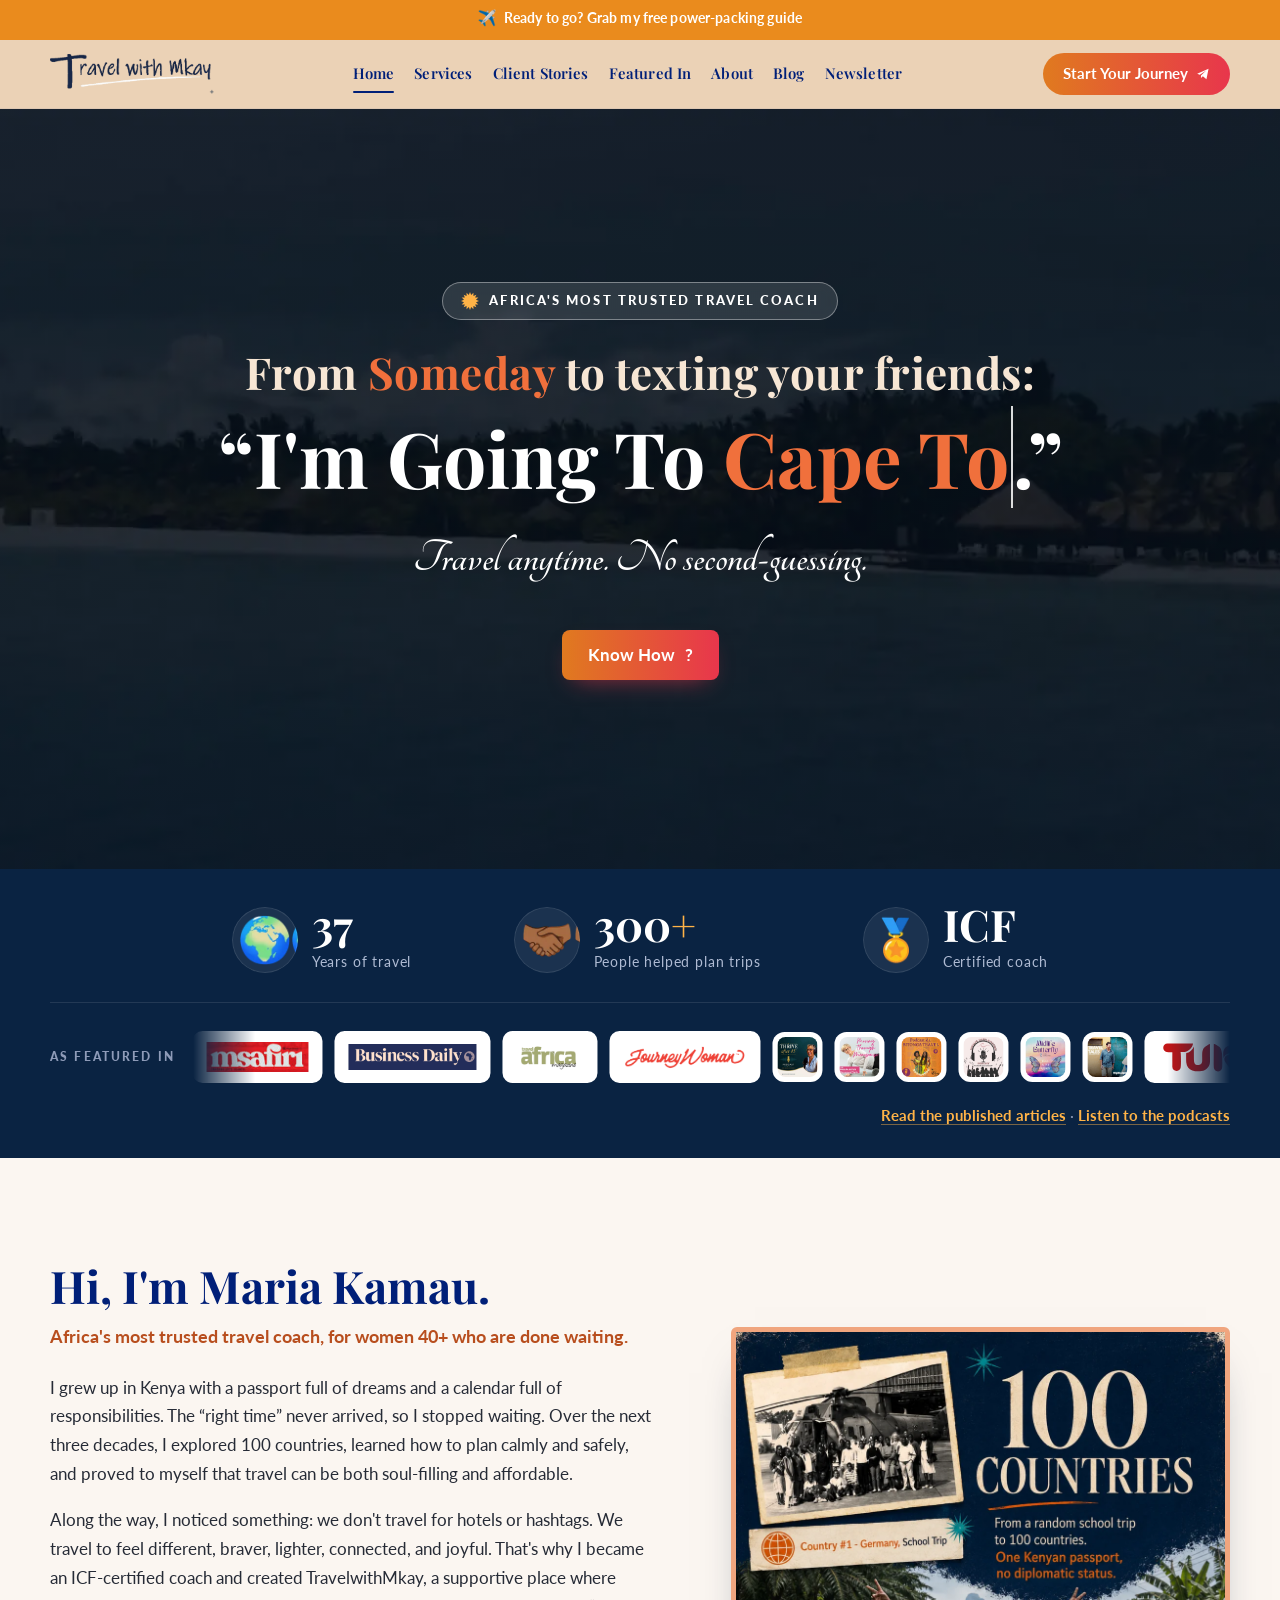
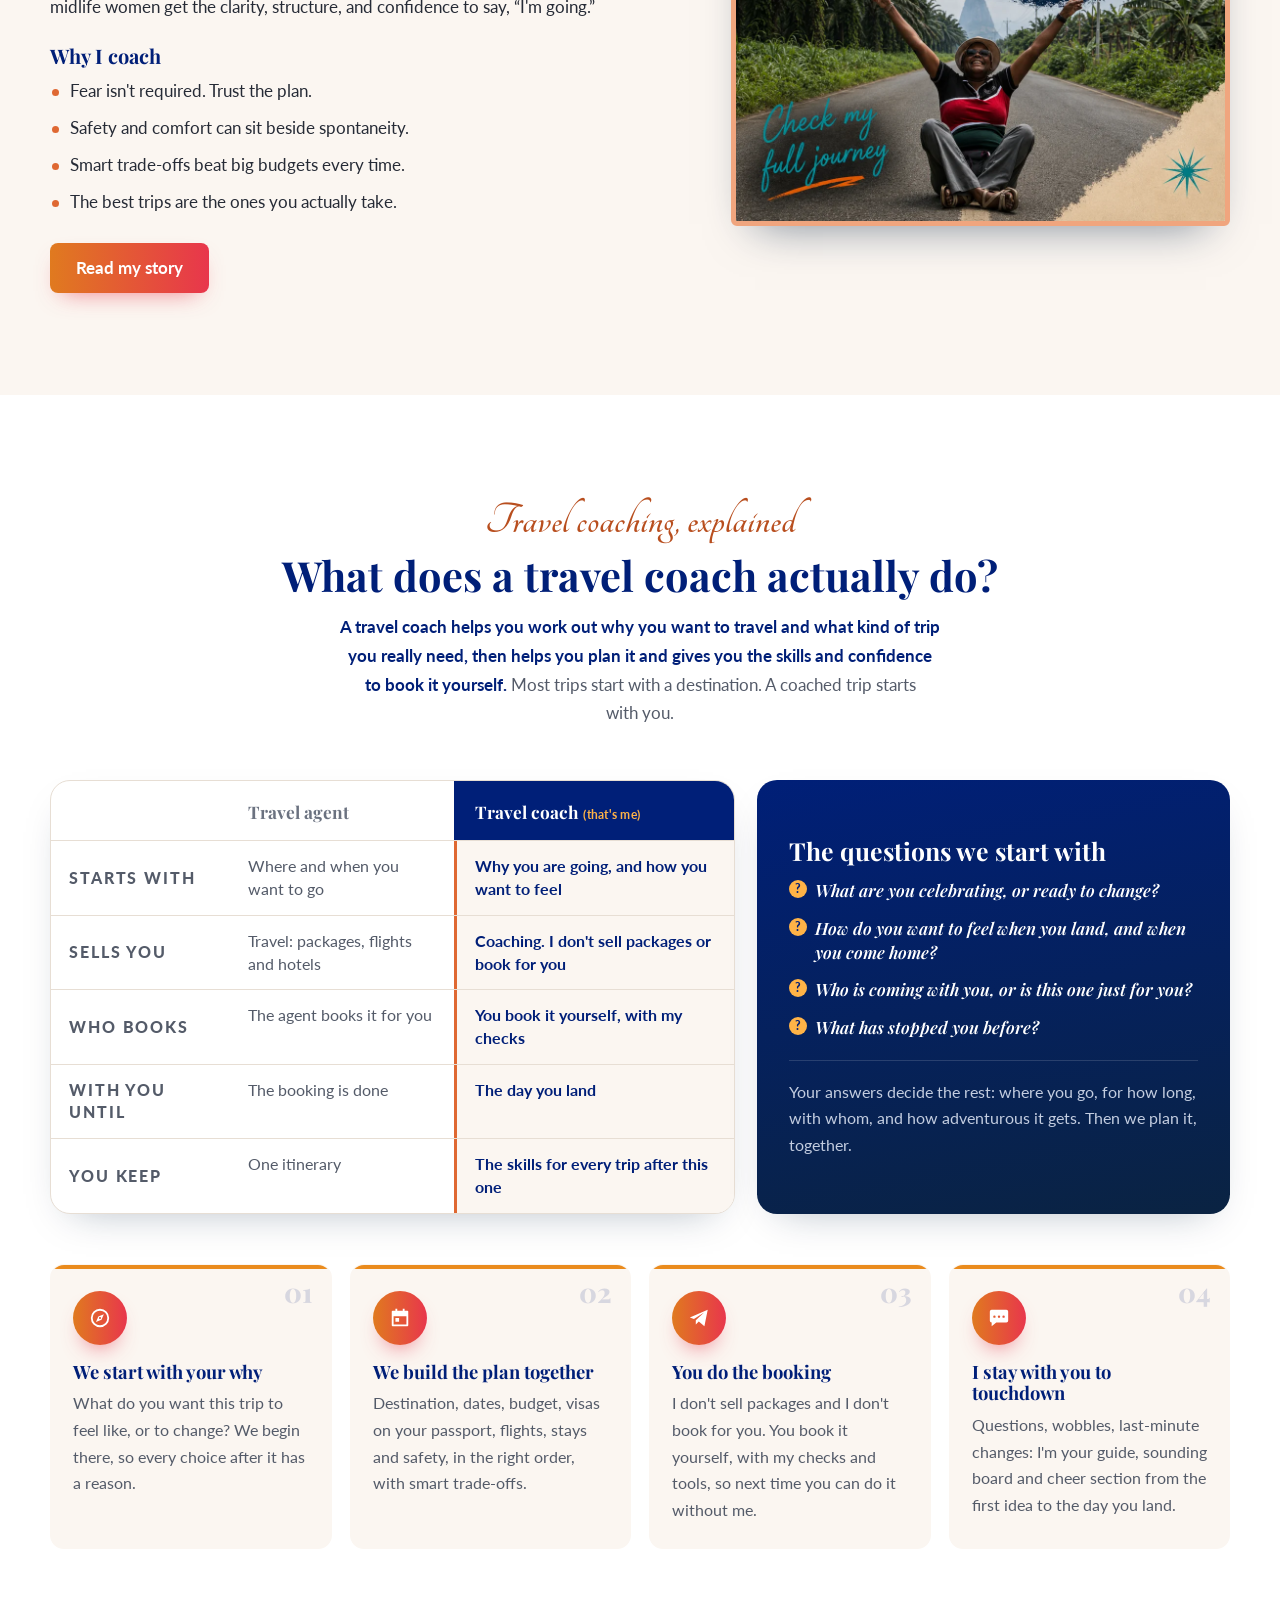
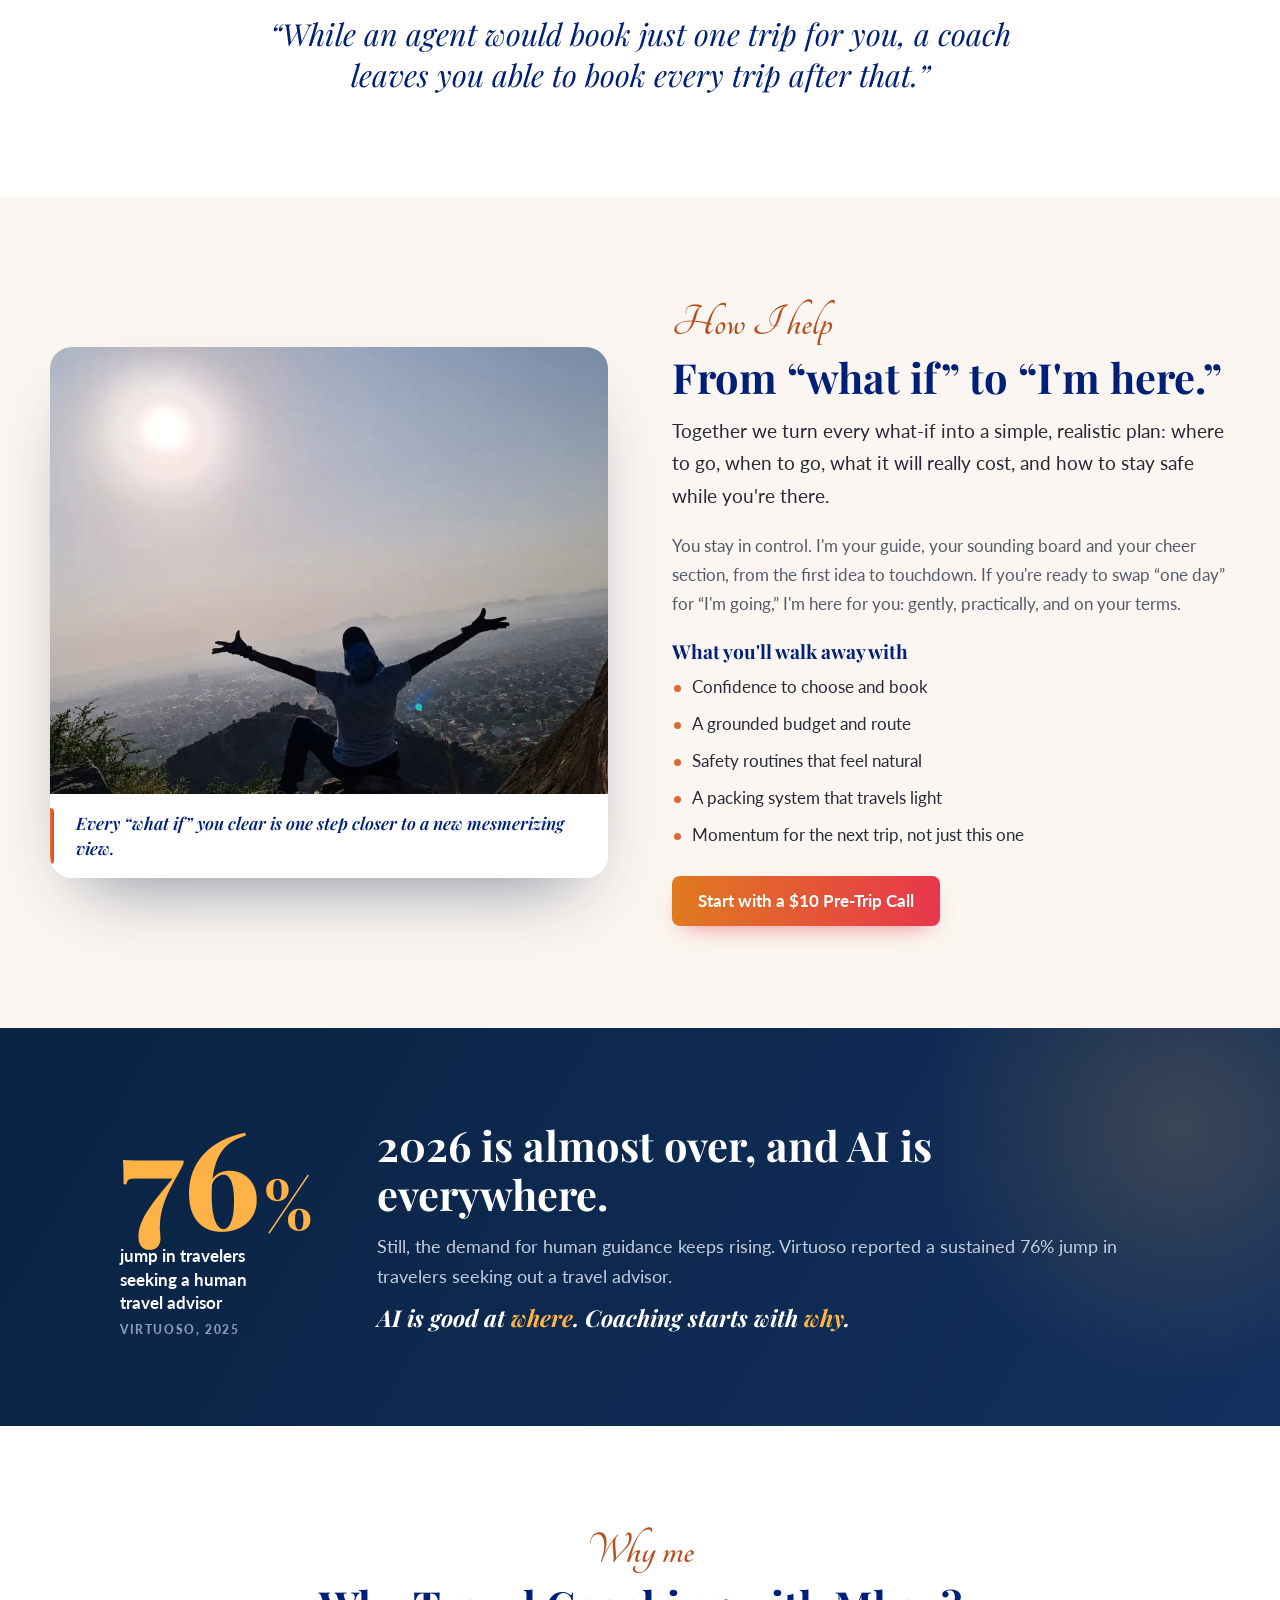
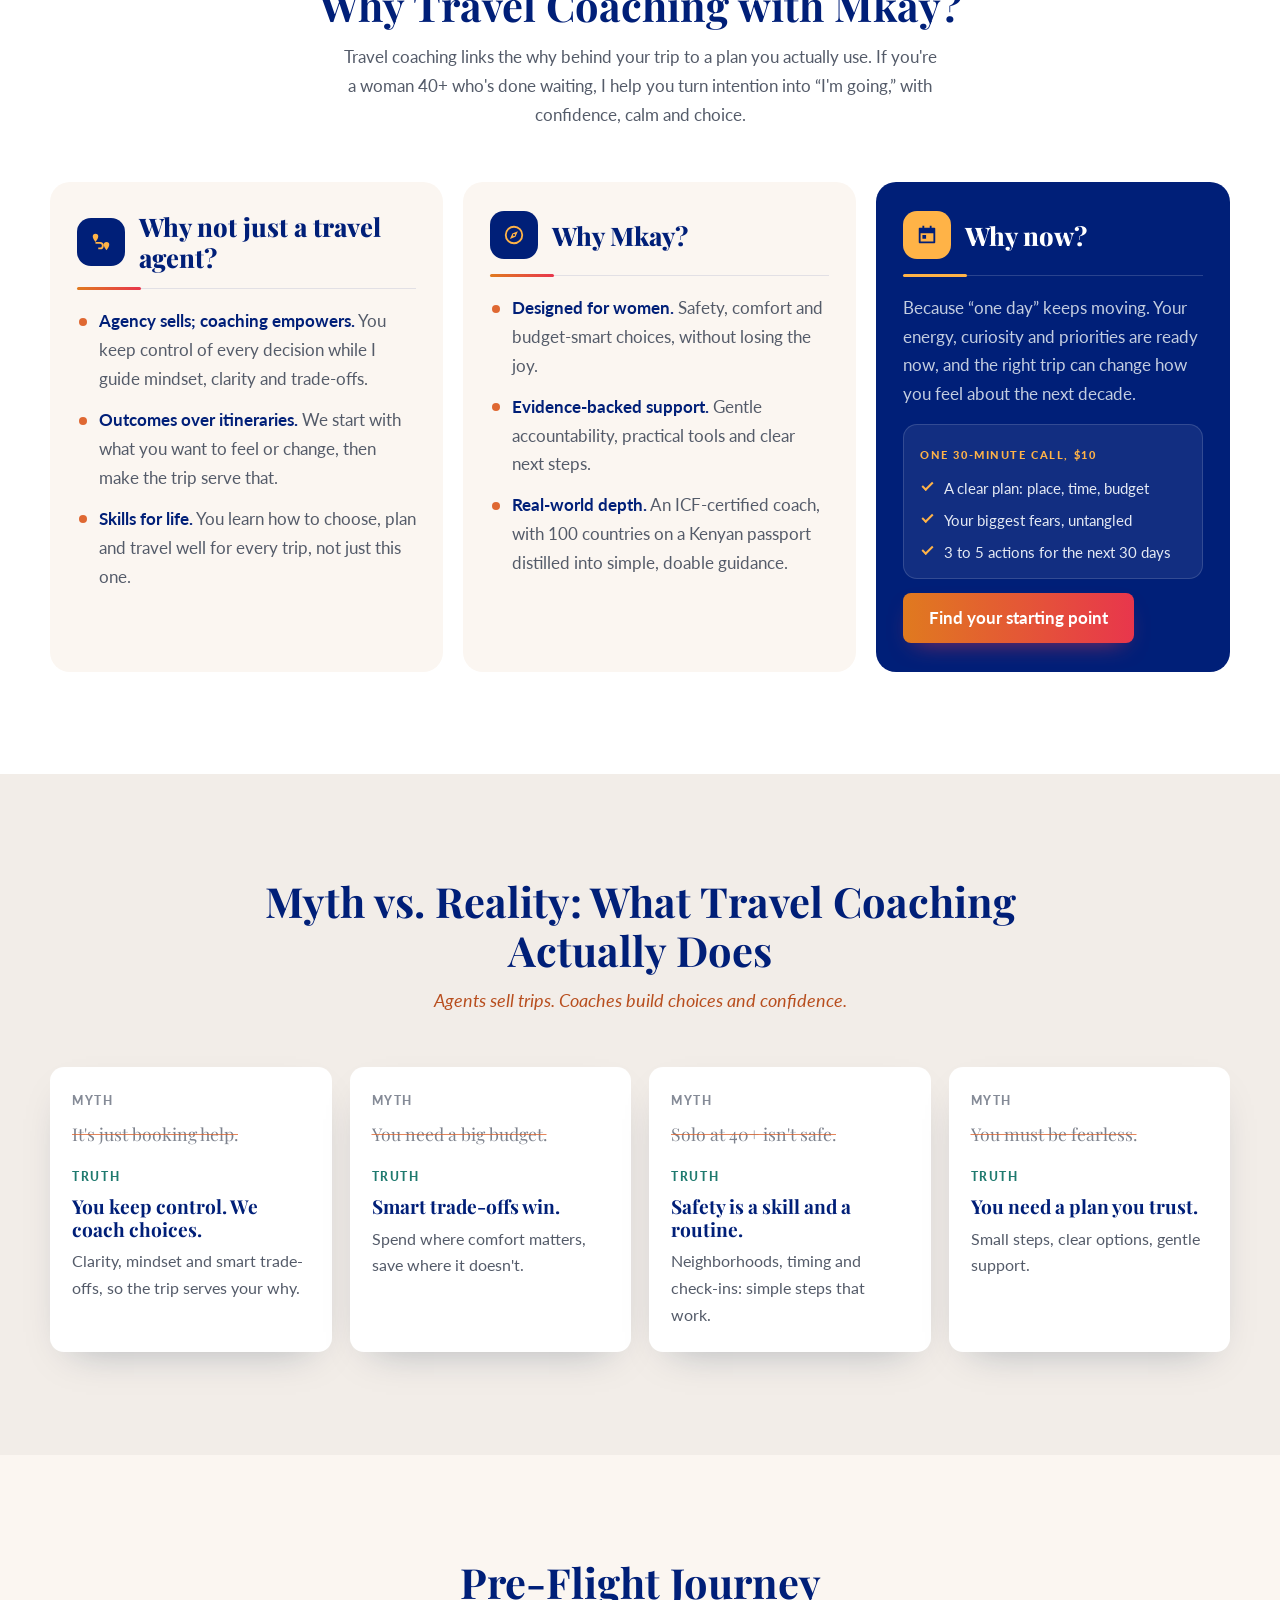
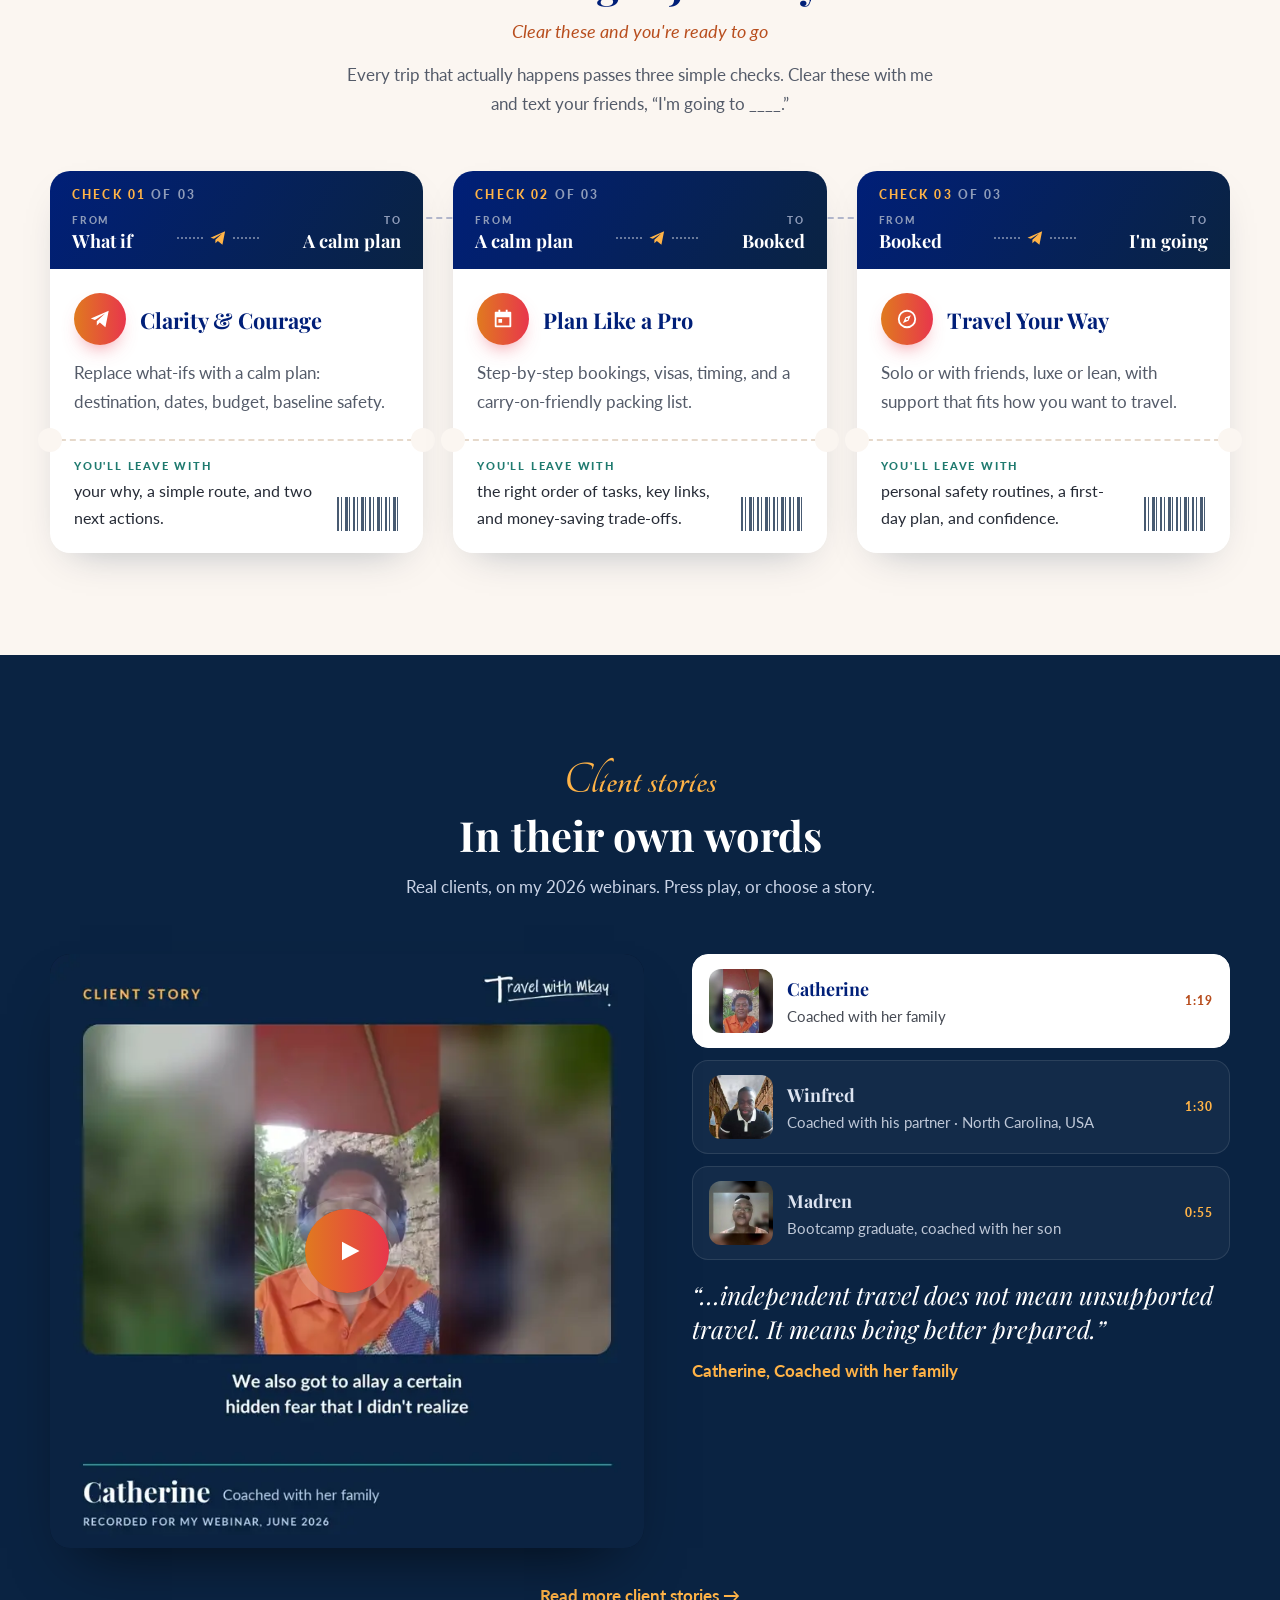
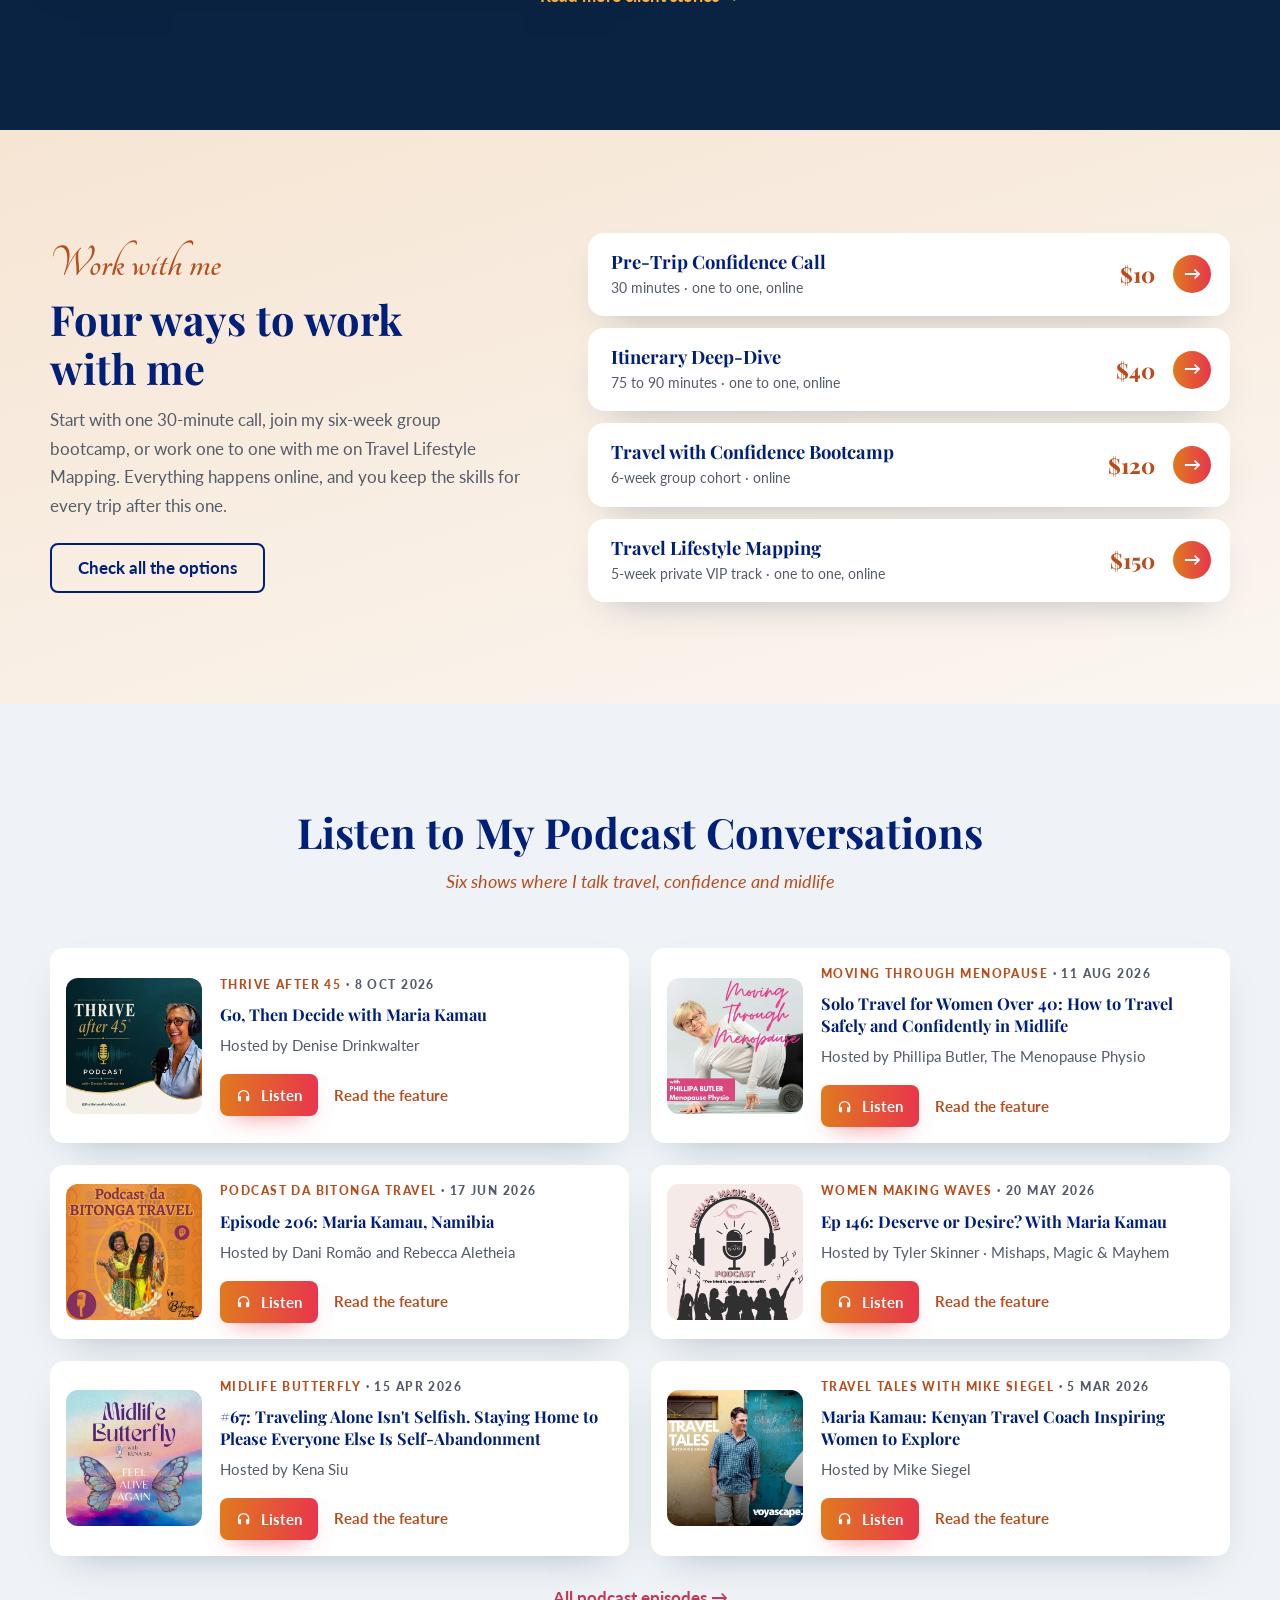
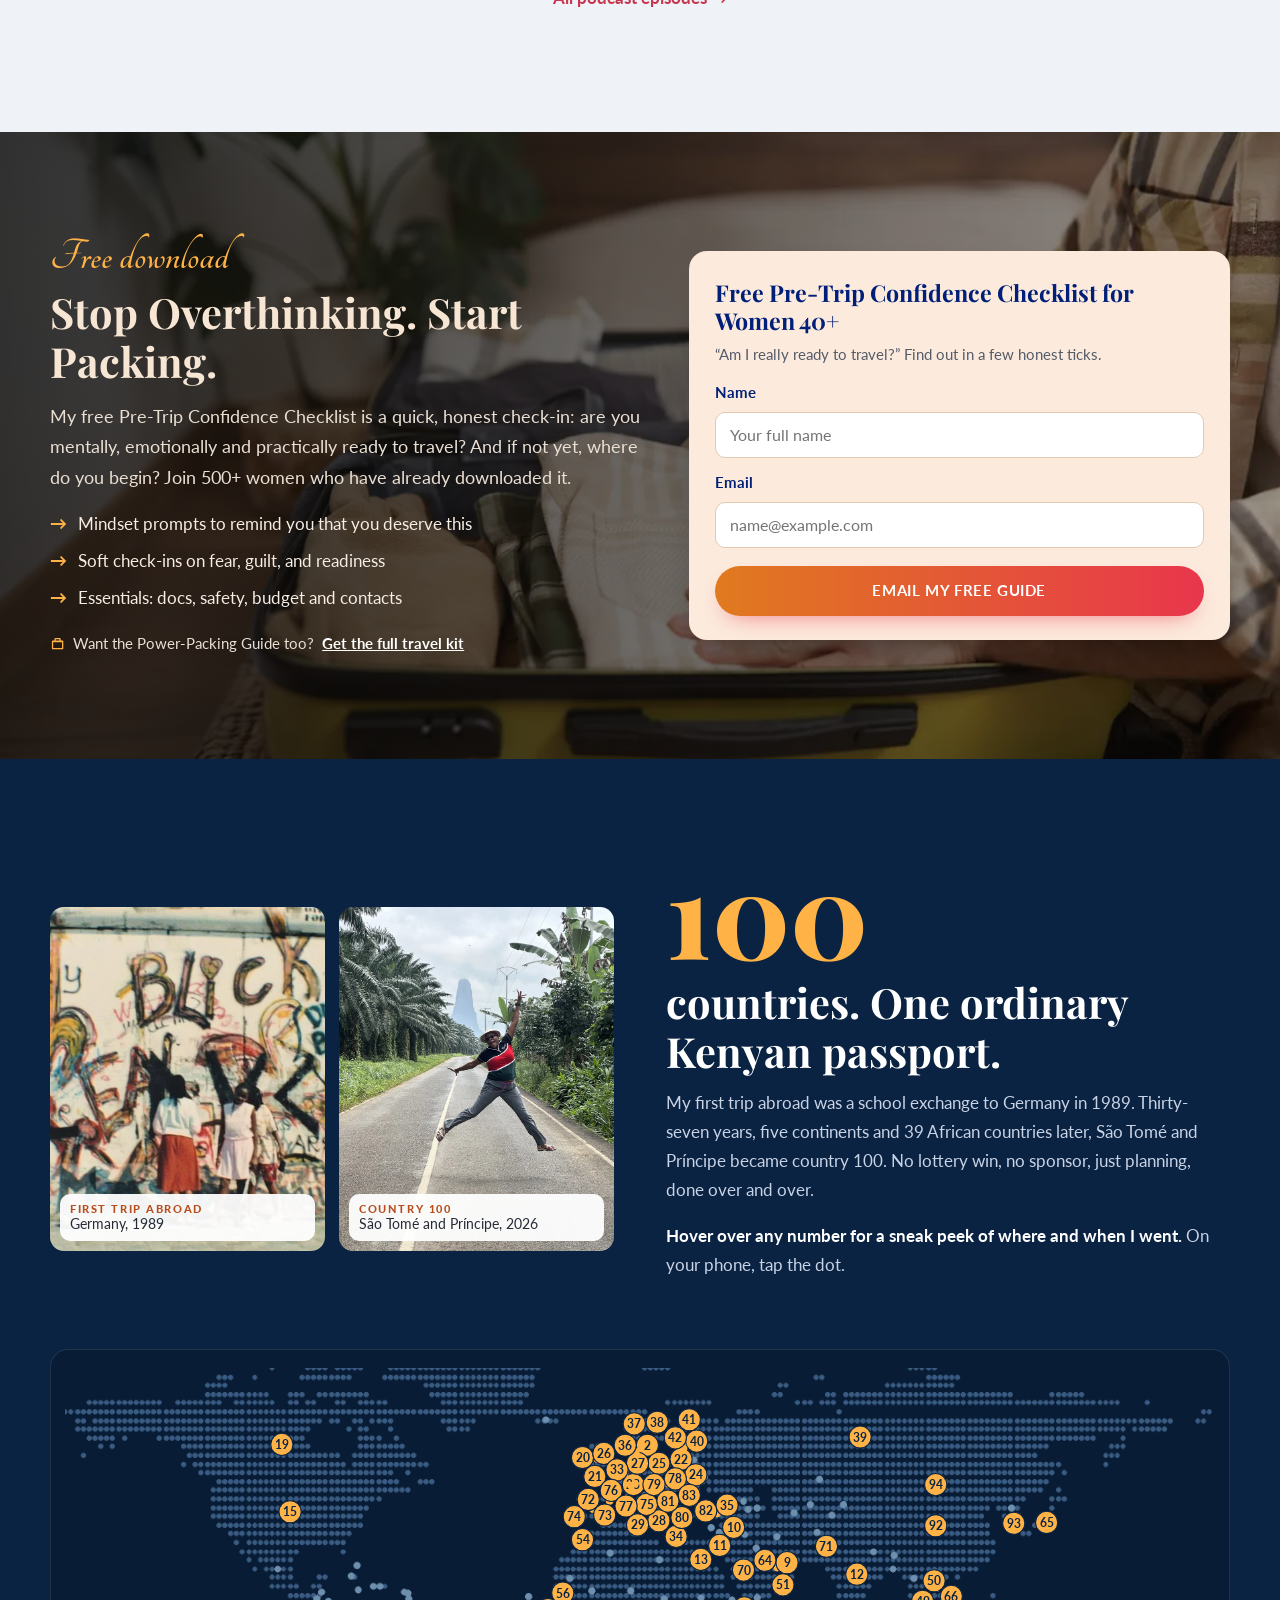
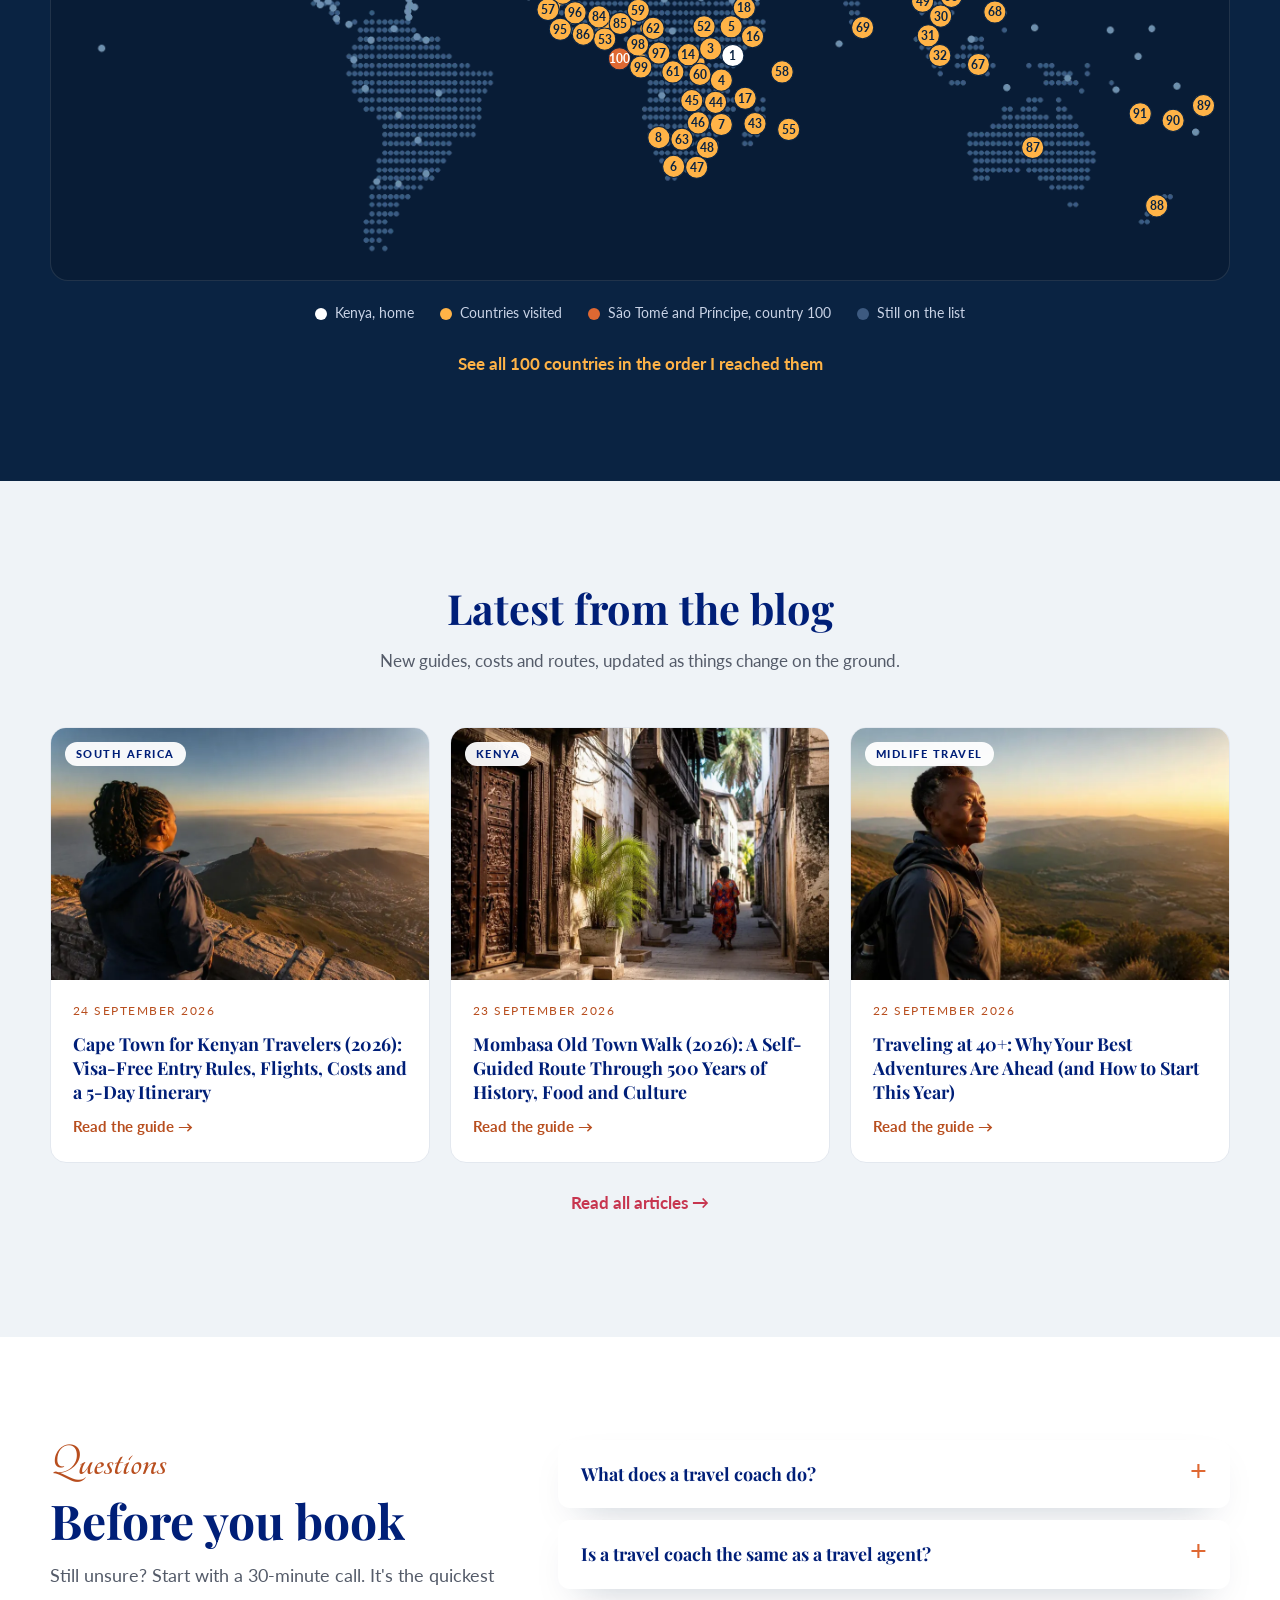
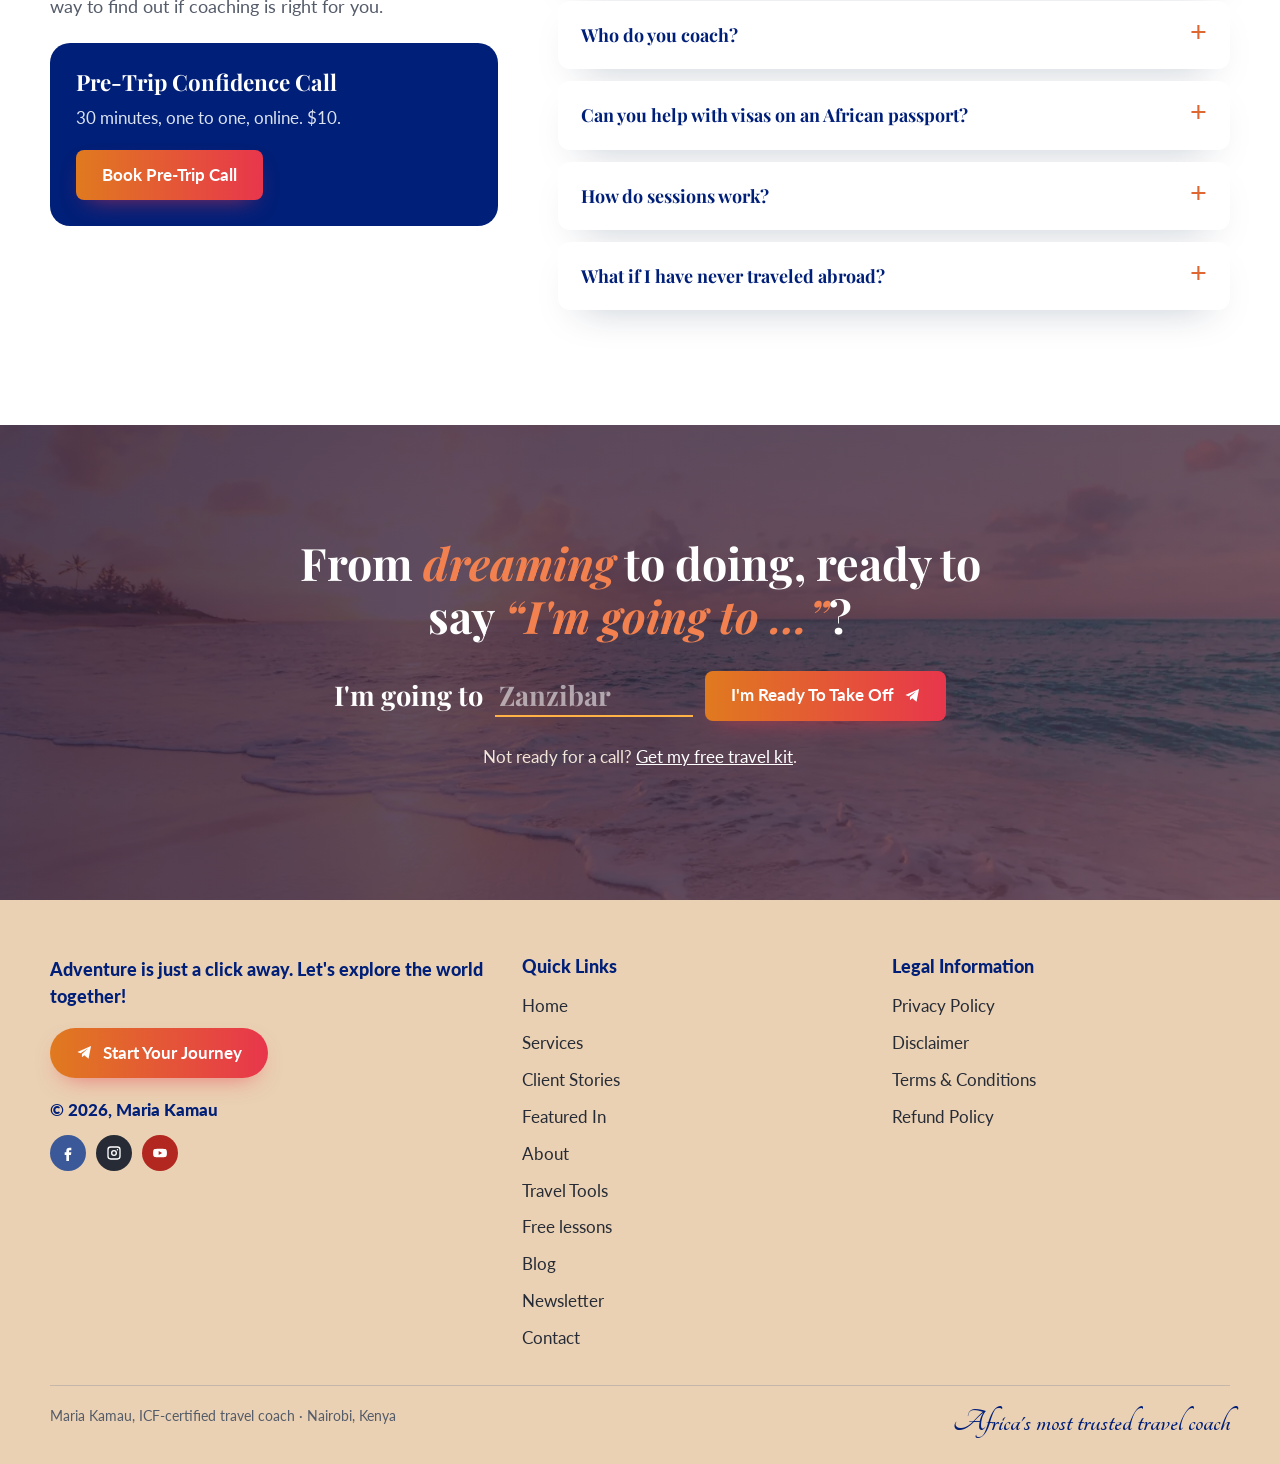
<file: index.html>
<!doctype html>
<html lang="en">
<head>
<meta charset="utf-8">
<meta name="viewport" content="width=device-width, initial-scale=1">
<title>Travel with Mkay | Maria Kamau, Africa's Most Trusted Travel Coach</title>
<meta name="description" content="Maria Kamau has traveled to 100 countries and is an ICF-certified travel coach in Nairobi. From someday to &quot;I'm going&quot;: plan and book your own trips with confidence.">
<meta name="robots" content="noindex, nofollow">
<meta property="og:title" content="Travel with Mkay | Maria Kamau, Africa's Most Trusted Travel Coach">
<meta property="og:description" content="Maria Kamau has traveled to 100 countries and is an ICF-certified travel coach in Nairobi. From someday to &quot;I'm going&quot;: plan and book your own trips with confidence.">
<meta property="og:image" content="https://harryroguecoachteams-cmd.github.io/travelwithmkay-redesign/assets/img/maria-pakistan.webp">
<meta name="theme-color" content="#EAD1B3">
<link rel="icon" href="assets/img/favicon-32x32.png" sizes="32x32">
<link rel="icon" href="assets/img/favicon-192x192.png" sizes="192x192">
<link rel="apple-touch-icon" href="assets/img/favicon-180x180.png">
<link rel="preconnect" href="https://fonts.googleapis.com">
<link rel="preconnect" href="https://fonts.gstatic.com" crossorigin>
<link href="https://fonts.googleapis.com/css2?family=Lato:wght@400;700;900&amp;family=Playfair+Display:ital,wght@0,400..800;1,400..700&amp;family=Tangerine:wght@700&amp;display=swap" rel="stylesheet">
<link rel="stylesheet" href="assets/css/site.css">
<script>document.documentElement.classList.add('js')</script>
<script type="application/ld+json">{"@context": "https://schema.org", "@graph": [{"@type": "Person", "@id": "https://travelwithmkay.co.ke/#maria", "name": "Maria Kamau", "alternateName": "Mkay", "jobTitle": "Travel Coach", "url": "https://travelwithmkay.co.ke/about-us/", "image": "https://harryroguecoachteams-cmd.github.io/travelwithmkay-redesign/assets/img/maria-portrait.webp", "nationality": {"@type": "Country", "name": "Kenya"}, "homeLocation": {"@type": "City", "name": "Nairobi"}, "hasCredential": {"@type": "EducationalOccupationalCredential", "credentialCategory": "certification", "name": "ICF-certified coach", "recognizedBy": {"@type": "Organization", "name": "International Coaching Federation"}}, "knowsAbout": ["Travel planning", "Visas for African passport holders", "Budget travel", "Solo travel for women over 40", "Travel safety", "Africa travel"], "sameAs": ["https://www.instagram.com/Travelwithmkay", "https://www.facebook.com/TravelwithMkay/", "https://www.youtube.com/@travelwithmkay"]}, {"@type": "ProfessionalService", "@id": "https://travelwithmkay.co.ke/#business", "name": "Travel with Mkay", "url": "https://travelwithmkay.co.ke/", "logo": "https://harryroguecoachteams-cmd.github.io/travelwithmkay-redesign/assets/img/logo.png", "founder": {"@id": "https://travelwithmkay.co.ke/#maria"}, "areaServed": "Africa", "address": {"@type": "PostalAddress", "addressLocality": "Nairobi", "addressCountry": "KE"}, "makesOffer": [{"@type": "Offer", "name": "Pre-Trip Confidence Call", "price": "10", "priceCurrency": "USD", "url": "https://travelwithmkay.co.ke/pay-for-coaching-call/?call=confidence"}, {"@type": "Offer", "name": "Itinerary Deep-Dive", "price": "40", "priceCurrency": "USD", "url": "https://travelwithmkay.co.ke/pay-for-coaching-call/?call=itinerary"}, {"@type": "Offer", "name": "Travel with Confidence Bootcamp (6-week group cohort)", "price": "120", "priceCurrency": "USD", "url": "https://travelwithmkay.co.ke/bootcamp-funnel/"}, {"@type": "Offer", "name": "Travel Lifestyle Mapping (5-week private VIP track)", "price": "150", "priceCurrency": "USD", "url": "https://travelwithmkay.co.ke/bootcamp-funnel/"}]}, {"@type": "FAQPage", "mainEntity": [{"@type": "Question", "name": "What does a travel coach do?", "acceptedAnswer": {"@type": "Answer", "text": "A travel coach helps you get clear on why you want to travel and what kind of trip you really need, then helps you plan it: destination, dates, budget, visas, flights and safety. You make the decisions and you do the booking, with my checks. The goal is that you can plan the next trip without me."}}, {"@type": "Question", "name": "Is a travel coach the same as a travel agent?", "acceptedAnswer": {"@type": "Answer", "text": "No. A travel agent sells travel and books it for you, usually from packages. I don't sell packages and I don't book for you. I coach you through the decisions, and you book it yourself with the same tools and checks I have used across 100 countries."}}, {"@type": "Question", "name": "Who do you coach?", "acceptedAnswer": {"@type": "Answer", "text": "Mostly African women over 40 who are done waiting to travel. I also coach families, couples and experienced travelers who want a better system. Clients join from Kenya, from across Africa (South Africa and Chad among them) and from all over the world, including the US and Europe."}}, {"@type": "Question", "name": "Can you help with visas on an African passport?", "acceptedAnswer": {"@type": "Answer", "text": "Yes. Visa rules are one of the most common reasons trips stall. I show you how to check current rules from official sources, which countries are visa-free or e-visa for your passport, and how to prepare a strong application. Nobody can honestly guarantee a visa decision, and I won't pretend to."}}, {"@type": "Question", "name": "How do sessions work?", "acceptedAnswer": {"@type": "Answer", "text": "Everything happens online. Choose a call or the bootcamp, pay securely by card or M-Pesa, then pick a time on my calendar. After a call you get a short written summary and a list of resources."}}, {"@type": "Question", "name": "What if I have never traveled abroad?", "acceptedAnswer": {"@type": "Answer", "text": "That's exactly where many of my clients start. My own first trip abroad was a school exchange in 1989. We begin with what you want to feel, choose an easy first destination, and build your confidence one step at a time."}}]}, {"@type": "WebSite", "url": "https://travelwithmkay.co.ke/", "name": "Travel with Mkay", "publisher": {"@id": "https://travelwithmkay.co.ke/#maria"}}]}</script>
</head>
<body>
<svg width="0" height="0" style="position:absolute" aria-hidden="true">
  <symbol id="i-plane" viewBox="0 0 24 24"><path d="M2 11.5 21.5 3l-3.6 18-6.1-5.1-3.3 3.1v-4.6l9-8.4-11 7.1z"/></symbol>
  <symbol id="i-play" viewBox="0 0 24 24"><path d="M6 4l15 8-15 8z"/></symbol>
  <symbol id="i-star" viewBox="0 0 100 100"><polygon points="50.0,0.0 56.6,16.7 69.1,3.8 68.9,21.7 85.4,14.6 78.3,31.1 96.2,30.9 83.3,43.4 100.0,50.0 83.3,56.6 96.2,69.1 78.3,68.9 85.4,85.4 68.9,78.3 69.1,96.2 56.6,83.3 50.0,100.0 43.4,83.3 30.9,96.2 31.1,78.3 14.6,85.4 21.7,68.9 3.8,69.1 16.7,56.6 0.0,50.0 16.7,43.4 3.8,30.9 21.7,31.1 14.6,14.6 31.1,21.7 30.9,3.8 43.4,16.7"/></symbol>
  <symbol id="i-chat" viewBox="0 0 24 24"><path d="M4 3h16a2 2 0 0 1 2 2v10a2 2 0 0 1-2 2H9l-5 4v-4H4a2 2 0 0 1-2-2V5a2 2 0 0 1 2-2zm3 6.2a1.3 1.3 0 1 0 0 2.6 1.3 1.3 0 0 0 0-2.6zm5 0a1.3 1.3 0 1 0 0 2.6 1.3 1.3 0 0 0 0-2.6zm5 0a1.3 1.3 0 1 0 0 2.6 1.3 1.3 0 0 0 0-2.6z"/></symbol>
  <symbol id="i-calendar" viewBox="0 0 24 24"><path d="M7 2h2v2h6V2h2v2h3a1 1 0 0 1 1 1v15a1 1 0 0 1-1 1H4a1 1 0 0 1-1-1V5a1 1 0 0 1 1-1h3zm-2 8v9h14v-9zm2 2h4v4H7z"/></symbol>
  <symbol id="i-compass" viewBox="0 0 24 24"><path d="M12 2a10 10 0 1 1 0 20 10 10 0 0 1 0-20zm0 2a8 8 0 1 0 0 16 8 8 0 0 0 0-16zm4.2 3.8-2.6 6-6 2.6 2.6-6zm-4.2 3a1.2 1.2 0 1 0 0 2.4 1.2 1.2 0 0 0 0-2.4z"/></symbol>
  <symbol id="i-headphones" viewBox="0 0 24 24"><path d="M12 3a9 9 0 0 0-9 9v6a3 3 0 0 0 3 3h2v-8H5v-1a7 7 0 0 1 14 0v1h-3v8h2a3 3 0 0 0 3-3v-6a9 9 0 0 0-9-9z"/></symbol>
  <symbol id="i-list" viewBox="0 0 24 24"><path d="M4 5h2v2H4zm4 0h12v2H8zM4 11h2v2H4zm4 0h12v2H8zm-4 6h2v2H4zm4 0h12v2H8z"/></symbol>
  <symbol id="i-bag" viewBox="0 0 24 24"><path d="M9 3h6a2 2 0 0 1 2 2v2h3a1 1 0 0 1 1 1v12a1 1 0 0 1-1 1H4a1 1 0 0 1-1-1V8a1 1 0 0 1 1-1h3V5a2 2 0 0 1 2-2zm0 4h6V5H9zm-4 3v9h14v-9z"/></symbol>
  <symbol id="i-flight" viewBox="0 0 24 24"><path d="M21 15.5v-2l-8-5V3.5a1.5 1.5 0 0 0-3 0V8.5l-8 5v2l8-2.5V18l-2 1.5V21l3.5-1 3.5 1v-1.5L13 18v-5z"/></symbol>
  <symbol id="i-sim" viewBox="0 0 24 24"><path d="M7 2h7l5 5v13a2 2 0 0 1-2 2H7a2 2 0 0 1-2-2V4a2 2 0 0 1 2-2zm1 9v7h8v-7zm2 2h4v3h-4z"/></symbol>
  <symbol id="i-bed" viewBox="0 0 24 24"><path d="M3 6h2v7h6V8h7a3 3 0 0 1 3 3v8h-2v-3H5v3H3zm5 1a2.5 2.5 0 1 1 0 5 2.5 2.5 0 0 1 0-5z"/></symbol>
  <symbol id="i-ticket" viewBox="0 0 24 24"><path d="M3 6h18v4a2 2 0 0 0 0 4v4H3v-4a2 2 0 0 0 0-4zm10 2v2h2V8zm0 4v2h2v-2zm0 4v2h2v-2z"/></symbol>
  <symbol id="i-shield" viewBox="0 0 24 24"><path d="M12 2 4 5v6c0 5 3.4 9.7 8 11 4.6-1.3 8-6 8-11V5zm-1.2 14.2L7 12.4l1.4-1.4 2.4 2.4 4.8-4.8 1.4 1.4z"/></symbol>
  <symbol id="i-route" viewBox="0 0 24 24"><path d="M6 3a3 3 0 0 1 3 3c0 2.2-3 6-3 6S3 8.2 3 6a3 3 0 0 1 3-3zm12 9a3 3 0 0 1 3 3c0 2.2-3 6-3 6s-3-3.8-3-6a3 3 0 0 1 3-3zM6 14h5a2 2 0 0 1 0 4H9v2h2a4 4 0 0 0 0-8H6z"/></symbol>
  <symbol id="i-car" viewBox="0 0 24 24"><path d="M5 11l1.5-4.5A2 2 0 0 1 8.4 5h7.2a2 2 0 0 1 1.9 1.5L19 11a2 2 0 0 1 2 2v5h-2v2h-3v-2H8v2H5v-2H3v-5a2 2 0 0 1 2-2zm2.2 0h9.6l-1-3H8.2zM7 13.5a1.5 1.5 0 1 0 0 3 1.5 1.5 0 0 0 0-3zm10 0a1.5 1.5 0 1 0 0 3 1.5 1.5 0 0 0 0-3z"/></symbol>
  <symbol id="i-fb" viewBox="0 0 24 24"><path d="M14 8h3V4h-3c-2.8 0-4.5 1.8-4.5 4.6V11H7v4h2.5v9h4v-9h3l.5-4h-3.5V9c0-.6.4-1 1-1z"/></symbol>
  <symbol id="i-ig" viewBox="0 0 24 24"><path d="M7 2h10a5 5 0 0 1 5 5v10a5 5 0 0 1-5 5H7a5 5 0 0 1-5-5V7a5 5 0 0 1 5-5zm0 2a3 3 0 0 0-3 3v10a3 3 0 0 0 3 3h10a3 3 0 0 0 3-3V7a3 3 0 0 0-3-3zm5 3.5a4.5 4.5 0 1 1 0 9 4.5 4.5 0 0 1 0-9zm0 2a2.5 2.5 0 1 0 0 5 2.5 2.5 0 0 0 0-5zm5.2-3.4a1.1 1.1 0 1 1 0 2.2 1.1 1.1 0 0 1 0-2.2z"/></symbol>
  <symbol id="i-yt" viewBox="0 0 24 24"><path d="M22 8.2a3 3 0 0 0-2.1-2.1C18 5.6 12 5.6 12 5.6s-6 0-7.9.5A3 3 0 0 0 2 8.2 31 31 0 0 0 1.6 12 31 31 0 0 0 2 15.8a3 3 0 0 0 2.1 2.1c1.9.5 7.9.5 7.9.5s6 0 7.9-.5a3 3 0 0 0 2.1-2.1c.3-1.3.4-2.5.4-3.8s-.1-2.5-.4-3.8zM10 15V9l5.2 3z"/></symbol>
</svg>
<a class="skip" href="#main">Skip to content</a>
<div class="topbar"><a href="https://travelwithmkay.co.ke/travel-kit/"><img class="tb-emoji" src="assets/img/emoji/airplane-still.png" width="20" height="20" alt=""> Ready to go? Grab my free power-packing guide</a></div>
<header class="site-header">
  <div class="wrap">
    <a class="logo" href="index.html"><img src="assets/img/logo.png" width="897" height="219" alt="Travel with Mkay"></a>
    <button class="menu-toggle" aria-expanded="false" aria-controls="site-nav" aria-label="Menu"><span></span><span></span><span></span></button>
    <nav class="nav" id="site-nav" aria-label="Main">
      <a href="index.html" aria-current="page">Home</a>
      <a href="coaching.html">Services</a>
      <a href="stories.html">Client Stories</a>
      <a href="podcasts.html">Featured In</a>
      <a href="about.html">About</a>
      <a href="https://travelwithmkay.co.ke/blogs/">Blog</a>
      <a href="https://travelwithmkay.co.ke/newsletter/">Newsletter</a>
      <a class="btn btn-grad btn-pill nav-cta" href="coaching.html#options">Start Your Journey <svg class="icon i-plane" aria-hidden="true"><use href="#i-plane"/></svg></a>
    </nav>
  </div>
</header>
<main id="main">
<section class="hero" style="background-image:url(assets/img/hero-poster.webp)">
  <video autoplay muted loop playsinline preload="auto" poster="assets/img/hero-poster.webp" aria-hidden="true"><source src="assets/video/hero.mp4" type="video/mp4"></video>
  <div class="wrap">
    <span class="badge-trust"><svg class="icon i-star" aria-hidden="true"><use href="#i-star"/></svg> Africa's most trusted travel coach</span>
    <h1>
      <span class="l1">From <span class="accent">Someday</span> to texting your friends:</span>
      <span class="l2">“I'm Going To <span class="typed" data-words="Zanzibar|Cape Town|Marrakesh|Paris|Mauritius|Japan|Dubai">Zanzibar</span>.”</span>
    </h1>
    <p class="tagline">Travel anytime. No second-guessing.</p>
    <div class="hero-actions">
      <a class="btn btn-grad" href="#what-a-coach-does">Know How <b aria-hidden="true">?</b></a>
    </div>
  </div>
</section>

<section class="cred" aria-label="At a glance">
  <div class="wrap">
    <div class="stats">
      <div class="stat"><span class="emo-s" aria-hidden="true" style="--n:81;--d:4455ms;--loops:1;background-image:url(assets/img/emoji/globe-africa-strip.webp)"></span><div><b>37</b><span>Years of travel</span></div></div>
      <div class="stat"><span class="emo-s" aria-hidden="true" style="--n:36;--d:2340ms;--loops:2;background-image:url(assets/img/emoji/handshake-strip.webp)"></span><div><b>300<em>+</em></b><span>People helped plan trips</span></div></div>
      <div class="stat"><span class="emo-s" aria-hidden="true" style="--n:50;--d:3000ms;--loops:1;background-image:url(assets/img/emoji/medal-strip.webp)"></span><div><b>ICF</b><span>Certified coach</span></div></div>
    </div>
    <div class="press"><span>As featured in</span>
      <div class="marquee"><div class="marquee-track"><a href="https://www.tuko.co.ke/people/639333-kenyan-woman-travels-100-countries-spents-ksh-500k-visa-costs/" aria-label="TUKO"><img src="assets/img/press/tuko-logo.svg" alt="TUKO" loading="lazy"></a><a href="https://travelwithmkay.co.ke/as-seen-in/" aria-label="Kenya Airways Msafiri"><img src="assets/img/press/msafiri.png" alt="Kenya Airways Msafiri" loading="lazy"></a><a href="https://www.businessdailyafrica.com/bd/lifestyle/travel/four-globetrotters-travels-to-10-plus-countries-this-year-4859604" aria-label="Business Daily"><img src="assets/img/press/business-daily.png" alt="Business Daily" loading="lazy"></a><a href="https://www.flipsnack.com/travelafrica/travel-africa-issue-102-november-23-january-24-sample/full-view.html" aria-label="Travel Africa Magazine"><img src="assets/img/press/travel-africa.png" alt="Travel Africa Magazine" loading="lazy"></a><a href="https://journeywoman.com/destinations/africa/milestone-birthday-celebrating-my-50th-with-a-hot-air-balloon-safari-in-namibia/" aria-label="JourneyWoman"><img src="assets/img/press/journeywoman.png" alt="JourneyWoman" loading="lazy"></a><a class="pod" href="https://travelwithmkay.co.ke/travel-podcasts/thrive-after-45-podcast-maria-kamau/" aria-label="Thrive After 45 podcast"><img src="assets/img/podcasts/thrive-after-45.webp" alt="Thrive After 45" loading="lazy"></a><a class="pod" href="https://travelwithmkay.co.ke/travel-podcasts/moving-through-menopause-podcast-maria-kamau/" aria-label="Moving Through Menopause podcast"><img src="assets/img/podcasts/moving-through-menopause.webp" alt="Moving Through Menopause" loading="lazy"></a><a class="pod" href="https://travelwithmkay.co.ke/travel-podcasts/bitonga-travel-podcast-maria-kamau/" aria-label="Podcast da Bitonga Travel podcast"><img src="assets/img/podcasts/bitonga-travel.webp" alt="Podcast da Bitonga Travel" loading="lazy"></a><a class="pod" href="https://travelwithmkay.co.ke/women-making-waves-podcast-maria-kamau/" aria-label="Women Making Waves podcast"><img src="assets/img/podcasts/women-making-waves.webp" alt="Women Making Waves" loading="lazy"></a><a class="pod" href="https://travelwithmkay.co.ke/midlife-butterfly-podcast-maria-kamau/" aria-label="Midlife Butterfly podcast"><img src="assets/img/podcasts/midlife-butterfly.webp" alt="Midlife Butterfly" loading="lazy"></a><a class="pod" href="https://travelwithmkay.co.ke/travel-tales-podcast/" aria-label="Travel Tales with Mike Siegel podcast"><img src="assets/img/podcasts/travel-tales.webp" alt="Travel Tales with Mike Siegel" loading="lazy"></a><a class="dup" tabindex="-1" aria-hidden="true" href="https://www.tuko.co.ke/people/639333-kenyan-woman-travels-100-countries-spents-ksh-500k-visa-costs/" aria-label="TUKO"><img src="assets/img/press/tuko-logo.svg" alt="TUKO" loading="lazy"></a><a class="dup" tabindex="-1" aria-hidden="true" href="https://travelwithmkay.co.ke/as-seen-in/" aria-label="Kenya Airways Msafiri"><img src="assets/img/press/msafiri.png" alt="Kenya Airways Msafiri" loading="lazy"></a><a class="dup" tabindex="-1" aria-hidden="true" href="https://www.businessdailyafrica.com/bd/lifestyle/travel/four-globetrotters-travels-to-10-plus-countries-this-year-4859604" aria-label="Business Daily"><img src="assets/img/press/business-daily.png" alt="Business Daily" loading="lazy"></a><a class="dup" tabindex="-1" aria-hidden="true" href="https://www.flipsnack.com/travelafrica/travel-africa-issue-102-november-23-january-24-sample/full-view.html" aria-label="Travel Africa Magazine"><img src="assets/img/press/travel-africa.png" alt="Travel Africa Magazine" loading="lazy"></a><a class="dup" tabindex="-1" aria-hidden="true" href="https://journeywoman.com/destinations/africa/milestone-birthday-celebrating-my-50th-with-a-hot-air-balloon-safari-in-namibia/" aria-label="JourneyWoman"><img src="assets/img/press/journeywoman.png" alt="JourneyWoman" loading="lazy"></a><a class="dup pod" tabindex="-1" aria-hidden="true" href="https://travelwithmkay.co.ke/travel-podcasts/thrive-after-45-podcast-maria-kamau/" aria-label="Thrive After 45 podcast"><img src="assets/img/podcasts/thrive-after-45.webp" alt="Thrive After 45" loading="lazy"></a><a class="dup pod" tabindex="-1" aria-hidden="true" href="https://travelwithmkay.co.ke/travel-podcasts/moving-through-menopause-podcast-maria-kamau/" aria-label="Moving Through Menopause podcast"><img src="assets/img/podcasts/moving-through-menopause.webp" alt="Moving Through Menopause" loading="lazy"></a><a class="dup pod" tabindex="-1" aria-hidden="true" href="https://travelwithmkay.co.ke/travel-podcasts/bitonga-travel-podcast-maria-kamau/" aria-label="Podcast da Bitonga Travel podcast"><img src="assets/img/podcasts/bitonga-travel.webp" alt="Podcast da Bitonga Travel" loading="lazy"></a><a class="dup pod" tabindex="-1" aria-hidden="true" href="https://travelwithmkay.co.ke/women-making-waves-podcast-maria-kamau/" aria-label="Women Making Waves podcast"><img src="assets/img/podcasts/women-making-waves.webp" alt="Women Making Waves" loading="lazy"></a><a class="dup pod" tabindex="-1" aria-hidden="true" href="https://travelwithmkay.co.ke/midlife-butterfly-podcast-maria-kamau/" aria-label="Midlife Butterfly podcast"><img src="assets/img/podcasts/midlife-butterfly.webp" alt="Midlife Butterfly" loading="lazy"></a><a class="dup pod" tabindex="-1" aria-hidden="true" href="https://travelwithmkay.co.ke/travel-tales-podcast/" aria-label="Travel Tales with Mike Siegel podcast"><img src="assets/img/podcasts/travel-tales.webp" alt="Travel Tales with Mike Siegel" loading="lazy"></a></div></div>
    </div>
    <p class="press-more"><a href="podcasts.html#articles">Read the published articles</a><span aria-hidden="true"> · </span><a href="podcasts.html#podcasts">Listen to the podcasts</a></p>
  </div>
</section>

<section class="section bg-cream2" aria-labelledby="intro-title">
  <div class="wrap intro">
    <div>
      <h2 id="intro-title">Hi, I'm Maria Kamau.</h2>
      <p class="sub">Africa's most trusted travel coach, for women 40+ who are done waiting.</p>
      <p>I grew up in Kenya with a passport full of dreams and a calendar full of responsibilities. The “right time” never arrived, so I stopped waiting. Over the next three decades, I explored 100 countries, learned how to plan calmly and safely, and proved to myself that travel can be both soul-filling and affordable.</p>
      <p>Along the way, I noticed something: we don't travel for hotels or hashtags. We travel to feel different, braver, lighter, connected, and joyful. That's why I became an ICF-certified coach and created TravelwithMkay, a supportive place where midlife women get the clarity, structure, and confidence to say, “I'm going.”</p>
      <h3 class="why-coach">Why I coach</h3>
      <ul class="ticks">
        <li>Fear isn't required. Trust the plan.</li>
        <li>Safety and comfort can sit beside spontaneity.</li>
        <li>Smart trade-offs beat big budgets every time.</li>
        <li>The best trips are the ones you actually take.</li>
      </ul>
      <a class="btn btn-grad" style="margin-top:18px" href="about.html">Read my story</a>
    </div>
    <a class="frame frame-poster" href="#map" aria-label="See all 100 countries on my map"><img src="assets/img/country-100-poster.webp" width="1000" height="1000" alt="My 100 countries poster: from a random school trip to Germany, country number 1, to São Tomé and Príncipe, on one Kenyan passport"></a>
  </div>
</section>

<section class="section bg-white" id="what-a-coach-does" aria-labelledby="job-title">
  <div class="wrap">
    <div class="head"><span class="kicker">Travel coaching, explained</span><h2 id="job-title">What does a travel coach actually do?</h2>
      <p class="lead"><b class="define">A travel coach helps you work out why you want to travel and what kind of trip you really need, then helps you plan it and gives you the skills and confidence to book it yourself.</b> Most trips start with a destination. A coached trip starts with&nbsp;you.</p></div>
    <div class="cmp-wrap">
      <div class="cmp" role="table" aria-label="Travel agent compared with a travel coach">
        <div class="cmp-row cmp-head" role="row"><span class="cmp-k" role="columnheader"><span class="sr-only">Compare</span></span><span class="cmp-a" role="columnheader">Travel agent</span><span class="cmp-c" role="columnheader">Travel coach <small>(that's me)</small></span></div>
        <div class="cmp-row" role="row"><span class="cmp-k" role="rowheader">Starts with</span><span class="cmp-a" role="cell">Where and when you want to go</span><span class="cmp-c" role="cell">Why you are going, and how you want to feel</span></div><div class="cmp-row" role="row"><span class="cmp-k" role="rowheader">Sells you</span><span class="cmp-a" role="cell">Travel: packages, flights and hotels</span><span class="cmp-c" role="cell">Coaching. I don't sell packages or book for you</span></div><div class="cmp-row" role="row"><span class="cmp-k" role="rowheader">Who books</span><span class="cmp-a" role="cell">The agent books it for you</span><span class="cmp-c" role="cell">You book it yourself, with my checks</span></div><div class="cmp-row" role="row"><span class="cmp-k" role="rowheader">With you until</span><span class="cmp-a" role="cell">The booking is done</span><span class="cmp-c" role="cell">The day you land</span></div><div class="cmp-row" role="row"><span class="cmp-k" role="rowheader">You keep</span><span class="cmp-a" role="cell">One itinerary</span><span class="cmp-c" role="cell">The skills for every trip after this one</span></div>
      </div>
      <aside class="cmp-q" aria-labelledby="q-title">
        <h3 id="q-title">The questions we start with</h3>
        <ul><li>What are you celebrating, or ready to change?</li><li>How do you want to feel when you land, and when you come home?</li><li>Who is coming with you, or is this one just for you?</li><li>What has stopped you before?</li></ul>
        <p>Your answers decide the rest: where you go, for how long, with whom, and how adventurous it gets. Then we plan it, together.</p>
      </aside>
    </div>
    <div class="jobs"><article class="job"><span class="n">01</span><div class="jicon"><svg class="icon i-compass" aria-hidden="true"><use href="#i-compass"/></svg></div><h3>We start with your why</h3><p>What do you want this trip to feel like, or to change? We begin there, so every choice after it has a reason.</p></article><article class="job"><span class="n">02</span><div class="jicon"><svg class="icon i-calendar" aria-hidden="true"><use href="#i-calendar"/></svg></div><h3>We build the plan together</h3><p>Destination, dates, budget, visas on your passport, flights, stays and safety, in the right order, with smart trade-offs.</p></article><article class="job"><span class="n">03</span><div class="jicon"><svg class="icon i-plane" aria-hidden="true"><use href="#i-plane"/></svg></div><h3>You do the booking</h3><p>I don't sell packages and I don't book for you. You book it yourself, with my checks and tools, so next time you can do it without me.</p></article><article class="job"><span class="n">04</span><div class="jicon"><svg class="icon i-chat" aria-hidden="true"><use href="#i-chat"/></svg></div><h3>I stay with you to touchdown</h3><p>Questions, wobbles, last-minute changes: I'm your guide, sounding board and cheer section from the first idea to the day you land.</p></article></div>
    <div class="quote-band">
      <blockquote>“While an agent would book just one trip for you, a coach leaves you able to book every trip after that.”</blockquote>
    </div>
  </div>
</section>

<section class="section bg-cream2" id="how-i-help" aria-labelledby="help-title">
  <div class="wrap help">
    <figure class="help-photo"><img src="assets/img/view-im-going.webp" width="1600" height="747" loading="lazy" alt="A traveler with arms flung wide on a rocky summit, a whole city spread out below in the morning haze">
      <figcaption>Every “what if” you clear is one step closer to a new mesmerizing view.</figcaption></figure>
    <div>
      <span class="kicker">How I help</span>
      <h2 id="help-title">From “what if” to “I'm here.”</h2>
      <p class="lead">Together we turn every what-if into a simple, realistic plan: where to go, when to go, what it will really cost, and how to stay safe while you're there.</p>
      <p>You stay in control. I'm your guide, your sounding board and your cheer section, from the first idea to touchdown. If you're ready to swap “one day” for “I'm going,” I'm here for you: gently, practically, and on your terms.</p>
      <h3>What you'll walk away with</h3>
      <ul class="ticks"><li>Confidence to choose and book</li><li>A grounded budget and route</li><li>Safety routines that feel natural</li><li>A packing system that travels light</li><li>Momentum for the next trip, not just this one</li></ul>
      <a class="btn btn-grad" href="https://travelwithmkay.co.ke/pay-for-coaching-call/?call=confidence">Start with a $10 Pre-Trip Call</a>
    </div>
  </div>
</section>

<section class="ai-band" aria-labelledby="ai-title">
  <div class="wrap">
    <div class="ai-num"><b>76<em>%</em></b><span>jump in travelers seeking a human travel advisor</span><small>Virtuoso, 2025</small></div>
    <div>
      <h2 id="ai-title">2026 is almost over, and AI is everywhere.</h2>
      <p>Still, the demand for human guidance keeps rising. Virtuoso reported a sustained 76% jump in travelers seeking out a travel advisor.</p>
      <p class="ai-line">AI is good at <i>where</i>. Coaching starts with <i>why</i>.</p>
    </div>
  </div>
</section>

<section class="section bg-white" id="why-mkay" aria-labelledby="why-title">
  <div class="wrap">
    <div class="head"><span class="kicker">Why me</span><h2 id="why-title">Why Travel Coaching with Mkay?</h2>
      <p class="lead">Travel coaching links the why behind your trip to a plan you actually use. If you're a woman 40+ who's done waiting, I help you turn intention into “I'm going,” with confidence, calm and choice.</p></div>
    <div class="why"><article class="why-card"><div class="why-h"><span class="why-ic"><svg class="icon i-route" aria-hidden="true"><use href="#i-route"/></svg></span><h3>Why not just a travel agent?</h3></div><ul><li><b>Agency sells; coaching empowers.</b> You keep control of every decision while I guide mindset, clarity and trade-offs.</li><li><b>Outcomes over itineraries.</b> We start with what you want to feel or change, then make the trip serve that.</li><li><b>Skills for life.</b> You learn how to choose, plan and travel well for every trip, not just this one.</li></ul></article><article class="why-card"><div class="why-h"><span class="why-ic"><svg class="icon i-compass" aria-hidden="true"><use href="#i-compass"/></svg></span><h3>Why Mkay?</h3></div><ul><li><b>Designed for women.</b> Safety, comfort and budget-smart choices, without losing the joy.</li><li><b>Evidence-backed support.</b> Gentle accountability, practical tools and clear next steps.</li><li><b>Real-world depth.</b> An ICF-certified coach, with 100 countries on a Kenyan passport distilled into simple, doable guidance.</li></ul></article>
      <article class="why-card why-now"><div class="why-h"><span class="why-ic"><svg class="icon i-calendar" aria-hidden="true"><use href="#i-calendar"/></svg></span><h3>Why now?</h3></div>
        <div class="why-now-body"><p>Because “one day” keeps moving. Your energy, curiosity and priorities are ready now, and the right trip can change how you feel about the next decade.</p>
          <div class="why-now-call"><span class="lbl">One 30-minute call, $10</span><ul><li>A clear plan: place, time, budget</li><li>Your biggest fears, untangled</li><li>3 to 5 actions for the next 30 days</li></ul></div></div>
        <a class="btn btn-grad" href="#options">Find your starting point</a></article>
    </div>
  </div>
</section>

<section class="section" aria-labelledby="myth-title">
  <div class="wrap">
    <div class="head">
      <h2 id="myth-title">Myth vs. Reality: What Travel Coaching Actually Does</h2>
      <p class="sub">Agents sell trips. Coaches build choices and confidence.</p>
    </div>
    <div class="myths">
      <article class="myth"><span class="k m">Myth</span><span class="mtext">It's just booking help.</span><span class="k t">Truth</span><h3>You keep control. We coach choices.</h3><p>Clarity, mindset and smart trade-offs, so the trip serves your why.</p></article>
      <article class="myth"><span class="k m">Myth</span><span class="mtext">You need a big budget.</span><span class="k t">Truth</span><h3>Smart trade-offs win.</h3><p>Spend where comfort matters, save where it doesn't.</p></article>
      <article class="myth"><span class="k m">Myth</span><span class="mtext">Solo at 40+ isn't safe.</span><span class="k t">Truth</span><h3>Safety is a skill and a routine.</h3><p>Neighborhoods, timing and check-ins: simple steps that work.</p></article>
      <article class="myth"><span class="k m">Myth</span><span class="mtext">You must be fearless.</span><span class="k t">Truth</span><h3>You need a plan you trust.</h3><p>Small steps, clear options, gentle support.</p></article>
    </div>
    <p class="swipe-hint" aria-hidden="true">Swipe for more →</p>
  </div>
</section>

<section class="section journey-sec" id="journey" aria-labelledby="journey-title">
  <div class="wrap">
    <div class="head">
      <h2 id="journey-title">Pre-Flight Journey</h2>
      <p class="sub">Clear these and you're ready to go</p>
      <p class="lead">Every trip that actually happens passes three simple checks. Clear these with me and text your friends, “I'm going to ____.”</p>
    </div>
    <ol class="passes">
      <li class="pass">
        <div class="pass-top"><span class="gate">Check 01<small> of 03</small></span><span class="route"><span><small>From</small>What if</span><i aria-hidden="true"><svg class="icon i-plane" aria-hidden="true"><use href="#i-plane"/></svg></i><span><small>To</small>A calm plan</span></span></div>
        <div class="pass-body"><div class="pass-ic"><svg class="icon i-plane" aria-hidden="true"><use href="#i-plane"/></svg></div><h3>Clarity &amp; Courage</h3><p>Replace what-ifs with a calm plan: destination, dates, budget, baseline safety.</p></div>
        <div class="pass-stub"><span class="lbl">You'll leave with</span><p>your why, a simple route, and two next actions.</p><span class="barcode" aria-hidden="true"></span></div>
      </li>
      <li class="pass">
        <div class="pass-top"><span class="gate">Check 02<small> of 03</small></span><span class="route"><span><small>From</small>A calm plan</span><i aria-hidden="true"><svg class="icon i-plane" aria-hidden="true"><use href="#i-plane"/></svg></i><span><small>To</small>Booked</span></span></div>
        <div class="pass-body"><div class="pass-ic"><svg class="icon i-calendar" aria-hidden="true"><use href="#i-calendar"/></svg></div><h3>Plan Like a Pro</h3><p>Step-by-step bookings, visas, timing, and a carry-on-friendly packing list.</p></div>
        <div class="pass-stub"><span class="lbl">You'll leave with</span><p>the right order of tasks, key links, and money-saving trade-offs.</p><span class="barcode" aria-hidden="true"></span></div>
      </li>
      <li class="pass">
        <div class="pass-top"><span class="gate">Check 03<small> of 03</small></span><span class="route"><span><small>From</small>Booked</span><i aria-hidden="true"><svg class="icon i-plane" aria-hidden="true"><use href="#i-plane"/></svg></i><span><small>To</small>I'm going</span></span></div>
        <div class="pass-body"><div class="pass-ic"><svg class="icon i-compass" aria-hidden="true"><use href="#i-compass"/></svg></div><h3>Travel Your Way</h3><p>Solo or with friends, luxe or lean, with support that fits how you want to travel.</p></div>
        <div class="pass-stub"><span class="lbl">You'll leave with</span><p>personal safety routines, a first-day plan, and confidence.</p><span class="barcode" aria-hidden="true"></span></div>
      </li>
    </ol>
  </div>
</section>

<section class="section bg-midnight" id="stories" aria-labelledby="th-title">
  <div class="wrap">
    <div class="head"><span class="kicker">Client stories</span><h2 id="th-title">In their own words</h2><p class="lead">Real clients, on my 2026 webinars. Press play, or choose a story.</p></div>
    <div class="theater">
      <div>
        <div class="stage"><video preload="none" playsinline poster="assets/video/catherine-poster.webp" src="assets/video/catherine.mp4"><track kind="captions" src="assets/video/catherine.vtt" srclang="en" label="English"></video>
          <button class="play-big" type="button" aria-label="Play Catherine's story"><span><svg class="icon i-play" aria-hidden="true"><use href="#i-play"/></svg></span></button></div>
      </div>
      <div>
        <ul class="reel">
        <li><button type="button" aria-current="true" data-src="assets/video/catherine.mp4" data-poster="assets/video/catherine-poster.webp" data-vtt="assets/video/catherine.vtt" data-quote="“…independent travel does not mean unsupported travel. It means being better prepared.”" data-who="Catherine, Coached with her family">
          <img src="assets/img/v3/face-catherine.jpg" alt="" width="64" height="64" loading="lazy"><span><b>Catherine</b><span class="q">Coached with her family</span></span><span class="d">1:19</span></button></li>
        <li><button type="button" aria-current="false" data-src="assets/video/winfred.mp4" data-poster="assets/video/winfred-poster.webp" data-vtt="assets/video/winfred.vtt" data-quote="“We have been traveling all our lives. What are you talking about, travel coaching? … I wasn't disappointed at all.”" data-who="Winfred, Coached with his partner · North Carolina, USA">
          <img src="assets/img/v3/face-winfred.jpg" alt="" width="64" height="64" loading="lazy"><span><b>Winfred</b><span class="q">Coached with his partner · North Carolina, USA</span></span><span class="d">1:30</span></button></li>
        <li><button type="button" aria-current="false" data-src="assets/video/madren.mp4" data-poster="assets/video/madren-poster.webp" data-vtt="assets/video/madren.vtt" data-quote="“I thought it was $25, but Maria challenged… we found that traveling on a Kenyan passport to Vietnam is a bit more complex.”" data-who="Madren, Bootcamp graduate, coached with her son">
          <img src="assets/img/v3/face-madren.jpg" alt="" width="64" height="64" loading="lazy"><span><b>Madren</b><span class="q">Bootcamp graduate, coached with her son</span></span><span class="d">0:55</span></button></li>
        </ul>
        <div class="now" aria-live="polite"><blockquote>“…independent travel does not mean unsupported travel. It means being better prepared.”</blockquote><cite>Catherine, Coached with her family</cite></div>
      </div>
    </div>
    <p class="center" style="margin-top:34px"><a class="link-arrow light" href="stories.html">Read more client stories →</a></p>
  </div>
</section>

<section class="section bg-sand" id="options" aria-labelledby="work-title">
  <div class="wrap wwm">
    <div>
      <span class="kicker">Work with me</span>
      <h2 id="work-title">Four ways to work with&nbsp;me</h2>
      <p class="lead">Start with one 30-minute call, join my six-week group bootcamp, or work one to one with me on Travel Lifestyle Mapping. Everything happens online, and you keep the skills for every trip after this one.</p>
      <a class="btn btn-ghost" href="coaching.html#options">Check all the options</a>
    </div>
    <div class="opts"><a class="opt" href="coaching.html#pre-trip-call"><span class="o-name">Pre-Trip Confidence Call</span><span class="o-meta">30 minutes · one to one, online</span><span class="o-price">$10</span><span class="o-go" aria-hidden="true">→</span></a><a class="opt" href="coaching.html#itinerary-deep-dive"><span class="o-name">Itinerary Deep-Dive</span><span class="o-meta">75 to 90 minutes · one to one, online</span><span class="o-price">$40</span><span class="o-go" aria-hidden="true">→</span></a><a class="opt" href="coaching.html#bootcamp"><span class="o-name">Travel with Confidence Bootcamp</span><span class="o-meta">6-week group cohort · online</span><span class="o-price">$120</span><span class="o-go" aria-hidden="true">→</span></a><a class="opt" href="coaching.html#lifestyle-mapping"><span class="o-name">Travel Lifestyle Mapping</span><span class="o-meta">5-week private VIP track · one to one, online</span><span class="o-price">$150</span><span class="o-go" aria-hidden="true">→</span></a></div>
  </div>
</section>

<section class="section bg-mist" aria-labelledby="pod-title">
  <div class="wrap">
    <div class="head">
      <h2 id="pod-title">Listen to My Podcast Conversations</h2>
      <p class="sub">Six shows where I talk travel, confidence and midlife</p>
    </div>
    <div class="pgrid rows">
      <article class="pcard row">
        <a class="cover" href="https://podcasts.apple.com/us/podcast/go-then-decide-with-maria-kamau/id1803452335?i=1000793858882" aria-label="Listen to Thrive After 45"><img src="assets/img/podcasts/thrive-after-45.webp" width="480" height="480" loading="lazy" alt="Thrive After 45 podcast cover"></a>
        <div class="pbody">
          <span class="show">Thrive After 45<span class="pdate"><span class="pdot"> · </span>8 Oct 2026</span></span>
          <h3>Go, Then Decide with Maria Kamau</h3>
          <p class="host">Hosted by Denise Drinkwalter</p>
          
          <div class="links"><a class="btn btn-grad" href="https://podcasts.apple.com/us/podcast/go-then-decide-with-maria-kamau/id1803452335?i=1000793858882"><svg class="icon i-headphones" aria-hidden="true"><use href="#i-headphones"/></svg> Listen</a><a class="more" href="https://travelwithmkay.co.ke/travel-podcasts/thrive-after-45-podcast-maria-kamau/">Read the feature</a></div>
        </div>
      </article>
      <article class="pcard row">
        <a class="cover" href="https://podcasts.apple.com/us/podcast/solo-travel-for-women-over-40-how-to-travel-safely/id1517220584?i=1000782708860" aria-label="Listen to Moving Through Menopause"><img src="assets/img/podcasts/moving-through-menopause.webp" width="480" height="480" loading="lazy" alt="Moving Through Menopause podcast cover"></a>
        <div class="pbody">
          <span class="show">Moving Through Menopause<span class="pdate"><span class="pdot"> · </span>11 Aug 2026</span></span>
          <h3>Solo Travel for Women Over 40: How to Travel Safely and Confidently in Midlife</h3>
          <p class="host">Hosted by Phillipa Butler, The Menopause Physio</p>
          
          <div class="links"><a class="btn btn-grad" href="https://podcasts.apple.com/us/podcast/solo-travel-for-women-over-40-how-to-travel-safely/id1517220584?i=1000782708860"><svg class="icon i-headphones" aria-hidden="true"><use href="#i-headphones"/></svg> Listen</a><a class="more" href="https://travelwithmkay.co.ke/travel-podcasts/moving-through-menopause-podcast-maria-kamau/">Read the feature</a></div>
        </div>
      </article>
      <article class="pcard row">
        <a class="cover" href="https://podcasts.apple.com/us/podcast/epis%C3%B3dio-206-maria-kamau-namibia/id1513859118?i=1000773121825" aria-label="Listen to Podcast da Bitonga Travel"><img src="assets/img/podcasts/bitonga-travel.webp" width="480" height="480" loading="lazy" alt="Podcast da Bitonga Travel podcast cover"></a>
        <div class="pbody">
          <span class="show">Podcast da Bitonga Travel<span class="pdate"><span class="pdot"> · </span>17 Jun 2026</span></span>
          <h3>Episode 206: Maria Kamau, Namibia</h3>
          <p class="host">Hosted by Dani Romão and Rebecca Aletheia</p>
          
          <div class="links"><a class="btn btn-grad" href="https://podcasts.apple.com/us/podcast/epis%C3%B3dio-206-maria-kamau-namibia/id1513859118?i=1000773121825"><svg class="icon i-headphones" aria-hidden="true"><use href="#i-headphones"/></svg> Listen</a><a class="more" href="https://travelwithmkay.co.ke/travel-podcasts/bitonga-travel-podcast-maria-kamau/">Read the feature</a></div>
        </div>
      </article>
      <article class="pcard row">
        <a class="cover" href="https://podcasts.apple.com/us/podcast/ep-146-deserve-or-desire-with-maria-kamau/id1613478056?i=1000768763411" aria-label="Listen to Women Making Waves"><img src="assets/img/podcasts/women-making-waves.webp" width="480" height="480" loading="lazy" alt="Women Making Waves podcast cover"></a>
        <div class="pbody">
          <span class="show">Women Making Waves<span class="pdate"><span class="pdot"> · </span>20 May 2026</span></span>
          <h3>Ep 146: Deserve or Desire? With Maria Kamau</h3>
          <p class="host">Hosted by Tyler Skinner · Mishaps, Magic & Mayhem</p>
          
          <div class="links"><a class="btn btn-grad" href="https://podcasts.apple.com/us/podcast/ep-146-deserve-or-desire-with-maria-kamau/id1613478056?i=1000768763411"><svg class="icon i-headphones" aria-hidden="true"><use href="#i-headphones"/></svg> Listen</a><a class="more" href="https://travelwithmkay.co.ke/women-making-waves-podcast-maria-kamau/">Read the feature</a></div>
        </div>
      </article>
      <article class="pcard row">
        <a class="cover" href="https://podcasts.apple.com/us/podcast/67-traveling-alone-isnt-selfish-staying-home-to-please/id1779780392?i=1000761424385" aria-label="Listen to Midlife Butterfly"><img src="assets/img/podcasts/midlife-butterfly.webp" width="480" height="480" loading="lazy" alt="Midlife Butterfly podcast cover"></a>
        <div class="pbody">
          <span class="show">Midlife Butterfly<span class="pdate"><span class="pdot"> · </span>15 Apr 2026</span></span>
          <h3>#67: Traveling Alone Isn't Selfish. Staying Home to Please Everyone Else Is Self-Abandonment</h3>
          <p class="host">Hosted by Kena Siu</p>
          
          <div class="links"><a class="btn btn-grad" href="https://podcasts.apple.com/us/podcast/67-traveling-alone-isnt-selfish-staying-home-to-please/id1779780392?i=1000761424385"><svg class="icon i-headphones" aria-hidden="true"><use href="#i-headphones"/></svg> Listen</a><a class="more" href="https://travelwithmkay.co.ke/midlife-butterfly-podcast-maria-kamau/">Read the feature</a></div>
        </div>
      </article>
      <article class="pcard row">
        <a class="cover" href="https://podcasts.apple.com/us/podcast/maria-kamau-kenyan-travel-coach-inspiring-women-to-explore/id439665754?i=1000753172354" aria-label="Listen to Travel Tales with Mike Siegel"><img src="assets/img/podcasts/travel-tales.webp" width="480" height="480" loading="lazy" alt="Travel Tales with Mike Siegel podcast cover"></a>
        <div class="pbody">
          <span class="show">Travel Tales with Mike Siegel<span class="pdate"><span class="pdot"> · </span>5 Mar 2026</span></span>
          <h3>Maria Kamau: Kenyan Travel Coach Inspiring Women to Explore</h3>
          <p class="host">Hosted by Mike Siegel</p>
          
          <div class="links"><a class="btn btn-grad" href="https://podcasts.apple.com/us/podcast/maria-kamau-kenyan-travel-coach-inspiring-women-to-explore/id439665754?i=1000753172354"><svg class="icon i-headphones" aria-hidden="true"><use href="#i-headphones"/></svg> Listen</a><a class="more" href="https://travelwithmkay.co.ke/travel-tales-podcast/">Read the feature</a></div>
        </div>
      </article>
    </div>
    <p class="center" style="margin-top:28px"><a class="link-arrow" href="podcasts.html">All podcast episodes →</a></p>
  </div>
</section>

<section class="section kit" id="checklist" style="background-image:url(assets/img/bg-packing.webp)" aria-labelledby="kit-title">
  <div class="wrap">
    <div>
      <span class="kicker">Free download</span>
      <h2 id="kit-title">Stop Overthinking. Start Packing.</h2>
      <p class="lead">My free Pre-Trip Confidence Checklist is a quick, honest check-in: are you mentally, emotionally and practically ready to travel? And if not yet, where do you begin? Join 500+ women who have already downloaded it.</p>
      <ul class="arrows">
        <li>Mindset prompts to remind you that you deserve this</li>
        <li>Soft check-ins on fear, guilt, and readiness</li>
        <li>Essentials: docs, safety, budget and contacts</li>
      </ul>
      <p class="kit-more"><svg class="icon i-bag" aria-hidden="true"><use href="#i-bag"/></svg> Want the Power-Packing Guide too? <a href="https://travelwithmkay.co.ke/travel-kit/">Get the full travel kit</a></p>
    </div>
    <div class="formcard">
      <h3>Free Pre-Trip Confidence Checklist for Women 40+</h3>
      <p>“Am I really ready to travel?” Find out in a few honest ticks.</p>
      <form class="cf7" action="https://travelwithmkay.co.ke/travel-kit/" method="get" data-endpoint="https://travelwithmkay.co.ke/wp-json/contact-form-7/v1/contact-forms/4081/feedback" novalidate>
        <input type="hidden" name="_wpcf7" value="4081"><input type="hidden" name="_wpcf7_version" value="6.1.6"><input type="hidden" name="_wpcf7_locale" value="en_GB"><input type="hidden" name="_wpcf7_unit_tag" value="wpcf7-f4081-o2"><input type="hidden" name="_wpcf7_container_post" value="0">
        <label for="cl-name">Name</label>
        <input id="cl-name" name="your-name" type="text" placeholder="Your full name" autocomplete="name" required>
        <span class="err" data-for="your-name"></span>
        <label for="cl-email">Email</label>
        <input id="cl-email" name="your-email" type="email" placeholder="name@example.com" autocomplete="email" required>
        <span class="err" data-for="your-email"></span>
        <button class="btn btn-grad" type="submit">Email My Free Guide</button>
        <p class="form-note" role="status" aria-live="polite"></p>
      </form>
      <div class="thanks" hidden>
        <h3>Thank you!</h3>
        <p>Your Pre-Trip Confidence Checklist is on its way to your inbox. Please check your email in the next few minutes (and peek in spam or promotions, just in case). 💛</p>
      </div>
    </div>
  </div>
</section>

<section class="section bg-midnight" id="map" aria-labelledby="map-title">
  <div class="wrap">
    <div class="c100">
      <div class="pair">
        <figure><img src="assets/img/v3/berlin-1989.webp" width="960" height="680" loading="lazy" style="object-position:40% 50%" alt="Maria and her classmates at the Berlin Wall in 1989"><figcaption><b>First trip abroad</b>Germany, 1989</figcaption></figure>
        <figure><img src="assets/img/v3/p-stp-road.webp" width="820" height="1025" loading="lazy" alt="Maria jumping on a road in São Tomé and Príncipe, her 100th country"><figcaption><b>Country 100</b>São Tomé and Príncipe, 2026</figcaption></figure>
      </div>
      <div>
        <span class="big">100</span>
        <h2 id="map-title">countries. One ordinary Kenyan passport.</h2>
        <p>My first trip abroad was a school exchange to Germany in 1989. Thirty-seven years, five continents and 39 African countries later, São Tomé and Príncipe became country 100. No lottery win, no sponsor, just planning, done over and over.</p>
        <p><b style="color:#fff">Hover over any number for a sneak peek of where and when I went.</b> On your phone, tap the dot.</p>
      </div>
    </div>
    <div class="map-holder">
      <div class="map-inner">
        <img src="assets/img/world-dotmap.webp" width="2400" height="1032" alt="" aria-hidden="true" loading="lazy">
        <svg class="map-svg" viewBox="0 0 1400 602" preserveAspectRatio="none" aria-label="World map of the 100 countries I have visited, numbered in the order I reached them">
          <g class="leads" aria-hidden="true"><line class="lead" x1="805" y1="347" x2="813" y2="350"/><line class="lead" x1="698" y1="123" x2="709" y2="94"/><line class="lead" x1="783" y1="344" x2="786" y2="342"/><line class="lead" x1="793" y1="378" x2="799" y2="380"/><line class="lead" x1="815" y1="309" x2="811" y2="315"/><line class="lead" x1="746" y1="485" x2="741" y2="485"/><line class="lead" x1="795" y1="432" x2="799" y2="434"/><line class="lead" x1="724" y1="450" x2="723" y2="450"/><line class="lead" x1="867" y1="243" x2="879" y2="237"/><line class="lead" x1="807" y1="195" x2="814" y2="194"/><line class="lead" x1="800" y1="212" x2="797" y2="216"/><line class="lead" x1="964" y1="251" x2="964" y2="251"/><line class="lead" x1="777" y1="231" x2="774" y2="233"/><line class="lead" x1="774" y1="358" x2="759" y2="349"/><line class="lead" x1="274" y1="175" x2="274" y2="175"/><line class="lead" x1="837" y1="327" x2="837" y2="327"/><line class="lead" x1="828" y1="402" x2="828" y2="402"/><line class="lead" x1="823" y1="298" x2="827" y2="292"/><line class="lead" x1="264" y1="93" x2="264" y2="93"/><line class="lead" x1="648" y1="111" x2="630" y2="109"/><line class="lead" x1="667" y1="143" x2="645" y2="132"/><line class="lead" x1="734" y1="134" x2="750" y2="111"/><line class="lead" x1="714" y1="139" x2="692" y2="142"/><line class="lead" x1="733" y1="141" x2="768" y2="130"/><line class="lead" x1="718" y1="129" x2="723" y2="116"/><line class="lead" x1="675" y1="126" x2="656" y2="104"/><line class="lead" x1="681" y1="129" x2="697" y2="116"/><line class="lead" x1="706" y1="160" x2="723" y2="186"/><line class="lead" x1="706" y1="164" x2="697" y2="191"/><line class="lead" x1="1065" y1="294" x2="1066" y2="302"/><line class="lead" x1="1055" y1="332" x2="1051" y2="326"/><line class="lead" x1="1061" y1="344" x2="1065" y2="350"/><line class="lead" x1="679" y1="119" x2="672" y2="124"/><line class="lead" x1="744" y1="177" x2="744" y2="205"/><line class="lead" x1="794" y1="177" x2="806" y2="167"/><line class="lead" x1="695" y1="102" x2="682" y2="94"/><line class="lead" x1="696" y1="75" x2="693" y2="68"/><line class="lead" x1="718" y1="75" x2="721" y2="66"/><line class="lead" x1="968" y1="84" x2="968" y2="84"/><line class="lead" x1="756" y1="90" x2="769" y2="89"/><line class="lead" x1="758" y1="69" x2="760" y2="63"/><line class="lead" x1="753" y1="98" x2="743" y2="85"/><line class="lead" x1="840" y1="433" x2="840" y2="433"/><line class="lead" x1="791" y1="409" x2="792" y2="407"/><line class="lead" x1="765" y1="408" x2="763" y2="405"/><line class="lead" x1="771" y1="434" x2="771" y2="432"/><line class="lead" x1="767" y1="481" x2="769" y2="486"/><line class="lead" x1="780" y1="467" x2="782" y2="462"/><line class="lead" x1="1050" y1="283" x2="1044" y2="284"/><line class="lead" x1="1061" y1="268" x2="1058" y2="259"/><line class="lead" x1="875" y1="257" x2="874" y2="264"/><line class="lead" x1="779" y1="319" x2="778" y2="315"/><line class="lead" x1="653" y1="315" x2="657" y2="330"/><line class="lead" x1="630" y1="209" x2="630" y2="209"/><line class="lead" x1="881" y1="440" x2="881" y2="440"/><line class="lead" x1="601" y1="285" x2="606" y2="274"/><line class="lead" x1="598" y1="290" x2="588" y2="294"/><line class="lead" x1="873" y1="370" x2="873" y2="370"/><line class="lead" x1="691" y1="309" x2="698" y2="295"/><line class="lead" x1="774" y1="365" x2="773" y2="373"/><line class="lead" x1="742" y1="367" x2="740" y2="370"/><line class="lead" x1="705" y1="317" x2="716" y2="317"/><line class="lead" x1="753" y1="448" x2="751" y2="452"/><line class="lead" x1="856" y1="238" x2="852" y2="234"/><line class="lead" x1="1195" y1="188" x2="1195" y2="188"/><line class="lead" x1="1071" y1="279" x2="1079" y2="278"/><line class="lead" x1="1112" y1="361" x2="1112" y2="361"/><line class="lead" x1="1132" y1="297" x2="1132" y2="297"/><line class="lead" x1="971" y1="316" x2="971" y2="316"/><line class="lead" x1="832" y1="243" x2="826" y2="246"/><line class="lead" x1="927" y1="217" x2="927" y2="217"/><line class="lead" x1="643" y1="172" x2="637" y2="160"/><line class="lead" x1="663" y1="162" x2="657" y2="179"/><line class="lead" x1="625" y1="174" x2="620" y2="181"/><line class="lead" x1="721" y1="150" x2="708" y2="166"/><line class="lead" x1="694" y1="141" x2="665" y2="149"/><line class="lead" x1="689" y1="143" x2="683" y2="168"/><line class="lead" x1="715" y1="146" x2="743" y2="135"/><line class="lead" x1="726" y1="155" x2="717" y2="142"/><line class="lead" x1="738" y1="154" x2="751" y2="182"/><line class="lead" x1="742" y1="165" x2="734" y2="162"/><line class="lead" x1="756" y1="161" x2="780" y2="174"/><line class="lead" x1="754" y1="147" x2="760" y2="155"/><line class="lead" x1="660" y1="312" x2="650" y2="303"/><line class="lead" x1="666" y1="309" x2="676" y2="311"/><line class="lead" x1="636" y1="317" x2="631" y2="324"/><line class="lead" x1="1178" y1="462" x2="1178" y2="462"/><line class="lead" x1="1329" y1="533" x2="1329" y2="533"/><line class="lead" x1="1388" y1="411" x2="1386" y2="411"/><line class="lead" x1="1349" y1="429" x2="1349" y2="429"/><line class="lead" x1="1309" y1="421" x2="1309" y2="421"/><line class="lead" x1="1060" y1="192" x2="1060" y2="192"/><line class="lead" x1="1155" y1="189" x2="1155" y2="189"/><line class="lead" x1="1060" y1="142" x2="1060" y2="142"/><line class="lead" x1="611" y1="312" x2="603" y2="318"/><line class="lead" x1="620" y1="306" x2="621" y2="298"/><line class="lead" x1="719" y1="351" x2="723" y2="347"/><line class="lead" x1="698" y1="343" x2="697" y2="337"/><line class="lead" x1="702" y1="353" x2="701" y2="364"/><line class="lead" x1="683" y1="348" x2="675" y2="354"/></g>
          <g class="pin home" tabindex="0" role="button" data-i="0" aria-label="1. Kenya, home. Home. All 47 counties, the summit of Mount Kenya and a balloon safari over the Maasai Mara"><circle class="dot" cx="805" cy="347" r="4.6"/><circle class="badge" cx="813" cy="350" r="13.5"/><text x="813" y="350">1</text></g><g class="pin" tabindex="0" role="button" data-i="1" aria-label="2. Germany, first visited 1989. A school trip in 1989, my first time abroad"><circle class="dot" cx="698" cy="123" r="4.6"/><circle class="badge" cx="709" cy="94" r="13.5"/><text x="709" y="94">2</text></g><g class="pin" tabindex="0" role="button" data-i="2" aria-label="3. Uganda, first visited 1995. White-water rafting on the Nile at Jinja"><circle class="dot" cx="783" cy="344" r="4.6"/><circle class="badge" cx="786" cy="342" r="13.5"/><text x="786" y="342">3</text></g><g class="pin" tabindex="0" role="button" data-i="3" aria-label="4. Tanzania, first visited 1996. Summited Kilimanjaro, 5,895 m (2012)"><circle class="dot" cx="793" cy="378" r="4.6"/><circle class="badge" cx="799" cy="380" r="13.5"/><text x="799" y="380">4</text></g><g class="pin" tabindex="0" role="button" data-i="4" aria-label="5. Ethiopia, first visited 2000. Addis Ababa, more than a stopover"><circle class="dot" cx="815" cy="309" r="4.6"/><circle class="badge" cx="811" cy="315" r="13.5"/><text x="811" y="315">5</text></g><g class="pin" tabindex="0" role="button" data-i="5" aria-label="6. South Africa, first visited 2000. Cape Town, Robben Island and a hike up Table Mountain"><circle class="dot" cx="746" cy="485" r="4.6"/><circle class="badge" cx="741" cy="485" r="13.5"/><text x="741" y="485">6</text></g><g class="pin" tabindex="0" role="button" data-i="6" aria-label="7. Mozambique, first visited 2003"><circle class="dot" cx="795" cy="432" r="4.6"/><circle class="badge" cx="799" cy="434" r="13.5"/><text x="799" y="434">7</text></g><g class="pin" tabindex="0" role="button" data-i="7" aria-label="8. Namibia, first visited 2004. A hot-air balloon for my 50th birthday and a skydive over the Namib Desert"><circle class="dot" cx="724" cy="450" r="4.6"/><circle class="badge" cx="723" cy="450" r="13.5"/><text x="723" y="450">8</text></g><g class="pin" tabindex="0" role="button" data-i="8" aria-label="9. United Arab Emirates, first visited 2004"><circle class="dot" cx="867" cy="243" r="4.6"/><circle class="badge" cx="879" cy="237" r="13.5"/><text x="879" y="237">9</text></g><g class="pin" tabindex="0" role="button" data-i="9" aria-label="10. Syria, first visited 2004. Damascus, by shared taxi from Amman for a conference"><circle class="dot" cx="807" cy="195" r="4.6"/><circle class="badge" cx="814" cy="194" r="13.5"/><text x="814" y="194">10</text></g><g class="pin" tabindex="0" role="button" data-i="10" aria-label="11. Jordan, first visited 2004. Amman"><circle class="dot" cx="800" cy="212" r="4.6"/><circle class="badge" cx="797" cy="216" r="13.5"/><text x="797" y="216">11</text></g><g class="pin" tabindex="0" role="button" data-i="11" aria-label="12. India, first visited 2005"><circle class="dot" cx="964" cy="251" r="4.6"/><circle class="badge" cx="964" cy="251" r="13.5"/><text x="964" y="251">12</text></g><g class="pin" tabindex="0" role="button" data-i="12" aria-label="13. Egypt, first visited 2006. Cairo, the pyramids of Giza and the temples"><circle class="dot" cx="777" cy="231" r="4.6"/><circle class="badge" cx="774" cy="233" r="13.5"/><text x="774" y="233">13</text></g><g class="pin" tabindex="0" role="button" data-i="13" aria-label="14. Rwanda, first visited 2007"><circle class="dot" cx="774" cy="358" r="4.6"/><circle class="badge" cx="759" cy="349" r="13.5"/><text x="759" y="349">14</text></g><g class="pin" tabindex="0" role="button" data-i="14" aria-label="15. United States, first visited 2007. A road trip from Boston to Los Angeles, Washington DC, Mount Rushmore, Niagara Falls and the Grand Canyon"><circle class="dot" cx="274" cy="175" r="4.6"/><circle class="badge" cx="274" cy="175" r="13.5"/><text x="274" y="175">15</text></g><g class="pin" tabindex="0" role="button" data-i="15" aria-label="16. Somalia, first visited 2008"><circle class="dot" cx="837" cy="327" r="4.6"/><circle class="badge" cx="837" cy="327" r="13.5"/><text x="837" y="327">16</text></g><g class="pin" tabindex="0" role="button" data-i="16" aria-label="17. Comoros, first visited 2009"><circle class="dot" cx="828" cy="402" r="4.6"/><circle class="badge" cx="828" cy="402" r="13.5"/><text x="828" y="402">17</text></g><g class="pin" tabindex="0" role="button" data-i="17" aria-label="18. Djibouti, first visited 2009"><circle class="dot" cx="823" cy="298" r="4.6"/><circle class="badge" cx="827" cy="292" r="13.5"/><text x="827" y="292">18</text></g><g class="pin" tabindex="0" role="button" data-i="18" aria-label="19. Canada, first visited 2011"><circle class="dot" cx="264" cy="93" r="4.6"/><circle class="badge" cx="264" cy="93" r="13.5"/><text x="264" y="93">19</text></g><g class="pin" tabindex="0" role="button" data-i="19" aria-label="20. United Kingdom, first visited 2013. Stonehenge"><circle class="dot" cx="648" cy="111" r="4.6"/><circle class="badge" cx="630" cy="109" r="13.5"/><text x="630" y="109">20</text></g><g class="pin" tabindex="0" role="button" data-i="20" aria-label="21. France, first visited 2013. Paris and the Arc de Triomphe"><circle class="dot" cx="667" cy="143" r="4.6"/><circle class="badge" cx="645" cy="132" r="13.5"/><text x="645" y="132">21</text></g><g class="pin" tabindex="0" role="button" data-i="21" aria-label="22. Slovakia, first visited 2013. Bratislava, a random pick that won me over"><circle class="dot" cx="734" cy="134" r="4.6"/><circle class="badge" cx="750" cy="111" r="13.5"/><text x="750" y="111">22</text></g><g class="pin" tabindex="0" role="button" data-i="22" aria-label="23. Austria, first visited 2013"><circle class="dot" cx="714" cy="139" r="4.6"/><circle class="badge" cx="692" cy="142" r="13.5"/><text x="692" y="142">23</text></g><g class="pin" tabindex="0" role="button" data-i="23" aria-label="24. Hungary, first visited 2013"><circle class="dot" cx="733" cy="141" r="4.6"/><circle class="badge" cx="768" cy="130" r="13.5"/><text x="768" y="130">24</text></g><g class="pin" tabindex="0" role="button" data-i="24" aria-label="25. Czechia, first visited 2013"><circle class="dot" cx="718" cy="129" r="4.6"/><circle class="badge" cx="723" cy="116" r="13.5"/><text x="723" y="116">25</text></g><g class="pin" tabindex="0" role="button" data-i="25" aria-label="26. Belgium, first visited 2013"><circle class="dot" cx="675" cy="126" r="4.6"/><circle class="badge" cx="656" cy="104" r="13.5"/><text x="656" y="104">26</text></g><g class="pin" tabindex="0" role="button" data-i="26" aria-label="27. Luxembourg, first visited 2013"><circle class="dot" cx="681" cy="129" r="4.6"/><circle class="badge" cx="697" cy="116" r="13.5"/><text x="697" y="116">27</text></g><g class="pin" tabindex="0" role="button" data-i="27" aria-label="28. Italy, first visited 2013"><circle class="dot" cx="706" cy="160" r="4.6"/><circle class="badge" cx="723" cy="186" r="13.5"/><text x="723" y="186">28</text></g><g class="pin" tabindex="0" role="button" data-i="28" aria-label="29. Holy See (Vatican City), first visited 2013"><circle class="dot" cx="706" cy="164" r="4.6"/><circle class="badge" cx="697" cy="191" r="13.5"/><text x="697" y="191">29</text></g><g class="pin" tabindex="0" role="button" data-i="29" aria-label="30. Cambodia, first visited 2013. Angkor Wat, Siem Reap"><circle class="dot" cx="1065" cy="294" r="4.6"/><circle class="badge" cx="1066" cy="302" r="13.5"/><text x="1066" y="302">30</text></g><g class="pin" tabindex="0" role="button" data-i="30" aria-label="31. Malaysia, first visited 2013. Tagged along on my sister's conference trip"><circle class="dot" cx="1055" cy="332" r="4.6"/><circle class="badge" cx="1051" cy="326" r="13.5"/><text x="1051" y="326">31</text></g><g class="pin" tabindex="0" role="button" data-i="31" aria-label="32. Singapore, first visited 2013"><circle class="dot" cx="1061" cy="344" r="4.6"/><circle class="badge" cx="1065" cy="350" r="13.5"/><text x="1065" y="350">32</text></g><g class="pin" tabindex="0" role="button" data-i="32" aria-label="33. Netherlands, first visited 2014"><circle class="dot" cx="679" cy="119" r="4.6"/><circle class="badge" cx="672" cy="124" r="13.5"/><text x="672" y="124">33</text></g><g class="pin" tabindex="0" role="button" data-i="33" aria-label="34. Greece, first visited 2014"><circle class="dot" cx="744" cy="177" r="4.6"/><circle class="badge" cx="744" cy="205" r="13.5"/><text x="744" y="205">34</text></g><g class="pin" tabindex="0" role="button" data-i="34" aria-label="35. Turkey, first visited 2014. Istanbul"><circle class="dot" cx="794" cy="177" r="4.6"/><circle class="badge" cx="806" cy="167" r="13.5"/><text x="806" y="167">35</text></g><g class="pin" tabindex="0" role="button" data-i="35" aria-label="36. Denmark, first visited 2015"><circle class="dot" cx="695" cy="102" r="4.6"/><circle class="badge" cx="682" cy="94" r="13.5"/><text x="682" y="94">36</text></g><g class="pin" tabindex="0" role="button" data-i="36" aria-label="37. Norway, first visited 2015"><circle class="dot" cx="696" cy="75" r="4.6"/><circle class="badge" cx="693" cy="68" r="13.5"/><text x="693" y="68">37</text></g><g class="pin" tabindex="0" role="button" data-i="37" aria-label="38. Sweden, first visited 2015"><circle class="dot" cx="718" cy="75" r="4.6"/><circle class="badge" cx="721" cy="66" r="13.5"/><text x="721" y="66">38</text></g><g class="pin" tabindex="0" role="button" data-i="38" aria-label="39. Russia, first visited 2015. St Petersburg, on a seven-country Baltic Sea trip with my sister"><circle class="dot" cx="968" cy="84" r="4.6"/><circle class="badge" cx="968" cy="84" r="13.5"/><text x="968" y="84">39</text></g><g class="pin" tabindex="0" role="button" data-i="39" aria-label="40. Estonia, first visited 2015. Tallinn, by overnight bus from St Petersburg"><circle class="dot" cx="756" cy="90" r="4.6"/><circle class="badge" cx="769" cy="89" r="13.5"/><text x="769" y="89">40</text></g><g class="pin" tabindex="0" role="button" data-i="40" aria-label="41. Finland, first visited 2015"><circle class="dot" cx="758" cy="69" r="4.6"/><circle class="badge" cx="760" cy="63" r="13.5"/><text x="760" y="63">41</text></g><g class="pin" tabindex="0" role="button" data-i="41" aria-label="42. Latvia, first visited 2015"><circle class="dot" cx="753" cy="98" r="4.6"/><circle class="badge" cx="743" cy="85" r="13.5"/><text x="743" y="85">42</text></g><g class="pin" tabindex="0" role="button" data-i="42" aria-label="43. Madagascar, first visited 2016"><circle class="dot" cx="840" cy="433" r="4.6"/><circle class="badge" cx="840" cy="433" r="13.5"/><text x="840" y="433">43</text></g><g class="pin" tabindex="0" role="button" data-i="43" aria-label="44. Malawi, first visited 2016"><circle class="dot" cx="791" cy="409" r="4.6"/><circle class="badge" cx="792" cy="407" r="13.5"/><text x="792" y="407">44</text></g><g class="pin" tabindex="0" role="button" data-i="44" aria-label="45. Zambia, first visited 2016. Bungee jump at Victoria Falls and rafting on the Zambezi"><circle class="dot" cx="765" cy="408" r="4.6"/><circle class="badge" cx="763" cy="405" r="13.5"/><text x="763" y="405">45</text></g><g class="pin" tabindex="0" role="button" data-i="45" aria-label="46. Zimbabwe, first visited 2016"><circle class="dot" cx="771" cy="434" r="4.6"/><circle class="badge" cx="771" cy="432" r="13.5"/><text x="771" y="432">46</text></g><g class="pin" tabindex="0" role="button" data-i="46" aria-label="47. Lesotho, first visited 2017. Snow in Africa's coldest country"><circle class="dot" cx="767" cy="481" r="4.6"/><circle class="badge" cx="769" cy="486" r="13.5"/><text x="769" y="486">47</text></g><g class="pin" tabindex="0" role="button" data-i="47" aria-label="48. Eswatini, first visited 2017. Africa's last absolute monarchy"><circle class="dot" cx="780" cy="467" r="4.6"/><circle class="badge" cx="782" cy="462" r="13.5"/><text x="782" y="462">48</text></g><g class="pin" tabindex="0" role="button" data-i="48" aria-label="49. Thailand, first visited 2017. Bangkok and the Damnoen Saduak floating market"><circle class="dot" cx="1050" cy="283" r="4.6"/><circle class="badge" cx="1044" cy="284" r="13.5"/><text x="1044" y="284">49</text></g><g class="pin" tabindex="0" role="button" data-i="49" aria-label="50. Laos, first visited 2017. Vientiane and the COPE centre"><circle class="dot" cx="1061" cy="268" r="4.6"/><circle class="badge" cx="1058" cy="259" r="13.5"/><text x="1058" y="259">50</text></g><g class="pin" tabindex="0" role="button" data-i="50" aria-label="51. Oman, first visited 2017"><circle class="dot" cx="875" cy="257" r="4.6"/><circle class="badge" cx="874" cy="264" r="13.5"/><text x="874" y="264">51</text></g><g class="pin" tabindex="0" role="button" data-i="51" aria-label="52. South Sudan, first visited 2018"><circle class="dot" cx="779" cy="319" r="4.6"/><circle class="badge" cx="778" cy="315" r="13.5"/><text x="778" y="315">52</text></g><g class="pin" tabindex="0" role="button" data-i="52" aria-label="53. Ghana, first visited 2018"><circle class="dot" cx="653" cy="315" r="4.6"/><circle class="badge" cx="657" cy="330" r="13.5"/><text x="657" y="330">53</text></g><g class="pin" tabindex="0" role="button" data-i="53" aria-label="54. Morocco, first visited 2019. Marrakesh and the Ourika Valley"><circle class="dot" cx="630" cy="209" r="4.6"/><circle class="badge" cx="630" cy="209" r="13.5"/><text x="630" y="209">54</text></g><g class="pin" tabindex="0" role="button" data-i="54" aria-label="55. Mauritius, first visited 2019. Trois Mamelles"><circle class="dot" cx="881" cy="440" r="4.6"/><circle class="badge" cx="881" cy="440" r="13.5"/><text x="881" y="440">55</text></g><g class="pin" tabindex="0" role="button" data-i="55" aria-label="56. Senegal, first visited 2019"><circle class="dot" cx="601" cy="285" r="4.6"/><circle class="badge" cx="606" cy="274" r="13.5"/><text x="606" y="274">56</text></g><g class="pin" tabindex="0" role="button" data-i="56" aria-label="57. Gambia, first visited 2019"><circle class="dot" cx="598" cy="290" r="4.6"/><circle class="badge" cx="588" cy="294" r="13.5"/><text x="588" y="294">57</text></g><g class="pin" tabindex="0" role="button" data-i="57" aria-label="58. Seychelles, first visited 2020"><circle class="dot" cx="873" cy="370" r="4.6"/><circle class="badge" cx="873" cy="370" r="13.5"/><text x="873" y="370">58</text></g><g class="pin" tabindex="0" role="button" data-i="58" aria-label="59. Nigeria, first visited 2022"><circle class="dot" cx="691" cy="309" r="4.6"/><circle class="badge" cx="698" cy="295" r="13.5"/><text x="698" y="295">59</text></g><g class="pin" tabindex="0" role="button" data-i="59" aria-label="60. Burundi, first visited 2022. The southernmost source of the Nile"><circle class="dot" cx="774" cy="365" r="4.6"/><circle class="badge" cx="773" cy="373" r="13.5"/><text x="773" y="373">60</text></g><g class="pin" tabindex="0" role="button" data-i="60" aria-label="61. Democratic Republic of the Congo, first visited 2023"><circle class="dot" cx="742" cy="367" r="4.6"/><circle class="badge" cx="740" cy="370" r="13.5"/><text x="740" y="370">61</text></g><g class="pin" tabindex="0" role="button" data-i="61" aria-label="62. Cameroon, first visited 2023. Invited by a Cameroonian friend, after a visa process worth a story of its own"><circle class="dot" cx="705" cy="317" r="4.6"/><circle class="badge" cx="716" cy="317" r="13.5"/><text x="716" y="317">62</text></g><g class="pin" tabindex="0" role="button" data-i="62" aria-label="63. Botswana, first visited 2023. Gaborone"><circle class="dot" cx="753" cy="448" r="4.6"/><circle class="badge" cx="751" cy="452" r="13.5"/><text x="751" y="452">63</text></g><g class="pin" tabindex="0" role="button" data-i="63" aria-label="64. Qatar, first visited 2023. One day in Doha"><circle class="dot" cx="856" cy="238" r="4.6"/><circle class="badge" cx="852" cy="234" r="13.5"/><text x="852" y="234">64</text></g><g class="pin" tabindex="0" role="button" data-i="64" aria-label="65. Japan, first visited 2023"><circle class="dot" cx="1195" cy="188" r="4.6"/><circle class="badge" cx="1195" cy="188" r="13.5"/><text x="1195" y="188">65</text></g><g class="pin" tabindex="0" role="button" data-i="65" aria-label="66. Vietnam, first visited 2023"><circle class="dot" cx="1071" cy="279" r="4.6"/><circle class="badge" cx="1079" cy="278" r="13.5"/><text x="1079" y="278">66</text></g><g class="pin" tabindex="0" role="button" data-i="66" aria-label="67. Indonesia, first visited 2023. Bali"><circle class="dot" cx="1112" cy="361" r="4.6"/><circle class="badge" cx="1112" cy="361" r="13.5"/><text x="1112" y="361">67</text></g><g class="pin" tabindex="0" role="button" data-i="67" aria-label="68. Philippines, first visited 2023"><circle class="dot" cx="1132" cy="297" r="4.6"/><circle class="badge" cx="1132" cy="297" r="13.5"/><text x="1132" y="297">68</text></g><g class="pin" tabindex="0" role="button" data-i="68" aria-label="69. Sri Lanka, first visited 2023"><circle class="dot" cx="971" cy="316" r="4.6"/><circle class="badge" cx="971" cy="316" r="13.5"/><text x="971" y="316">69</text></g><g class="pin" tabindex="0" role="button" data-i="69" aria-label="70. Saudi Arabia, first visited 2024. Newly open to tourism"><circle class="dot" cx="832" cy="243" r="4.6"/><circle class="badge" cx="826" cy="246" r="13.5"/><text x="826" y="246">70</text></g><g class="pin" tabindex="0" role="button" data-i="70" aria-label="71. Pakistan, first visited 2024. Islamabad and the northern mountains"><circle class="dot" cx="927" cy="217" r="4.6"/><circle class="badge" cx="927" cy="217" r="13.5"/><text x="927" y="217">71</text></g><g class="pin" tabindex="0" role="button" data-i="71" aria-label="72. Spain, first visited 2024"><circle class="dot" cx="643" cy="172" r="4.6"/><circle class="badge" cx="637" cy="160" r="13.5"/><text x="637" y="160">72</text></g><g class="pin" tabindex="0" role="button" data-i="72" aria-label="73. Andorra, first visited 2024"><circle class="dot" cx="663" cy="162" r="4.6"/><circle class="badge" cx="657" cy="179" r="13.5"/><text x="657" y="179">73</text></g><g class="pin" tabindex="0" role="button" data-i="73" aria-label="74. Portugal, first visited 2024"><circle class="dot" cx="625" cy="174" r="4.6"/><circle class="badge" cx="620" cy="181" r="13.5"/><text x="620" y="181">74</text></g><g class="pin" tabindex="0" role="button" data-i="74" aria-label="75. Croatia, first visited 2024"><circle class="dot" cx="721" cy="150" r="4.6"/><circle class="badge" cx="708" cy="166" r="13.5"/><text x="708" y="166">75</text></g><g class="pin" tabindex="0" role="button" data-i="75" aria-label="76. Liechtenstein, first visited 2024"><circle class="dot" cx="694" cy="141" r="4.6"/><circle class="badge" cx="665" cy="149" r="13.5"/><text x="665" y="149">76</text></g><g class="pin" tabindex="0" role="button" data-i="76" aria-label="77. Switzerland, first visited 2024"><circle class="dot" cx="689" cy="143" r="4.6"/><circle class="badge" cx="683" cy="168" r="13.5"/><text x="683" y="168">77</text></g><g class="pin" tabindex="0" role="button" data-i="77" aria-label="78. Slovenia, first visited 2024"><circle class="dot" cx="715" cy="146" r="4.6"/><circle class="badge" cx="743" cy="135" r="13.5"/><text x="743" y="135">78</text></g><g class="pin" tabindex="0" role="button" data-i="78" aria-label="79. Bosnia and Herzegovina, first visited 2024. Not the war-torn place I expected"><circle class="dot" cx="726" cy="155" r="4.6"/><circle class="badge" cx="717" cy="142" r="13.5"/><text x="717" y="142">79</text></g><g class="pin" tabindex="0" role="button" data-i="79" aria-label="80. Serbia, first visited 2024"><circle class="dot" cx="738" cy="154" r="4.6"/><circle class="badge" cx="751" cy="182" r="13.5"/><text x="751" y="182">80</text></g><g class="pin" tabindex="0" role="button" data-i="80" aria-label="81. North Macedonia, first visited 2024. Skopje, lost after 8 pm"><circle class="dot" cx="742" cy="165" r="4.6"/><circle class="badge" cx="734" cy="162" r="13.5"/><text x="734" y="162">81</text></g><g class="pin" tabindex="0" role="button" data-i="81" aria-label="82. Bulgaria, first visited 2024"><circle class="dot" cx="756" cy="161" r="4.6"/><circle class="badge" cx="780" cy="174" r="13.5"/><text x="780" y="174">82</text></g><g class="pin" tabindex="0" role="button" data-i="82" aria-label="83. Romania, first visited 2024"><circle class="dot" cx="754" cy="147" r="4.6"/><circle class="badge" cx="760" cy="155" r="13.5"/><text x="760" y="155">83</text></g><g class="pin" tabindex="0" role="button" data-i="83" aria-label="84. Togo, first visited 2024"><circle class="dot" cx="660" cy="312" r="4.6"/><circle class="badge" cx="650" cy="303" r="13.5"/><text x="650" y="303">84</text></g><g class="pin" tabindex="0" role="button" data-i="84" aria-label="85. Benin, first visited 2024. Cotonou"><circle class="dot" cx="666" cy="309" r="4.6"/><circle class="badge" cx="676" cy="311" r="13.5"/><text x="676" y="311">85</text></g><g class="pin" tabindex="0" role="button" data-i="85" aria-label="86. Côte d’Ivoire, first visited 2024"><circle class="dot" cx="636" cy="317" r="4.6"/><circle class="badge" cx="631" cy="324" r="13.5"/><text x="631" y="324">86</text></g><g class="pin" tabindex="0" role="button" data-i="86" aria-label="87. Australia, first visited 2024. Sydney"><circle class="dot" cx="1178" cy="462" r="4.6"/><circle class="badge" cx="1178" cy="462" r="13.5"/><text x="1178" y="462">87</text></g><g class="pin" tabindex="0" role="button" data-i="87" aria-label="88. New Zealand, first visited 2024. A 28-page visa application, and worth every page"><circle class="dot" cx="1329" cy="533" r="4.6"/><circle class="badge" cx="1329" cy="533" r="13.5"/><text x="1329" y="533">88</text></g><g class="pin" tabindex="0" role="button" data-i="88" aria-label="89. Samoa, first visited 2024"><circle class="dot" cx="1388" cy="411" r="4.6"/><circle class="badge" cx="1386" cy="411" r="13.5"/><text x="1386" y="411">89</text></g><g class="pin" tabindex="0" role="button" data-i="89" aria-label="90. Fiji, first visited 2024"><circle class="dot" cx="1349" cy="429" r="4.6"/><circle class="badge" cx="1349" cy="429" r="13.5"/><text x="1349" y="429">90</text></g><g class="pin" tabindex="0" role="button" data-i="90" aria-label="91. Vanuatu, first visited 2024. My passport was stamped in seconds"><circle class="dot" cx="1309" cy="421" r="4.6"/><circle class="badge" cx="1309" cy="421" r="13.5"/><text x="1309" y="421">91</text></g><g class="pin" tabindex="0" role="button" data-i="91" aria-label="92. China, first visited 2025. Beijing"><circle class="dot" cx="1060" cy="192" r="4.6"/><circle class="badge" cx="1060" cy="192" r="13.5"/><text x="1060" y="192">92</text></g><g class="pin" tabindex="0" role="button" data-i="92" aria-label="93. South Korea, first visited 2025"><circle class="dot" cx="1155" cy="189" r="4.6"/><circle class="badge" cx="1155" cy="189" r="13.5"/><text x="1155" y="189">93</text></g><g class="pin" tabindex="0" role="button" data-i="93" aria-label="94. Mongolia, first visited 2025. Near Ulaanbaatar"><circle class="dot" cx="1060" cy="142" r="4.6"/><circle class="badge" cx="1060" cy="142" r="13.5"/><text x="1060" y="142">94</text></g><g class="pin" tabindex="0" role="button" data-i="94" aria-label="95. Sierra Leone, first visited 2025"><circle class="dot" cx="611" cy="312" r="4.6"/><circle class="badge" cx="603" cy="318" r="13.5"/><text x="603" y="318">95</text></g><g class="pin" tabindex="0" role="button" data-i="95" aria-label="96. Guinea, first visited 2025"><circle class="dot" cx="620" cy="306" r="4.6"/><circle class="badge" cx="621" cy="298" r="13.5"/><text x="621" y="298">96</text></g><g class="pin" tabindex="0" role="button" data-i="96" aria-label="97. Congo, first visited 2026. Brazzaville, country 97"><circle class="dot" cx="719" cy="351" r="4.6"/><circle class="badge" cx="723" cy="347" r="13.5"/><text x="723" y="347">97</text></g><g class="pin" tabindex="0" role="button" data-i="97" aria-label="98. Equatorial Guinea, first visited 2026"><circle class="dot" cx="698" cy="343" r="4.6"/><circle class="badge" cx="697" cy="337" r="13.5"/><text x="697" y="337">98</text></g><g class="pin" tabindex="0" role="button" data-i="98" aria-label="99. Gabon, first visited 2026. Country 99"><circle class="dot" cx="702" cy="353" r="4.6"/><circle class="badge" cx="701" cy="364" r="13.5"/><text x="701" y="364">99</text></g><g class="pin last" tabindex="0" role="button" data-i="99" aria-label="100. São Tomé and Príncipe, first visited 2026. Country 100, under Pico Cão Grande"><circle class="dot" cx="683" cy="348" r="4.6"/><circle class="badge" cx="675" cy="354" r="13.5"/><text x="675" y="354">100</text></g>
        </svg>
        <div class="map-card" role="status" aria-live="polite"></div>
      </div>
    </div>
    <div class="map-hint">Swipe the map sideways</div>
    <div class="map-legend">
      <span><i style="background:#fff"></i>Kenya, home</span>
      <span><i style="background:var(--amber)"></i>Countries visited</span>
      <span><i style="background:var(--orange)"></i>São Tomé and Príncipe, country 100</span>
      <span><i style="background:#3D5A80"></i>Still on the list</span>
    </div>
    <details class="country-list">
      <summary>See all 100 countries in the order I reached them</summary>
      <ol>
<li><b>001</b>Kenya<em>home</em><small>Home. All 47 counties, the summit of Mount Kenya and a balloon safari over the Maasai Mara · <a href="https://travelwithmkay.co.ke/a-visit-to-hells-kitchen/">story</a></small></li>
<li><b>002</b>Germany<em>1989</em><small>A school trip in 1989, my first time abroad</small></li>
<li><b>003</b>Uganda<em>1995</em><small>White-water rafting on the Nile at Jinja</small></li>
<li><b>004</b>Tanzania<em>1996</em><small>Summited Kilimanjaro, 5,895 m (2012)</small></li>
<li><b>005</b>Ethiopia<em>2000</em><small>Addis Ababa, more than a stopover · <a href="https://travelwithmkay.co.ke/addis-ababa-a-vibrant-stopover-destination-in-africa/">story</a></small></li>
<li><b>006</b>South Africa<em>2000</em><small>Cape Town, Robben Island and a hike up Table Mountain · <a href="https://travelwithmkay.co.ke/robben-island/">story</a></small></li>
<li><b>007</b>Mozambique<em>2003</em></li>
<li><b>008</b>Namibia<em>2004</em><small>A hot-air balloon for my 50th birthday and a skydive over the Namib Desert</small></li>
<li><b>009</b>United Arab Emirates<em>2004</em></li>
<li><b>010</b>Syria<em>2004</em><small>Damascus, by shared taxi from Amman for a conference</small></li>
<li><b>011</b>Jordan<em>2004</em><small>Amman</small></li>
<li><b>012</b>India<em>2005</em></li>
<li><b>013</b>Egypt<em>2006</em><small>Cairo, the pyramids of Giza and the temples</small></li>
<li><b>014</b>Rwanda<em>2007</em></li>
<li><b>015</b>United States<em>2007</em><small>A road trip from Boston to Los Angeles, Washington DC, Mount Rushmore, Niagara Falls and the Grand Canyon · <a href="https://travelwithmkay.co.ke/niagara-falls/">story</a></small></li>
<li><b>016</b>Somalia<em>2008</em></li>
<li><b>017</b>Comoros<em>2009</em></li>
<li><b>018</b>Djibouti<em>2009</em></li>
<li><b>019</b>Canada<em>2011</em></li>
<li><b>020</b>United Kingdom<em>2013</em><small>Stonehenge · <a href="https://travelwithmkay.co.ke/traveling-back-in-time-stonehenge/">story</a></small></li>
<li><b>021</b>France<em>2013</em><small>Paris and the Arc de Triomphe · <a href="https://travelwithmkay.co.ke/arc-de-triumph-paris/">story</a></small></li>
<li><b>022</b>Slovakia<em>2013</em><small>Bratislava, a random pick that won me over · <a href="https://travelwithmkay.co.ke/bratislava-slovakia-joyful-discovery-of-a-random-destination/">story</a></small></li>
<li><b>023</b>Austria<em>2013</em></li>
<li><b>024</b>Hungary<em>2013</em></li>
<li><b>025</b>Czechia<em>2013</em></li>
<li><b>026</b>Belgium<em>2013</em></li>
<li><b>027</b>Luxembourg<em>2013</em></li>
<li><b>028</b>Italy<em>2013</em></li>
<li><b>029</b>Holy See (Vatican City)<em>2013</em></li>
<li><b>030</b>Cambodia<em>2013</em><small>Angkor Wat, Siem Reap · <a href="https://travelwithmkay.co.ke/the-museum-i-almost-skipped-and-important-lessons-i-could-have-missed/">story</a></small></li>
<li><b>031</b>Malaysia<em>2013</em><small>Tagged along on my sister's conference trip · <a href="https://travelwithmkay.co.ke/the-visa-mistake-that-almost-ruined-our-holiday/">story</a></small></li>
<li><b>032</b>Singapore<em>2013</em></li>
<li><b>033</b>Netherlands<em>2014</em></li>
<li><b>034</b>Greece<em>2014</em></li>
<li><b>035</b>Turkey<em>2014</em><small>Istanbul · <a href="https://travelwithmkay.co.ke/lost-in-istanbul-and-it-wasnt-the-taxi-drivers-fault/">story</a></small></li>
<li><b>036</b>Denmark<em>2015</em></li>
<li><b>037</b>Norway<em>2015</em></li>
<li><b>038</b>Sweden<em>2015</em></li>
<li><b>039</b>Russia<em>2015</em><small>St Petersburg, on a seven-country Baltic Sea trip with my sister · <a href="https://travelwithmkay.co.ke/vodka-museum/">story</a></small></li>
<li><b>040</b>Estonia<em>2015</em><small>Tallinn, by overnight bus from St Petersburg</small></li>
<li><b>041</b>Finland<em>2015</em></li>
<li><b>042</b>Latvia<em>2015</em></li>
<li><b>043</b>Madagascar<em>2016</em></li>
<li><b>044</b>Malawi<em>2016</em></li>
<li><b>045</b>Zambia<em>2016</em><small>Bungee jump at Victoria Falls and rafting on the Zambezi</small></li>
<li><b>046</b>Zimbabwe<em>2016</em></li>
<li><b>047</b>Lesotho<em>2017</em><small>Snow in Africa's coldest country · <a href="https://travelwithmkay.co.ke/coldest-country-in-africa/">story</a></small></li>
<li><b>048</b>Eswatini<em>2017</em><small>Africa's last absolute monarchy · <a href="https://travelwithmkay.co.ke/eswatini-africas-last-and-only-absolute-monarchy/">story</a></small></li>
<li><b>049</b>Thailand<em>2017</em><small>Bangkok and the Damnoen Saduak floating market · <a href="https://travelwithmkay.co.ke/floating-market-shopping-and-dining-a-sit-in-affair-2/">story</a></small></li>
<li><b>050</b>Laos<em>2017</em><small>Vientiane and the COPE centre · <a href="https://travelwithmkay.co.ke/laotians-gifted-hope-via-cope/">story</a></small></li>
<li><b>051</b>Oman<em>2017</em></li>
<li><b>052</b>South Sudan<em>2018</em></li>
<li><b>053</b>Ghana<em>2018</em></li>
<li><b>054</b>Morocco<em>2019</em><small>Marrakesh and the Ourika Valley · <a href="https://travelwithmkay.co.ke/one-day-excursion-out-of-marrakesh/">story</a></small></li>
<li><b>055</b>Mauritius<em>2019</em><small>Trois Mamelles · <a href="https://travelwithmkay.co.ke/trois-mamelles-mauritius/">story</a></small></li>
<li><b>056</b>Senegal<em>2019</em></li>
<li><b>057</b>Gambia<em>2019</em></li>
<li><b>058</b>Seychelles<em>2020</em></li>
<li><b>059</b>Nigeria<em>2022</em></li>
<li><b>060</b>Burundi<em>2022</em><small>The southernmost source of the Nile · <a href="https://travelwithmkay.co.ke/southern-most-source-of-the-nile/">story</a></small></li>
<li><b>061</b>Democratic Republic of the Congo<em>2023</em></li>
<li><b>062</b>Cameroon<em>2023</em><small>Invited by a Cameroonian friend, after a visa process worth a story of its own</small></li>
<li><b>063</b>Botswana<em>2023</em><small>Gaborone</small></li>
<li><b>064</b>Qatar<em>2023</em><small>One day in Doha · <a href="https://travelwithmkay.co.ke/one-day-in-doha/">story</a></small></li>
<li><b>065</b>Japan<em>2023</em></li>
<li><b>066</b>Vietnam<em>2023</em></li>
<li><b>067</b>Indonesia<em>2023</em><small>Bali</small></li>
<li><b>068</b>Philippines<em>2023</em></li>
<li><b>069</b>Sri Lanka<em>2023</em></li>
<li><b>070</b>Saudi Arabia<em>2024</em><small>Newly open to tourism · <a href="https://travelwithmkay.co.ke/saudi-arabia-open-to-tourism/">story</a></small></li>
<li><b>071</b>Pakistan<em>2024</em><small>Islamabad and the northern mountains · <a href="https://travelwithmkay.co.ke/pakistan-mountaineers-and-nature-lovers-paradise/">story</a></small></li>
<li><b>072</b>Spain<em>2024</em></li>
<li><b>073</b>Andorra<em>2024</em></li>
<li><b>074</b>Portugal<em>2024</em></li>
<li><b>075</b>Croatia<em>2024</em></li>
<li><b>076</b>Liechtenstein<em>2024</em></li>
<li><b>077</b>Switzerland<em>2024</em></li>
<li><b>078</b>Slovenia<em>2024</em></li>
<li><b>079</b>Bosnia and Herzegovina<em>2024</em><small>Not the war-torn place I expected · <a href="https://travelwithmkay.co.ke/what-if-one-of-your-biggest-travel-assumptions-was-wrong/">story</a></small></li>
<li><b>080</b>Serbia<em>2024</em></li>
<li><b>081</b>North Macedonia<em>2024</em><small>Skopje, lost after 8 pm · <a href="https://travelwithmkay.co.ke/lost-after-8pm-in-a-city-i-didnt-know/">story</a></small></li>
<li><b>082</b>Bulgaria<em>2024</em></li>
<li><b>083</b>Romania<em>2024</em></li>
<li><b>084</b>Togo<em>2024</em></li>
<li><b>085</b>Benin<em>2024</em><small>Cotonou</small></li>
<li><b>086</b>Côte d’Ivoire<em>2024</em></li>
<li><b>087</b>Australia<em>2024</em><small>Sydney</small></li>
<li><b>088</b>New Zealand<em>2024</em><small>A 28-page visa application, and worth every page</small></li>
<li><b>089</b>Samoa<em>2024</em></li>
<li><b>090</b>Fiji<em>2024</em></li>
<li><b>091</b>Vanuatu<em>2024</em><small>My passport was stamped in seconds</small></li>
<li><b>092</b>China<em>2025</em><small>Beijing</small></li>
<li><b>093</b>South Korea<em>2025</em></li>
<li><b>094</b>Mongolia<em>2025</em><small>Near Ulaanbaatar</small></li>
<li><b>095</b>Sierra Leone<em>2025</em></li>
<li><b>096</b>Guinea<em>2025</em></li>
<li><b>097</b>Congo<em>2026</em><small>Brazzaville, country 97 · <a href="https://travelwithmkay.co.ke/country-97-the-congo-i-didnt-expect/">story</a></small></li>
<li><b>098</b>Equatorial Guinea<em>2026</em></li>
<li><b>099</b>Gabon<em>2026</em><small>Country 99 · <a href="https://travelwithmkay.co.ke/i-went-to-gabon-i-didnt-expect-this/">story</a></small></li>
<li><b>100</b>São Tomé and Príncipe<em>2026</em><small>Country 100, under Pico Cão Grande · <a href="https://travelwithmkay.co.ke/100-countries-one-ordinary-kenyan-passport/">story</a></small></li>
      </ol>
    </details>
  </div>
  <script type="application/json" id="map-data">[{"n": 1, "c": "Kenya", "y": "Home", "k": "Africa", "p": "Home. All 47 counties, the summit of Mount Kenya and a balloon safari over the Maasai Mara", "s": "https://travelwithmkay.co.ke/a-visit-to-hells-kitchen/", "dx": 805.0, "dy": 347.0, "bx": 813.0, "by": 350.0}, {"n": 2, "c": "Germany", "y": 1989, "k": "Europe", "p": "A school trip in 1989, my first time abroad", "s": null, "dx": 698.0, "dy": 123.0, "bx": 709.0, "by": 94.0}, {"n": 3, "c": "Uganda", "y": 1995, "k": "Africa", "p": "White-water rafting on the Nile at Jinja", "s": null, "dx": 783.0, "dy": 344.0, "bx": 786.0, "by": 342.0}, {"n": 4, "c": "Tanzania", "y": 1996, "k": "Africa", "p": "Summited Kilimanjaro, 5,895 m (2012)", "s": null, "dx": 793.0, "dy": 378.0, "bx": 799.0, "by": 380.0}, {"n": 5, "c": "Ethiopia", "y": 2000, "k": "Africa", "p": "Addis Ababa, more than a stopover", "s": "https://travelwithmkay.co.ke/addis-ababa-a-vibrant-stopover-destination-in-africa/", "dx": 815.0, "dy": 309.0, "bx": 811.0, "by": 315.0}, {"n": 6, "c": "South Africa", "y": 2000, "k": "Africa", "p": "Cape Town, Robben Island and a hike up Table Mountain", "s": "https://travelwithmkay.co.ke/robben-island/", "dx": 746.0, "dy": 485.0, "bx": 741.0, "by": 485.0}, {"n": 7, "c": "Mozambique", "y": 2003, "k": "Africa", "p": null, "s": null, "dx": 795.0, "dy": 432.0, "bx": 799.0, "by": 434.0}, {"n": 8, "c": "Namibia", "y": 2004, "k": "Africa", "p": "A hot-air balloon for my 50th birthday and a skydive over the Namib Desert", "s": null, "dx": 724.0, "dy": 450.0, "bx": 723.0, "by": 450.0}, {"n": 9, "c": "United Arab Emirates", "y": 2004, "k": "Asia", "p": null, "s": null, "dx": 867.0, "dy": 243.0, "bx": 879.0, "by": 237.0}, {"n": 10, "c": "Syria", "y": 2004, "k": "Asia", "p": "Damascus, by shared taxi from Amman for a conference", "s": null, "dx": 807.0, "dy": 195.0, "bx": 814.0, "by": 194.0}, {"n": 11, "c": "Jordan", "y": 2004, "k": "Asia", "p": "Amman", "s": null, "dx": 800.0, "dy": 212.0, "bx": 797.0, "by": 216.0}, {"n": 12, "c": "India", "y": 2005, "k": "Asia", "p": null, "s": null, "dx": 964.0, "dy": 251.0, "bx": 964.0, "by": 251.0}, {"n": 13, "c": "Egypt", "y": 2006, "k": "Africa", "p": "Cairo, the pyramids of Giza and the temples", "s": null, "dx": 777.0, "dy": 231.0, "bx": 774.0, "by": 233.0}, {"n": 14, "c": "Rwanda", "y": 2007, "k": "Africa", "p": null, "s": null, "dx": 774.0, "dy": 358.0, "bx": 759.0, "by": 349.0}, {"n": 15, "c": "United States", "y": 2007, "k": "North America", "p": "A road trip from Boston to Los Angeles, Washington DC, Mount Rushmore, Niagara Falls and the Grand Canyon", "s": "https://travelwithmkay.co.ke/niagara-falls/", "dx": 274.0, "dy": 175.0, "bx": 274.0, "by": 175.0}, {"n": 16, "c": "Somalia", "y": 2008, "k": "Africa", "p": null, "s": null, "dx": 837.0, "dy": 327.0, "bx": 837.0, "by": 327.0}, {"n": 17, "c": "Comoros", "y": 2009, "k": "Africa", "p": null, "s": null, "dx": 828.0, "dy": 402.0, "bx": 828.0, "by": 402.0}, {"n": 18, "c": "Djibouti", "y": 2009, "k": "Africa", "p": null, "s": null, "dx": 823.0, "dy": 298.0, "bx": 827.0, "by": 292.0}, {"n": 19, "c": "Canada", "y": 2011, "k": "North America", "p": null, "s": null, "dx": 264.0, "dy": 93.0, "bx": 264.0, "by": 93.0}, {"n": 20, "c": "United Kingdom", "y": 2013, "k": "Europe", "p": "Stonehenge", "s": "https://travelwithmkay.co.ke/traveling-back-in-time-stonehenge/", "dx": 648.0, "dy": 111.0, "bx": 630.0, "by": 109.0}, {"n": 21, "c": "France", "y": 2013, "k": "Europe", "p": "Paris and the Arc de Triomphe", "s": "https://travelwithmkay.co.ke/arc-de-triumph-paris/", "dx": 667.0, "dy": 143.0, "bx": 645.0, "by": 132.0}, {"n": 22, "c": "Slovakia", "y": 2013, "k": "Europe", "p": "Bratislava, a random pick that won me over", "s": "https://travelwithmkay.co.ke/bratislava-slovakia-joyful-discovery-of-a-random-destination/", "dx": 734.0, "dy": 134.0, "bx": 750.0, "by": 111.0}, {"n": 23, "c": "Austria", "y": 2013, "k": "Europe", "p": null, "s": null, "dx": 714.0, "dy": 139.0, "bx": 692.0, "by": 142.0}, {"n": 24, "c": "Hungary", "y": 2013, "k": "Europe", "p": null, "s": null, "dx": 733.0, "dy": 141.0, "bx": 768.0, "by": 130.0}, {"n": 25, "c": "Czechia", "y": 2013, "k": "Europe", "p": null, "s": null, "dx": 718.0, "dy": 129.0, "bx": 723.0, "by": 116.0}, {"n": 26, "c": "Belgium", "y": 2013, "k": "Europe", "p": null, "s": null, "dx": 675.0, "dy": 126.0, "bx": 656.0, "by": 104.0}, {"n": 27, "c": "Luxembourg", "y": 2013, "k": "Europe", "p": null, "s": null, "dx": 681.0, "dy": 129.0, "bx": 697.0, "by": 116.0}, {"n": 28, "c": "Italy", "y": 2013, "k": "Europe", "p": null, "s": null, "dx": 706.0, "dy": 160.0, "bx": 723.0, "by": 186.0}, {"n": 29, "c": "Holy See (Vatican City)", "y": 2013, "k": "Europe", "p": null, "s": null, "dx": 706.0, "dy": 164.0, "bx": 697.0, "by": 191.0}, {"n": 30, "c": "Cambodia", "y": 2013, "k": "Asia", "p": "Angkor Wat, Siem Reap", "s": "https://travelwithmkay.co.ke/the-museum-i-almost-skipped-and-important-lessons-i-could-have-missed/", "dx": 1065.0, "dy": 294.0, "bx": 1066.0, "by": 302.0}, {"n": 31, "c": "Malaysia", "y": 2013, "k": "Asia", "p": "Tagged along on my sister's conference trip", "s": "https://travelwithmkay.co.ke/the-visa-mistake-that-almost-ruined-our-holiday/", "dx": 1055.0, "dy": 332.0, "bx": 1051.0, "by": 326.0}, {"n": 32, "c": "Singapore", "y": 2013, "k": "Asia", "p": null, "s": null, "dx": 1061.0, "dy": 344.0, "bx": 1065.0, "by": 350.0}, {"n": 33, "c": "Netherlands", "y": 2014, "k": "Europe", "p": null, "s": null, "dx": 679.0, "dy": 119.0, "bx": 672.0, "by": 124.0}, {"n": 34, "c": "Greece", "y": 2014, "k": "Europe", "p": null, "s": null, "dx": 744.0, "dy": 177.0, "bx": 744.0, "by": 205.0}, {"n": 35, "c": "Turkey", "y": 2014, "k": "Asia", "p": "Istanbul", "s": "https://travelwithmkay.co.ke/lost-in-istanbul-and-it-wasnt-the-taxi-drivers-fault/", "dx": 794.0, "dy": 177.0, "bx": 806.0, "by": 167.0}, {"n": 36, "c": "Denmark", "y": 2015, "k": "Europe", "p": null, "s": null, "dx": 695.0, "dy": 102.0, "bx": 682.0, "by": 94.0}, {"n": 37, "c": "Norway", "y": 2015, "k": "Europe", "p": null, "s": null, "dx": 696.0, "dy": 75.0, "bx": 693.0, "by": 68.0}, {"n": 38, "c": "Sweden", "y": 2015, "k": "Europe", "p": null, "s": null, "dx": 718.0, "dy": 75.0, "bx": 721.0, "by": 66.0}, {"n": 39, "c": "Russia", "y": 2015, "k": "Europe", "p": "St Petersburg, on a seven-country Baltic Sea trip with my sister", "s": "https://travelwithmkay.co.ke/vodka-museum/", "dx": 968.0, "dy": 84.0, "bx": 968.0, "by": 84.0}, {"n": 40, "c": "Estonia", "y": 2015, "k": "Europe", "p": "Tallinn, by overnight bus from St Petersburg", "s": null, "dx": 756.0, "dy": 90.0, "bx": 769.0, "by": 89.0}, {"n": 41, "c": "Finland", "y": 2015, "k": "Europe", "p": null, "s": null, "dx": 758.0, "dy": 69.0, "bx": 760.0, "by": 63.0}, {"n": 42, "c": "Latvia", "y": 2015, "k": "Europe", "p": null, "s": null, "dx": 753.0, "dy": 98.0, "bx": 743.0, "by": 85.0}, {"n": 43, "c": "Madagascar", "y": 2016, "k": "Africa", "p": null, "s": null, "dx": 840.0, "dy": 433.0, "bx": 840.0, "by": 433.0}, {"n": 44, "c": "Malawi", "y": 2016, "k": "Africa", "p": null, "s": null, "dx": 791.0, "dy": 409.0, "bx": 792.0, "by": 407.0}, {"n": 45, "c": "Zambia", "y": 2016, "k": "Africa", "p": "Bungee jump at Victoria Falls and rafting on the Zambezi", "s": null, "dx": 765.0, "dy": 408.0, "bx": 763.0, "by": 405.0}, {"n": 46, "c": "Zimbabwe", "y": 2016, "k": "Africa", "p": null, "s": null, "dx": 771.0, "dy": 434.0, "bx": 771.0, "by": 432.0}, {"n": 47, "c": "Lesotho", "y": 2017, "k": "Africa", "p": "Snow in Africa's coldest country", "s": "https://travelwithmkay.co.ke/coldest-country-in-africa/", "dx": 767.0, "dy": 481.0, "bx": 769.0, "by": 486.0}, {"n": 48, "c": "Eswatini", "y": 2017, "k": "Africa", "p": "Africa's last absolute monarchy", "s": "https://travelwithmkay.co.ke/eswatini-africas-last-and-only-absolute-monarchy/", "dx": 780.0, "dy": 467.0, "bx": 782.0, "by": 462.0}, {"n": 49, "c": "Thailand", "y": 2017, "k": "Asia", "p": "Bangkok and the Damnoen Saduak floating market", "s": "https://travelwithmkay.co.ke/floating-market-shopping-and-dining-a-sit-in-affair-2/", "dx": 1050.0, "dy": 283.0, "bx": 1044.0, "by": 284.0}, {"n": 50, "c": "Laos", "y": 2017, "k": "Asia", "p": "Vientiane and the COPE centre", "s": "https://travelwithmkay.co.ke/laotians-gifted-hope-via-cope/", "dx": 1061.0, "dy": 268.0, "bx": 1058.0, "by": 259.0}, {"n": 51, "c": "Oman", "y": 2017, "k": "Asia", "p": null, "s": null, "dx": 875.0, "dy": 257.0, "bx": 874.0, "by": 264.0}, {"n": 52, "c": "South Sudan", "y": 2018, "k": "Africa", "p": null, "s": null, "dx": 779.0, "dy": 319.0, "bx": 778.0, "by": 315.0}, {"n": 53, "c": "Ghana", "y": 2018, "k": "Africa", "p": null, "s": null, "dx": 653.0, "dy": 315.0, "bx": 657.0, "by": 330.0}, {"n": 54, "c": "Morocco", "y": 2019, "k": "Africa", "p": "Marrakesh and the Ourika Valley", "s": "https://travelwithmkay.co.ke/one-day-excursion-out-of-marrakesh/", "dx": 630.0, "dy": 209.0, "bx": 630.0, "by": 209.0}, {"n": 55, "c": "Mauritius", "y": 2019, "k": "Africa", "p": "Trois Mamelles", "s": "https://travelwithmkay.co.ke/trois-mamelles-mauritius/", "dx": 881.0, "dy": 440.0, "bx": 881.0, "by": 440.0}, {"n": 56, "c": "Senegal", "y": 2019, "k": "Africa", "p": null, "s": null, "dx": 601.0, "dy": 285.0, "bx": 606.0, "by": 274.0}, {"n": 57, "c": "Gambia", "y": 2019, "k": "Africa", "p": null, "s": null, "dx": 598.0, "dy": 290.0, "bx": 588.0, "by": 294.0}, {"n": 58, "c": "Seychelles", "y": 2020, "k": "Africa", "p": null, "s": null, "dx": 873.0, "dy": 370.0, "bx": 873.0, "by": 370.0}, {"n": 59, "c": "Nigeria", "y": 2022, "k": "Africa", "p": null, "s": null, "dx": 691.0, "dy": 309.0, "bx": 698.0, "by": 295.0}, {"n": 60, "c": "Burundi", "y": 2022, "k": "Africa", "p": "The southernmost source of the Nile", "s": "https://travelwithmkay.co.ke/southern-most-source-of-the-nile/", "dx": 774.0, "dy": 365.0, "bx": 773.0, "by": 373.0}, {"n": 61, "c": "Democratic Republic of the Congo", "y": 2023, "k": "Africa", "p": null, "s": null, "dx": 742.0, "dy": 367.0, "bx": 740.0, "by": 370.0}, {"n": 62, "c": "Cameroon", "y": 2023, "k": "Africa", "p": "Invited by a Cameroonian friend, after a visa process worth a story of its own", "s": null, "dx": 705.0, "dy": 317.0, "bx": 716.0, "by": 317.0}, {"n": 63, "c": "Botswana", "y": 2023, "k": "Africa", "p": "Gaborone", "s": null, "dx": 753.0, "dy": 448.0, "bx": 751.0, "by": 452.0}, {"n": 64, "c": "Qatar", "y": 2023, "k": "Asia", "p": "One day in Doha", "s": "https://travelwithmkay.co.ke/one-day-in-doha/", "dx": 856.0, "dy": 238.0, "bx": 852.0, "by": 234.0}, {"n": 65, "c": "Japan", "y": 2023, "k": "Asia", "p": null, "s": null, "dx": 1195.0, "dy": 188.0, "bx": 1195.0, "by": 188.0}, {"n": 66, "c": "Vietnam", "y": 2023, "k": "Asia", "p": null, "s": null, "dx": 1071.0, "dy": 279.0, "bx": 1079.0, "by": 278.0}, {"n": 67, "c": "Indonesia", "y": 2023, "k": "Asia", "p": "Bali", "s": null, "dx": 1112.0, "dy": 361.0, "bx": 1112.0, "by": 361.0}, {"n": 68, "c": "Philippines", "y": 2023, "k": "Asia", "p": null, "s": null, "dx": 1132.0, "dy": 297.0, "bx": 1132.0, "by": 297.0}, {"n": 69, "c": "Sri Lanka", "y": 2023, "k": "Asia", "p": null, "s": null, "dx": 971.0, "dy": 316.0, "bx": 971.0, "by": 316.0}, {"n": 70, "c": "Saudi Arabia", "y": 2024, "k": "Asia", "p": "Newly open to tourism", "s": "https://travelwithmkay.co.ke/saudi-arabia-open-to-tourism/", "dx": 832.0, "dy": 243.0, "bx": 826.0, "by": 246.0}, {"n": 71, "c": "Pakistan", "y": 2024, "k": "Asia", "p": "Islamabad and the northern mountains", "s": "https://travelwithmkay.co.ke/pakistan-mountaineers-and-nature-lovers-paradise/", "dx": 927.0, "dy": 217.0, "bx": 927.0, "by": 217.0}, {"n": 72, "c": "Spain", "y": 2024, "k": "Europe", "p": null, "s": null, "dx": 643.0, "dy": 172.0, "bx": 637.0, "by": 160.0}, {"n": 73, "c": "Andorra", "y": 2024, "k": "Europe", "p": null, "s": null, "dx": 663.0, "dy": 162.0, "bx": 657.0, "by": 179.0}, {"n": 74, "c": "Portugal", "y": 2024, "k": "Europe", "p": null, "s": null, "dx": 625.0, "dy": 174.0, "bx": 620.0, "by": 181.0}, {"n": 75, "c": "Croatia", "y": 2024, "k": "Europe", "p": null, "s": null, "dx": 721.0, "dy": 150.0, "bx": 708.0, "by": 166.0}, {"n": 76, "c": "Liechtenstein", "y": 2024, "k": "Europe", "p": null, "s": null, "dx": 694.0, "dy": 141.0, "bx": 665.0, "by": 149.0}, {"n": 77, "c": "Switzerland", "y": 2024, "k": "Europe", "p": null, "s": null, "dx": 689.0, "dy": 143.0, "bx": 683.0, "by": 168.0}, {"n": 78, "c": "Slovenia", "y": 2024, "k": "Europe", "p": null, "s": null, "dx": 715.0, "dy": 146.0, "bx": 743.0, "by": 135.0}, {"n": 79, "c": "Bosnia and Herzegovina", "y": 2024, "k": "Europe", "p": "Not the war-torn place I expected", "s": "https://travelwithmkay.co.ke/what-if-one-of-your-biggest-travel-assumptions-was-wrong/", "dx": 726.0, "dy": 155.0, "bx": 717.0, "by": 142.0}, {"n": 80, "c": "Serbia", "y": 2024, "k": "Europe", "p": null, "s": null, "dx": 738.0, "dy": 154.0, "bx": 751.0, "by": 182.0}, {"n": 81, "c": "North Macedonia", "y": 2024, "k": "Europe", "p": "Skopje, lost after 8 pm", "s": "https://travelwithmkay.co.ke/lost-after-8pm-in-a-city-i-didnt-know/", "dx": 742.0, "dy": 165.0, "bx": 734.0, "by": 162.0}, {"n": 82, "c": "Bulgaria", "y": 2024, "k": "Europe", "p": null, "s": null, "dx": 756.0, "dy": 161.0, "bx": 780.0, "by": 174.0}, {"n": 83, "c": "Romania", "y": 2024, "k": "Europe", "p": null, "s": null, "dx": 754.0, "dy": 147.0, "bx": 760.0, "by": 155.0}, {"n": 84, "c": "Togo", "y": 2024, "k": "Africa", "p": null, "s": null, "dx": 660.0, "dy": 312.0, "bx": 650.0, "by": 303.0}, {"n": 85, "c": "Benin", "y": 2024, "k": "Africa", "p": "Cotonou", "s": null, "dx": 666.0, "dy": 309.0, "bx": 676.0, "by": 311.0}, {"n": 86, "c": "Côte d’Ivoire", "y": 2024, "k": "Africa", "p": null, "s": null, "dx": 636.0, "dy": 317.0, "bx": 631.0, "by": 324.0}, {"n": 87, "c": "Australia", "y": 2024, "k": "Oceania", "p": "Sydney", "s": null, "dx": 1178.0, "dy": 462.0, "bx": 1178.0, "by": 462.0}, {"n": 88, "c": "New Zealand", "y": 2024, "k": "Oceania", "p": "A 28-page visa application, and worth every page", "s": null, "dx": 1329.0, "dy": 533.0, "bx": 1329.0, "by": 533.0}, {"n": 89, "c": "Samoa", "y": 2024, "k": "Oceania", "p": null, "s": null, "dx": 1388.0, "dy": 411.0, "bx": 1386.0, "by": 411.0}, {"n": 90, "c": "Fiji", "y": 2024, "k": "Oceania", "p": null, "s": null, "dx": 1349.0, "dy": 429.0, "bx": 1349.0, "by": 429.0}, {"n": 91, "c": "Vanuatu", "y": 2024, "k": "Oceania", "p": "My passport was stamped in seconds", "s": null, "dx": 1309.0, "dy": 421.0, "bx": 1309.0, "by": 421.0}, {"n": 92, "c": "China", "y": 2025, "k": "Asia", "p": "Beijing", "s": null, "dx": 1060.0, "dy": 192.0, "bx": 1060.0, "by": 192.0}, {"n": 93, "c": "South Korea", "y": 2025, "k": "Asia", "p": null, "s": null, "dx": 1155.0, "dy": 189.0, "bx": 1155.0, "by": 189.0}, {"n": 94, "c": "Mongolia", "y": 2025, "k": "Asia", "p": "Near Ulaanbaatar", "s": null, "dx": 1060.0, "dy": 142.0, "bx": 1060.0, "by": 142.0}, {"n": 95, "c": "Sierra Leone", "y": 2025, "k": "Africa", "p": null, "s": null, "dx": 611.0, "dy": 312.0, "bx": 603.0, "by": 318.0}, {"n": 96, "c": "Guinea", "y": 2025, "k": "Africa", "p": null, "s": null, "dx": 620.0, "dy": 306.0, "bx": 621.0, "by": 298.0}, {"n": 97, "c": "Congo", "y": 2026, "k": "Africa", "p": "Brazzaville, country 97", "s": "https://travelwithmkay.co.ke/country-97-the-congo-i-didnt-expect/", "dx": 719.0, "dy": 351.0, "bx": 723.0, "by": 347.0}, {"n": 98, "c": "Equatorial Guinea", "y": 2026, "k": "Africa", "p": null, "s": null, "dx": 698.0, "dy": 343.0, "bx": 697.0, "by": 337.0}, {"n": 99, "c": "Gabon", "y": 2026, "k": "Africa", "p": "Country 99", "s": "https://travelwithmkay.co.ke/i-went-to-gabon-i-didnt-expect-this/", "dx": 702.0, "dy": 353.0, "bx": 701.0, "by": 364.0}, {"n": 100, "c": "São Tomé and Príncipe", "y": 2026, "k": "Africa", "p": "Country 100, under Pico Cão Grande", "s": "https://travelwithmkay.co.ke/100-countries-one-ordinary-kenyan-passport/", "dx": 683.0, "dy": 348.0, "bx": 675.0, "by": 354.0}]</script>
</section>

<section class="section bg-mist" aria-labelledby="blog-title">
  <div class="wrap">
    <div class="head"><h2 id="blog-title">Latest from the blog</h2><p class="lead">New guides, costs and routes, updated as things change on the ground.</p></div>
    <div class="bgrid">
      <a class="bcard has-img" href="https://travelwithmkay.co.ke/cape-town-for-kenyan-travelers-visa-flights-itinerary/"><span class="bimg"><img src="assets/img/blog/cape-town.webp" width="840" height="560" alt="" loading="lazy"><span class="btag">South Africa</span></span>
        <span class="bbody"><span class="d">24 September 2026</span><h3>Cape Town for Kenyan Travelers (2026): Visa-Free Entry Rules, Flights, Costs and a 5-Day Itinerary</h3><span class="r">Read the guide <b aria-hidden="true">→</b></span></span></a>
      <a class="bcard has-img" href="https://travelwithmkay.co.ke/mombasa-old-town-walk-history-food-culture-guide/"><span class="bimg"><img src="assets/img/blog/mombasa-old-town.webp" width="840" height="560" alt="" loading="lazy"><span class="btag">Kenya</span></span>
        <span class="bbody"><span class="d">23 September 2026</span><h3>Mombasa Old Town Walk (2026): A Self-Guided Route Through 500 Years of History, Food and Culture</h3><span class="r">Read the guide <b aria-hidden="true">→</b></span></span></a>
      <a class="bcard has-img" href="https://travelwithmkay.co.ke/traveling-at-40-plus-why-your-best-adventures-are-ahead/"><span class="bimg"><img src="assets/img/blog/traveling-at-40.webp" width="840" height="560" alt="" loading="lazy"><span class="btag">Midlife travel</span></span>
        <span class="bbody"><span class="d">22 September 2026</span><h3>Traveling at 40+: Why Your Best Adventures Are Ahead (and How to Start This Year)</h3><span class="r">Read the guide <b aria-hidden="true">→</b></span></span></a>
    </div>
    <p class="center" style="margin-top:26px"><a class="link-arrow" href="https://travelwithmkay.co.ke/blogs/">Read all articles →</a></p>
  </div>
</section>

<section class="section bg-white" aria-labelledby="faq-title">
  <div class="wrap faq-wrap">
    <div class="faq-side"><span class="kicker">Questions</span><h2 id="faq-title">Before you book</h2><p class="lead">Still unsure? Start with a 30-minute call. It's the quickest way to find out if coaching is right for you.</p>
      <div class="card"><h3>Pre-Trip Confidence Call</h3><p>30 minutes, one to one, online. $10.</p><a class="btn btn-grad" href="https://travelwithmkay.co.ke/pay-for-coaching-call/?call=confidence">Book Pre-Trip Call</a></div></div>
    <div class="faq"><details><summary>What does a travel coach do?</summary><p>A travel coach helps you get clear on why you want to travel and what kind of trip you really need, then helps you plan it: destination, dates, budget, visas, flights and safety. You make the decisions and you do the booking, with my checks. The goal is that you can plan the next trip without me.</p></details><details><summary>Is a travel coach the same as a travel agent?</summary><p>No. A travel agent sells travel and books it for you, usually from packages. I don't sell packages and I don't book for you. I coach you through the decisions, and you book it yourself with the same tools and checks I have used across 100 countries.</p></details><details><summary>Who do you coach?</summary><p>Mostly African women over 40 who are done waiting to travel. I also coach families, couples and experienced travelers who want a better system. Clients join from Kenya, from across Africa (South Africa and Chad among them) and from all over the world, including the US and Europe.</p></details><details><summary>Can you help with visas on an African passport?</summary><p>Yes. Visa rules are one of the most common reasons trips stall. I show you how to check current rules from official sources, which countries are visa-free or e-visa for your passport, and how to prepare a strong application. Nobody can honestly guarantee a visa decision, and I won't pretend to.</p></details><details><summary>How do sessions work?</summary><p>Everything happens online. Choose a call or the bootcamp, pay securely by card or M-Pesa, then pick a time on my calendar. After a call you get a short written summary and a list of resources.</p></details><details><summary>What if I have never traveled abroad?</summary><p>That's exactly where many of my clients start. My own first trip abroad was a school exchange in 1989. We begin with what you want to feel, choose an easy first destination, and build your confidence one step at a time.</p></details></div>
  </div>
</section>

<section class="cta-final" style="background-image:url(assets/img/bg-beach.webp)">
  <div class="wrap">
    <h2>From <span class="accent">dreaming</span> to doing, ready to say <span class="nowrap"><span class="accent">“I'm going to …”</span>?</span></h2>
    <form class="going" action="https://travelwithmkay.co.ke/pay-for-coaching-call/" method="get">
      <input type="hidden" name="call" value="confidence">
      <label for="going-to">I'm going to</label>
      <input id="going-to" name="trip" placeholder="Zanzibar" autocomplete="off" maxlength="40">
      <button class="btn btn-grad" id="going-cta" type="submit"><span>I'm Ready To Take Off</span> <svg class="icon i-plane" aria-hidden="true"><use href="#i-plane"/></svg></button>
    </form>
    <p class="small">Not ready for a call? <a href="https://travelwithmkay.co.ke/travel-kit/">Get my free travel kit</a>.</p>
  </div>
</section>
</main>
<footer class="site-footer">
  <div class="wrap">
    <div>
      <p class="lead">Adventure is just a click away. Let's explore the world together!</p>
      <a class="btn btn-grad btn-pill" href="coaching.html#options"><svg class="icon i-plane" aria-hidden="true"><use href="#i-plane"/></svg> Start Your Journey</a>
      <p class="copy">© 2026, Maria Kamau</p>
      <div class="socials">
        <a class="fb" href="https://www.facebook.com/TravelwithMkay/" aria-label="Facebook"><svg class="icon i-fb" aria-hidden="true"><use href="#i-fb"/></svg></a>
        <a class="ig" href="https://www.instagram.com/Travelwithmkay" aria-label="Instagram"><svg class="icon i-ig" aria-hidden="true"><use href="#i-ig"/></svg></a>
        <a class="yt" href="https://www.youtube.com/@travelwithmkay" aria-label="YouTube"><svg class="icon i-yt" aria-hidden="true"><use href="#i-yt"/></svg></a>
      </div>
    </div>
    <div>
      <h3>Quick Links</h3>
      <ul>
        <li><a href="index.html">Home</a></li>
        <li><a href="coaching.html">Services</a></li>
        <li><a href="stories.html">Client Stories</a></li>
        <li><a href="podcasts.html">Featured In</a></li>
        <li><a href="about.html">About</a></li>
        <li><a href="tools.html">Travel Tools</a></li>
        <li><a href="learn.html">Free lessons</a></li>
        <li><a href="https://travelwithmkay.co.ke/blogs/">Blog</a></li>
        <li><a href="https://travelwithmkay.co.ke/newsletter/">Newsletter</a></li>
        <li><a href="https://travelwithmkay.co.ke/contact-us/">Contact</a></li>
      </ul>
    </div>
    <div>
      <h3>Legal Information</h3>
      <ul>
        <li><a href="https://travelwithmkay.co.ke/privacy-policy/">Privacy Policy</a></li>
        <li><a href="https://travelwithmkay.co.ke/disclaimer/">Disclaimer</a></li>
        <li><a href="https://travelwithmkay.co.ke/terms-conditions/">Terms &amp; Conditions</a></li>
        <li><a href="https://travelwithmkay.co.ke/refund-policy/">Refund Policy</a></li>
      </ul>
    </div>
    <div class="bottom">
      <span>Maria Kamau, ICF-certified travel coach · Nairobi, Kenya</span>
      <span class="tag">Africa's most trusted travel coach</span>
    </div>
  </div>
</footer>
<dialog class="kit-pop" id="kit-pop" aria-labelledby="kp-title" aria-describedby="kp-desc">
  <div class="kp-card" tabindex="-1" autofocus>
    <button class="kp-close" type="button" aria-label="Close">×</button>
    <div class="kp-top">
      <span class="kp-kicker">Free download</span>
      <h2 id="kp-title">Free Pre-Trip Confidence Checklist for Women 40+</h2>
      <p id="kp-desc">“Am I really ready to travel?” Find out in a few honest ticks.</p>
    </div>
    <div class="kp-body">
      <form class="cf7" action="https://travelwithmkay.co.ke/travel-kit/" method="get" data-endpoint="https://travelwithmkay.co.ke/wp-json/contact-form-7/v1/contact-forms/4081/feedback" novalidate>
        <input type="hidden" name="_wpcf7" value="4081"><input type="hidden" name="_wpcf7_version" value="6.1.6"><input type="hidden" name="_wpcf7_locale" value="en_GB"><input type="hidden" name="_wpcf7_unit_tag" value="wpcf7-f4081-o3"><input type="hidden" name="_wpcf7_container_post" value="0">
        <label for="kp-name">Name</label>
        <input id="kp-name" name="your-name" type="text" placeholder="Your full name" autocomplete="name" required>
        <span class="err" data-for="your-name"></span>
        <label for="kp-email">Email</label>
        <input id="kp-email" name="your-email" type="email" placeholder="name@example.com" autocomplete="email" required>
        <span class="err" data-for="your-email"></span>
        <button class="btn btn-grad" type="submit">Email My Free Guide</button>
        <p class="form-note" role="status" aria-live="polite"></p>
      </form>
      <div class="thanks" hidden>
        <h3>Thank you!</h3>
        <p>Your Pre-Trip Confidence Checklist is on its way to your inbox. Please check your email in the next few minutes (and peek in spam or promotions, just in case). 💛</p>
      </div>
    </div>
  </div>
</dialog>
<script src="assets/js/site.js" defer onerror="document.documentElement.classList.remove('js')"></script>
</body>
</html>
</file>
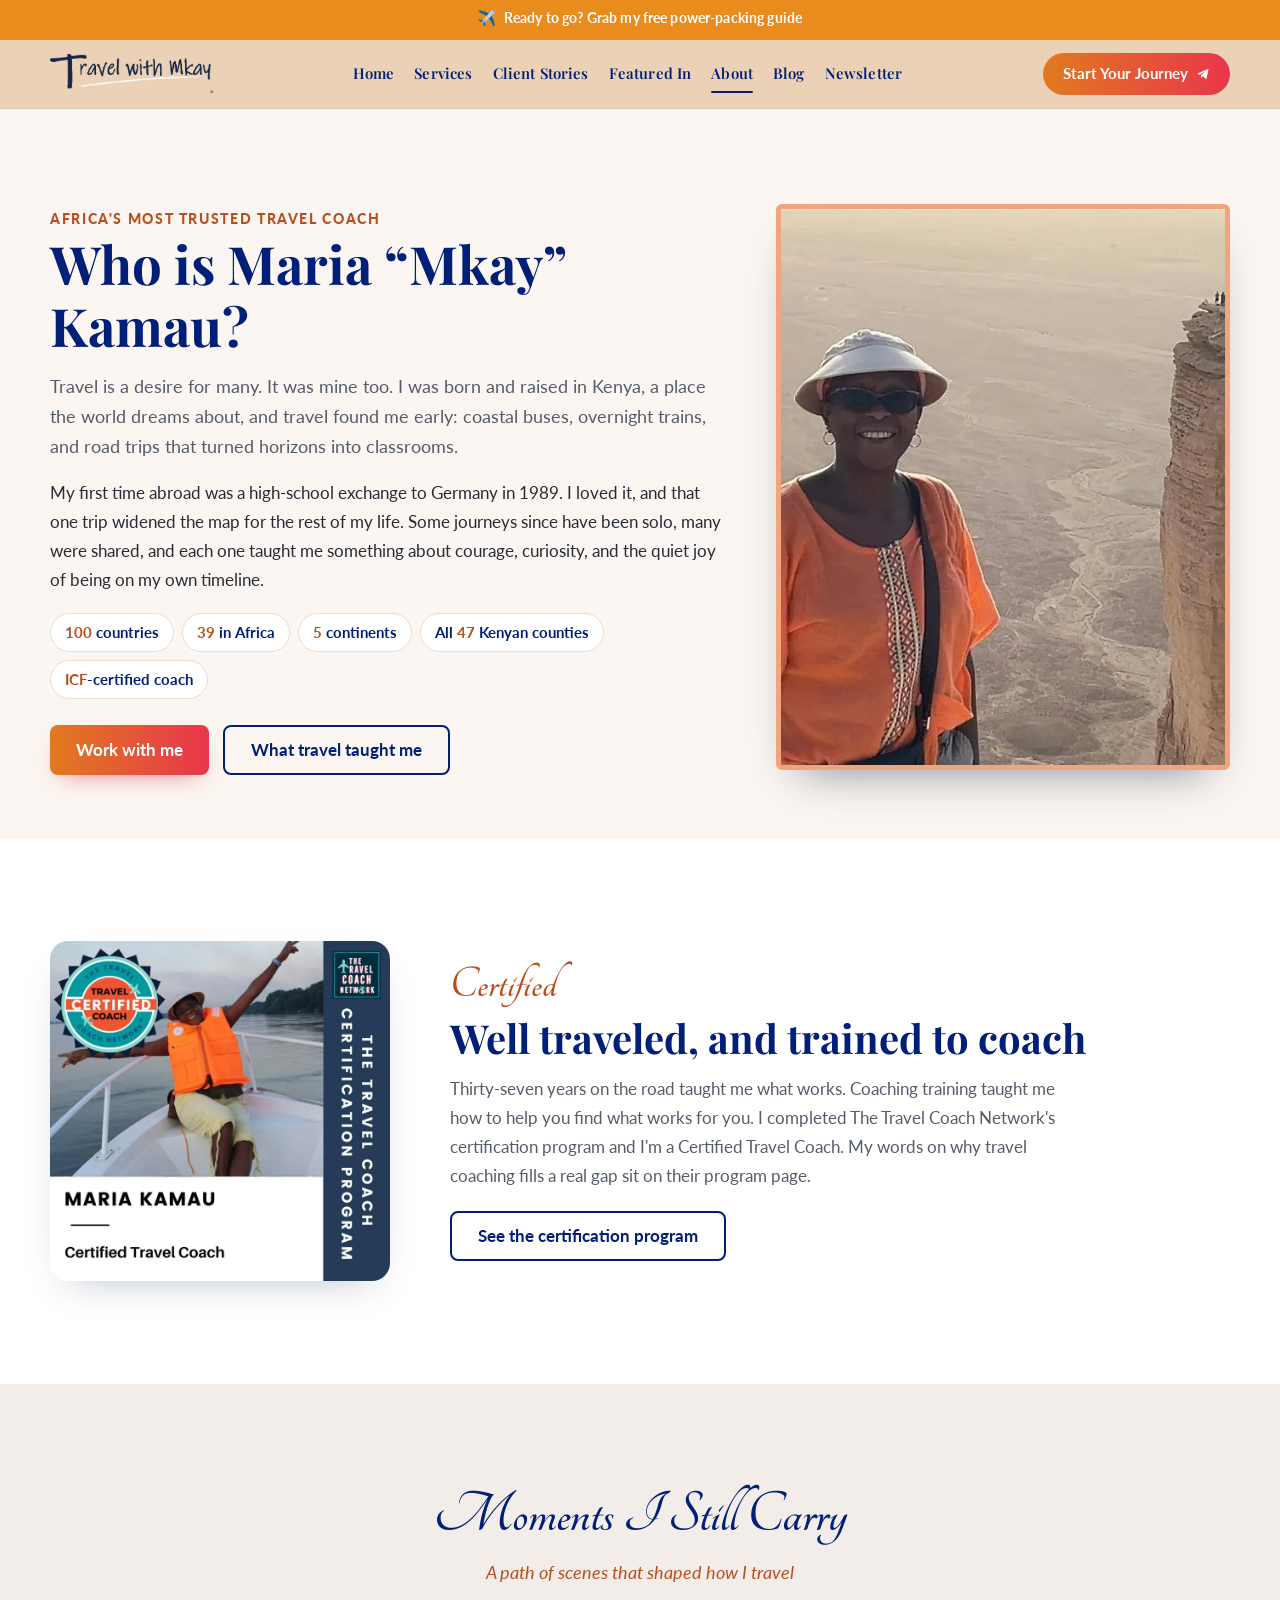
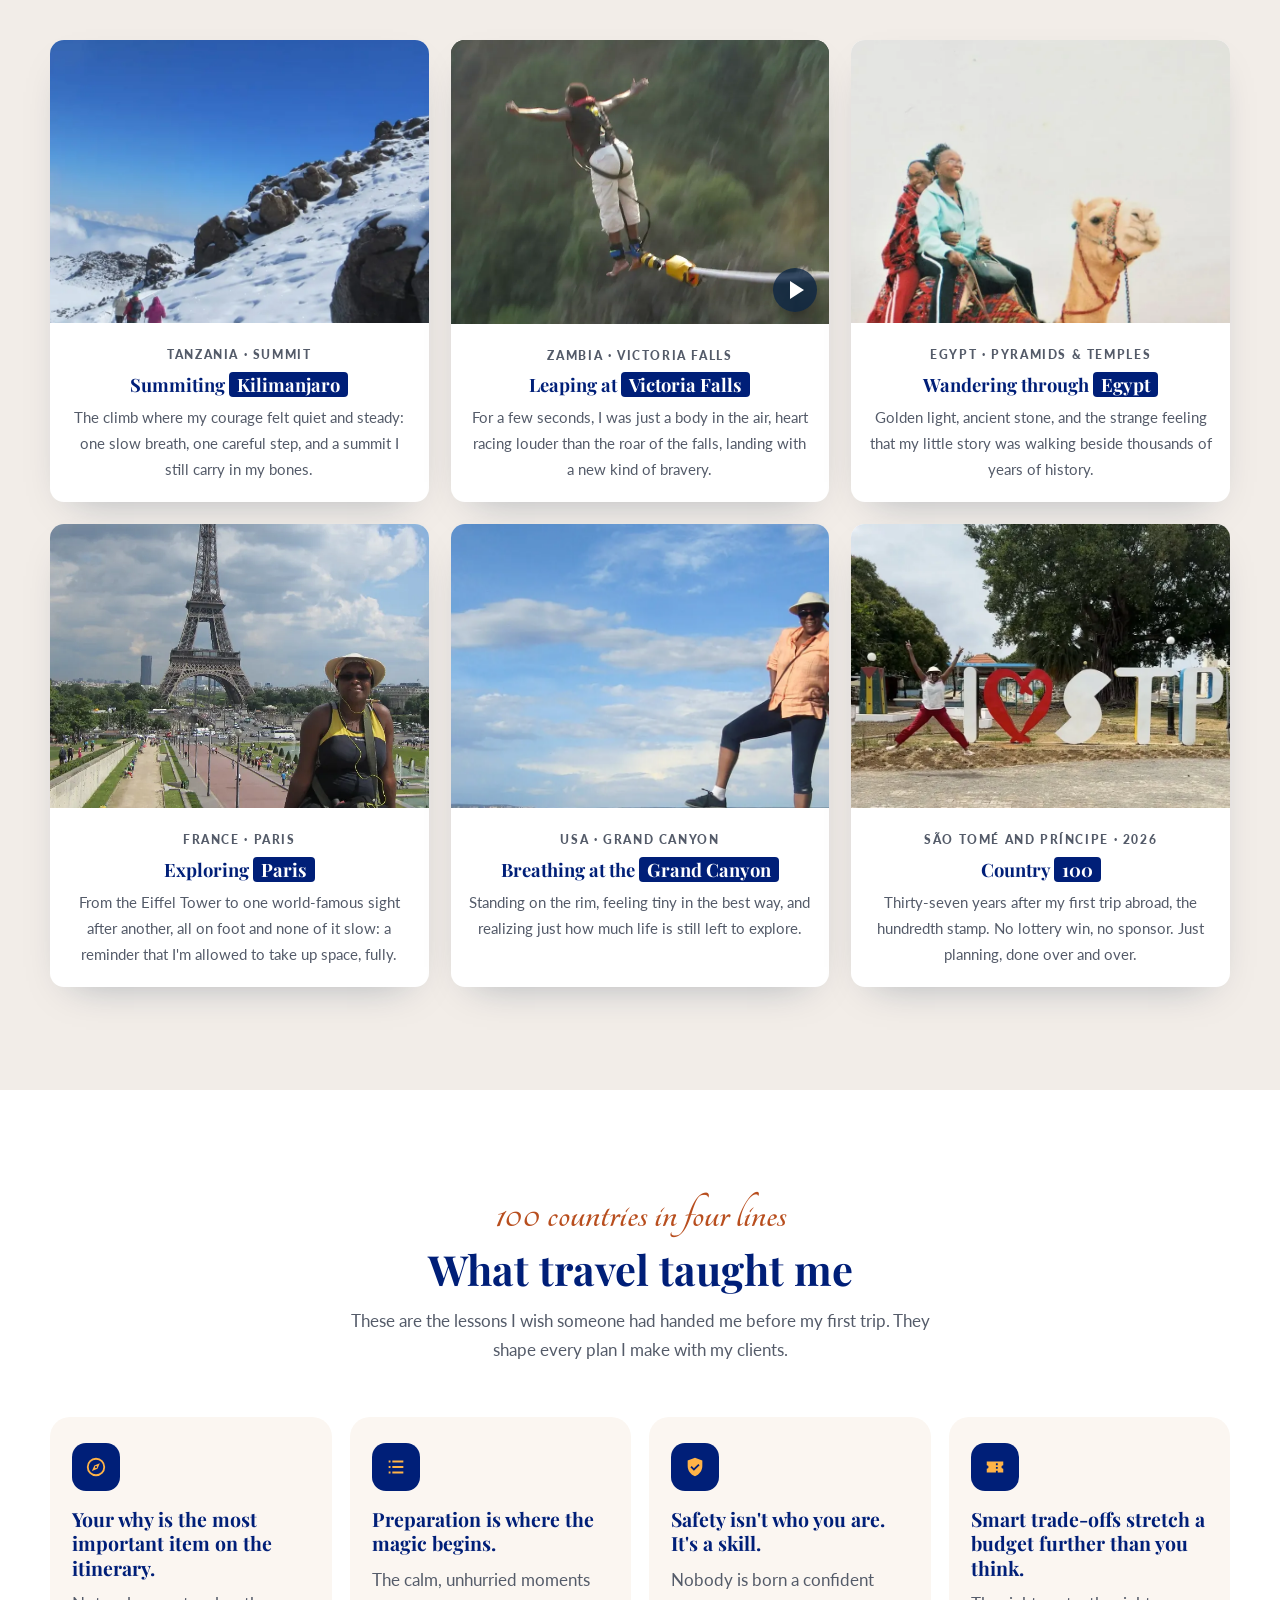
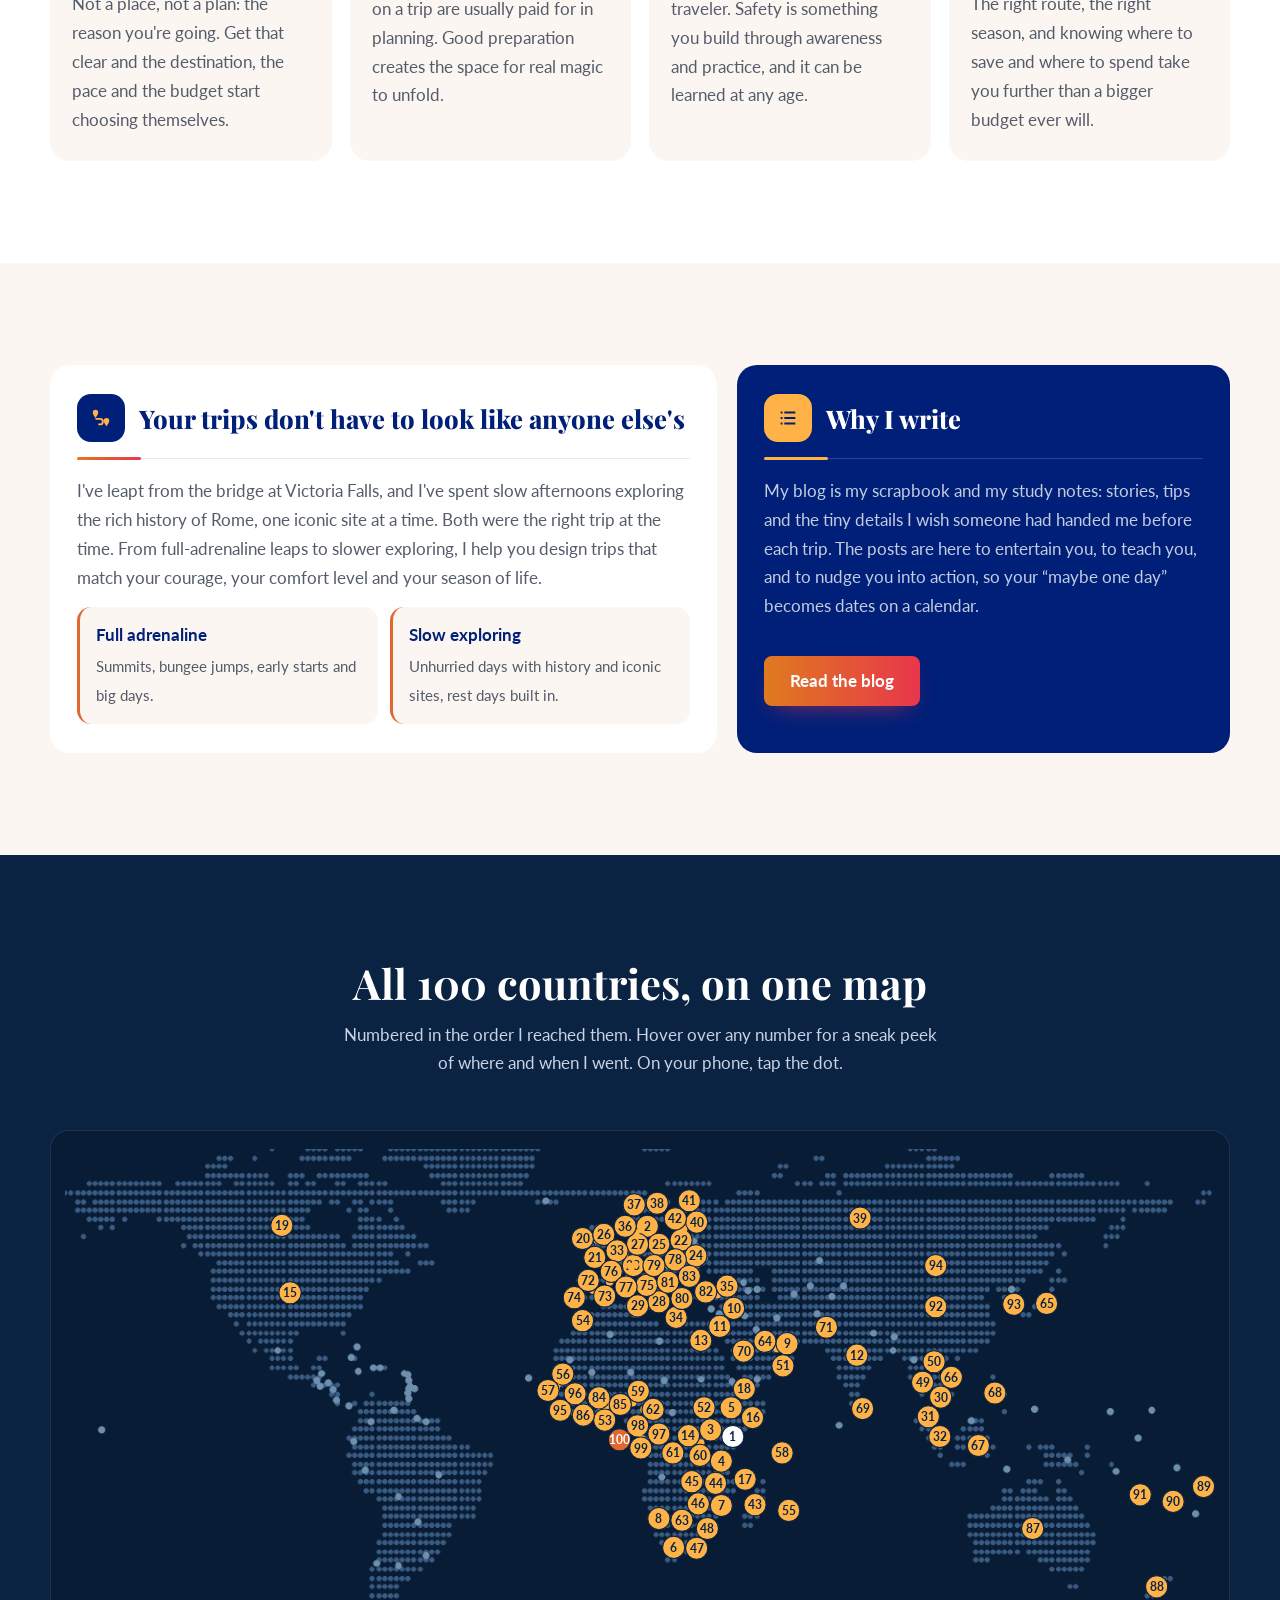
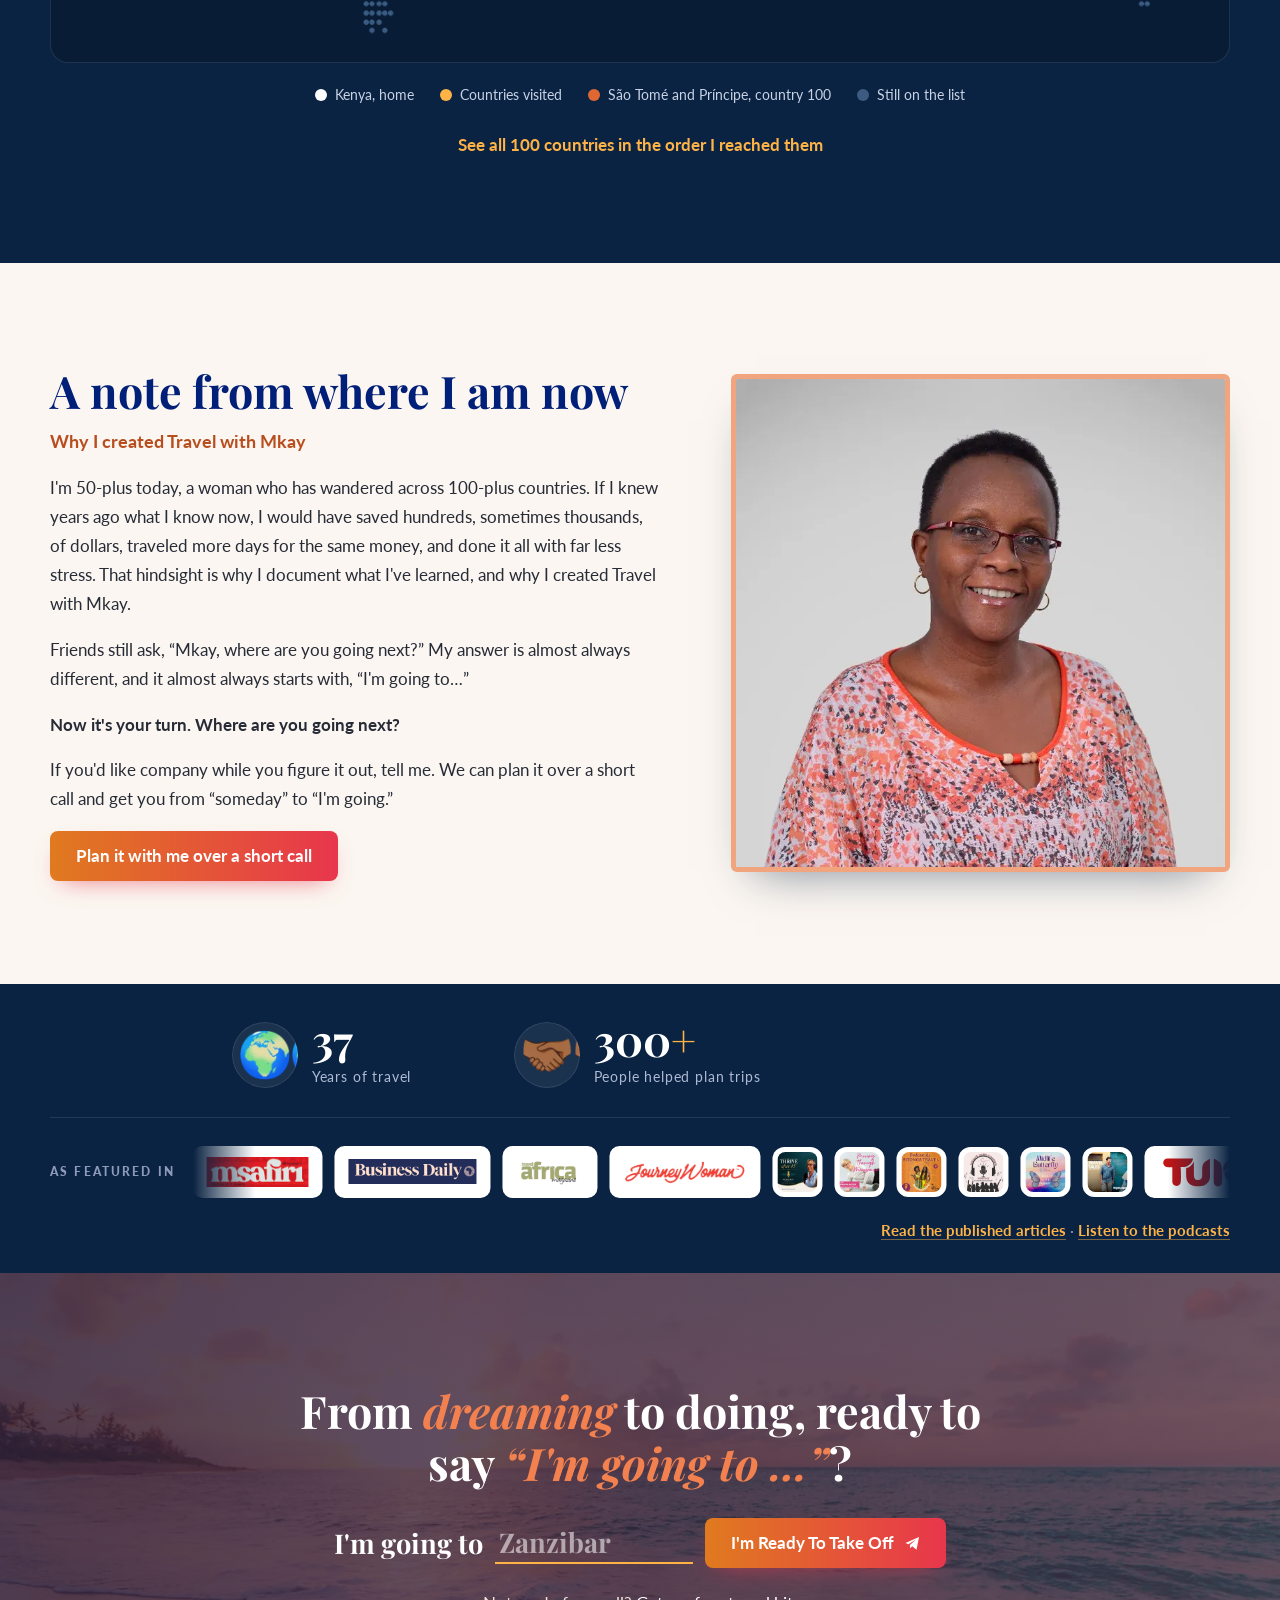
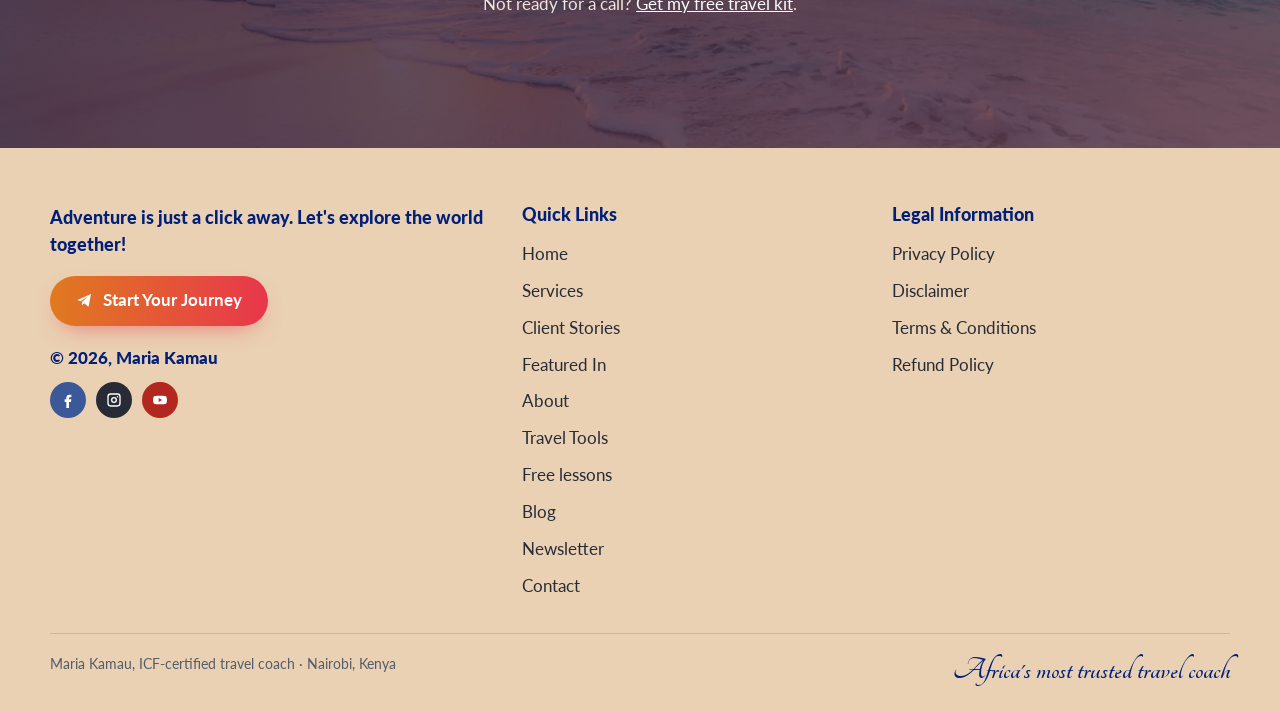
<file: about.html>
<!doctype html>
<html lang="en">
<head>
<meta charset="utf-8">
<meta name="viewport" content="width=device-width, initial-scale=1">
<title>About Maria Kamau | Travel with Mkay</title>
<meta name="description" content="Maria Kamau is a Kenyan travel coach who has visited 100 countries, 39 of them in Africa, and all 47 Kenyan counties. What travel taught her, and why she coaches.">
<meta name="robots" content="noindex, nofollow">
<meta property="og:title" content="About Maria Kamau | Travel with Mkay">
<meta property="og:description" content="Maria Kamau is a Kenyan travel coach who has visited 100 countries, 39 of them in Africa, and all 47 Kenyan counties. What travel taught her, and why she coaches.">
<meta property="og:image" content="https://harryroguecoachteams-cmd.github.io/travelwithmkay-redesign/assets/img/maria-pakistan.webp">
<meta name="theme-color" content="#EAD1B3">
<link rel="icon" href="assets/img/favicon-32x32.png" sizes="32x32">
<link rel="icon" href="assets/img/favicon-192x192.png" sizes="192x192">
<link rel="apple-touch-icon" href="assets/img/favicon-180x180.png">
<link rel="preconnect" href="https://fonts.googleapis.com">
<link rel="preconnect" href="https://fonts.gstatic.com" crossorigin>
<link href="https://fonts.googleapis.com/css2?family=Lato:wght@400;700;900&amp;family=Playfair+Display:ital,wght@0,400..800;1,400..700&amp;family=Tangerine:wght@700&amp;display=swap" rel="stylesheet">
<link rel="stylesheet" href="assets/css/site.css">
<script>document.documentElement.classList.add('js')</script>
<script type="application/ld+json">{"@context": "https://schema.org", "@graph": [{"@type": "Person", "@id": "https://travelwithmkay.co.ke/#maria", "name": "Maria Kamau", "alternateName": "Mkay", "jobTitle": "Travel Coach", "url": "https://travelwithmkay.co.ke/about-us/", "image": "https://harryroguecoachteams-cmd.github.io/travelwithmkay-redesign/assets/img/maria-portrait.webp", "nationality": {"@type": "Country", "name": "Kenya"}, "homeLocation": {"@type": "City", "name": "Nairobi"}, "hasCredential": {"@type": "EducationalOccupationalCredential", "credentialCategory": "certification", "name": "ICF-certified coach", "recognizedBy": {"@type": "Organization", "name": "International Coaching Federation"}}, "knowsAbout": ["Travel planning", "Visas for African passport holders", "Budget travel", "Solo travel for women over 40", "Travel safety", "Africa travel"], "sameAs": ["https://www.instagram.com/Travelwithmkay", "https://www.facebook.com/TravelwithMkay/", "https://www.youtube.com/@travelwithmkay"]}]}</script>
</head>
<body>
<svg width="0" height="0" style="position:absolute" aria-hidden="true">
  <symbol id="i-plane" viewBox="0 0 24 24"><path d="M2 11.5 21.5 3l-3.6 18-6.1-5.1-3.3 3.1v-4.6l9-8.4-11 7.1z"/></symbol>
  <symbol id="i-play" viewBox="0 0 24 24"><path d="M6 4l15 8-15 8z"/></symbol>
  <symbol id="i-star" viewBox="0 0 100 100"><polygon points="50.0,0.0 56.6,16.7 69.1,3.8 68.9,21.7 85.4,14.6 78.3,31.1 96.2,30.9 83.3,43.4 100.0,50.0 83.3,56.6 96.2,69.1 78.3,68.9 85.4,85.4 68.9,78.3 69.1,96.2 56.6,83.3 50.0,100.0 43.4,83.3 30.9,96.2 31.1,78.3 14.6,85.4 21.7,68.9 3.8,69.1 16.7,56.6 0.0,50.0 16.7,43.4 3.8,30.9 21.7,31.1 14.6,14.6 31.1,21.7 30.9,3.8 43.4,16.7"/></symbol>
  <symbol id="i-chat" viewBox="0 0 24 24"><path d="M4 3h16a2 2 0 0 1 2 2v10a2 2 0 0 1-2 2H9l-5 4v-4H4a2 2 0 0 1-2-2V5a2 2 0 0 1 2-2zm3 6.2a1.3 1.3 0 1 0 0 2.6 1.3 1.3 0 0 0 0-2.6zm5 0a1.3 1.3 0 1 0 0 2.6 1.3 1.3 0 0 0 0-2.6zm5 0a1.3 1.3 0 1 0 0 2.6 1.3 1.3 0 0 0 0-2.6z"/></symbol>
  <symbol id="i-calendar" viewBox="0 0 24 24"><path d="M7 2h2v2h6V2h2v2h3a1 1 0 0 1 1 1v15a1 1 0 0 1-1 1H4a1 1 0 0 1-1-1V5a1 1 0 0 1 1-1h3zm-2 8v9h14v-9zm2 2h4v4H7z"/></symbol>
  <symbol id="i-compass" viewBox="0 0 24 24"><path d="M12 2a10 10 0 1 1 0 20 10 10 0 0 1 0-20zm0 2a8 8 0 1 0 0 16 8 8 0 0 0 0-16zm4.2 3.8-2.6 6-6 2.6 2.6-6zm-4.2 3a1.2 1.2 0 1 0 0 2.4 1.2 1.2 0 0 0 0-2.4z"/></symbol>
  <symbol id="i-headphones" viewBox="0 0 24 24"><path d="M12 3a9 9 0 0 0-9 9v6a3 3 0 0 0 3 3h2v-8H5v-1a7 7 0 0 1 14 0v1h-3v8h2a3 3 0 0 0 3-3v-6a9 9 0 0 0-9-9z"/></symbol>
  <symbol id="i-list" viewBox="0 0 24 24"><path d="M4 5h2v2H4zm4 0h12v2H8zM4 11h2v2H4zm4 0h12v2H8zm-4 6h2v2H4zm4 0h12v2H8z"/></symbol>
  <symbol id="i-bag" viewBox="0 0 24 24"><path d="M9 3h6a2 2 0 0 1 2 2v2h3a1 1 0 0 1 1 1v12a1 1 0 0 1-1 1H4a1 1 0 0 1-1-1V8a1 1 0 0 1 1-1h3V5a2 2 0 0 1 2-2zm0 4h6V5H9zm-4 3v9h14v-9z"/></symbol>
  <symbol id="i-flight" viewBox="0 0 24 24"><path d="M21 15.5v-2l-8-5V3.5a1.5 1.5 0 0 0-3 0V8.5l-8 5v2l8-2.5V18l-2 1.5V21l3.5-1 3.5 1v-1.5L13 18v-5z"/></symbol>
  <symbol id="i-sim" viewBox="0 0 24 24"><path d="M7 2h7l5 5v13a2 2 0 0 1-2 2H7a2 2 0 0 1-2-2V4a2 2 0 0 1 2-2zm1 9v7h8v-7zm2 2h4v3h-4z"/></symbol>
  <symbol id="i-bed" viewBox="0 0 24 24"><path d="M3 6h2v7h6V8h7a3 3 0 0 1 3 3v8h-2v-3H5v3H3zm5 1a2.5 2.5 0 1 1 0 5 2.5 2.5 0 0 1 0-5z"/></symbol>
  <symbol id="i-ticket" viewBox="0 0 24 24"><path d="M3 6h18v4a2 2 0 0 0 0 4v4H3v-4a2 2 0 0 0 0-4zm10 2v2h2V8zm0 4v2h2v-2zm0 4v2h2v-2z"/></symbol>
  <symbol id="i-shield" viewBox="0 0 24 24"><path d="M12 2 4 5v6c0 5 3.4 9.7 8 11 4.6-1.3 8-6 8-11V5zm-1.2 14.2L7 12.4l1.4-1.4 2.4 2.4 4.8-4.8 1.4 1.4z"/></symbol>
  <symbol id="i-route" viewBox="0 0 24 24"><path d="M6 3a3 3 0 0 1 3 3c0 2.2-3 6-3 6S3 8.2 3 6a3 3 0 0 1 3-3zm12 9a3 3 0 0 1 3 3c0 2.2-3 6-3 6s-3-3.8-3-6a3 3 0 0 1 3-3zM6 14h5a2 2 0 0 1 0 4H9v2h2a4 4 0 0 0 0-8H6z"/></symbol>
  <symbol id="i-car" viewBox="0 0 24 24"><path d="M5 11l1.5-4.5A2 2 0 0 1 8.4 5h7.2a2 2 0 0 1 1.9 1.5L19 11a2 2 0 0 1 2 2v5h-2v2h-3v-2H8v2H5v-2H3v-5a2 2 0 0 1 2-2zm2.2 0h9.6l-1-3H8.2zM7 13.5a1.5 1.5 0 1 0 0 3 1.5 1.5 0 0 0 0-3zm10 0a1.5 1.5 0 1 0 0 3 1.5 1.5 0 0 0 0-3z"/></symbol>
  <symbol id="i-fb" viewBox="0 0 24 24"><path d="M14 8h3V4h-3c-2.8 0-4.5 1.8-4.5 4.6V11H7v4h2.5v9h4v-9h3l.5-4h-3.5V9c0-.6.4-1 1-1z"/></symbol>
  <symbol id="i-ig" viewBox="0 0 24 24"><path d="M7 2h10a5 5 0 0 1 5 5v10a5 5 0 0 1-5 5H7a5 5 0 0 1-5-5V7a5 5 0 0 1 5-5zm0 2a3 3 0 0 0-3 3v10a3 3 0 0 0 3 3h10a3 3 0 0 0 3-3V7a3 3 0 0 0-3-3zm5 3.5a4.5 4.5 0 1 1 0 9 4.5 4.5 0 0 1 0-9zm0 2a2.5 2.5 0 1 0 0 5 2.5 2.5 0 0 0 0-5zm5.2-3.4a1.1 1.1 0 1 1 0 2.2 1.1 1.1 0 0 1 0-2.2z"/></symbol>
  <symbol id="i-yt" viewBox="0 0 24 24"><path d="M22 8.2a3 3 0 0 0-2.1-2.1C18 5.6 12 5.6 12 5.6s-6 0-7.9.5A3 3 0 0 0 2 8.2 31 31 0 0 0 1.6 12 31 31 0 0 0 2 15.8a3 3 0 0 0 2.1 2.1c1.9.5 7.9.5 7.9.5s6 0 7.9-.5a3 3 0 0 0 2.1-2.1c.3-1.3.4-2.5.4-3.8s-.1-2.5-.4-3.8zM10 15V9l5.2 3z"/></symbol>
</svg>
<a class="skip" href="#main">Skip to content</a>
<div class="topbar"><a href="https://travelwithmkay.co.ke/travel-kit/"><img class="tb-emoji" src="assets/img/emoji/airplane-still.png" width="20" height="20" alt=""> Ready to go? Grab my free power-packing guide</a></div>
<header class="site-header">
  <div class="wrap">
    <a class="logo" href="index.html"><img src="assets/img/logo.png" width="897" height="219" alt="Travel with Mkay"></a>
    <button class="menu-toggle" aria-expanded="false" aria-controls="site-nav" aria-label="Menu"><span></span><span></span><span></span></button>
    <nav class="nav" id="site-nav" aria-label="Main">
      <a href="index.html">Home</a>
      <a href="coaching.html">Services</a>
      <a href="stories.html">Client Stories</a>
      <a href="podcasts.html">Featured In</a>
      <a href="about.html" aria-current="page">About</a>
      <a href="https://travelwithmkay.co.ke/blogs/">Blog</a>
      <a href="https://travelwithmkay.co.ke/newsletter/">Newsletter</a>
      <a class="btn btn-grad btn-pill nav-cta" href="coaching.html#options">Start Your Journey <svg class="icon i-plane" aria-hidden="true"><use href="#i-plane"/></svg></a>
    </nav>
  </div>
</header>
<main id="main">
<section class="page-hero">
  <div class="wrap">
    <div>
      <p class="sub" style="font-style:normal;font-weight:900;letter-spacing:.12em;text-transform:uppercase;font-size:.85rem">Africa's most trusted travel coach</p>
      <h1>Who is Maria “Mkay” Kamau?</h1>
      <p class="lead">Travel is a desire for many. It was mine too. I was born and raised in Kenya, a place the world dreams about, and travel found me early: coastal buses, overnight trains, and road trips that turned horizons into classrooms.</p>
      <p>My first time abroad was a high-school exchange to Germany in 1989. I loved it, and that one trip widened the map for the rest of my life. Some journeys since have been solo, many were shared, and each one taught me something about courage, curiosity, and the quiet joy of being on my own timeline.</p>
      <ul class="facts"><li><b>100</b> countries</li><li><b>39</b> in Africa</li><li><b>5</b> continents</li><li>All <b>47</b> Kenyan counties</li><li><b>ICF</b>-certified coach</li></ul>
      <div class="hero-actions"><a class="btn btn-grad" href="coaching.html#options">Work with me</a><a class="btn btn-ghost" href="#taught">What travel taught me</a></div>
    </div>
    <div class="frame"><img src="assets/img/maria-orange.webp" width="800" height="989" alt="Maria Kamau smiling in an orange top and sun visor at a canyon viewpoint"></div>
  </div>
</section>
<section class="section bg-white" id="certified" aria-labelledby="cert-title">
  <div class="wrap cert">
    <img src="assets/img/tcn-certified-travel-coach.webp" width="800" height="800" loading="lazy" alt="Maria Kamau, Certified Travel Coach, The Travel Coach Network certification program">
    <div>
      <span class="kicker">Certified</span>
      <h2 id="cert-title">Well traveled, and trained to coach</h2>
      <p>Thirty-seven years on the road taught me what works. Coaching training taught me how to help you find what works for you. I completed The Travel Coach Network's certification program and I'm a Certified Travel Coach. My words on why travel coaching fills a real gap sit on their program page.</p>
      <a class="btn btn-ghost" href="https://thetravelcoachnetwork.mykajabi.com/the-travel-coach-program">See the certification program</a>
    </div>
  </div>
</section>
<section class="section" aria-labelledby="mom-title">
  <div class="wrap">
    <div class="head"><h2 id="mom-title" class="script">Moments I Still Carry</h2><p class="sub">A path of scenes that shaped how I travel</p></div>
    <div class="moments">
      <article class="moment"><img src="assets/img/moment-kilimanjaro.webp" loading="lazy" alt="Maria in Tanzania"><div class="mb"><span class="loc">Tanzania · Summit</span><h3>Summiting <mark>Kilimanjaro</mark></h3><p>The climb where my courage felt quiet and steady: one slow breath, one careful step, and a summit I still carry in my bones.</p></div></article>
      <article class="moment"><div class="mvid"><video muted loop playsinline preload="none" poster="assets/video/bungee-victoria-falls-poster.webp" src="assets/video/bungee-victoria-falls.mp4" aria-label="Video: my bungee jump at Victoria Falls"></video><button class="mv-toggle" type="button" aria-label="Pause video" hidden><span class="mv-ic" aria-hidden="true"></span></button></div><div class="mb"><span class="loc">Zambia · Victoria Falls</span><h3>Leaping at <mark>Victoria Falls</mark></h3><p>For a few seconds, I was just a body in the air, heart racing louder than the roar of the falls, landing with a new kind of bravery.</p></div></article>
      <article class="moment"><img src="assets/img/moment-egypt.webp" loading="lazy" alt="Maria in Egypt"><div class="mb"><span class="loc">Egypt · Pyramids & Temples</span><h3>Wandering through <mark>Egypt</mark></h3><p>Golden light, ancient stone, and the strange feeling that my little story was walking beside thousands of years of history.</p></div></article>
      <article class="moment"><img src="assets/img/moment-paris.webp" loading="lazy" alt="Maria in France"><div class="mb"><span class="loc">France · Paris</span><h3>Exploring <mark>Paris</mark></h3><p>From the Eiffel Tower to one world-famous sight after another, all on foot and none of it slow: a reminder that I'm allowed to take up space, fully.</p></div></article>
      <article class="moment"><img src="assets/img/moment-grand-canyon.webp" loading="lazy" alt="Maria in USA"><div class="mb"><span class="loc">USA · Grand Canyon</span><h3>Breathing at the <mark>Grand Canyon</mark></h3><p>Standing on the rim, feeling tiny in the best way, and realizing just how much life is still left to explore.</p></div></article>
      <article class="moment"><img src="assets/img/country-100.webp" loading="lazy" alt="Maria in São Tomé and Príncipe"><div class="mb"><span class="loc">São Tomé and Príncipe · 2026</span><h3>Country <mark>100</mark></h3><p>Thirty-seven years after my first trip abroad, the hundredth stamp. No lottery win, no sponsor. Just planning, done over and over.</p></div></article>
    </div>
  </div>
</section>
<section class="section bg-white" id="taught" aria-labelledby="taught-title">
  <div class="wrap">
    <div class="head"><span class="kicker">100 countries in four lines</span><h2 id="taught-title">What travel taught me</h2>
      <p class="lead">These are the lessons I wish someone had handed me before my first trip. They shape every plan I make with my clients.</p></div>
    <div class="lessons">
      <article class="lesson"><span class="why-ic"><svg class="icon i-compass" aria-hidden="true"><use href="#i-compass"/></svg></span><h3>Your why is the most important item on the itinerary.</h3><p>Not a place, not a plan: the reason you're going. Get that clear and the destination, the pace and the budget start choosing themselves.</p></article>
      <article class="lesson"><span class="why-ic"><svg class="icon i-list" aria-hidden="true"><use href="#i-list"/></svg></span><h3>Preparation is where the magic begins.</h3><p>The calm, unhurried moments on a trip are usually paid for in planning. Good preparation creates the space for real magic to unfold.</p></article>
      <article class="lesson"><span class="why-ic"><svg class="icon i-shield" aria-hidden="true"><use href="#i-shield"/></svg></span><h3>Safety isn't who you are. It's a skill.</h3><p>Nobody is born a confident traveler. Safety is something you build through awareness and practice, and it can be learned at any age.</p></article>
      <article class="lesson"><span class="why-ic"><svg class="icon i-ticket" aria-hidden="true"><use href="#i-ticket"/></svg></span><h3>Smart trade-offs stretch a budget further than you think.</h3><p>The right route, the right season, and knowing where to save and where to spend take you further than a bigger budget ever will.</p></article>
    </div>
  </div>
</section>
<section class="section bg-cream2" aria-labelledby="way-title">
  <div class="wrap yourway">
    <article class="why-card" style="background:#fff">
      <div class="why-h"><span class="why-ic"><svg class="icon i-route" aria-hidden="true"><use href="#i-route"/></svg></span><h3 id="way-title">Your trips don't have to look like anyone else's</h3></div>
      <p>I've leapt from the bridge at Victoria Falls, and I've spent slow afternoons exploring the rich history of Rome, one iconic site at a time. Both were the right trip at the time. From full-adrenaline leaps to slower exploring, I help you design trips that match your courage, your comfort level and your season of life.</p>
      <div class="pace"><div><b>Full adrenaline</b><span>Summits, bungee jumps, early starts and big days.</span></div><div><b>Slow exploring</b><span>Unhurried days with history and iconic sites, rest days built in.</span></div></div>
    </article>
    <article class="why-card why-now">
      <div class="why-h"><span class="why-ic"><svg class="icon i-list" aria-hidden="true"><use href="#i-list"/></svg></span><h3>Why I write</h3></div>
      <p>My blog is my scrapbook and my study notes: stories, tips and the tiny details I wish someone had handed me before each trip. The posts are here to entertain you, to teach you, and to nudge you into action, so your “maybe one day” becomes dates on a calendar.</p>
      <a class="btn btn-grad" href="https://travelwithmkay.co.ke/blogs/">Read the blog</a>
    </article>
  </div>
</section>
<section class="section bg-midnight" id="map" aria-labelledby="map-title">
  <div class="wrap">
    <div class="head"><h2 id="map-title">All 100 countries, on one map</h2><p class="lead">Numbered in the order I reached them. Hover over any number for a sneak peek of where and when I went. On your phone, tap the dot.</p></div>
    <div class="map-holder">
      <div class="map-inner">
        <img src="assets/img/world-dotmap.webp" width="2400" height="1032" alt="" aria-hidden="true" loading="lazy">
        <svg class="map-svg" viewBox="0 0 1400 602" preserveAspectRatio="none" aria-label="World map of the 100 countries I have visited, numbered in the order I reached them">
          <g class="leads" aria-hidden="true"><line class="lead" x1="805" y1="347" x2="813" y2="350"/><line class="lead" x1="698" y1="123" x2="709" y2="94"/><line class="lead" x1="783" y1="344" x2="786" y2="342"/><line class="lead" x1="793" y1="378" x2="799" y2="380"/><line class="lead" x1="815" y1="309" x2="811" y2="315"/><line class="lead" x1="746" y1="485" x2="741" y2="485"/><line class="lead" x1="795" y1="432" x2="799" y2="434"/><line class="lead" x1="724" y1="450" x2="723" y2="450"/><line class="lead" x1="867" y1="243" x2="879" y2="237"/><line class="lead" x1="807" y1="195" x2="814" y2="194"/><line class="lead" x1="800" y1="212" x2="797" y2="216"/><line class="lead" x1="964" y1="251" x2="964" y2="251"/><line class="lead" x1="777" y1="231" x2="774" y2="233"/><line class="lead" x1="774" y1="358" x2="759" y2="349"/><line class="lead" x1="274" y1="175" x2="274" y2="175"/><line class="lead" x1="837" y1="327" x2="837" y2="327"/><line class="lead" x1="828" y1="402" x2="828" y2="402"/><line class="lead" x1="823" y1="298" x2="827" y2="292"/><line class="lead" x1="264" y1="93" x2="264" y2="93"/><line class="lead" x1="648" y1="111" x2="630" y2="109"/><line class="lead" x1="667" y1="143" x2="645" y2="132"/><line class="lead" x1="734" y1="134" x2="750" y2="111"/><line class="lead" x1="714" y1="139" x2="692" y2="142"/><line class="lead" x1="733" y1="141" x2="768" y2="130"/><line class="lead" x1="718" y1="129" x2="723" y2="116"/><line class="lead" x1="675" y1="126" x2="656" y2="104"/><line class="lead" x1="681" y1="129" x2="697" y2="116"/><line class="lead" x1="706" y1="160" x2="723" y2="186"/><line class="lead" x1="706" y1="164" x2="697" y2="191"/><line class="lead" x1="1065" y1="294" x2="1066" y2="302"/><line class="lead" x1="1055" y1="332" x2="1051" y2="326"/><line class="lead" x1="1061" y1="344" x2="1065" y2="350"/><line class="lead" x1="679" y1="119" x2="672" y2="124"/><line class="lead" x1="744" y1="177" x2="744" y2="205"/><line class="lead" x1="794" y1="177" x2="806" y2="167"/><line class="lead" x1="695" y1="102" x2="682" y2="94"/><line class="lead" x1="696" y1="75" x2="693" y2="68"/><line class="lead" x1="718" y1="75" x2="721" y2="66"/><line class="lead" x1="968" y1="84" x2="968" y2="84"/><line class="lead" x1="756" y1="90" x2="769" y2="89"/><line class="lead" x1="758" y1="69" x2="760" y2="63"/><line class="lead" x1="753" y1="98" x2="743" y2="85"/><line class="lead" x1="840" y1="433" x2="840" y2="433"/><line class="lead" x1="791" y1="409" x2="792" y2="407"/><line class="lead" x1="765" y1="408" x2="763" y2="405"/><line class="lead" x1="771" y1="434" x2="771" y2="432"/><line class="lead" x1="767" y1="481" x2="769" y2="486"/><line class="lead" x1="780" y1="467" x2="782" y2="462"/><line class="lead" x1="1050" y1="283" x2="1044" y2="284"/><line class="lead" x1="1061" y1="268" x2="1058" y2="259"/><line class="lead" x1="875" y1="257" x2="874" y2="264"/><line class="lead" x1="779" y1="319" x2="778" y2="315"/><line class="lead" x1="653" y1="315" x2="657" y2="330"/><line class="lead" x1="630" y1="209" x2="630" y2="209"/><line class="lead" x1="881" y1="440" x2="881" y2="440"/><line class="lead" x1="601" y1="285" x2="606" y2="274"/><line class="lead" x1="598" y1="290" x2="588" y2="294"/><line class="lead" x1="873" y1="370" x2="873" y2="370"/><line class="lead" x1="691" y1="309" x2="698" y2="295"/><line class="lead" x1="774" y1="365" x2="773" y2="373"/><line class="lead" x1="742" y1="367" x2="740" y2="370"/><line class="lead" x1="705" y1="317" x2="716" y2="317"/><line class="lead" x1="753" y1="448" x2="751" y2="452"/><line class="lead" x1="856" y1="238" x2="852" y2="234"/><line class="lead" x1="1195" y1="188" x2="1195" y2="188"/><line class="lead" x1="1071" y1="279" x2="1079" y2="278"/><line class="lead" x1="1112" y1="361" x2="1112" y2="361"/><line class="lead" x1="1132" y1="297" x2="1132" y2="297"/><line class="lead" x1="971" y1="316" x2="971" y2="316"/><line class="lead" x1="832" y1="243" x2="826" y2="246"/><line class="lead" x1="927" y1="217" x2="927" y2="217"/><line class="lead" x1="643" y1="172" x2="637" y2="160"/><line class="lead" x1="663" y1="162" x2="657" y2="179"/><line class="lead" x1="625" y1="174" x2="620" y2="181"/><line class="lead" x1="721" y1="150" x2="708" y2="166"/><line class="lead" x1="694" y1="141" x2="665" y2="149"/><line class="lead" x1="689" y1="143" x2="683" y2="168"/><line class="lead" x1="715" y1="146" x2="743" y2="135"/><line class="lead" x1="726" y1="155" x2="717" y2="142"/><line class="lead" x1="738" y1="154" x2="751" y2="182"/><line class="lead" x1="742" y1="165" x2="734" y2="162"/><line class="lead" x1="756" y1="161" x2="780" y2="174"/><line class="lead" x1="754" y1="147" x2="760" y2="155"/><line class="lead" x1="660" y1="312" x2="650" y2="303"/><line class="lead" x1="666" y1="309" x2="676" y2="311"/><line class="lead" x1="636" y1="317" x2="631" y2="324"/><line class="lead" x1="1178" y1="462" x2="1178" y2="462"/><line class="lead" x1="1329" y1="533" x2="1329" y2="533"/><line class="lead" x1="1388" y1="411" x2="1386" y2="411"/><line class="lead" x1="1349" y1="429" x2="1349" y2="429"/><line class="lead" x1="1309" y1="421" x2="1309" y2="421"/><line class="lead" x1="1060" y1="192" x2="1060" y2="192"/><line class="lead" x1="1155" y1="189" x2="1155" y2="189"/><line class="lead" x1="1060" y1="142" x2="1060" y2="142"/><line class="lead" x1="611" y1="312" x2="603" y2="318"/><line class="lead" x1="620" y1="306" x2="621" y2="298"/><line class="lead" x1="719" y1="351" x2="723" y2="347"/><line class="lead" x1="698" y1="343" x2="697" y2="337"/><line class="lead" x1="702" y1="353" x2="701" y2="364"/><line class="lead" x1="683" y1="348" x2="675" y2="354"/></g>
          <g class="pin home" tabindex="0" role="button" data-i="0" aria-label="1. Kenya, home. Home. All 47 counties, the summit of Mount Kenya and a balloon safari over the Maasai Mara"><circle class="dot" cx="805" cy="347" r="4.6"/><circle class="badge" cx="813" cy="350" r="13.5"/><text x="813" y="350">1</text></g><g class="pin" tabindex="0" role="button" data-i="1" aria-label="2. Germany, first visited 1989. A school trip in 1989, my first time abroad"><circle class="dot" cx="698" cy="123" r="4.6"/><circle class="badge" cx="709" cy="94" r="13.5"/><text x="709" y="94">2</text></g><g class="pin" tabindex="0" role="button" data-i="2" aria-label="3. Uganda, first visited 1995. White-water rafting on the Nile at Jinja"><circle class="dot" cx="783" cy="344" r="4.6"/><circle class="badge" cx="786" cy="342" r="13.5"/><text x="786" y="342">3</text></g><g class="pin" tabindex="0" role="button" data-i="3" aria-label="4. Tanzania, first visited 1996. Summited Kilimanjaro, 5,895 m (2012)"><circle class="dot" cx="793" cy="378" r="4.6"/><circle class="badge" cx="799" cy="380" r="13.5"/><text x="799" y="380">4</text></g><g class="pin" tabindex="0" role="button" data-i="4" aria-label="5. Ethiopia, first visited 2000. Addis Ababa, more than a stopover"><circle class="dot" cx="815" cy="309" r="4.6"/><circle class="badge" cx="811" cy="315" r="13.5"/><text x="811" y="315">5</text></g><g class="pin" tabindex="0" role="button" data-i="5" aria-label="6. South Africa, first visited 2000. Cape Town, Robben Island and a hike up Table Mountain"><circle class="dot" cx="746" cy="485" r="4.6"/><circle class="badge" cx="741" cy="485" r="13.5"/><text x="741" y="485">6</text></g><g class="pin" tabindex="0" role="button" data-i="6" aria-label="7. Mozambique, first visited 2003"><circle class="dot" cx="795" cy="432" r="4.6"/><circle class="badge" cx="799" cy="434" r="13.5"/><text x="799" y="434">7</text></g><g class="pin" tabindex="0" role="button" data-i="7" aria-label="8. Namibia, first visited 2004. A hot-air balloon for my 50th birthday and a skydive over the Namib Desert"><circle class="dot" cx="724" cy="450" r="4.6"/><circle class="badge" cx="723" cy="450" r="13.5"/><text x="723" y="450">8</text></g><g class="pin" tabindex="0" role="button" data-i="8" aria-label="9. United Arab Emirates, first visited 2004"><circle class="dot" cx="867" cy="243" r="4.6"/><circle class="badge" cx="879" cy="237" r="13.5"/><text x="879" y="237">9</text></g><g class="pin" tabindex="0" role="button" data-i="9" aria-label="10. Syria, first visited 2004. Damascus, by shared taxi from Amman for a conference"><circle class="dot" cx="807" cy="195" r="4.6"/><circle class="badge" cx="814" cy="194" r="13.5"/><text x="814" y="194">10</text></g><g class="pin" tabindex="0" role="button" data-i="10" aria-label="11. Jordan, first visited 2004. Amman"><circle class="dot" cx="800" cy="212" r="4.6"/><circle class="badge" cx="797" cy="216" r="13.5"/><text x="797" y="216">11</text></g><g class="pin" tabindex="0" role="button" data-i="11" aria-label="12. India, first visited 2005"><circle class="dot" cx="964" cy="251" r="4.6"/><circle class="badge" cx="964" cy="251" r="13.5"/><text x="964" y="251">12</text></g><g class="pin" tabindex="0" role="button" data-i="12" aria-label="13. Egypt, first visited 2006. Cairo, the pyramids of Giza and the temples"><circle class="dot" cx="777" cy="231" r="4.6"/><circle class="badge" cx="774" cy="233" r="13.5"/><text x="774" y="233">13</text></g><g class="pin" tabindex="0" role="button" data-i="13" aria-label="14. Rwanda, first visited 2007"><circle class="dot" cx="774" cy="358" r="4.6"/><circle class="badge" cx="759" cy="349" r="13.5"/><text x="759" y="349">14</text></g><g class="pin" tabindex="0" role="button" data-i="14" aria-label="15. United States, first visited 2007. A road trip from Boston to Los Angeles, Washington DC, Mount Rushmore, Niagara Falls and the Grand Canyon"><circle class="dot" cx="274" cy="175" r="4.6"/><circle class="badge" cx="274" cy="175" r="13.5"/><text x="274" y="175">15</text></g><g class="pin" tabindex="0" role="button" data-i="15" aria-label="16. Somalia, first visited 2008"><circle class="dot" cx="837" cy="327" r="4.6"/><circle class="badge" cx="837" cy="327" r="13.5"/><text x="837" y="327">16</text></g><g class="pin" tabindex="0" role="button" data-i="16" aria-label="17. Comoros, first visited 2009"><circle class="dot" cx="828" cy="402" r="4.6"/><circle class="badge" cx="828" cy="402" r="13.5"/><text x="828" y="402">17</text></g><g class="pin" tabindex="0" role="button" data-i="17" aria-label="18. Djibouti, first visited 2009"><circle class="dot" cx="823" cy="298" r="4.6"/><circle class="badge" cx="827" cy="292" r="13.5"/><text x="827" y="292">18</text></g><g class="pin" tabindex="0" role="button" data-i="18" aria-label="19. Canada, first visited 2011"><circle class="dot" cx="264" cy="93" r="4.6"/><circle class="badge" cx="264" cy="93" r="13.5"/><text x="264" y="93">19</text></g><g class="pin" tabindex="0" role="button" data-i="19" aria-label="20. United Kingdom, first visited 2013. Stonehenge"><circle class="dot" cx="648" cy="111" r="4.6"/><circle class="badge" cx="630" cy="109" r="13.5"/><text x="630" y="109">20</text></g><g class="pin" tabindex="0" role="button" data-i="20" aria-label="21. France, first visited 2013. Paris and the Arc de Triomphe"><circle class="dot" cx="667" cy="143" r="4.6"/><circle class="badge" cx="645" cy="132" r="13.5"/><text x="645" y="132">21</text></g><g class="pin" tabindex="0" role="button" data-i="21" aria-label="22. Slovakia, first visited 2013. Bratislava, a random pick that won me over"><circle class="dot" cx="734" cy="134" r="4.6"/><circle class="badge" cx="750" cy="111" r="13.5"/><text x="750" y="111">22</text></g><g class="pin" tabindex="0" role="button" data-i="22" aria-label="23. Austria, first visited 2013"><circle class="dot" cx="714" cy="139" r="4.6"/><circle class="badge" cx="692" cy="142" r="13.5"/><text x="692" y="142">23</text></g><g class="pin" tabindex="0" role="button" data-i="23" aria-label="24. Hungary, first visited 2013"><circle class="dot" cx="733" cy="141" r="4.6"/><circle class="badge" cx="768" cy="130" r="13.5"/><text x="768" y="130">24</text></g><g class="pin" tabindex="0" role="button" data-i="24" aria-label="25. Czechia, first visited 2013"><circle class="dot" cx="718" cy="129" r="4.6"/><circle class="badge" cx="723" cy="116" r="13.5"/><text x="723" y="116">25</text></g><g class="pin" tabindex="0" role="button" data-i="25" aria-label="26. Belgium, first visited 2013"><circle class="dot" cx="675" cy="126" r="4.6"/><circle class="badge" cx="656" cy="104" r="13.5"/><text x="656" y="104">26</text></g><g class="pin" tabindex="0" role="button" data-i="26" aria-label="27. Luxembourg, first visited 2013"><circle class="dot" cx="681" cy="129" r="4.6"/><circle class="badge" cx="697" cy="116" r="13.5"/><text x="697" y="116">27</text></g><g class="pin" tabindex="0" role="button" data-i="27" aria-label="28. Italy, first visited 2013"><circle class="dot" cx="706" cy="160" r="4.6"/><circle class="badge" cx="723" cy="186" r="13.5"/><text x="723" y="186">28</text></g><g class="pin" tabindex="0" role="button" data-i="28" aria-label="29. Holy See (Vatican City), first visited 2013"><circle class="dot" cx="706" cy="164" r="4.6"/><circle class="badge" cx="697" cy="191" r="13.5"/><text x="697" y="191">29</text></g><g class="pin" tabindex="0" role="button" data-i="29" aria-label="30. Cambodia, first visited 2013. Angkor Wat, Siem Reap"><circle class="dot" cx="1065" cy="294" r="4.6"/><circle class="badge" cx="1066" cy="302" r="13.5"/><text x="1066" y="302">30</text></g><g class="pin" tabindex="0" role="button" data-i="30" aria-label="31. Malaysia, first visited 2013. Tagged along on my sister's conference trip"><circle class="dot" cx="1055" cy="332" r="4.6"/><circle class="badge" cx="1051" cy="326" r="13.5"/><text x="1051" y="326">31</text></g><g class="pin" tabindex="0" role="button" data-i="31" aria-label="32. Singapore, first visited 2013"><circle class="dot" cx="1061" cy="344" r="4.6"/><circle class="badge" cx="1065" cy="350" r="13.5"/><text x="1065" y="350">32</text></g><g class="pin" tabindex="0" role="button" data-i="32" aria-label="33. Netherlands, first visited 2014"><circle class="dot" cx="679" cy="119" r="4.6"/><circle class="badge" cx="672" cy="124" r="13.5"/><text x="672" y="124">33</text></g><g class="pin" tabindex="0" role="button" data-i="33" aria-label="34. Greece, first visited 2014"><circle class="dot" cx="744" cy="177" r="4.6"/><circle class="badge" cx="744" cy="205" r="13.5"/><text x="744" y="205">34</text></g><g class="pin" tabindex="0" role="button" data-i="34" aria-label="35. Turkey, first visited 2014. Istanbul"><circle class="dot" cx="794" cy="177" r="4.6"/><circle class="badge" cx="806" cy="167" r="13.5"/><text x="806" y="167">35</text></g><g class="pin" tabindex="0" role="button" data-i="35" aria-label="36. Denmark, first visited 2015"><circle class="dot" cx="695" cy="102" r="4.6"/><circle class="badge" cx="682" cy="94" r="13.5"/><text x="682" y="94">36</text></g><g class="pin" tabindex="0" role="button" data-i="36" aria-label="37. Norway, first visited 2015"><circle class="dot" cx="696" cy="75" r="4.6"/><circle class="badge" cx="693" cy="68" r="13.5"/><text x="693" y="68">37</text></g><g class="pin" tabindex="0" role="button" data-i="37" aria-label="38. Sweden, first visited 2015"><circle class="dot" cx="718" cy="75" r="4.6"/><circle class="badge" cx="721" cy="66" r="13.5"/><text x="721" y="66">38</text></g><g class="pin" tabindex="0" role="button" data-i="38" aria-label="39. Russia, first visited 2015. St Petersburg, on a seven-country Baltic Sea trip with my sister"><circle class="dot" cx="968" cy="84" r="4.6"/><circle class="badge" cx="968" cy="84" r="13.5"/><text x="968" y="84">39</text></g><g class="pin" tabindex="0" role="button" data-i="39" aria-label="40. Estonia, first visited 2015. Tallinn, by overnight bus from St Petersburg"><circle class="dot" cx="756" cy="90" r="4.6"/><circle class="badge" cx="769" cy="89" r="13.5"/><text x="769" y="89">40</text></g><g class="pin" tabindex="0" role="button" data-i="40" aria-label="41. Finland, first visited 2015"><circle class="dot" cx="758" cy="69" r="4.6"/><circle class="badge" cx="760" cy="63" r="13.5"/><text x="760" y="63">41</text></g><g class="pin" tabindex="0" role="button" data-i="41" aria-label="42. Latvia, first visited 2015"><circle class="dot" cx="753" cy="98" r="4.6"/><circle class="badge" cx="743" cy="85" r="13.5"/><text x="743" y="85">42</text></g><g class="pin" tabindex="0" role="button" data-i="42" aria-label="43. Madagascar, first visited 2016"><circle class="dot" cx="840" cy="433" r="4.6"/><circle class="badge" cx="840" cy="433" r="13.5"/><text x="840" y="433">43</text></g><g class="pin" tabindex="0" role="button" data-i="43" aria-label="44. Malawi, first visited 2016"><circle class="dot" cx="791" cy="409" r="4.6"/><circle class="badge" cx="792" cy="407" r="13.5"/><text x="792" y="407">44</text></g><g class="pin" tabindex="0" role="button" data-i="44" aria-label="45. Zambia, first visited 2016. Bungee jump at Victoria Falls and rafting on the Zambezi"><circle class="dot" cx="765" cy="408" r="4.6"/><circle class="badge" cx="763" cy="405" r="13.5"/><text x="763" y="405">45</text></g><g class="pin" tabindex="0" role="button" data-i="45" aria-label="46. Zimbabwe, first visited 2016"><circle class="dot" cx="771" cy="434" r="4.6"/><circle class="badge" cx="771" cy="432" r="13.5"/><text x="771" y="432">46</text></g><g class="pin" tabindex="0" role="button" data-i="46" aria-label="47. Lesotho, first visited 2017. Snow in Africa's coldest country"><circle class="dot" cx="767" cy="481" r="4.6"/><circle class="badge" cx="769" cy="486" r="13.5"/><text x="769" y="486">47</text></g><g class="pin" tabindex="0" role="button" data-i="47" aria-label="48. Eswatini, first visited 2017. Africa's last absolute monarchy"><circle class="dot" cx="780" cy="467" r="4.6"/><circle class="badge" cx="782" cy="462" r="13.5"/><text x="782" y="462">48</text></g><g class="pin" tabindex="0" role="button" data-i="48" aria-label="49. Thailand, first visited 2017. Bangkok and the Damnoen Saduak floating market"><circle class="dot" cx="1050" cy="283" r="4.6"/><circle class="badge" cx="1044" cy="284" r="13.5"/><text x="1044" y="284">49</text></g><g class="pin" tabindex="0" role="button" data-i="49" aria-label="50. Laos, first visited 2017. Vientiane and the COPE centre"><circle class="dot" cx="1061" cy="268" r="4.6"/><circle class="badge" cx="1058" cy="259" r="13.5"/><text x="1058" y="259">50</text></g><g class="pin" tabindex="0" role="button" data-i="50" aria-label="51. Oman, first visited 2017"><circle class="dot" cx="875" cy="257" r="4.6"/><circle class="badge" cx="874" cy="264" r="13.5"/><text x="874" y="264">51</text></g><g class="pin" tabindex="0" role="button" data-i="51" aria-label="52. South Sudan, first visited 2018"><circle class="dot" cx="779" cy="319" r="4.6"/><circle class="badge" cx="778" cy="315" r="13.5"/><text x="778" y="315">52</text></g><g class="pin" tabindex="0" role="button" data-i="52" aria-label="53. Ghana, first visited 2018"><circle class="dot" cx="653" cy="315" r="4.6"/><circle class="badge" cx="657" cy="330" r="13.5"/><text x="657" y="330">53</text></g><g class="pin" tabindex="0" role="button" data-i="53" aria-label="54. Morocco, first visited 2019. Marrakesh and the Ourika Valley"><circle class="dot" cx="630" cy="209" r="4.6"/><circle class="badge" cx="630" cy="209" r="13.5"/><text x="630" y="209">54</text></g><g class="pin" tabindex="0" role="button" data-i="54" aria-label="55. Mauritius, first visited 2019. Trois Mamelles"><circle class="dot" cx="881" cy="440" r="4.6"/><circle class="badge" cx="881" cy="440" r="13.5"/><text x="881" y="440">55</text></g><g class="pin" tabindex="0" role="button" data-i="55" aria-label="56. Senegal, first visited 2019"><circle class="dot" cx="601" cy="285" r="4.6"/><circle class="badge" cx="606" cy="274" r="13.5"/><text x="606" y="274">56</text></g><g class="pin" tabindex="0" role="button" data-i="56" aria-label="57. Gambia, first visited 2019"><circle class="dot" cx="598" cy="290" r="4.6"/><circle class="badge" cx="588" cy="294" r="13.5"/><text x="588" y="294">57</text></g><g class="pin" tabindex="0" role="button" data-i="57" aria-label="58. Seychelles, first visited 2020"><circle class="dot" cx="873" cy="370" r="4.6"/><circle class="badge" cx="873" cy="370" r="13.5"/><text x="873" y="370">58</text></g><g class="pin" tabindex="0" role="button" data-i="58" aria-label="59. Nigeria, first visited 2022"><circle class="dot" cx="691" cy="309" r="4.6"/><circle class="badge" cx="698" cy="295" r="13.5"/><text x="698" y="295">59</text></g><g class="pin" tabindex="0" role="button" data-i="59" aria-label="60. Burundi, first visited 2022. The southernmost source of the Nile"><circle class="dot" cx="774" cy="365" r="4.6"/><circle class="badge" cx="773" cy="373" r="13.5"/><text x="773" y="373">60</text></g><g class="pin" tabindex="0" role="button" data-i="60" aria-label="61. Democratic Republic of the Congo, first visited 2023"><circle class="dot" cx="742" cy="367" r="4.6"/><circle class="badge" cx="740" cy="370" r="13.5"/><text x="740" y="370">61</text></g><g class="pin" tabindex="0" role="button" data-i="61" aria-label="62. Cameroon, first visited 2023. Invited by a Cameroonian friend, after a visa process worth a story of its own"><circle class="dot" cx="705" cy="317" r="4.6"/><circle class="badge" cx="716" cy="317" r="13.5"/><text x="716" y="317">62</text></g><g class="pin" tabindex="0" role="button" data-i="62" aria-label="63. Botswana, first visited 2023. Gaborone"><circle class="dot" cx="753" cy="448" r="4.6"/><circle class="badge" cx="751" cy="452" r="13.5"/><text x="751" y="452">63</text></g><g class="pin" tabindex="0" role="button" data-i="63" aria-label="64. Qatar, first visited 2023. One day in Doha"><circle class="dot" cx="856" cy="238" r="4.6"/><circle class="badge" cx="852" cy="234" r="13.5"/><text x="852" y="234">64</text></g><g class="pin" tabindex="0" role="button" data-i="64" aria-label="65. Japan, first visited 2023"><circle class="dot" cx="1195" cy="188" r="4.6"/><circle class="badge" cx="1195" cy="188" r="13.5"/><text x="1195" y="188">65</text></g><g class="pin" tabindex="0" role="button" data-i="65" aria-label="66. Vietnam, first visited 2023"><circle class="dot" cx="1071" cy="279" r="4.6"/><circle class="badge" cx="1079" cy="278" r="13.5"/><text x="1079" y="278">66</text></g><g class="pin" tabindex="0" role="button" data-i="66" aria-label="67. Indonesia, first visited 2023. Bali"><circle class="dot" cx="1112" cy="361" r="4.6"/><circle class="badge" cx="1112" cy="361" r="13.5"/><text x="1112" y="361">67</text></g><g class="pin" tabindex="0" role="button" data-i="67" aria-label="68. Philippines, first visited 2023"><circle class="dot" cx="1132" cy="297" r="4.6"/><circle class="badge" cx="1132" cy="297" r="13.5"/><text x="1132" y="297">68</text></g><g class="pin" tabindex="0" role="button" data-i="68" aria-label="69. Sri Lanka, first visited 2023"><circle class="dot" cx="971" cy="316" r="4.6"/><circle class="badge" cx="971" cy="316" r="13.5"/><text x="971" y="316">69</text></g><g class="pin" tabindex="0" role="button" data-i="69" aria-label="70. Saudi Arabia, first visited 2024. Newly open to tourism"><circle class="dot" cx="832" cy="243" r="4.6"/><circle class="badge" cx="826" cy="246" r="13.5"/><text x="826" y="246">70</text></g><g class="pin" tabindex="0" role="button" data-i="70" aria-label="71. Pakistan, first visited 2024. Islamabad and the northern mountains"><circle class="dot" cx="927" cy="217" r="4.6"/><circle class="badge" cx="927" cy="217" r="13.5"/><text x="927" y="217">71</text></g><g class="pin" tabindex="0" role="button" data-i="71" aria-label="72. Spain, first visited 2024"><circle class="dot" cx="643" cy="172" r="4.6"/><circle class="badge" cx="637" cy="160" r="13.5"/><text x="637" y="160">72</text></g><g class="pin" tabindex="0" role="button" data-i="72" aria-label="73. Andorra, first visited 2024"><circle class="dot" cx="663" cy="162" r="4.6"/><circle class="badge" cx="657" cy="179" r="13.5"/><text x="657" y="179">73</text></g><g class="pin" tabindex="0" role="button" data-i="73" aria-label="74. Portugal, first visited 2024"><circle class="dot" cx="625" cy="174" r="4.6"/><circle class="badge" cx="620" cy="181" r="13.5"/><text x="620" y="181">74</text></g><g class="pin" tabindex="0" role="button" data-i="74" aria-label="75. Croatia, first visited 2024"><circle class="dot" cx="721" cy="150" r="4.6"/><circle class="badge" cx="708" cy="166" r="13.5"/><text x="708" y="166">75</text></g><g class="pin" tabindex="0" role="button" data-i="75" aria-label="76. Liechtenstein, first visited 2024"><circle class="dot" cx="694" cy="141" r="4.6"/><circle class="badge" cx="665" cy="149" r="13.5"/><text x="665" y="149">76</text></g><g class="pin" tabindex="0" role="button" data-i="76" aria-label="77. Switzerland, first visited 2024"><circle class="dot" cx="689" cy="143" r="4.6"/><circle class="badge" cx="683" cy="168" r="13.5"/><text x="683" y="168">77</text></g><g class="pin" tabindex="0" role="button" data-i="77" aria-label="78. Slovenia, first visited 2024"><circle class="dot" cx="715" cy="146" r="4.6"/><circle class="badge" cx="743" cy="135" r="13.5"/><text x="743" y="135">78</text></g><g class="pin" tabindex="0" role="button" data-i="78" aria-label="79. Bosnia and Herzegovina, first visited 2024. Not the war-torn place I expected"><circle class="dot" cx="726" cy="155" r="4.6"/><circle class="badge" cx="717" cy="142" r="13.5"/><text x="717" y="142">79</text></g><g class="pin" tabindex="0" role="button" data-i="79" aria-label="80. Serbia, first visited 2024"><circle class="dot" cx="738" cy="154" r="4.6"/><circle class="badge" cx="751" cy="182" r="13.5"/><text x="751" y="182">80</text></g><g class="pin" tabindex="0" role="button" data-i="80" aria-label="81. North Macedonia, first visited 2024. Skopje, lost after 8 pm"><circle class="dot" cx="742" cy="165" r="4.6"/><circle class="badge" cx="734" cy="162" r="13.5"/><text x="734" y="162">81</text></g><g class="pin" tabindex="0" role="button" data-i="81" aria-label="82. Bulgaria, first visited 2024"><circle class="dot" cx="756" cy="161" r="4.6"/><circle class="badge" cx="780" cy="174" r="13.5"/><text x="780" y="174">82</text></g><g class="pin" tabindex="0" role="button" data-i="82" aria-label="83. Romania, first visited 2024"><circle class="dot" cx="754" cy="147" r="4.6"/><circle class="badge" cx="760" cy="155" r="13.5"/><text x="760" y="155">83</text></g><g class="pin" tabindex="0" role="button" data-i="83" aria-label="84. Togo, first visited 2024"><circle class="dot" cx="660" cy="312" r="4.6"/><circle class="badge" cx="650" cy="303" r="13.5"/><text x="650" y="303">84</text></g><g class="pin" tabindex="0" role="button" data-i="84" aria-label="85. Benin, first visited 2024. Cotonou"><circle class="dot" cx="666" cy="309" r="4.6"/><circle class="badge" cx="676" cy="311" r="13.5"/><text x="676" y="311">85</text></g><g class="pin" tabindex="0" role="button" data-i="85" aria-label="86. Côte d’Ivoire, first visited 2024"><circle class="dot" cx="636" cy="317" r="4.6"/><circle class="badge" cx="631" cy="324" r="13.5"/><text x="631" y="324">86</text></g><g class="pin" tabindex="0" role="button" data-i="86" aria-label="87. Australia, first visited 2024. Sydney"><circle class="dot" cx="1178" cy="462" r="4.6"/><circle class="badge" cx="1178" cy="462" r="13.5"/><text x="1178" y="462">87</text></g><g class="pin" tabindex="0" role="button" data-i="87" aria-label="88. New Zealand, first visited 2024. A 28-page visa application, and worth every page"><circle class="dot" cx="1329" cy="533" r="4.6"/><circle class="badge" cx="1329" cy="533" r="13.5"/><text x="1329" y="533">88</text></g><g class="pin" tabindex="0" role="button" data-i="88" aria-label="89. Samoa, first visited 2024"><circle class="dot" cx="1388" cy="411" r="4.6"/><circle class="badge" cx="1386" cy="411" r="13.5"/><text x="1386" y="411">89</text></g><g class="pin" tabindex="0" role="button" data-i="89" aria-label="90. Fiji, first visited 2024"><circle class="dot" cx="1349" cy="429" r="4.6"/><circle class="badge" cx="1349" cy="429" r="13.5"/><text x="1349" y="429">90</text></g><g class="pin" tabindex="0" role="button" data-i="90" aria-label="91. Vanuatu, first visited 2024. My passport was stamped in seconds"><circle class="dot" cx="1309" cy="421" r="4.6"/><circle class="badge" cx="1309" cy="421" r="13.5"/><text x="1309" y="421">91</text></g><g class="pin" tabindex="0" role="button" data-i="91" aria-label="92. China, first visited 2025. Beijing"><circle class="dot" cx="1060" cy="192" r="4.6"/><circle class="badge" cx="1060" cy="192" r="13.5"/><text x="1060" y="192">92</text></g><g class="pin" tabindex="0" role="button" data-i="92" aria-label="93. South Korea, first visited 2025"><circle class="dot" cx="1155" cy="189" r="4.6"/><circle class="badge" cx="1155" cy="189" r="13.5"/><text x="1155" y="189">93</text></g><g class="pin" tabindex="0" role="button" data-i="93" aria-label="94. Mongolia, first visited 2025. Near Ulaanbaatar"><circle class="dot" cx="1060" cy="142" r="4.6"/><circle class="badge" cx="1060" cy="142" r="13.5"/><text x="1060" y="142">94</text></g><g class="pin" tabindex="0" role="button" data-i="94" aria-label="95. Sierra Leone, first visited 2025"><circle class="dot" cx="611" cy="312" r="4.6"/><circle class="badge" cx="603" cy="318" r="13.5"/><text x="603" y="318">95</text></g><g class="pin" tabindex="0" role="button" data-i="95" aria-label="96. Guinea, first visited 2025"><circle class="dot" cx="620" cy="306" r="4.6"/><circle class="badge" cx="621" cy="298" r="13.5"/><text x="621" y="298">96</text></g><g class="pin" tabindex="0" role="button" data-i="96" aria-label="97. Congo, first visited 2026. Brazzaville, country 97"><circle class="dot" cx="719" cy="351" r="4.6"/><circle class="badge" cx="723" cy="347" r="13.5"/><text x="723" y="347">97</text></g><g class="pin" tabindex="0" role="button" data-i="97" aria-label="98. Equatorial Guinea, first visited 2026"><circle class="dot" cx="698" cy="343" r="4.6"/><circle class="badge" cx="697" cy="337" r="13.5"/><text x="697" y="337">98</text></g><g class="pin" tabindex="0" role="button" data-i="98" aria-label="99. Gabon, first visited 2026. Country 99"><circle class="dot" cx="702" cy="353" r="4.6"/><circle class="badge" cx="701" cy="364" r="13.5"/><text x="701" y="364">99</text></g><g class="pin last" tabindex="0" role="button" data-i="99" aria-label="100. São Tomé and Príncipe, first visited 2026. Country 100, under Pico Cão Grande"><circle class="dot" cx="683" cy="348" r="4.6"/><circle class="badge" cx="675" cy="354" r="13.5"/><text x="675" y="354">100</text></g>
        </svg>
        <div class="map-card" role="status" aria-live="polite"></div>
      </div>
    </div>
    <div class="map-hint">Swipe the map sideways</div>
    <div class="map-legend">
      <span><i style="background:#fff"></i>Kenya, home</span>
      <span><i style="background:var(--amber)"></i>Countries visited</span>
      <span><i style="background:var(--orange)"></i>São Tomé and Príncipe, country 100</span>
      <span><i style="background:#3D5A80"></i>Still on the list</span>
    </div>
    <details class="country-list">
      <summary>See all 100 countries in the order I reached them</summary>
      <ol>
<li><b>001</b>Kenya<em>home</em><small>Home. All 47 counties, the summit of Mount Kenya and a balloon safari over the Maasai Mara · <a href="https://travelwithmkay.co.ke/a-visit-to-hells-kitchen/">story</a></small></li>
<li><b>002</b>Germany<em>1989</em><small>A school trip in 1989, my first time abroad</small></li>
<li><b>003</b>Uganda<em>1995</em><small>White-water rafting on the Nile at Jinja</small></li>
<li><b>004</b>Tanzania<em>1996</em><small>Summited Kilimanjaro, 5,895 m (2012)</small></li>
<li><b>005</b>Ethiopia<em>2000</em><small>Addis Ababa, more than a stopover · <a href="https://travelwithmkay.co.ke/addis-ababa-a-vibrant-stopover-destination-in-africa/">story</a></small></li>
<li><b>006</b>South Africa<em>2000</em><small>Cape Town, Robben Island and a hike up Table Mountain · <a href="https://travelwithmkay.co.ke/robben-island/">story</a></small></li>
<li><b>007</b>Mozambique<em>2003</em></li>
<li><b>008</b>Namibia<em>2004</em><small>A hot-air balloon for my 50th birthday and a skydive over the Namib Desert</small></li>
<li><b>009</b>United Arab Emirates<em>2004</em></li>
<li><b>010</b>Syria<em>2004</em><small>Damascus, by shared taxi from Amman for a conference</small></li>
<li><b>011</b>Jordan<em>2004</em><small>Amman</small></li>
<li><b>012</b>India<em>2005</em></li>
<li><b>013</b>Egypt<em>2006</em><small>Cairo, the pyramids of Giza and the temples</small></li>
<li><b>014</b>Rwanda<em>2007</em></li>
<li><b>015</b>United States<em>2007</em><small>A road trip from Boston to Los Angeles, Washington DC, Mount Rushmore, Niagara Falls and the Grand Canyon · <a href="https://travelwithmkay.co.ke/niagara-falls/">story</a></small></li>
<li><b>016</b>Somalia<em>2008</em></li>
<li><b>017</b>Comoros<em>2009</em></li>
<li><b>018</b>Djibouti<em>2009</em></li>
<li><b>019</b>Canada<em>2011</em></li>
<li><b>020</b>United Kingdom<em>2013</em><small>Stonehenge · <a href="https://travelwithmkay.co.ke/traveling-back-in-time-stonehenge/">story</a></small></li>
<li><b>021</b>France<em>2013</em><small>Paris and the Arc de Triomphe · <a href="https://travelwithmkay.co.ke/arc-de-triumph-paris/">story</a></small></li>
<li><b>022</b>Slovakia<em>2013</em><small>Bratislava, a random pick that won me over · <a href="https://travelwithmkay.co.ke/bratislava-slovakia-joyful-discovery-of-a-random-destination/">story</a></small></li>
<li><b>023</b>Austria<em>2013</em></li>
<li><b>024</b>Hungary<em>2013</em></li>
<li><b>025</b>Czechia<em>2013</em></li>
<li><b>026</b>Belgium<em>2013</em></li>
<li><b>027</b>Luxembourg<em>2013</em></li>
<li><b>028</b>Italy<em>2013</em></li>
<li><b>029</b>Holy See (Vatican City)<em>2013</em></li>
<li><b>030</b>Cambodia<em>2013</em><small>Angkor Wat, Siem Reap · <a href="https://travelwithmkay.co.ke/the-museum-i-almost-skipped-and-important-lessons-i-could-have-missed/">story</a></small></li>
<li><b>031</b>Malaysia<em>2013</em><small>Tagged along on my sister's conference trip · <a href="https://travelwithmkay.co.ke/the-visa-mistake-that-almost-ruined-our-holiday/">story</a></small></li>
<li><b>032</b>Singapore<em>2013</em></li>
<li><b>033</b>Netherlands<em>2014</em></li>
<li><b>034</b>Greece<em>2014</em></li>
<li><b>035</b>Turkey<em>2014</em><small>Istanbul · <a href="https://travelwithmkay.co.ke/lost-in-istanbul-and-it-wasnt-the-taxi-drivers-fault/">story</a></small></li>
<li><b>036</b>Denmark<em>2015</em></li>
<li><b>037</b>Norway<em>2015</em></li>
<li><b>038</b>Sweden<em>2015</em></li>
<li><b>039</b>Russia<em>2015</em><small>St Petersburg, on a seven-country Baltic Sea trip with my sister · <a href="https://travelwithmkay.co.ke/vodka-museum/">story</a></small></li>
<li><b>040</b>Estonia<em>2015</em><small>Tallinn, by overnight bus from St Petersburg</small></li>
<li><b>041</b>Finland<em>2015</em></li>
<li><b>042</b>Latvia<em>2015</em></li>
<li><b>043</b>Madagascar<em>2016</em></li>
<li><b>044</b>Malawi<em>2016</em></li>
<li><b>045</b>Zambia<em>2016</em><small>Bungee jump at Victoria Falls and rafting on the Zambezi</small></li>
<li><b>046</b>Zimbabwe<em>2016</em></li>
<li><b>047</b>Lesotho<em>2017</em><small>Snow in Africa's coldest country · <a href="https://travelwithmkay.co.ke/coldest-country-in-africa/">story</a></small></li>
<li><b>048</b>Eswatini<em>2017</em><small>Africa's last absolute monarchy · <a href="https://travelwithmkay.co.ke/eswatini-africas-last-and-only-absolute-monarchy/">story</a></small></li>
<li><b>049</b>Thailand<em>2017</em><small>Bangkok and the Damnoen Saduak floating market · <a href="https://travelwithmkay.co.ke/floating-market-shopping-and-dining-a-sit-in-affair-2/">story</a></small></li>
<li><b>050</b>Laos<em>2017</em><small>Vientiane and the COPE centre · <a href="https://travelwithmkay.co.ke/laotians-gifted-hope-via-cope/">story</a></small></li>
<li><b>051</b>Oman<em>2017</em></li>
<li><b>052</b>South Sudan<em>2018</em></li>
<li><b>053</b>Ghana<em>2018</em></li>
<li><b>054</b>Morocco<em>2019</em><small>Marrakesh and the Ourika Valley · <a href="https://travelwithmkay.co.ke/one-day-excursion-out-of-marrakesh/">story</a></small></li>
<li><b>055</b>Mauritius<em>2019</em><small>Trois Mamelles · <a href="https://travelwithmkay.co.ke/trois-mamelles-mauritius/">story</a></small></li>
<li><b>056</b>Senegal<em>2019</em></li>
<li><b>057</b>Gambia<em>2019</em></li>
<li><b>058</b>Seychelles<em>2020</em></li>
<li><b>059</b>Nigeria<em>2022</em></li>
<li><b>060</b>Burundi<em>2022</em><small>The southernmost source of the Nile · <a href="https://travelwithmkay.co.ke/southern-most-source-of-the-nile/">story</a></small></li>
<li><b>061</b>Democratic Republic of the Congo<em>2023</em></li>
<li><b>062</b>Cameroon<em>2023</em><small>Invited by a Cameroonian friend, after a visa process worth a story of its own</small></li>
<li><b>063</b>Botswana<em>2023</em><small>Gaborone</small></li>
<li><b>064</b>Qatar<em>2023</em><small>One day in Doha · <a href="https://travelwithmkay.co.ke/one-day-in-doha/">story</a></small></li>
<li><b>065</b>Japan<em>2023</em></li>
<li><b>066</b>Vietnam<em>2023</em></li>
<li><b>067</b>Indonesia<em>2023</em><small>Bali</small></li>
<li><b>068</b>Philippines<em>2023</em></li>
<li><b>069</b>Sri Lanka<em>2023</em></li>
<li><b>070</b>Saudi Arabia<em>2024</em><small>Newly open to tourism · <a href="https://travelwithmkay.co.ke/saudi-arabia-open-to-tourism/">story</a></small></li>
<li><b>071</b>Pakistan<em>2024</em><small>Islamabad and the northern mountains · <a href="https://travelwithmkay.co.ke/pakistan-mountaineers-and-nature-lovers-paradise/">story</a></small></li>
<li><b>072</b>Spain<em>2024</em></li>
<li><b>073</b>Andorra<em>2024</em></li>
<li><b>074</b>Portugal<em>2024</em></li>
<li><b>075</b>Croatia<em>2024</em></li>
<li><b>076</b>Liechtenstein<em>2024</em></li>
<li><b>077</b>Switzerland<em>2024</em></li>
<li><b>078</b>Slovenia<em>2024</em></li>
<li><b>079</b>Bosnia and Herzegovina<em>2024</em><small>Not the war-torn place I expected · <a href="https://travelwithmkay.co.ke/what-if-one-of-your-biggest-travel-assumptions-was-wrong/">story</a></small></li>
<li><b>080</b>Serbia<em>2024</em></li>
<li><b>081</b>North Macedonia<em>2024</em><small>Skopje, lost after 8 pm · <a href="https://travelwithmkay.co.ke/lost-after-8pm-in-a-city-i-didnt-know/">story</a></small></li>
<li><b>082</b>Bulgaria<em>2024</em></li>
<li><b>083</b>Romania<em>2024</em></li>
<li><b>084</b>Togo<em>2024</em></li>
<li><b>085</b>Benin<em>2024</em><small>Cotonou</small></li>
<li><b>086</b>Côte d’Ivoire<em>2024</em></li>
<li><b>087</b>Australia<em>2024</em><small>Sydney</small></li>
<li><b>088</b>New Zealand<em>2024</em><small>A 28-page visa application, and worth every page</small></li>
<li><b>089</b>Samoa<em>2024</em></li>
<li><b>090</b>Fiji<em>2024</em></li>
<li><b>091</b>Vanuatu<em>2024</em><small>My passport was stamped in seconds</small></li>
<li><b>092</b>China<em>2025</em><small>Beijing</small></li>
<li><b>093</b>South Korea<em>2025</em></li>
<li><b>094</b>Mongolia<em>2025</em><small>Near Ulaanbaatar</small></li>
<li><b>095</b>Sierra Leone<em>2025</em></li>
<li><b>096</b>Guinea<em>2025</em></li>
<li><b>097</b>Congo<em>2026</em><small>Brazzaville, country 97 · <a href="https://travelwithmkay.co.ke/country-97-the-congo-i-didnt-expect/">story</a></small></li>
<li><b>098</b>Equatorial Guinea<em>2026</em></li>
<li><b>099</b>Gabon<em>2026</em><small>Country 99 · <a href="https://travelwithmkay.co.ke/i-went-to-gabon-i-didnt-expect-this/">story</a></small></li>
<li><b>100</b>São Tomé and Príncipe<em>2026</em><small>Country 100, under Pico Cão Grande · <a href="https://travelwithmkay.co.ke/100-countries-one-ordinary-kenyan-passport/">story</a></small></li>
      </ol>
    </details>
  </div>
  <script type="application/json" id="map-data">[{"n": 1, "c": "Kenya", "y": "Home", "k": "Africa", "p": "Home. All 47 counties, the summit of Mount Kenya and a balloon safari over the Maasai Mara", "s": "https://travelwithmkay.co.ke/a-visit-to-hells-kitchen/", "dx": 805.0, "dy": 347.0, "bx": 813.0, "by": 350.0}, {"n": 2, "c": "Germany", "y": 1989, "k": "Europe", "p": "A school trip in 1989, my first time abroad", "s": null, "dx": 698.0, "dy": 123.0, "bx": 709.0, "by": 94.0}, {"n": 3, "c": "Uganda", "y": 1995, "k": "Africa", "p": "White-water rafting on the Nile at Jinja", "s": null, "dx": 783.0, "dy": 344.0, "bx": 786.0, "by": 342.0}, {"n": 4, "c": "Tanzania", "y": 1996, "k": "Africa", "p": "Summited Kilimanjaro, 5,895 m (2012)", "s": null, "dx": 793.0, "dy": 378.0, "bx": 799.0, "by": 380.0}, {"n": 5, "c": "Ethiopia", "y": 2000, "k": "Africa", "p": "Addis Ababa, more than a stopover", "s": "https://travelwithmkay.co.ke/addis-ababa-a-vibrant-stopover-destination-in-africa/", "dx": 815.0, "dy": 309.0, "bx": 811.0, "by": 315.0}, {"n": 6, "c": "South Africa", "y": 2000, "k": "Africa", "p": "Cape Town, Robben Island and a hike up Table Mountain", "s": "https://travelwithmkay.co.ke/robben-island/", "dx": 746.0, "dy": 485.0, "bx": 741.0, "by": 485.0}, {"n": 7, "c": "Mozambique", "y": 2003, "k": "Africa", "p": null, "s": null, "dx": 795.0, "dy": 432.0, "bx": 799.0, "by": 434.0}, {"n": 8, "c": "Namibia", "y": 2004, "k": "Africa", "p": "A hot-air balloon for my 50th birthday and a skydive over the Namib Desert", "s": null, "dx": 724.0, "dy": 450.0, "bx": 723.0, "by": 450.0}, {"n": 9, "c": "United Arab Emirates", "y": 2004, "k": "Asia", "p": null, "s": null, "dx": 867.0, "dy": 243.0, "bx": 879.0, "by": 237.0}, {"n": 10, "c": "Syria", "y": 2004, "k": "Asia", "p": "Damascus, by shared taxi from Amman for a conference", "s": null, "dx": 807.0, "dy": 195.0, "bx": 814.0, "by": 194.0}, {"n": 11, "c": "Jordan", "y": 2004, "k": "Asia", "p": "Amman", "s": null, "dx": 800.0, "dy": 212.0, "bx": 797.0, "by": 216.0}, {"n": 12, "c": "India", "y": 2005, "k": "Asia", "p": null, "s": null, "dx": 964.0, "dy": 251.0, "bx": 964.0, "by": 251.0}, {"n": 13, "c": "Egypt", "y": 2006, "k": "Africa", "p": "Cairo, the pyramids of Giza and the temples", "s": null, "dx": 777.0, "dy": 231.0, "bx": 774.0, "by": 233.0}, {"n": 14, "c": "Rwanda", "y": 2007, "k": "Africa", "p": null, "s": null, "dx": 774.0, "dy": 358.0, "bx": 759.0, "by": 349.0}, {"n": 15, "c": "United States", "y": 2007, "k": "North America", "p": "A road trip from Boston to Los Angeles, Washington DC, Mount Rushmore, Niagara Falls and the Grand Canyon", "s": "https://travelwithmkay.co.ke/niagara-falls/", "dx": 274.0, "dy": 175.0, "bx": 274.0, "by": 175.0}, {"n": 16, "c": "Somalia", "y": 2008, "k": "Africa", "p": null, "s": null, "dx": 837.0, "dy": 327.0, "bx": 837.0, "by": 327.0}, {"n": 17, "c": "Comoros", "y": 2009, "k": "Africa", "p": null, "s": null, "dx": 828.0, "dy": 402.0, "bx": 828.0, "by": 402.0}, {"n": 18, "c": "Djibouti", "y": 2009, "k": "Africa", "p": null, "s": null, "dx": 823.0, "dy": 298.0, "bx": 827.0, "by": 292.0}, {"n": 19, "c": "Canada", "y": 2011, "k": "North America", "p": null, "s": null, "dx": 264.0, "dy": 93.0, "bx": 264.0, "by": 93.0}, {"n": 20, "c": "United Kingdom", "y": 2013, "k": "Europe", "p": "Stonehenge", "s": "https://travelwithmkay.co.ke/traveling-back-in-time-stonehenge/", "dx": 648.0, "dy": 111.0, "bx": 630.0, "by": 109.0}, {"n": 21, "c": "France", "y": 2013, "k": "Europe", "p": "Paris and the Arc de Triomphe", "s": "https://travelwithmkay.co.ke/arc-de-triumph-paris/", "dx": 667.0, "dy": 143.0, "bx": 645.0, "by": 132.0}, {"n": 22, "c": "Slovakia", "y": 2013, "k": "Europe", "p": "Bratislava, a random pick that won me over", "s": "https://travelwithmkay.co.ke/bratislava-slovakia-joyful-discovery-of-a-random-destination/", "dx": 734.0, "dy": 134.0, "bx": 750.0, "by": 111.0}, {"n": 23, "c": "Austria", "y": 2013, "k": "Europe", "p": null, "s": null, "dx": 714.0, "dy": 139.0, "bx": 692.0, "by": 142.0}, {"n": 24, "c": "Hungary", "y": 2013, "k": "Europe", "p": null, "s": null, "dx": 733.0, "dy": 141.0, "bx": 768.0, "by": 130.0}, {"n": 25, "c": "Czechia", "y": 2013, "k": "Europe", "p": null, "s": null, "dx": 718.0, "dy": 129.0, "bx": 723.0, "by": 116.0}, {"n": 26, "c": "Belgium", "y": 2013, "k": "Europe", "p": null, "s": null, "dx": 675.0, "dy": 126.0, "bx": 656.0, "by": 104.0}, {"n": 27, "c": "Luxembourg", "y": 2013, "k": "Europe", "p": null, "s": null, "dx": 681.0, "dy": 129.0, "bx": 697.0, "by": 116.0}, {"n": 28, "c": "Italy", "y": 2013, "k": "Europe", "p": null, "s": null, "dx": 706.0, "dy": 160.0, "bx": 723.0, "by": 186.0}, {"n": 29, "c": "Holy See (Vatican City)", "y": 2013, "k": "Europe", "p": null, "s": null, "dx": 706.0, "dy": 164.0, "bx": 697.0, "by": 191.0}, {"n": 30, "c": "Cambodia", "y": 2013, "k": "Asia", "p": "Angkor Wat, Siem Reap", "s": "https://travelwithmkay.co.ke/the-museum-i-almost-skipped-and-important-lessons-i-could-have-missed/", "dx": 1065.0, "dy": 294.0, "bx": 1066.0, "by": 302.0}, {"n": 31, "c": "Malaysia", "y": 2013, "k": "Asia", "p": "Tagged along on my sister's conference trip", "s": "https://travelwithmkay.co.ke/the-visa-mistake-that-almost-ruined-our-holiday/", "dx": 1055.0, "dy": 332.0, "bx": 1051.0, "by": 326.0}, {"n": 32, "c": "Singapore", "y": 2013, "k": "Asia", "p": null, "s": null, "dx": 1061.0, "dy": 344.0, "bx": 1065.0, "by": 350.0}, {"n": 33, "c": "Netherlands", "y": 2014, "k": "Europe", "p": null, "s": null, "dx": 679.0, "dy": 119.0, "bx": 672.0, "by": 124.0}, {"n": 34, "c": "Greece", "y": 2014, "k": "Europe", "p": null, "s": null, "dx": 744.0, "dy": 177.0, "bx": 744.0, "by": 205.0}, {"n": 35, "c": "Turkey", "y": 2014, "k": "Asia", "p": "Istanbul", "s": "https://travelwithmkay.co.ke/lost-in-istanbul-and-it-wasnt-the-taxi-drivers-fault/", "dx": 794.0, "dy": 177.0, "bx": 806.0, "by": 167.0}, {"n": 36, "c": "Denmark", "y": 2015, "k": "Europe", "p": null, "s": null, "dx": 695.0, "dy": 102.0, "bx": 682.0, "by": 94.0}, {"n": 37, "c": "Norway", "y": 2015, "k": "Europe", "p": null, "s": null, "dx": 696.0, "dy": 75.0, "bx": 693.0, "by": 68.0}, {"n": 38, "c": "Sweden", "y": 2015, "k": "Europe", "p": null, "s": null, "dx": 718.0, "dy": 75.0, "bx": 721.0, "by": 66.0}, {"n": 39, "c": "Russia", "y": 2015, "k": "Europe", "p": "St Petersburg, on a seven-country Baltic Sea trip with my sister", "s": "https://travelwithmkay.co.ke/vodka-museum/", "dx": 968.0, "dy": 84.0, "bx": 968.0, "by": 84.0}, {"n": 40, "c": "Estonia", "y": 2015, "k": "Europe", "p": "Tallinn, by overnight bus from St Petersburg", "s": null, "dx": 756.0, "dy": 90.0, "bx": 769.0, "by": 89.0}, {"n": 41, "c": "Finland", "y": 2015, "k": "Europe", "p": null, "s": null, "dx": 758.0, "dy": 69.0, "bx": 760.0, "by": 63.0}, {"n": 42, "c": "Latvia", "y": 2015, "k": "Europe", "p": null, "s": null, "dx": 753.0, "dy": 98.0, "bx": 743.0, "by": 85.0}, {"n": 43, "c": "Madagascar", "y": 2016, "k": "Africa", "p": null, "s": null, "dx": 840.0, "dy": 433.0, "bx": 840.0, "by": 433.0}, {"n": 44, "c": "Malawi", "y": 2016, "k": "Africa", "p": null, "s": null, "dx": 791.0, "dy": 409.0, "bx": 792.0, "by": 407.0}, {"n": 45, "c": "Zambia", "y": 2016, "k": "Africa", "p": "Bungee jump at Victoria Falls and rafting on the Zambezi", "s": null, "dx": 765.0, "dy": 408.0, "bx": 763.0, "by": 405.0}, {"n": 46, "c": "Zimbabwe", "y": 2016, "k": "Africa", "p": null, "s": null, "dx": 771.0, "dy": 434.0, "bx": 771.0, "by": 432.0}, {"n": 47, "c": "Lesotho", "y": 2017, "k": "Africa", "p": "Snow in Africa's coldest country", "s": "https://travelwithmkay.co.ke/coldest-country-in-africa/", "dx": 767.0, "dy": 481.0, "bx": 769.0, "by": 486.0}, {"n": 48, "c": "Eswatini", "y": 2017, "k": "Africa", "p": "Africa's last absolute monarchy", "s": "https://travelwithmkay.co.ke/eswatini-africas-last-and-only-absolute-monarchy/", "dx": 780.0, "dy": 467.0, "bx": 782.0, "by": 462.0}, {"n": 49, "c": "Thailand", "y": 2017, "k": "Asia", "p": "Bangkok and the Damnoen Saduak floating market", "s": "https://travelwithmkay.co.ke/floating-market-shopping-and-dining-a-sit-in-affair-2/", "dx": 1050.0, "dy": 283.0, "bx": 1044.0, "by": 284.0}, {"n": 50, "c": "Laos", "y": 2017, "k": "Asia", "p": "Vientiane and the COPE centre", "s": "https://travelwithmkay.co.ke/laotians-gifted-hope-via-cope/", "dx": 1061.0, "dy": 268.0, "bx": 1058.0, "by": 259.0}, {"n": 51, "c": "Oman", "y": 2017, "k": "Asia", "p": null, "s": null, "dx": 875.0, "dy": 257.0, "bx": 874.0, "by": 264.0}, {"n": 52, "c": "South Sudan", "y": 2018, "k": "Africa", "p": null, "s": null, "dx": 779.0, "dy": 319.0, "bx": 778.0, "by": 315.0}, {"n": 53, "c": "Ghana", "y": 2018, "k": "Africa", "p": null, "s": null, "dx": 653.0, "dy": 315.0, "bx": 657.0, "by": 330.0}, {"n": 54, "c": "Morocco", "y": 2019, "k": "Africa", "p": "Marrakesh and the Ourika Valley", "s": "https://travelwithmkay.co.ke/one-day-excursion-out-of-marrakesh/", "dx": 630.0, "dy": 209.0, "bx": 630.0, "by": 209.0}, {"n": 55, "c": "Mauritius", "y": 2019, "k": "Africa", "p": "Trois Mamelles", "s": "https://travelwithmkay.co.ke/trois-mamelles-mauritius/", "dx": 881.0, "dy": 440.0, "bx": 881.0, "by": 440.0}, {"n": 56, "c": "Senegal", "y": 2019, "k": "Africa", "p": null, "s": null, "dx": 601.0, "dy": 285.0, "bx": 606.0, "by": 274.0}, {"n": 57, "c": "Gambia", "y": 2019, "k": "Africa", "p": null, "s": null, "dx": 598.0, "dy": 290.0, "bx": 588.0, "by": 294.0}, {"n": 58, "c": "Seychelles", "y": 2020, "k": "Africa", "p": null, "s": null, "dx": 873.0, "dy": 370.0, "bx": 873.0, "by": 370.0}, {"n": 59, "c": "Nigeria", "y": 2022, "k": "Africa", "p": null, "s": null, "dx": 691.0, "dy": 309.0, "bx": 698.0, "by": 295.0}, {"n": 60, "c": "Burundi", "y": 2022, "k": "Africa", "p": "The southernmost source of the Nile", "s": "https://travelwithmkay.co.ke/southern-most-source-of-the-nile/", "dx": 774.0, "dy": 365.0, "bx": 773.0, "by": 373.0}, {"n": 61, "c": "Democratic Republic of the Congo", "y": 2023, "k": "Africa", "p": null, "s": null, "dx": 742.0, "dy": 367.0, "bx": 740.0, "by": 370.0}, {"n": 62, "c": "Cameroon", "y": 2023, "k": "Africa", "p": "Invited by a Cameroonian friend, after a visa process worth a story of its own", "s": null, "dx": 705.0, "dy": 317.0, "bx": 716.0, "by": 317.0}, {"n": 63, "c": "Botswana", "y": 2023, "k": "Africa", "p": "Gaborone", "s": null, "dx": 753.0, "dy": 448.0, "bx": 751.0, "by": 452.0}, {"n": 64, "c": "Qatar", "y": 2023, "k": "Asia", "p": "One day in Doha", "s": "https://travelwithmkay.co.ke/one-day-in-doha/", "dx": 856.0, "dy": 238.0, "bx": 852.0, "by": 234.0}, {"n": 65, "c": "Japan", "y": 2023, "k": "Asia", "p": null, "s": null, "dx": 1195.0, "dy": 188.0, "bx": 1195.0, "by": 188.0}, {"n": 66, "c": "Vietnam", "y": 2023, "k": "Asia", "p": null, "s": null, "dx": 1071.0, "dy": 279.0, "bx": 1079.0, "by": 278.0}, {"n": 67, "c": "Indonesia", "y": 2023, "k": "Asia", "p": "Bali", "s": null, "dx": 1112.0, "dy": 361.0, "bx": 1112.0, "by": 361.0}, {"n": 68, "c": "Philippines", "y": 2023, "k": "Asia", "p": null, "s": null, "dx": 1132.0, "dy": 297.0, "bx": 1132.0, "by": 297.0}, {"n": 69, "c": "Sri Lanka", "y": 2023, "k": "Asia", "p": null, "s": null, "dx": 971.0, "dy": 316.0, "bx": 971.0, "by": 316.0}, {"n": 70, "c": "Saudi Arabia", "y": 2024, "k": "Asia", "p": "Newly open to tourism", "s": "https://travelwithmkay.co.ke/saudi-arabia-open-to-tourism/", "dx": 832.0, "dy": 243.0, "bx": 826.0, "by": 246.0}, {"n": 71, "c": "Pakistan", "y": 2024, "k": "Asia", "p": "Islamabad and the northern mountains", "s": "https://travelwithmkay.co.ke/pakistan-mountaineers-and-nature-lovers-paradise/", "dx": 927.0, "dy": 217.0, "bx": 927.0, "by": 217.0}, {"n": 72, "c": "Spain", "y": 2024, "k": "Europe", "p": null, "s": null, "dx": 643.0, "dy": 172.0, "bx": 637.0, "by": 160.0}, {"n": 73, "c": "Andorra", "y": 2024, "k": "Europe", "p": null, "s": null, "dx": 663.0, "dy": 162.0, "bx": 657.0, "by": 179.0}, {"n": 74, "c": "Portugal", "y": 2024, "k": "Europe", "p": null, "s": null, "dx": 625.0, "dy": 174.0, "bx": 620.0, "by": 181.0}, {"n": 75, "c": "Croatia", "y": 2024, "k": "Europe", "p": null, "s": null, "dx": 721.0, "dy": 150.0, "bx": 708.0, "by": 166.0}, {"n": 76, "c": "Liechtenstein", "y": 2024, "k": "Europe", "p": null, "s": null, "dx": 694.0, "dy": 141.0, "bx": 665.0, "by": 149.0}, {"n": 77, "c": "Switzerland", "y": 2024, "k": "Europe", "p": null, "s": null, "dx": 689.0, "dy": 143.0, "bx": 683.0, "by": 168.0}, {"n": 78, "c": "Slovenia", "y": 2024, "k": "Europe", "p": null, "s": null, "dx": 715.0, "dy": 146.0, "bx": 743.0, "by": 135.0}, {"n": 79, "c": "Bosnia and Herzegovina", "y": 2024, "k": "Europe", "p": "Not the war-torn place I expected", "s": "https://travelwithmkay.co.ke/what-if-one-of-your-biggest-travel-assumptions-was-wrong/", "dx": 726.0, "dy": 155.0, "bx": 717.0, "by": 142.0}, {"n": 80, "c": "Serbia", "y": 2024, "k": "Europe", "p": null, "s": null, "dx": 738.0, "dy": 154.0, "bx": 751.0, "by": 182.0}, {"n": 81, "c": "North Macedonia", "y": 2024, "k": "Europe", "p": "Skopje, lost after 8 pm", "s": "https://travelwithmkay.co.ke/lost-after-8pm-in-a-city-i-didnt-know/", "dx": 742.0, "dy": 165.0, "bx": 734.0, "by": 162.0}, {"n": 82, "c": "Bulgaria", "y": 2024, "k": "Europe", "p": null, "s": null, "dx": 756.0, "dy": 161.0, "bx": 780.0, "by": 174.0}, {"n": 83, "c": "Romania", "y": 2024, "k": "Europe", "p": null, "s": null, "dx": 754.0, "dy": 147.0, "bx": 760.0, "by": 155.0}, {"n": 84, "c": "Togo", "y": 2024, "k": "Africa", "p": null, "s": null, "dx": 660.0, "dy": 312.0, "bx": 650.0, "by": 303.0}, {"n": 85, "c": "Benin", "y": 2024, "k": "Africa", "p": "Cotonou", "s": null, "dx": 666.0, "dy": 309.0, "bx": 676.0, "by": 311.0}, {"n": 86, "c": "Côte d’Ivoire", "y": 2024, "k": "Africa", "p": null, "s": null, "dx": 636.0, "dy": 317.0, "bx": 631.0, "by": 324.0}, {"n": 87, "c": "Australia", "y": 2024, "k": "Oceania", "p": "Sydney", "s": null, "dx": 1178.0, "dy": 462.0, "bx": 1178.0, "by": 462.0}, {"n": 88, "c": "New Zealand", "y": 2024, "k": "Oceania", "p": "A 28-page visa application, and worth every page", "s": null, "dx": 1329.0, "dy": 533.0, "bx": 1329.0, "by": 533.0}, {"n": 89, "c": "Samoa", "y": 2024, "k": "Oceania", "p": null, "s": null, "dx": 1388.0, "dy": 411.0, "bx": 1386.0, "by": 411.0}, {"n": 90, "c": "Fiji", "y": 2024, "k": "Oceania", "p": null, "s": null, "dx": 1349.0, "dy": 429.0, "bx": 1349.0, "by": 429.0}, {"n": 91, "c": "Vanuatu", "y": 2024, "k": "Oceania", "p": "My passport was stamped in seconds", "s": null, "dx": 1309.0, "dy": 421.0, "bx": 1309.0, "by": 421.0}, {"n": 92, "c": "China", "y": 2025, "k": "Asia", "p": "Beijing", "s": null, "dx": 1060.0, "dy": 192.0, "bx": 1060.0, "by": 192.0}, {"n": 93, "c": "South Korea", "y": 2025, "k": "Asia", "p": null, "s": null, "dx": 1155.0, "dy": 189.0, "bx": 1155.0, "by": 189.0}, {"n": 94, "c": "Mongolia", "y": 2025, "k": "Asia", "p": "Near Ulaanbaatar", "s": null, "dx": 1060.0, "dy": 142.0, "bx": 1060.0, "by": 142.0}, {"n": 95, "c": "Sierra Leone", "y": 2025, "k": "Africa", "p": null, "s": null, "dx": 611.0, "dy": 312.0, "bx": 603.0, "by": 318.0}, {"n": 96, "c": "Guinea", "y": 2025, "k": "Africa", "p": null, "s": null, "dx": 620.0, "dy": 306.0, "bx": 621.0, "by": 298.0}, {"n": 97, "c": "Congo", "y": 2026, "k": "Africa", "p": "Brazzaville, country 97", "s": "https://travelwithmkay.co.ke/country-97-the-congo-i-didnt-expect/", "dx": 719.0, "dy": 351.0, "bx": 723.0, "by": 347.0}, {"n": 98, "c": "Equatorial Guinea", "y": 2026, "k": "Africa", "p": null, "s": null, "dx": 698.0, "dy": 343.0, "bx": 697.0, "by": 337.0}, {"n": 99, "c": "Gabon", "y": 2026, "k": "Africa", "p": "Country 99", "s": "https://travelwithmkay.co.ke/i-went-to-gabon-i-didnt-expect-this/", "dx": 702.0, "dy": 353.0, "bx": 701.0, "by": 364.0}, {"n": 100, "c": "São Tomé and Príncipe", "y": 2026, "k": "Africa", "p": "Country 100, under Pico Cão Grande", "s": "https://travelwithmkay.co.ke/100-countries-one-ordinary-kenyan-passport/", "dx": 683.0, "dy": 348.0, "bx": 675.0, "by": 354.0}]</script>
</section>
<section class="section bg-cream2" aria-labelledby="note-title">
  <div class="wrap intro">
    <div>
      <h2 id="note-title">A note from where I am now</h2>
      <p class="sub" style="margin-bottom:18px">Why I created Travel with Mkay</p>
      <p>I'm 50-plus today, a woman who has wandered across 100-plus countries. If I knew years ago what I know now, I would have saved hundreds, sometimes thousands, of dollars, traveled more days for the same money, and done it all with far less stress. That hindsight is why I document what I've learned, and why I created Travel with Mkay.</p>
      <p>Friends still ask, “Mkay, where are you going next?” My answer is almost always different, and it almost always starts with, “I'm going to…”</p>
      <p><b>Now it's your turn. Where are you going next?</b></p>
      <p>If you'd like company while you figure it out, tell me. We can plan it over a short call and get you from “someday” to “I'm going.”</p>
      <a class="btn btn-grad" href="https://travelwithmkay.co.ke/pay-for-coaching-call/?call=confidence">Plan it with me over a short call</a>
    </div>
    <div class="frame"><img src="assets/img/maria-portrait.webp" width="700" height="700" style="aspect-ratio:1/1" loading="lazy" alt="Portrait of Maria Kamau smiling"></div>
  </div>
</section>
<section class="cred" aria-label="At a glance">
  <div class="wrap">
    <div class="stats">
      <div class="stat"><span class="emo-s" aria-hidden="true" style="--n:81;--d:4455ms;--loops:1;background-image:url(assets/img/emoji/globe-africa-strip.webp)"></span><div><b>37</b><span>Years of travel</span></div></div>
      <div class="stat"><span class="emo-s" aria-hidden="true" style="--n:36;--d:2340ms;--loops:2;background-image:url(assets/img/emoji/handshake-strip.webp)"></span><div><b>300<em>+</em></b><span>People helped plan trips</span></div></div>
      <div class="stat"><span class="emo-s" aria-hidden="true" style="--n:50;--d:3000ms;--loops:1;background-image:url(assets/img/emoji/medal-strip.webp)"></span><div><b>ICF</b><span>Certified coach</span></div></div>
    </div>
    <div class="press"><span>As featured in</span>
      <div class="marquee"><div class="marquee-track"><a href="https://www.tuko.co.ke/people/639333-kenyan-woman-travels-100-countries-spents-ksh-500k-visa-costs/" aria-label="TUKO"><img src="assets/img/press/tuko-logo.svg" alt="TUKO" loading="lazy"></a><a href="https://travelwithmkay.co.ke/as-seen-in/" aria-label="Kenya Airways Msafiri"><img src="assets/img/press/msafiri.png" alt="Kenya Airways Msafiri" loading="lazy"></a><a href="https://www.businessdailyafrica.com/bd/lifestyle/travel/four-globetrotters-travels-to-10-plus-countries-this-year-4859604" aria-label="Business Daily"><img src="assets/img/press/business-daily.png" alt="Business Daily" loading="lazy"></a><a href="https://www.flipsnack.com/travelafrica/travel-africa-issue-102-november-23-january-24-sample/full-view.html" aria-label="Travel Africa Magazine"><img src="assets/img/press/travel-africa.png" alt="Travel Africa Magazine" loading="lazy"></a><a href="https://journeywoman.com/destinations/africa/milestone-birthday-celebrating-my-50th-with-a-hot-air-balloon-safari-in-namibia/" aria-label="JourneyWoman"><img src="assets/img/press/journeywoman.png" alt="JourneyWoman" loading="lazy"></a><a class="pod" href="https://travelwithmkay.co.ke/travel-podcasts/thrive-after-45-podcast-maria-kamau/" aria-label="Thrive After 45 podcast"><img src="assets/img/podcasts/thrive-after-45.webp" alt="Thrive After 45" loading="lazy"></a><a class="pod" href="https://travelwithmkay.co.ke/travel-podcasts/moving-through-menopause-podcast-maria-kamau/" aria-label="Moving Through Menopause podcast"><img src="assets/img/podcasts/moving-through-menopause.webp" alt="Moving Through Menopause" loading="lazy"></a><a class="pod" href="https://travelwithmkay.co.ke/travel-podcasts/bitonga-travel-podcast-maria-kamau/" aria-label="Podcast da Bitonga Travel podcast"><img src="assets/img/podcasts/bitonga-travel.webp" alt="Podcast da Bitonga Travel" loading="lazy"></a><a class="pod" href="https://travelwithmkay.co.ke/women-making-waves-podcast-maria-kamau/" aria-label="Women Making Waves podcast"><img src="assets/img/podcasts/women-making-waves.webp" alt="Women Making Waves" loading="lazy"></a><a class="pod" href="https://travelwithmkay.co.ke/midlife-butterfly-podcast-maria-kamau/" aria-label="Midlife Butterfly podcast"><img src="assets/img/podcasts/midlife-butterfly.webp" alt="Midlife Butterfly" loading="lazy"></a><a class="pod" href="https://travelwithmkay.co.ke/travel-tales-podcast/" aria-label="Travel Tales with Mike Siegel podcast"><img src="assets/img/podcasts/travel-tales.webp" alt="Travel Tales with Mike Siegel" loading="lazy"></a><a class="dup" tabindex="-1" aria-hidden="true" href="https://www.tuko.co.ke/people/639333-kenyan-woman-travels-100-countries-spents-ksh-500k-visa-costs/" aria-label="TUKO"><img src="assets/img/press/tuko-logo.svg" alt="TUKO" loading="lazy"></a><a class="dup" tabindex="-1" aria-hidden="true" href="https://travelwithmkay.co.ke/as-seen-in/" aria-label="Kenya Airways Msafiri"><img src="assets/img/press/msafiri.png" alt="Kenya Airways Msafiri" loading="lazy"></a><a class="dup" tabindex="-1" aria-hidden="true" href="https://www.businessdailyafrica.com/bd/lifestyle/travel/four-globetrotters-travels-to-10-plus-countries-this-year-4859604" aria-label="Business Daily"><img src="assets/img/press/business-daily.png" alt="Business Daily" loading="lazy"></a><a class="dup" tabindex="-1" aria-hidden="true" href="https://www.flipsnack.com/travelafrica/travel-africa-issue-102-november-23-january-24-sample/full-view.html" aria-label="Travel Africa Magazine"><img src="assets/img/press/travel-africa.png" alt="Travel Africa Magazine" loading="lazy"></a><a class="dup" tabindex="-1" aria-hidden="true" href="https://journeywoman.com/destinations/africa/milestone-birthday-celebrating-my-50th-with-a-hot-air-balloon-safari-in-namibia/" aria-label="JourneyWoman"><img src="assets/img/press/journeywoman.png" alt="JourneyWoman" loading="lazy"></a><a class="dup pod" tabindex="-1" aria-hidden="true" href="https://travelwithmkay.co.ke/travel-podcasts/thrive-after-45-podcast-maria-kamau/" aria-label="Thrive After 45 podcast"><img src="assets/img/podcasts/thrive-after-45.webp" alt="Thrive After 45" loading="lazy"></a><a class="dup pod" tabindex="-1" aria-hidden="true" href="https://travelwithmkay.co.ke/travel-podcasts/moving-through-menopause-podcast-maria-kamau/" aria-label="Moving Through Menopause podcast"><img src="assets/img/podcasts/moving-through-menopause.webp" alt="Moving Through Menopause" loading="lazy"></a><a class="dup pod" tabindex="-1" aria-hidden="true" href="https://travelwithmkay.co.ke/travel-podcasts/bitonga-travel-podcast-maria-kamau/" aria-label="Podcast da Bitonga Travel podcast"><img src="assets/img/podcasts/bitonga-travel.webp" alt="Podcast da Bitonga Travel" loading="lazy"></a><a class="dup pod" tabindex="-1" aria-hidden="true" href="https://travelwithmkay.co.ke/women-making-waves-podcast-maria-kamau/" aria-label="Women Making Waves podcast"><img src="assets/img/podcasts/women-making-waves.webp" alt="Women Making Waves" loading="lazy"></a><a class="dup pod" tabindex="-1" aria-hidden="true" href="https://travelwithmkay.co.ke/midlife-butterfly-podcast-maria-kamau/" aria-label="Midlife Butterfly podcast"><img src="assets/img/podcasts/midlife-butterfly.webp" alt="Midlife Butterfly" loading="lazy"></a><a class="dup pod" tabindex="-1" aria-hidden="true" href="https://travelwithmkay.co.ke/travel-tales-podcast/" aria-label="Travel Tales with Mike Siegel podcast"><img src="assets/img/podcasts/travel-tales.webp" alt="Travel Tales with Mike Siegel" loading="lazy"></a></div></div>
    </div>
    <p class="press-more"><a href="podcasts.html#articles">Read the published articles</a><span aria-hidden="true"> · </span><a href="podcasts.html#podcasts">Listen to the podcasts</a></p>
  </div>
</section>
<section class="cta-final" style="background-image:url(assets/img/bg-beach.webp)">
  <div class="wrap">
    <h2>From <span class="accent">dreaming</span> to doing, ready to say <span class="nowrap"><span class="accent">“I'm going to …”</span>?</span></h2>
    <form class="going" action="https://travelwithmkay.co.ke/pay-for-coaching-call/" method="get">
      <input type="hidden" name="call" value="confidence">
      <label for="going-to">I'm going to</label>
      <input id="going-to" name="trip" placeholder="Zanzibar" autocomplete="off" maxlength="40">
      <button class="btn btn-grad" id="going-cta" type="submit"><span>I'm Ready To Take Off</span> <svg class="icon i-plane" aria-hidden="true"><use href="#i-plane"/></svg></button>
    </form>
    <p class="small">Not ready for a call? <a href="https://travelwithmkay.co.ke/travel-kit/">Get my free travel kit</a>.</p>
  </div>
</section>
</main>
<footer class="site-footer">
  <div class="wrap">
    <div>
      <p class="lead">Adventure is just a click away. Let's explore the world together!</p>
      <a class="btn btn-grad btn-pill" href="coaching.html#options"><svg class="icon i-plane" aria-hidden="true"><use href="#i-plane"/></svg> Start Your Journey</a>
      <p class="copy">© 2026, Maria Kamau</p>
      <div class="socials">
        <a class="fb" href="https://www.facebook.com/TravelwithMkay/" aria-label="Facebook"><svg class="icon i-fb" aria-hidden="true"><use href="#i-fb"/></svg></a>
        <a class="ig" href="https://www.instagram.com/Travelwithmkay" aria-label="Instagram"><svg class="icon i-ig" aria-hidden="true"><use href="#i-ig"/></svg></a>
        <a class="yt" href="https://www.youtube.com/@travelwithmkay" aria-label="YouTube"><svg class="icon i-yt" aria-hidden="true"><use href="#i-yt"/></svg></a>
      </div>
    </div>
    <div>
      <h3>Quick Links</h3>
      <ul>
        <li><a href="index.html">Home</a></li>
        <li><a href="coaching.html">Services</a></li>
        <li><a href="stories.html">Client Stories</a></li>
        <li><a href="podcasts.html">Featured In</a></li>
        <li><a href="about.html">About</a></li>
        <li><a href="tools.html">Travel Tools</a></li>
        <li><a href="learn.html">Free lessons</a></li>
        <li><a href="https://travelwithmkay.co.ke/blogs/">Blog</a></li>
        <li><a href="https://travelwithmkay.co.ke/newsletter/">Newsletter</a></li>
        <li><a href="https://travelwithmkay.co.ke/contact-us/">Contact</a></li>
      </ul>
    </div>
    <div>
      <h3>Legal Information</h3>
      <ul>
        <li><a href="https://travelwithmkay.co.ke/privacy-policy/">Privacy Policy</a></li>
        <li><a href="https://travelwithmkay.co.ke/disclaimer/">Disclaimer</a></li>
        <li><a href="https://travelwithmkay.co.ke/terms-conditions/">Terms &amp; Conditions</a></li>
        <li><a href="https://travelwithmkay.co.ke/refund-policy/">Refund Policy</a></li>
      </ul>
    </div>
    <div class="bottom">
      <span>Maria Kamau, ICF-certified travel coach · Nairobi, Kenya</span>
      <span class="tag">Africa's most trusted travel coach</span>
    </div>
  </div>
</footer>
<dialog class="kit-pop" id="kit-pop" aria-labelledby="kp-title" aria-describedby="kp-desc">
  <div class="kp-card" tabindex="-1" autofocus>
    <button class="kp-close" type="button" aria-label="Close">×</button>
    <div class="kp-top">
      <span class="kp-kicker">Free download</span>
      <h2 id="kp-title">Free Pre-Trip Confidence Checklist for Women 40+</h2>
      <p id="kp-desc">“Am I really ready to travel?” Find out in a few honest ticks.</p>
    </div>
    <div class="kp-body">
      <form class="cf7" action="https://travelwithmkay.co.ke/travel-kit/" method="get" data-endpoint="https://travelwithmkay.co.ke/wp-json/contact-form-7/v1/contact-forms/4081/feedback" novalidate>
        <input type="hidden" name="_wpcf7" value="4081"><input type="hidden" name="_wpcf7_version" value="6.1.6"><input type="hidden" name="_wpcf7_locale" value="en_GB"><input type="hidden" name="_wpcf7_unit_tag" value="wpcf7-f4081-o3"><input type="hidden" name="_wpcf7_container_post" value="0">
        <label for="kp-name">Name</label>
        <input id="kp-name" name="your-name" type="text" placeholder="Your full name" autocomplete="name" required>
        <span class="err" data-for="your-name"></span>
        <label for="kp-email">Email</label>
        <input id="kp-email" name="your-email" type="email" placeholder="name@example.com" autocomplete="email" required>
        <span class="err" data-for="your-email"></span>
        <button class="btn btn-grad" type="submit">Email My Free Guide</button>
        <p class="form-note" role="status" aria-live="polite"></p>
      </form>
      <div class="thanks" hidden>
        <h3>Thank you!</h3>
        <p>Your Pre-Trip Confidence Checklist is on its way to your inbox. Please check your email in the next few minutes (and peek in spam or promotions, just in case). 💛</p>
      </div>
    </div>
  </div>
</dialog>
<script src="assets/js/site.js" defer onerror="document.documentElement.classList.remove('js')"></script>
</body>
</html>
</file>
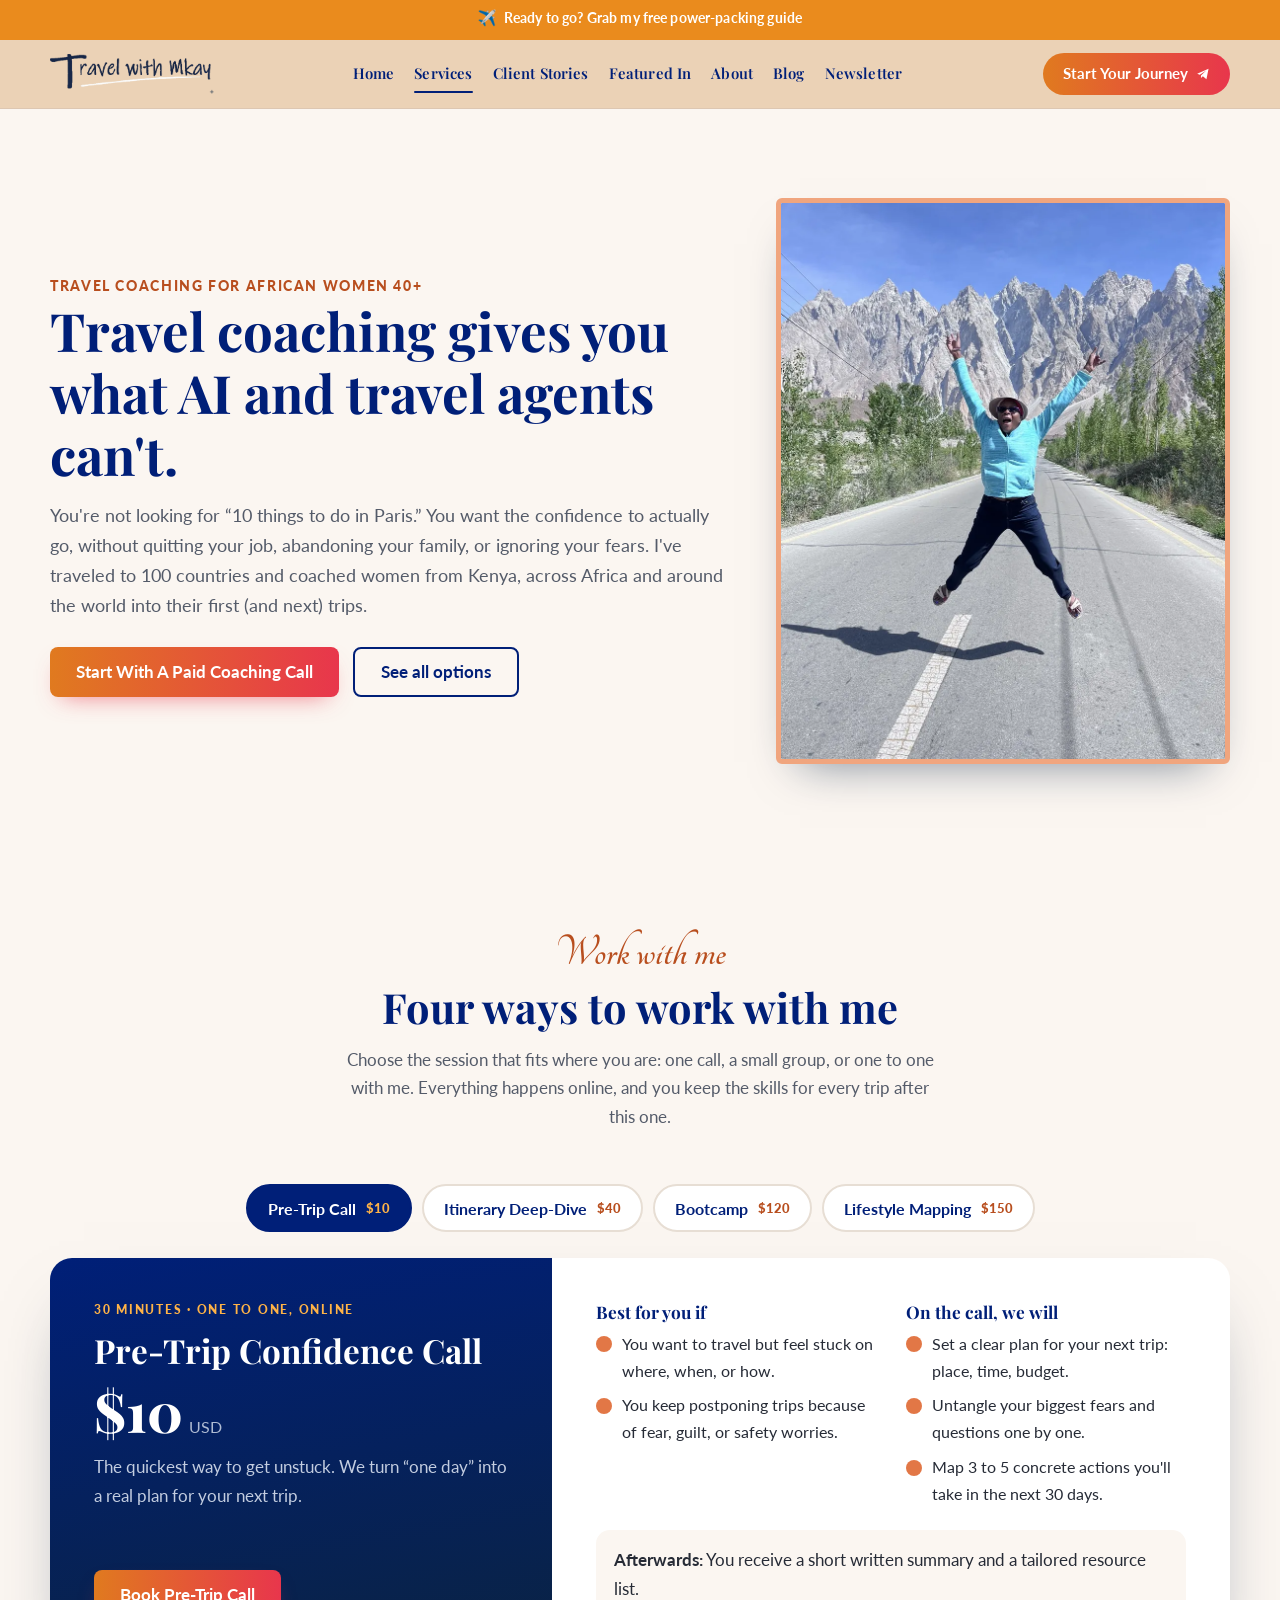
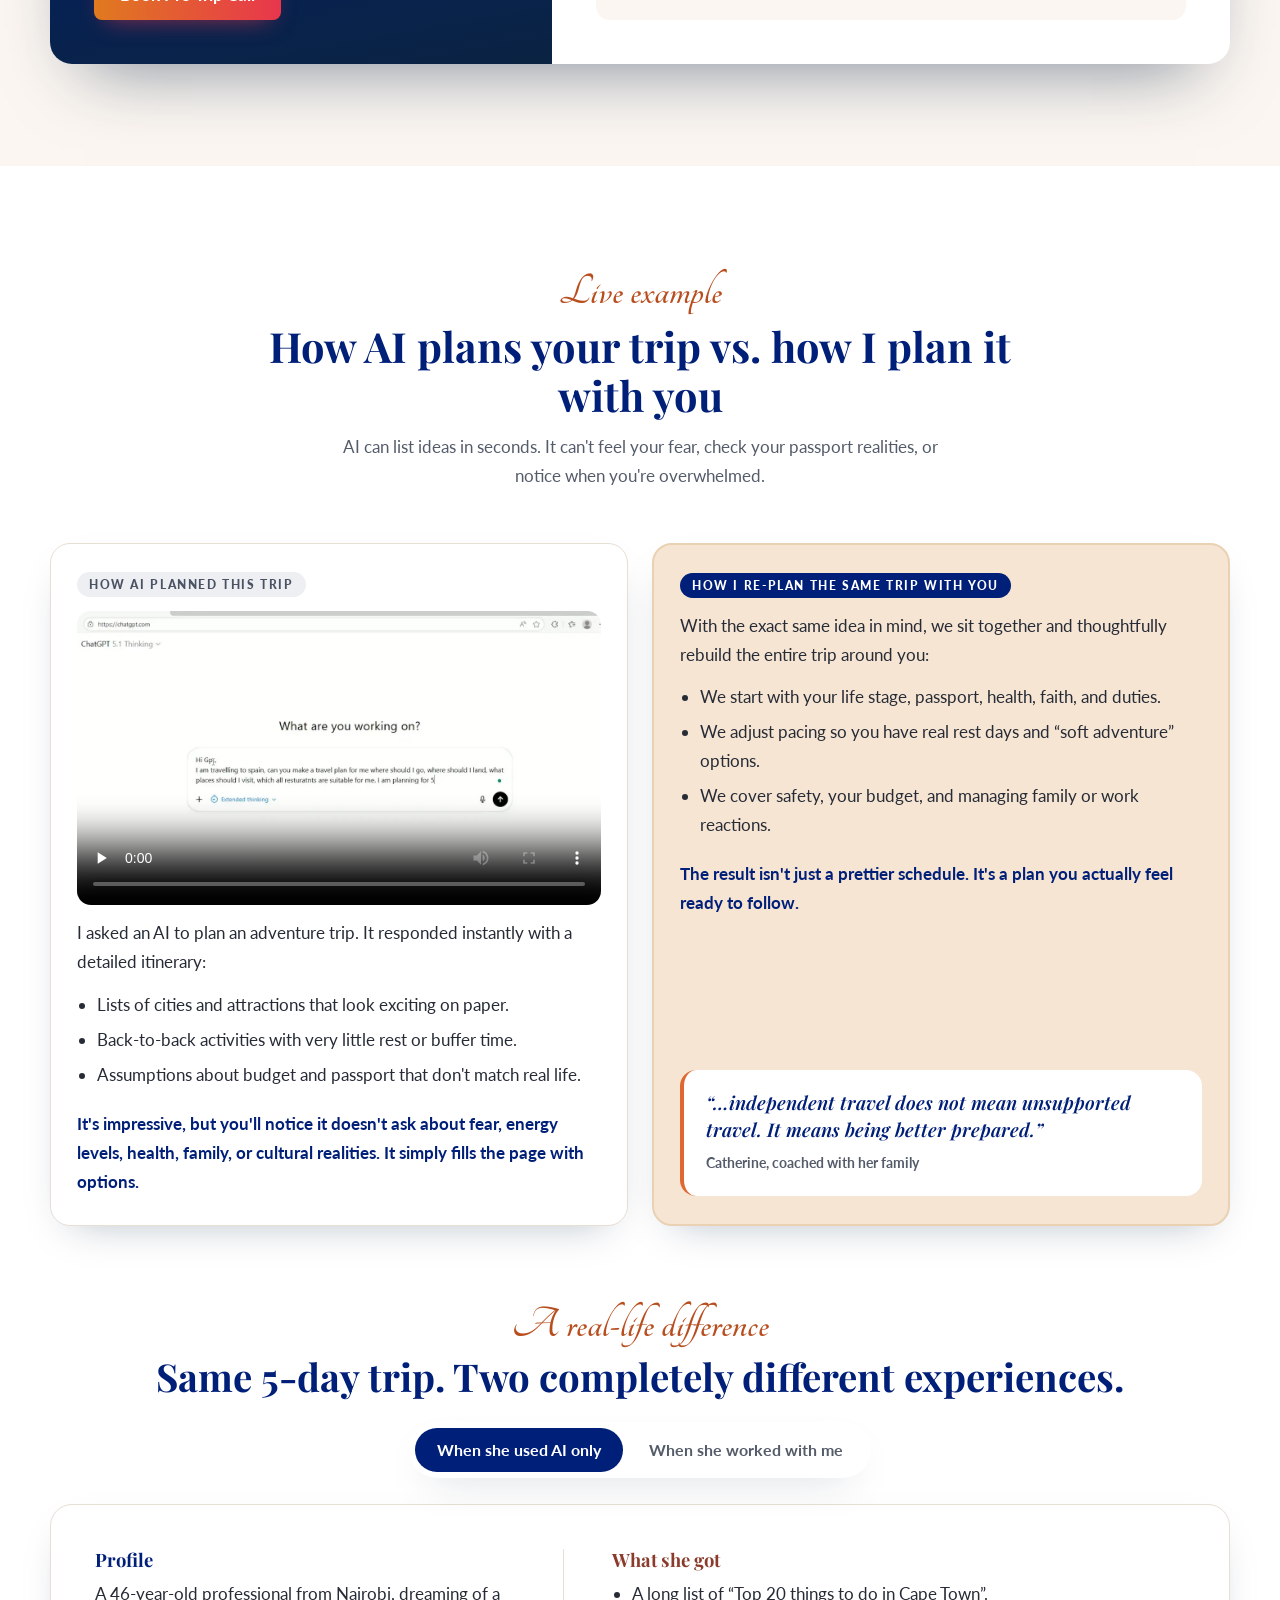
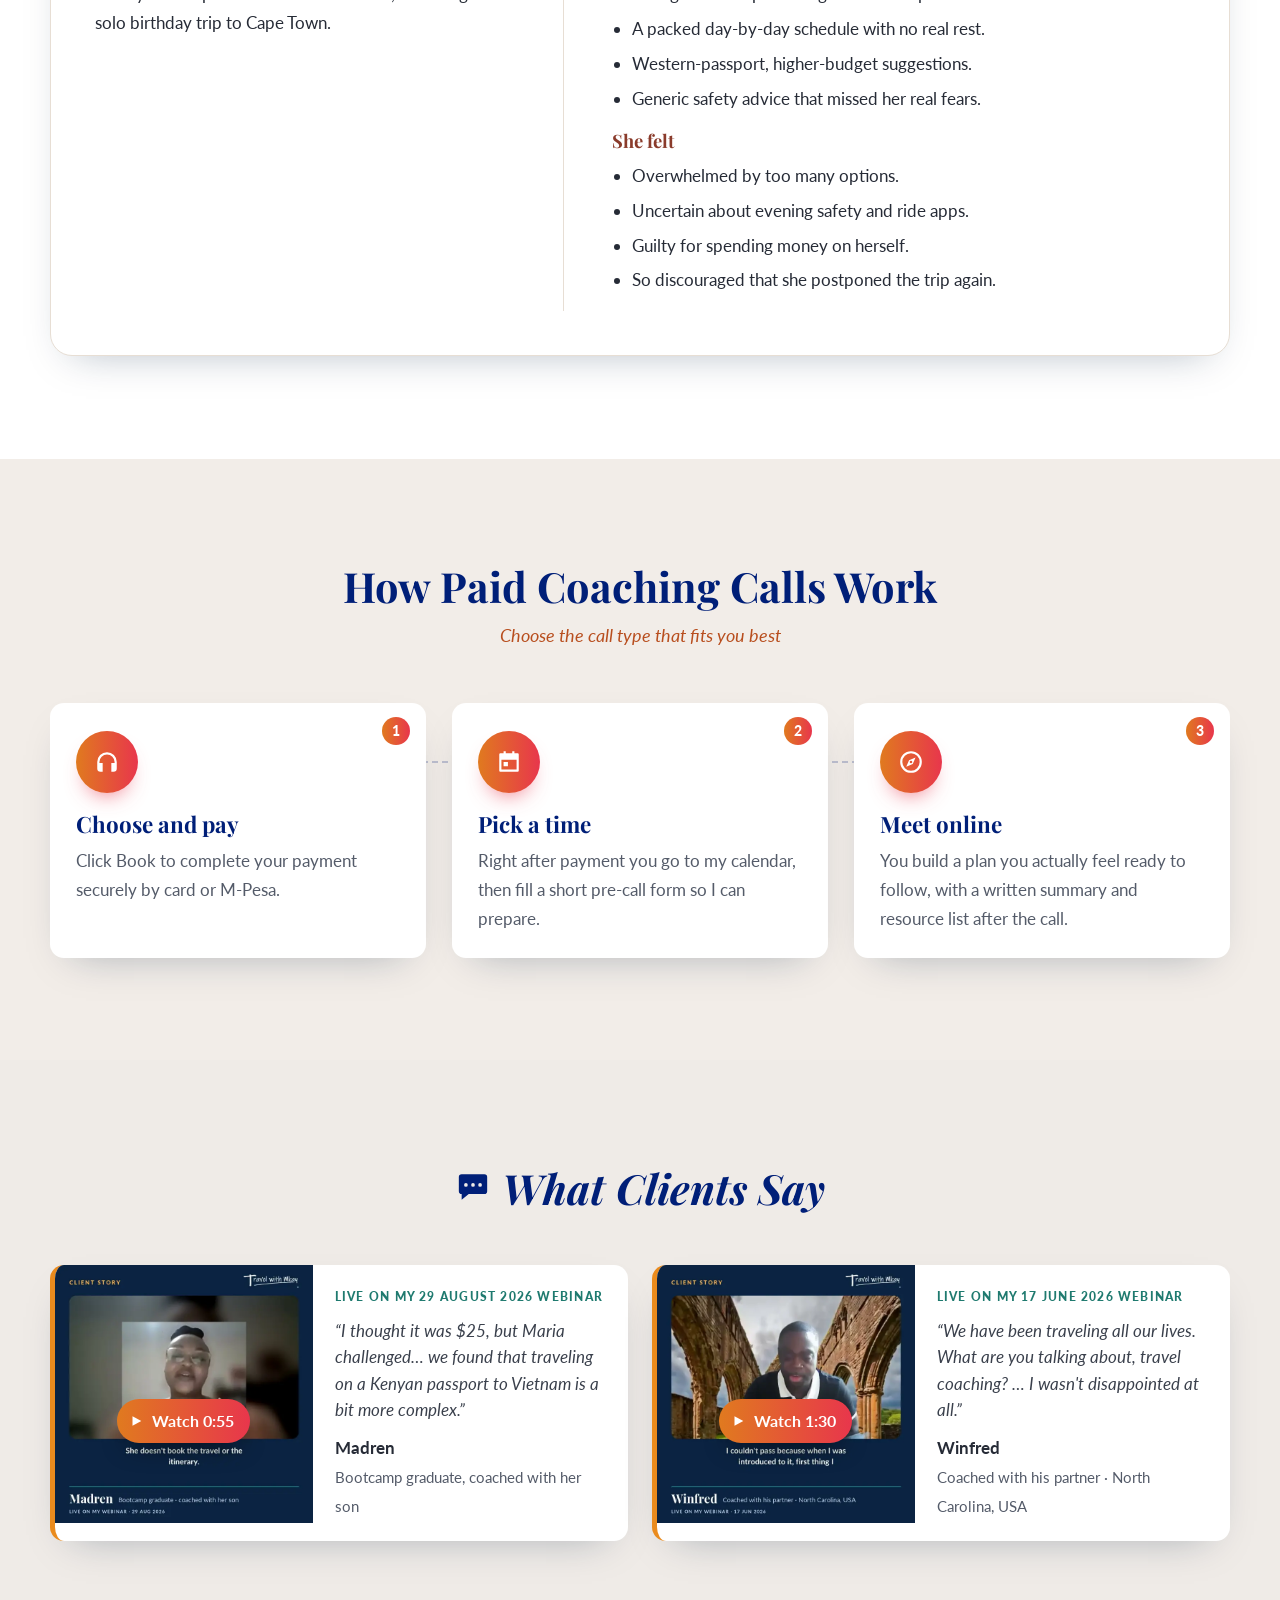
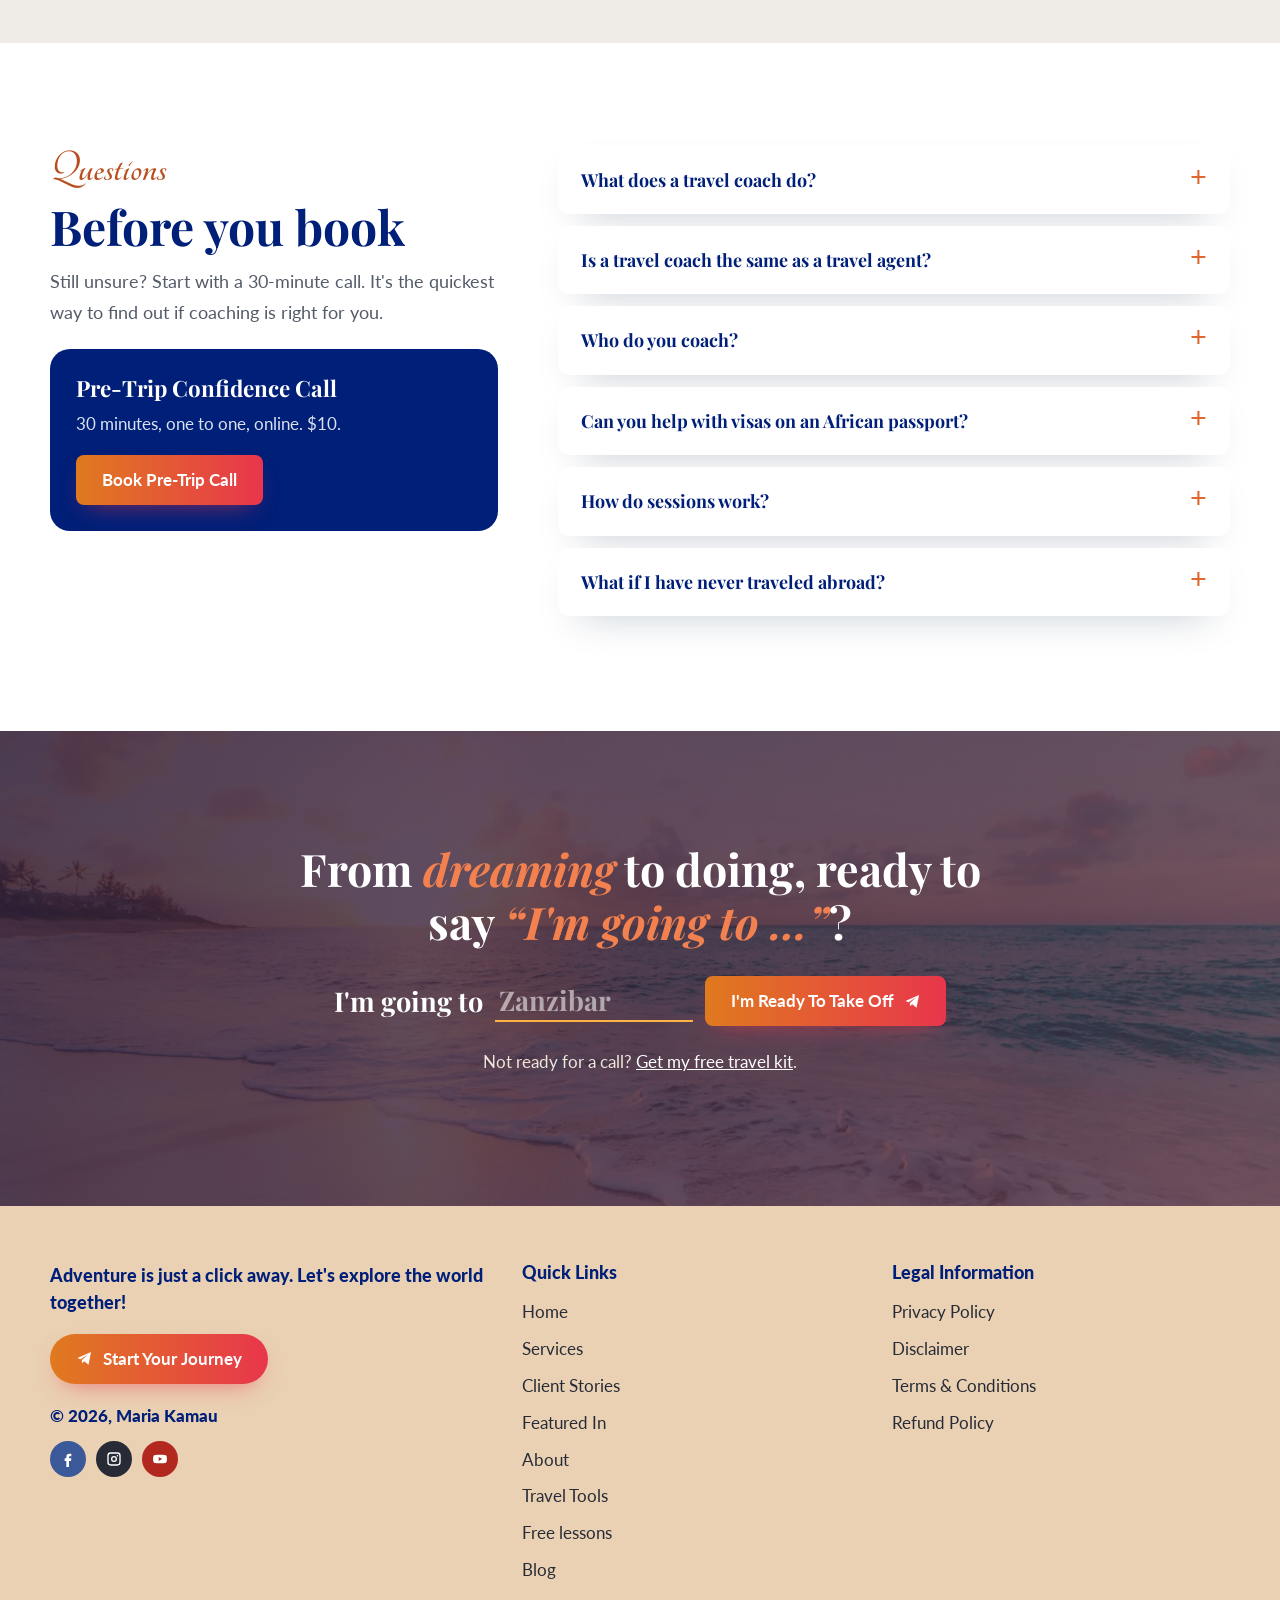
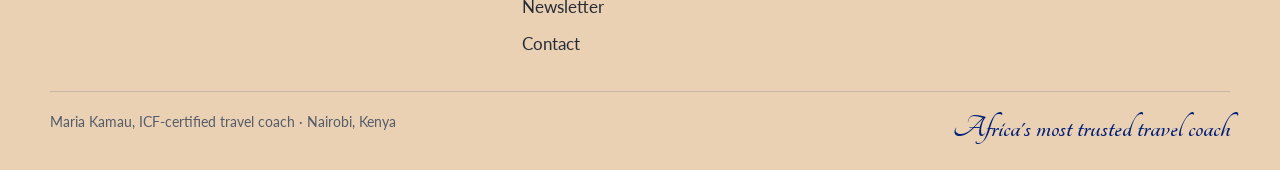
<file: coaching.html>
<!doctype html>
<html lang="en">
<head>
<meta charset="utf-8">
<meta name="viewport" content="width=device-width, initial-scale=1">
<title>Travel Coaching Services | Travel with Mkay, Maria Kamau</title>
<meta name="description" content="Pre-trip confidence calls, itinerary deep-dives, a six-week group bootcamp and private Travel Lifestyle Mapping with ICF-certified travel coach Maria Kamau.">
<meta name="robots" content="noindex, nofollow">
<meta property="og:title" content="Travel Coaching Services | Travel with Mkay, Maria Kamau">
<meta property="og:description" content="Pre-trip confidence calls, itinerary deep-dives, a six-week group bootcamp and private Travel Lifestyle Mapping with ICF-certified travel coach Maria Kamau.">
<meta property="og:image" content="https://harryroguecoachteams-cmd.github.io/travelwithmkay-redesign/assets/img/maria-pakistan.webp">
<meta name="theme-color" content="#EAD1B3">
<link rel="icon" href="assets/img/favicon-32x32.png" sizes="32x32">
<link rel="icon" href="assets/img/favicon-192x192.png" sizes="192x192">
<link rel="apple-touch-icon" href="assets/img/favicon-180x180.png">
<link rel="preconnect" href="https://fonts.googleapis.com">
<link rel="preconnect" href="https://fonts.gstatic.com" crossorigin>
<link href="https://fonts.googleapis.com/css2?family=Lato:wght@400;700;900&amp;family=Playfair+Display:ital,wght@0,400..800;1,400..700&amp;family=Tangerine:wght@700&amp;display=swap" rel="stylesheet">
<link rel="stylesheet" href="assets/css/site.css">
<script>document.documentElement.classList.add('js')</script>
<script type="application/ld+json">{"@context": "https://schema.org", "@graph": [{"@type": "Person", "@id": "https://travelwithmkay.co.ke/#maria", "name": "Maria Kamau", "alternateName": "Mkay", "jobTitle": "Travel Coach", "url": "https://travelwithmkay.co.ke/about-us/", "image": "https://harryroguecoachteams-cmd.github.io/travelwithmkay-redesign/assets/img/maria-portrait.webp", "nationality": {"@type": "Country", "name": "Kenya"}, "homeLocation": {"@type": "City", "name": "Nairobi"}, "hasCredential": {"@type": "EducationalOccupationalCredential", "credentialCategory": "certification", "name": "ICF-certified coach", "recognizedBy": {"@type": "Organization", "name": "International Coaching Federation"}}, "knowsAbout": ["Travel planning", "Visas for African passport holders", "Budget travel", "Solo travel for women over 40", "Travel safety", "Africa travel"], "sameAs": ["https://www.instagram.com/Travelwithmkay", "https://www.facebook.com/TravelwithMkay/", "https://www.youtube.com/@travelwithmkay"]}, {"@type": "ProfessionalService", "@id": "https://travelwithmkay.co.ke/#business", "name": "Travel with Mkay", "url": "https://travelwithmkay.co.ke/", "logo": "https://harryroguecoachteams-cmd.github.io/travelwithmkay-redesign/assets/img/logo.png", "founder": {"@id": "https://travelwithmkay.co.ke/#maria"}, "areaServed": "Africa", "address": {"@type": "PostalAddress", "addressLocality": "Nairobi", "addressCountry": "KE"}, "makesOffer": [{"@type": "Offer", "name": "Pre-Trip Confidence Call", "price": "10", "priceCurrency": "USD", "url": "https://travelwithmkay.co.ke/pay-for-coaching-call/?call=confidence"}, {"@type": "Offer", "name": "Itinerary Deep-Dive", "price": "40", "priceCurrency": "USD", "url": "https://travelwithmkay.co.ke/pay-for-coaching-call/?call=itinerary"}, {"@type": "Offer", "name": "Travel with Confidence Bootcamp (6-week group cohort)", "price": "120", "priceCurrency": "USD", "url": "https://travelwithmkay.co.ke/bootcamp-funnel/"}, {"@type": "Offer", "name": "Travel Lifestyle Mapping (5-week private VIP track)", "price": "150", "priceCurrency": "USD", "url": "https://travelwithmkay.co.ke/bootcamp-funnel/"}]}, {"@type": "FAQPage", "mainEntity": [{"@type": "Question", "name": "What does a travel coach do?", "acceptedAnswer": {"@type": "Answer", "text": "A travel coach helps you get clear on why you want to travel and what kind of trip you really need, then helps you plan it: destination, dates, budget, visas, flights and safety. You make the decisions and you do the booking, with my checks. The goal is that you can plan the next trip without me."}}, {"@type": "Question", "name": "Is a travel coach the same as a travel agent?", "acceptedAnswer": {"@type": "Answer", "text": "No. A travel agent sells travel and books it for you, usually from packages. I don't sell packages and I don't book for you. I coach you through the decisions, and you book it yourself with the same tools and checks I have used across 100 countries."}}, {"@type": "Question", "name": "Who do you coach?", "acceptedAnswer": {"@type": "Answer", "text": "Mostly African women over 40 who are done waiting to travel. I also coach families, couples and experienced travelers who want a better system. Clients join from Kenya, from across Africa (South Africa and Chad among them) and from all over the world, including the US and Europe."}}, {"@type": "Question", "name": "Can you help with visas on an African passport?", "acceptedAnswer": {"@type": "Answer", "text": "Yes. Visa rules are one of the most common reasons trips stall. I show you how to check current rules from official sources, which countries are visa-free or e-visa for your passport, and how to prepare a strong application. Nobody can honestly guarantee a visa decision, and I won't pretend to."}}, {"@type": "Question", "name": "How do sessions work?", "acceptedAnswer": {"@type": "Answer", "text": "Everything happens online. Choose a call or the bootcamp, pay securely by card or M-Pesa, then pick a time on my calendar. After a call you get a short written summary and a list of resources."}}, {"@type": "Question", "name": "What if I have never traveled abroad?", "acceptedAnswer": {"@type": "Answer", "text": "That's exactly where many of my clients start. My own first trip abroad was a school exchange in 1989. We begin with what you want to feel, choose an easy first destination, and build your confidence one step at a time."}}]}]}</script>
</head>
<body>
<svg width="0" height="0" style="position:absolute" aria-hidden="true">
  <symbol id="i-plane" viewBox="0 0 24 24"><path d="M2 11.5 21.5 3l-3.6 18-6.1-5.1-3.3 3.1v-4.6l9-8.4-11 7.1z"/></symbol>
  <symbol id="i-play" viewBox="0 0 24 24"><path d="M6 4l15 8-15 8z"/></symbol>
  <symbol id="i-star" viewBox="0 0 100 100"><polygon points="50.0,0.0 56.6,16.7 69.1,3.8 68.9,21.7 85.4,14.6 78.3,31.1 96.2,30.9 83.3,43.4 100.0,50.0 83.3,56.6 96.2,69.1 78.3,68.9 85.4,85.4 68.9,78.3 69.1,96.2 56.6,83.3 50.0,100.0 43.4,83.3 30.9,96.2 31.1,78.3 14.6,85.4 21.7,68.9 3.8,69.1 16.7,56.6 0.0,50.0 16.7,43.4 3.8,30.9 21.7,31.1 14.6,14.6 31.1,21.7 30.9,3.8 43.4,16.7"/></symbol>
  <symbol id="i-chat" viewBox="0 0 24 24"><path d="M4 3h16a2 2 0 0 1 2 2v10a2 2 0 0 1-2 2H9l-5 4v-4H4a2 2 0 0 1-2-2V5a2 2 0 0 1 2-2zm3 6.2a1.3 1.3 0 1 0 0 2.6 1.3 1.3 0 0 0 0-2.6zm5 0a1.3 1.3 0 1 0 0 2.6 1.3 1.3 0 0 0 0-2.6zm5 0a1.3 1.3 0 1 0 0 2.6 1.3 1.3 0 0 0 0-2.6z"/></symbol>
  <symbol id="i-calendar" viewBox="0 0 24 24"><path d="M7 2h2v2h6V2h2v2h3a1 1 0 0 1 1 1v15a1 1 0 0 1-1 1H4a1 1 0 0 1-1-1V5a1 1 0 0 1 1-1h3zm-2 8v9h14v-9zm2 2h4v4H7z"/></symbol>
  <symbol id="i-compass" viewBox="0 0 24 24"><path d="M12 2a10 10 0 1 1 0 20 10 10 0 0 1 0-20zm0 2a8 8 0 1 0 0 16 8 8 0 0 0 0-16zm4.2 3.8-2.6 6-6 2.6 2.6-6zm-4.2 3a1.2 1.2 0 1 0 0 2.4 1.2 1.2 0 0 0 0-2.4z"/></symbol>
  <symbol id="i-headphones" viewBox="0 0 24 24"><path d="M12 3a9 9 0 0 0-9 9v6a3 3 0 0 0 3 3h2v-8H5v-1a7 7 0 0 1 14 0v1h-3v8h2a3 3 0 0 0 3-3v-6a9 9 0 0 0-9-9z"/></symbol>
  <symbol id="i-list" viewBox="0 0 24 24"><path d="M4 5h2v2H4zm4 0h12v2H8zM4 11h2v2H4zm4 0h12v2H8zm-4 6h2v2H4zm4 0h12v2H8z"/></symbol>
  <symbol id="i-bag" viewBox="0 0 24 24"><path d="M9 3h6a2 2 0 0 1 2 2v2h3a1 1 0 0 1 1 1v12a1 1 0 0 1-1 1H4a1 1 0 0 1-1-1V8a1 1 0 0 1 1-1h3V5a2 2 0 0 1 2-2zm0 4h6V5H9zm-4 3v9h14v-9z"/></symbol>
  <symbol id="i-flight" viewBox="0 0 24 24"><path d="M21 15.5v-2l-8-5V3.5a1.5 1.5 0 0 0-3 0V8.5l-8 5v2l8-2.5V18l-2 1.5V21l3.5-1 3.5 1v-1.5L13 18v-5z"/></symbol>
  <symbol id="i-sim" viewBox="0 0 24 24"><path d="M7 2h7l5 5v13a2 2 0 0 1-2 2H7a2 2 0 0 1-2-2V4a2 2 0 0 1 2-2zm1 9v7h8v-7zm2 2h4v3h-4z"/></symbol>
  <symbol id="i-bed" viewBox="0 0 24 24"><path d="M3 6h2v7h6V8h7a3 3 0 0 1 3 3v8h-2v-3H5v3H3zm5 1a2.5 2.5 0 1 1 0 5 2.5 2.5 0 0 1 0-5z"/></symbol>
  <symbol id="i-ticket" viewBox="0 0 24 24"><path d="M3 6h18v4a2 2 0 0 0 0 4v4H3v-4a2 2 0 0 0 0-4zm10 2v2h2V8zm0 4v2h2v-2zm0 4v2h2v-2z"/></symbol>
  <symbol id="i-shield" viewBox="0 0 24 24"><path d="M12 2 4 5v6c0 5 3.4 9.7 8 11 4.6-1.3 8-6 8-11V5zm-1.2 14.2L7 12.4l1.4-1.4 2.4 2.4 4.8-4.8 1.4 1.4z"/></symbol>
  <symbol id="i-route" viewBox="0 0 24 24"><path d="M6 3a3 3 0 0 1 3 3c0 2.2-3 6-3 6S3 8.2 3 6a3 3 0 0 1 3-3zm12 9a3 3 0 0 1 3 3c0 2.2-3 6-3 6s-3-3.8-3-6a3 3 0 0 1 3-3zM6 14h5a2 2 0 0 1 0 4H9v2h2a4 4 0 0 0 0-8H6z"/></symbol>
  <symbol id="i-car" viewBox="0 0 24 24"><path d="M5 11l1.5-4.5A2 2 0 0 1 8.4 5h7.2a2 2 0 0 1 1.9 1.5L19 11a2 2 0 0 1 2 2v5h-2v2h-3v-2H8v2H5v-2H3v-5a2 2 0 0 1 2-2zm2.2 0h9.6l-1-3H8.2zM7 13.5a1.5 1.5 0 1 0 0 3 1.5 1.5 0 0 0 0-3zm10 0a1.5 1.5 0 1 0 0 3 1.5 1.5 0 0 0 0-3z"/></symbol>
  <symbol id="i-fb" viewBox="0 0 24 24"><path d="M14 8h3V4h-3c-2.8 0-4.5 1.8-4.5 4.6V11H7v4h2.5v9h4v-9h3l.5-4h-3.5V9c0-.6.4-1 1-1z"/></symbol>
  <symbol id="i-ig" viewBox="0 0 24 24"><path d="M7 2h10a5 5 0 0 1 5 5v10a5 5 0 0 1-5 5H7a5 5 0 0 1-5-5V7a5 5 0 0 1 5-5zm0 2a3 3 0 0 0-3 3v10a3 3 0 0 0 3 3h10a3 3 0 0 0 3-3V7a3 3 0 0 0-3-3zm5 3.5a4.5 4.5 0 1 1 0 9 4.5 4.5 0 0 1 0-9zm0 2a2.5 2.5 0 1 0 0 5 2.5 2.5 0 0 0 0-5zm5.2-3.4a1.1 1.1 0 1 1 0 2.2 1.1 1.1 0 0 1 0-2.2z"/></symbol>
  <symbol id="i-yt" viewBox="0 0 24 24"><path d="M22 8.2a3 3 0 0 0-2.1-2.1C18 5.6 12 5.6 12 5.6s-6 0-7.9.5A3 3 0 0 0 2 8.2 31 31 0 0 0 1.6 12 31 31 0 0 0 2 15.8a3 3 0 0 0 2.1 2.1c1.9.5 7.9.5 7.9.5s6 0 7.9-.5a3 3 0 0 0 2.1-2.1c.3-1.3.4-2.5.4-3.8s-.1-2.5-.4-3.8zM10 15V9l5.2 3z"/></symbol>
</svg>
<a class="skip" href="#main">Skip to content</a>
<div class="topbar"><a href="https://travelwithmkay.co.ke/travel-kit/"><img class="tb-emoji" src="assets/img/emoji/airplane-still.png" width="20" height="20" alt=""> Ready to go? Grab my free power-packing guide</a></div>
<header class="site-header">
  <div class="wrap">
    <a class="logo" href="index.html"><img src="assets/img/logo.png" width="897" height="219" alt="Travel with Mkay"></a>
    <button class="menu-toggle" aria-expanded="false" aria-controls="site-nav" aria-label="Menu"><span></span><span></span><span></span></button>
    <nav class="nav" id="site-nav" aria-label="Main">
      <a href="index.html">Home</a>
      <a href="coaching.html" aria-current="page">Services</a>
      <a href="stories.html">Client Stories</a>
      <a href="podcasts.html">Featured In</a>
      <a href="about.html">About</a>
      <a href="https://travelwithmkay.co.ke/blogs/">Blog</a>
      <a href="https://travelwithmkay.co.ke/newsletter/">Newsletter</a>
      <a class="btn btn-grad btn-pill nav-cta" href="coaching.html#options">Start Your Journey <svg class="icon i-plane" aria-hidden="true"><use href="#i-plane"/></svg></a>
    </nav>
  </div>
</header>
<main id="main">
<section class="page-hero">
  <div class="wrap">
    <div>
      <p class="sub" style="font-style:normal;font-weight:900;letter-spacing:.12em;text-transform:uppercase;font-size:.85rem">Travel coaching for African women&nbsp;40+</p>
      <h1>Travel coaching gives you what AI and travel agents can't.</h1>
      <p class="lead">You're not looking for “10 things to do in Paris.” You want the confidence to actually go, without quitting your job, abandoning your family, or ignoring your fears. I've traveled to 100 countries and coached women from Kenya, across Africa and around the world into their first (and next) trips.</p>
      <div class="hero-actions"><a class="btn btn-grad" href="https://travelwithmkay.co.ke/pay-for-coaching-call/?call=confidence">Start With A Paid Coaching Call</a><a class="btn btn-ghost" href="#options">See all options</a></div>
    </div>
    <div class="frame"><img src="assets/img/maria-pakistan.webp" width="900" height="1125" alt="Maria Kamau jumping for joy on a mountain road in northern Pakistan"></div>
  </div>
</section>
<section class="section bg-cream2" id="options" aria-labelledby="work-title">
  <div class="wrap">
    <div class="head"><span class="kicker">Work with me</span><h2 id="work-title">Four ways to work with&nbsp;me</h2><p class="lead">Choose the session that fits where you are: one call, a small group, or one to one with me. Everything happens online, and you keep the skills for every trip after this one.</p></div>
    <div class="tabs" role="tablist" aria-label="Coaching options"><button role="tab" id="tab-call" aria-selected="true" aria-controls="panel-call" data-hash="pre-trip-call">Pre-Trip Call <span>$10</span></button><button role="tab" id="tab-deep" aria-selected="false" aria-controls="panel-deep" data-hash="itinerary-deep-dive" tabindex="-1">Itinerary Deep-Dive <span>$40</span></button><button role="tab" id="tab-boot" aria-selected="false" aria-controls="panel-boot" data-hash="bootcamp" tabindex="-1">Bootcamp <span>$120</span></button><button role="tab" id="tab-map" aria-selected="false" aria-controls="panel-map" data-hash="lifestyle-mapping" tabindex="-1">Lifestyle Mapping <span>$150</span></button></div>
    <div class="offer-panel" id="panel-call" role="tabpanel" aria-labelledby="tab-call">
      <div class="side"><span class="meta">30 minutes · one to one, online</span><h3>Pre-Trip Confidence Call</h3><span class="price">$10<small>USD</small></span><p>The quickest way to get unstuck. We turn “one day” into a real plan for your next trip.</p><a class="btn btn-grad" href="https://travelwithmkay.co.ke/pay-for-coaching-call/?call=confidence">Book Pre-Trip Call</a></div>
      <div class="detail"><div><h4>Best for you if</h4><ul><li>You want to travel but feel stuck on where, when, or how.</li><li>You keep postponing trips because of fear, guilt, or safety worries.</li></ul></div><div><h4>On the call, we will</h4><ul><li>Set a clear plan for your next trip: place, time, budget.</li><li>Untangle your biggest fears and questions one by one.</li><li>Map 3 to 5 concrete actions you'll take in the next 30 days.</li></ul></div><p class="full"><b>Afterwards:</b> You receive a short written summary and a tailored resource list.</p></div>
    </div>
    <div class="offer-panel" id="panel-deep" role="tabpanel" aria-labelledby="tab-deep" hidden>
      <div class="side"><span class="meta">75 to 90 minutes · one to one, online</span><h3>Itinerary Deep-Dive</h3><span class="price">$40<small>USD</small></span><p>A second pair of experienced eyes on a plan you already have.</p><a class="btn btn-grad" href="https://travelwithmkay.co.ke/pay-for-coaching-call/?call=itinerary">Book Deep-Dive</a></div>
      <div class="detail"><div><h4>Best for you if</h4><ul><li>You already have an AI-generated or agent-made itinerary.</li><li>You're not sure if it's realistic, safe, or aligned with your energy and budget.</li></ul></div><div><h4>On the call, we will</h4><ul><li>Go through your plan day by day and simplify where needed.</li><li>Adjust for safety, rest, and your personal preferences.</li><li>Add backup options for bad weather, low-energy days, or delays.</li></ul></div><p class="full"><b>Afterwards:</b> You leave with a refined, confidence-boosting itinerary you can actually follow.</p></div>
    </div>
    <div class="offer-panel" id="panel-boot" role="tabpanel" aria-labelledby="tab-boot" hidden>
      <div class="side"><span class="meta">6-week group cohort · online</span><h3>Travel with Confidence Bootcamp</h3><span class="price">$120<small>USD</small></span><p>My full method, live, with homework and accountability, learning alongside a small group. A cohort runs with a minimum of 2 people and is capped at 10 seats.</p><a class="btn btn-grad" href="https://travelwithmkay.co.ke/bootcamp-funnel/">See the next cohort</a></div>
      <div class="detail"><div><h4>Best for you if</h4><ul><li>You want to manage your finances better and budget for travel.</li><li>Visa paperwork overwhelms you, or rejection stories put you off.</li><li>You're not sure which sites to trust for flights, stays and excursions.</li><li>You'd like help building an itinerary that actually suits you.</li></ul></div><div><h4>Group cohort includes</h4><ul><li>Live weekly group sessions for 6 weeks</li><li>One private 30-minute 1:1 session</li><li>Private wanderlust community and a travel buddies network</li><li>Lifetime access to all materials</li></ul></div><p class="full"><b>Good to know:</b> A group needs at least 2 people to run. Prefer to work entirely one to one? Travel Lifestyle Mapping is my 5-week private VIP track.</p></div>
    </div>
    <div class="offer-panel" id="panel-map" role="tabpanel" aria-labelledby="tab-map" hidden>
      <div class="side"><span class="meta">5-week private VIP track · one to one, online</span><h3>Travel Lifestyle Mapping</h3><span class="price">$150<small>USD</small></span><p>My full method, one to one and built around your life, for travel as part of your life, not a one-off escape.</p><a class="btn btn-grad" href="https://travelwithmkay.co.ke/bootcamp-funnel/">Book Lifestyle Mapping</a><small class="cta-note">On the booking page it is the VIP Private Track.</small></div>
      <div class="detail"><div><h4>Best for you if</h4><ul><li>You don't just want one trip. You want travel to become part of your life.</li><li>You are balancing work, business, and caregiving, and you need structure.</li><li>You would rather work privately with me than in a group.</li></ul></div><div><h4>Over 5 weeks, one to one, we will</h4><ul><li>Look at your next 6 to 12 months of life, work, and responsibilities.</li><li>Map out when and where travel can realistically fit into your life.</li><li>Design a simple “Travel Lifestyle Map” you can follow.</li><li>Build every session around your plans, at times that suit you.</li></ul></div><p class="full"><b>Also included:</b> Direct email access to me, my private community and lifetime access to all materials.</p></div>
    </div>
  </div>
</section>
<section class="section bg-white" id="live-example" aria-labelledby="vs-title">
  <div class="wrap">
    <div class="head"><span class="kicker">Live example</span><h2 id="vs-title">How AI plans your trip vs. how I plan it with you</h2>
      <p class="lead">AI can list ideas in seconds. It can't feel your fear, check your passport realities, or notice when you're overwhelmed.</p></div>
    <div class="vs">
      <article class="vs-card ai"><span class="pill">How AI planned this trip</span>
        <video controls preload="none" playsinline poster="assets/img/v3/ai-poster.webp" src="assets/video/ai-plan-demo.mp4" aria-label="Screen recording: I ask ChatGPT to plan an adventure trip"></video>
        <p>I asked an AI to plan an adventure trip. It responded instantly with a detailed itinerary:</p>
        <ul><li>Lists of cities and attractions that look exciting on paper.</li><li>Back-to-back activities with very little rest or buffer time.</li><li>Assumptions about budget and passport that don't match real life.</li></ul>
        <p class="verdict">It's impressive, but you'll notice it doesn't ask about fear, energy levels, health, family, or cultural realities. It simply fills the page with options.</p></article>
      <article class="vs-card me"><span class="pill">How I re-plan the same trip with you</span>
        <p>With the exact same idea in mind, we sit together and thoughtfully rebuild the entire trip around you:</p>
        <ul><li>We start with your life stage, passport, health, faith, and duties.</li><li>We adjust pacing so you have real rest days and “soft adventure” options.</li><li>We cover safety, your budget, and managing family or work reactions.</li></ul>
        <p class="verdict">The result isn't just a prettier schedule. It's a plan you actually feel ready to follow.</p>
        <figure class="vs-quote"><blockquote>“…independent travel does not mean unsupported travel. It means being better prepared.”</blockquote><figcaption>Catherine, coached with her family</figcaption></figure></article>
    </div>
    <div class="center vs-story-head">
      <span class="kicker">A real-life difference</span>
      <h2>Same 5-day trip. Two completely different experiences.</h2>
      <div class="vs-toggle" role="tablist" aria-label="Compare the two experiences">
        <button role="tab" id="t-ai" aria-selected="true" aria-controls="p-ai">When she used AI only</button>
        <button role="tab" id="t-me" aria-selected="false" aria-controls="p-me" tabindex="-1">When she worked with me</button>
      </div>
    </div>
    <div class="story-panel" id="p-ai" role="tabpanel" aria-labelledby="t-ai">
      <div class="sp-profile"><h4>Profile</h4><p>A 46-year-old professional from Nairobi, dreaming of a solo birthday trip to Cape Town.</p></div>
      <div class="sp-bad"><h4>What she got</h4><ul><li>A long list of “Top 20 things to do in Cape Town”.</li><li>A packed day-by-day schedule with no real rest.</li><li>Western-passport, higher-budget suggestions.</li><li>Generic safety advice that missed her real fears.</li></ul>
        <h4>She felt</h4><ul><li>Overwhelmed by too many options.</li><li>Uncertain about evening safety and ride apps.</li><li>Guilty for spending money on herself.</li><li>So discouraged that she postponed the trip again.</li></ul></div>
    </div>
    <div class="story-panel" id="p-me" role="tabpanel" aria-labelledby="t-me" hidden>
      <div class="sp-profile"><h4>Profile</h4><p>The same woman, the same dream, the same five days.</p></div>
      <div class="sp-good"><h4>On our call</h4><ul><li>She began with her why: celebrating her birthday and traveling solo.</li><li>She chose a safe, central area that fit her budget and gave her comfort.</li><li>A balanced plan with one core activity per day and room to explore.</li><li>We discussed anxiety, visa issues, and handling family questions.</li><li>She created a simple panic plan with clear, practical steps she could follow calmly.</li></ul>
        <h4>She came home</h4><ul><li>Clear on what she'd done and proud of herself for going.</li><li>More confident and ready to start traveling again.</li><li>Already planning her next trip with confidence and support.</li></ul></div>
    </div>
  </div>
</section>
<section class="section" aria-labelledby="how-title">
  <div class="wrap">
    <div class="head"><h2 id="how-title">How Paid Coaching Calls Work</h2><p class="sub">Choose the call type that fits you best</p></div>
    <div class="journey">
      <article class="jcard"><span class="jnum">1</span><div class="jicon"><svg class="icon i-headphones" aria-hidden="true"><use href="#i-headphones"/></svg></div><h3>Choose and pay</h3><p>Click Book to complete your payment securely by card or M-Pesa.</p></article>
      <article class="jcard"><span class="jnum">2</span><div class="jicon"><svg class="icon i-calendar" aria-hidden="true"><use href="#i-calendar"/></svg></div><h3>Pick a time</h3><p>Right after payment you go to my calendar, then fill a short pre-call form so I can prepare.</p></article>
      <article class="jcard"><span class="jnum">3</span><div class="jicon"><svg class="icon i-compass" aria-hidden="true"><use href="#i-compass"/></svg></div><h3>Meet online</h3><p>You build a plan you actually feel ready to follow, with a written summary and resource list after the call.</p></article>
    </div>
  </div>
</section>
<section class="section bg-stone" aria-labelledby="cs-title">
  <div class="wrap">
    <div class="head"><h2 id="cs-title" class="title-icon"><svg class="icon i-chat" aria-hidden="true"><use href="#i-chat"/></svg> What Clients Say</h2></div>
    <div class="vgrid">
      <article class="vcard">
        <div class="vmedia">
          <video preload="none" playsinline poster="assets/video/madren-poster.webp" src="assets/video/madren.mp4">
            <track kind="captions" src="assets/video/madren.vtt" srclang="en" label="English">
          </video>
          <button class="play" type="button" aria-label="Play Madren's story, 0:55"><span><svg class="icon i-play" aria-hidden="true"><use href="#i-play"/></svg> Watch 0:55</span></button>
        </div>
        <div class="vbody">
          <span class="src">Live on my 29 August 2026 webinar</span>
          <blockquote>“I thought it was $25, but Maria challenged… we found that traveling on a Kenyan passport to Vietnam is a bit more complex.”</blockquote>
          <div class="who"><b>Madren</b><span>Bootcamp graduate, coached with her son</span></div>
        </div>
      </article>
      <article class="vcard">
        <div class="vmedia">
          <video preload="none" playsinline poster="assets/video/winfred-poster.webp" src="assets/video/winfred.mp4">
            <track kind="captions" src="assets/video/winfred.vtt" srclang="en" label="English">
          </video>
          <button class="play" type="button" aria-label="Play Winfred's story, 1:30"><span><svg class="icon i-play" aria-hidden="true"><use href="#i-play"/></svg> Watch 1:30</span></button>
        </div>
        <div class="vbody">
          <span class="src">Live on my 17 June 2026 webinar</span>
          <blockquote>“We have been traveling all our lives. What are you talking about, travel coaching? … I wasn't disappointed at all.”</blockquote>
          <div class="who"><b>Winfred</b><span>Coached with his partner · North Carolina, USA</span></div>
        </div>
      </article>
    </div>
  </div>
</section>
<section class="section bg-white" aria-labelledby="faq-title">
  <div class="wrap faq-wrap">
    <div class="faq-side"><span class="kicker">Questions</span><h2 id="faq-title">Before you book</h2><p class="lead">Still unsure? Start with a 30-minute call. It's the quickest way to find out if coaching is right for you.</p>
      <div class="card"><h3>Pre-Trip Confidence Call</h3><p>30 minutes, one to one, online. $10.</p><a class="btn btn-grad" href="https://travelwithmkay.co.ke/pay-for-coaching-call/?call=confidence">Book Pre-Trip Call</a></div></div>
    <div class="faq"><details><summary>What does a travel coach do?</summary><p>A travel coach helps you get clear on why you want to travel and what kind of trip you really need, then helps you plan it: destination, dates, budget, visas, flights and safety. You make the decisions and you do the booking, with my checks. The goal is that you can plan the next trip without me.</p></details><details><summary>Is a travel coach the same as a travel agent?</summary><p>No. A travel agent sells travel and books it for you, usually from packages. I don't sell packages and I don't book for you. I coach you through the decisions, and you book it yourself with the same tools and checks I have used across 100 countries.</p></details><details><summary>Who do you coach?</summary><p>Mostly African women over 40 who are done waiting to travel. I also coach families, couples and experienced travelers who want a better system. Clients join from Kenya, from across Africa (South Africa and Chad among them) and from all over the world, including the US and Europe.</p></details><details><summary>Can you help with visas on an African passport?</summary><p>Yes. Visa rules are one of the most common reasons trips stall. I show you how to check current rules from official sources, which countries are visa-free or e-visa for your passport, and how to prepare a strong application. Nobody can honestly guarantee a visa decision, and I won't pretend to.</p></details><details><summary>How do sessions work?</summary><p>Everything happens online. Choose a call or the bootcamp, pay securely by card or M-Pesa, then pick a time on my calendar. After a call you get a short written summary and a list of resources.</p></details><details><summary>What if I have never traveled abroad?</summary><p>That's exactly where many of my clients start. My own first trip abroad was a school exchange in 1989. We begin with what you want to feel, choose an easy first destination, and build your confidence one step at a time.</p></details></div>
  </div>
</section>
<section class="cta-final" style="background-image:url(assets/img/bg-beach.webp)">
  <div class="wrap">
    <h2>From <span class="accent">dreaming</span> to doing, ready to say <span class="nowrap"><span class="accent">“I'm going to …”</span>?</span></h2>
    <form class="going" action="https://travelwithmkay.co.ke/pay-for-coaching-call/" method="get">
      <input type="hidden" name="call" value="confidence">
      <label for="going-to">I'm going to</label>
      <input id="going-to" name="trip" placeholder="Zanzibar" autocomplete="off" maxlength="40">
      <button class="btn btn-grad" id="going-cta" type="submit"><span>I'm Ready To Take Off</span> <svg class="icon i-plane" aria-hidden="true"><use href="#i-plane"/></svg></button>
    </form>
    <p class="small">Not ready for a call? <a href="https://travelwithmkay.co.ke/travel-kit/">Get my free travel kit</a>.</p>
  </div>
</section>
</main>
<footer class="site-footer">
  <div class="wrap">
    <div>
      <p class="lead">Adventure is just a click away. Let's explore the world together!</p>
      <a class="btn btn-grad btn-pill" href="coaching.html#options"><svg class="icon i-plane" aria-hidden="true"><use href="#i-plane"/></svg> Start Your Journey</a>
      <p class="copy">© 2026, Maria Kamau</p>
      <div class="socials">
        <a class="fb" href="https://www.facebook.com/TravelwithMkay/" aria-label="Facebook"><svg class="icon i-fb" aria-hidden="true"><use href="#i-fb"/></svg></a>
        <a class="ig" href="https://www.instagram.com/Travelwithmkay" aria-label="Instagram"><svg class="icon i-ig" aria-hidden="true"><use href="#i-ig"/></svg></a>
        <a class="yt" href="https://www.youtube.com/@travelwithmkay" aria-label="YouTube"><svg class="icon i-yt" aria-hidden="true"><use href="#i-yt"/></svg></a>
      </div>
    </div>
    <div>
      <h3>Quick Links</h3>
      <ul>
        <li><a href="index.html">Home</a></li>
        <li><a href="coaching.html">Services</a></li>
        <li><a href="stories.html">Client Stories</a></li>
        <li><a href="podcasts.html">Featured In</a></li>
        <li><a href="about.html">About</a></li>
        <li><a href="tools.html">Travel Tools</a></li>
        <li><a href="learn.html">Free lessons</a></li>
        <li><a href="https://travelwithmkay.co.ke/blogs/">Blog</a></li>
        <li><a href="https://travelwithmkay.co.ke/newsletter/">Newsletter</a></li>
        <li><a href="https://travelwithmkay.co.ke/contact-us/">Contact</a></li>
      </ul>
    </div>
    <div>
      <h3>Legal Information</h3>
      <ul>
        <li><a href="https://travelwithmkay.co.ke/privacy-policy/">Privacy Policy</a></li>
        <li><a href="https://travelwithmkay.co.ke/disclaimer/">Disclaimer</a></li>
        <li><a href="https://travelwithmkay.co.ke/terms-conditions/">Terms &amp; Conditions</a></li>
        <li><a href="https://travelwithmkay.co.ke/refund-policy/">Refund Policy</a></li>
      </ul>
    </div>
    <div class="bottom">
      <span>Maria Kamau, ICF-certified travel coach · Nairobi, Kenya</span>
      <span class="tag">Africa's most trusted travel coach</span>
    </div>
  </div>
</footer>
<dialog class="kit-pop" id="kit-pop" aria-labelledby="kp-title" aria-describedby="kp-desc">
  <div class="kp-card" tabindex="-1" autofocus>
    <button class="kp-close" type="button" aria-label="Close">×</button>
    <div class="kp-top">
      <span class="kp-kicker">Free download</span>
      <h2 id="kp-title">Free Pre-Trip Confidence Checklist for Women 40+</h2>
      <p id="kp-desc">“Am I really ready to travel?” Find out in a few honest ticks.</p>
    </div>
    <div class="kp-body">
      <form class="cf7" action="https://travelwithmkay.co.ke/travel-kit/" method="get" data-endpoint="https://travelwithmkay.co.ke/wp-json/contact-form-7/v1/contact-forms/4081/feedback" novalidate>
        <input type="hidden" name="_wpcf7" value="4081"><input type="hidden" name="_wpcf7_version" value="6.1.6"><input type="hidden" name="_wpcf7_locale" value="en_GB"><input type="hidden" name="_wpcf7_unit_tag" value="wpcf7-f4081-o3"><input type="hidden" name="_wpcf7_container_post" value="0">
        <label for="kp-name">Name</label>
        <input id="kp-name" name="your-name" type="text" placeholder="Your full name" autocomplete="name" required>
        <span class="err" data-for="your-name"></span>
        <label for="kp-email">Email</label>
        <input id="kp-email" name="your-email" type="email" placeholder="name@example.com" autocomplete="email" required>
        <span class="err" data-for="your-email"></span>
        <button class="btn btn-grad" type="submit">Email My Free Guide</button>
        <p class="form-note" role="status" aria-live="polite"></p>
      </form>
      <div class="thanks" hidden>
        <h3>Thank you!</h3>
        <p>Your Pre-Trip Confidence Checklist is on its way to your inbox. Please check your email in the next few minutes (and peek in spam or promotions, just in case). 💛</p>
      </div>
    </div>
  </div>
</dialog>
<script src="assets/js/site.js" defer onerror="document.documentElement.classList.remove('js')"></script>
</body>
</html>
</file>
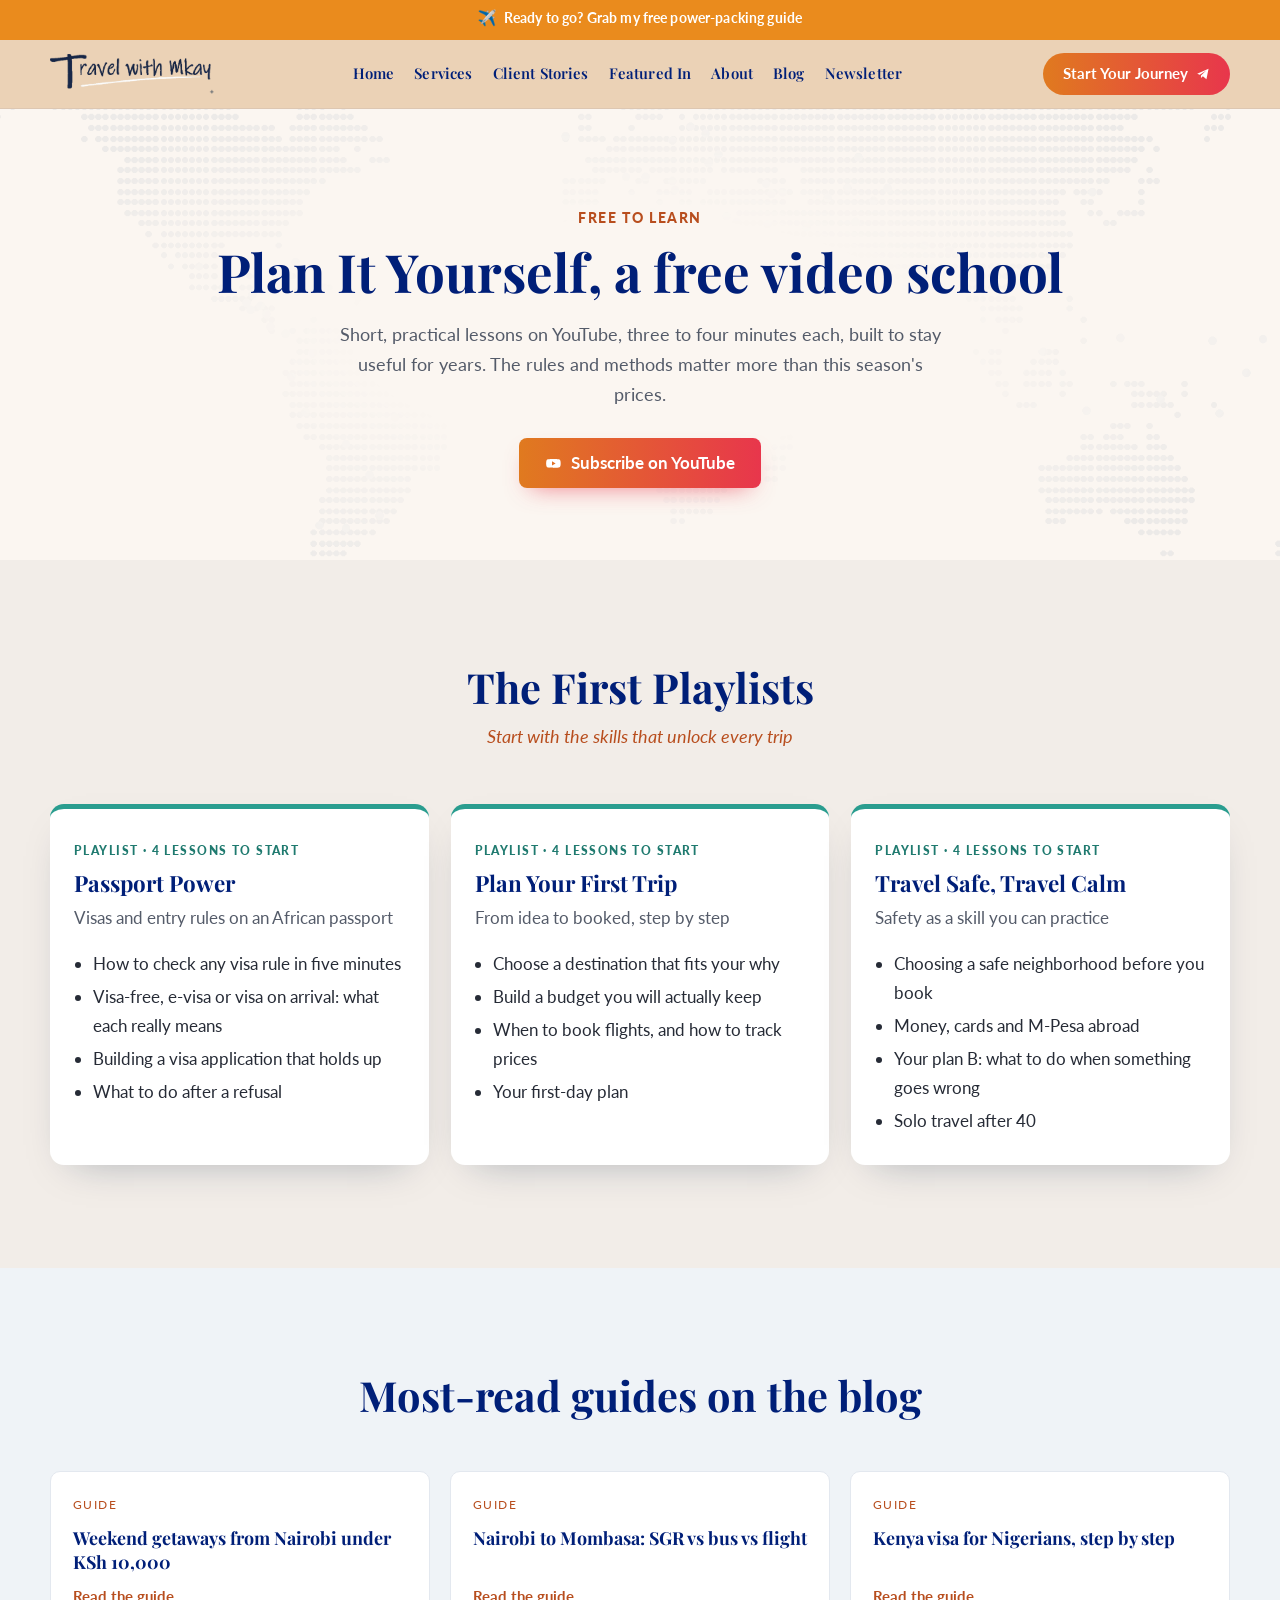
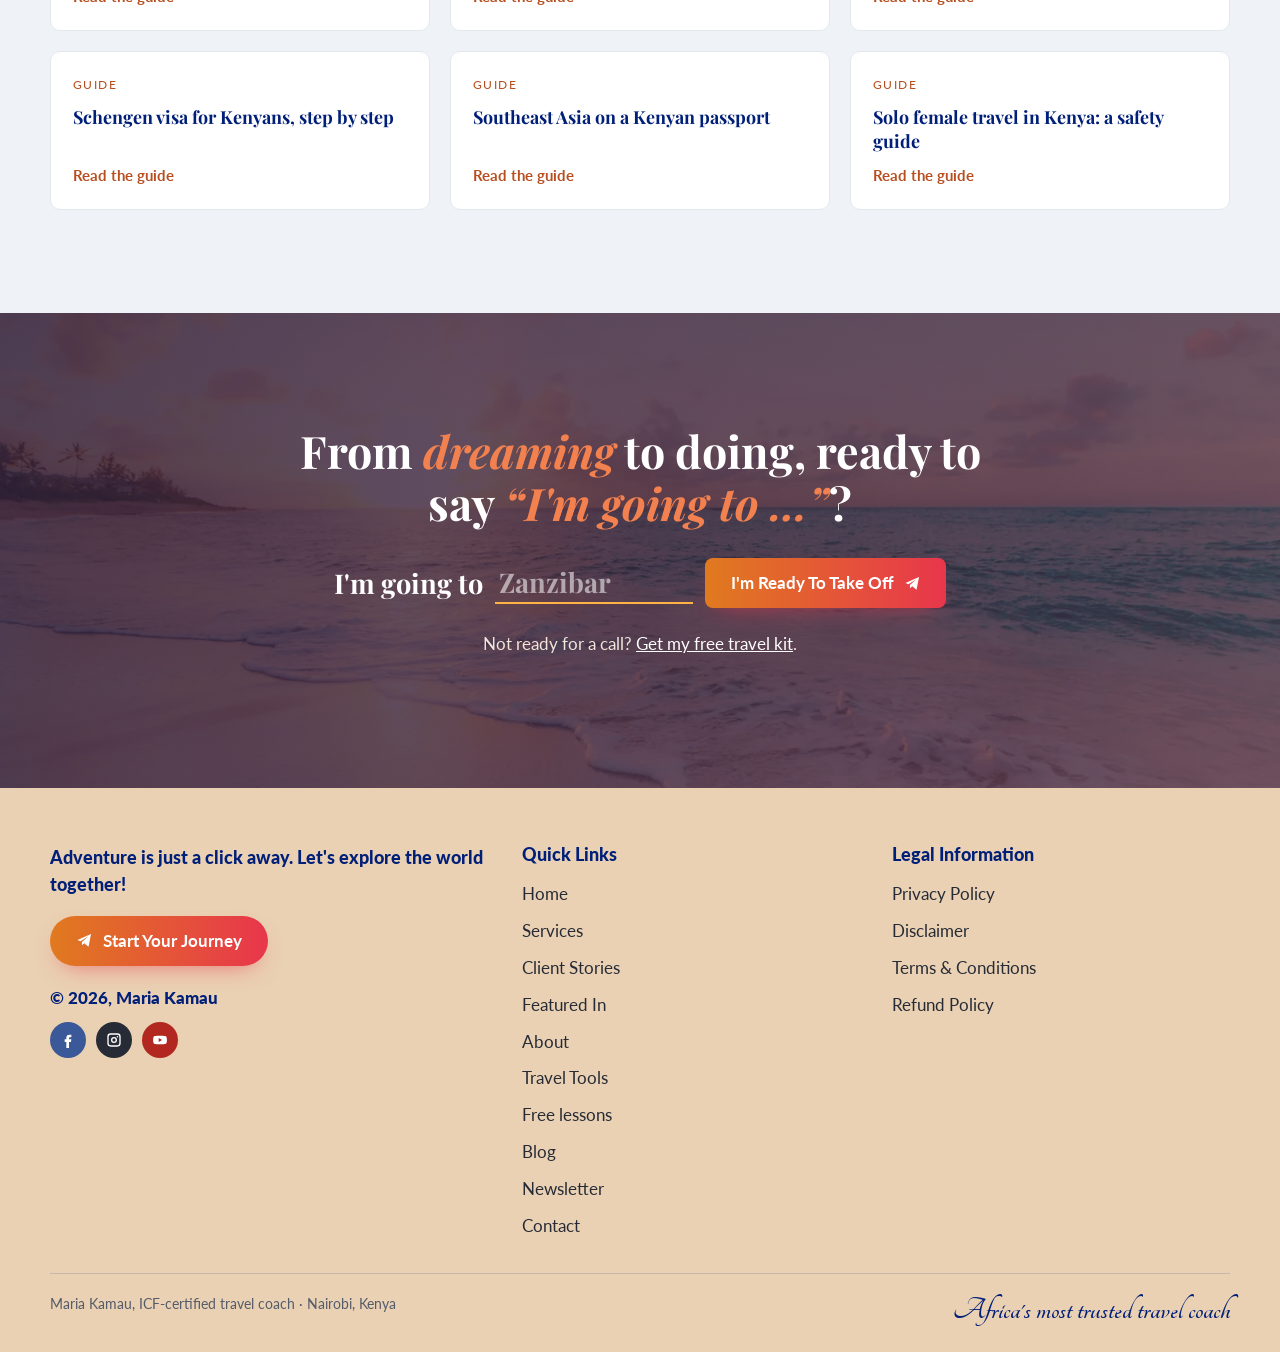
<file: learn.html>
<!doctype html>
<html lang="en">
<head>
<meta charset="utf-8">
<meta name="viewport" content="width=device-width, initial-scale=1">
<title>Learn to Plan Your Own Trips | Travel with Mkay</title>
<meta name="description" content="Free lessons from travel coach Maria Kamau: visas on an African passport, budgets, flights and travel safety.">
<meta name="robots" content="noindex, nofollow">
<meta property="og:title" content="Learn to Plan Your Own Trips | Travel with Mkay">
<meta property="og:description" content="Free lessons from travel coach Maria Kamau: visas on an African passport, budgets, flights and travel safety.">
<meta property="og:image" content="https://harryroguecoachteams-cmd.github.io/travelwithmkay-redesign/assets/img/maria-pakistan.webp">
<meta name="theme-color" content="#EAD1B3">
<link rel="icon" href="assets/img/favicon-32x32.png" sizes="32x32">
<link rel="icon" href="assets/img/favicon-192x192.png" sizes="192x192">
<link rel="apple-touch-icon" href="assets/img/favicon-180x180.png">
<link rel="preconnect" href="https://fonts.googleapis.com">
<link rel="preconnect" href="https://fonts.gstatic.com" crossorigin>
<link href="https://fonts.googleapis.com/css2?family=Lato:wght@400;700;900&amp;family=Playfair+Display:ital,wght@0,400..800;1,400..700&amp;family=Tangerine:wght@700&amp;display=swap" rel="stylesheet">
<link rel="stylesheet" href="assets/css/site.css">
<script>document.documentElement.classList.add('js')</script>
<script type="application/ld+json">{"@context": "https://schema.org", "@graph": [{"@type": "Person", "@id": "https://travelwithmkay.co.ke/#maria", "name": "Maria Kamau", "alternateName": "Mkay", "jobTitle": "Travel Coach", "url": "https://travelwithmkay.co.ke/about-us/", "image": "https://harryroguecoachteams-cmd.github.io/travelwithmkay-redesign/assets/img/maria-portrait.webp", "nationality": {"@type": "Country", "name": "Kenya"}, "homeLocation": {"@type": "City", "name": "Nairobi"}, "hasCredential": {"@type": "EducationalOccupationalCredential", "credentialCategory": "certification", "name": "ICF-certified coach", "recognizedBy": {"@type": "Organization", "name": "International Coaching Federation"}}, "knowsAbout": ["Travel planning", "Visas for African passport holders", "Budget travel", "Solo travel for women over 40", "Travel safety", "Africa travel"], "sameAs": ["https://www.instagram.com/Travelwithmkay", "https://www.facebook.com/TravelwithMkay/", "https://www.youtube.com/@travelwithmkay"]}]}</script>
</head>
<body>
<svg width="0" height="0" style="position:absolute" aria-hidden="true">
  <symbol id="i-plane" viewBox="0 0 24 24"><path d="M2 11.5 21.5 3l-3.6 18-6.1-5.1-3.3 3.1v-4.6l9-8.4-11 7.1z"/></symbol>
  <symbol id="i-play" viewBox="0 0 24 24"><path d="M6 4l15 8-15 8z"/></symbol>
  <symbol id="i-star" viewBox="0 0 100 100"><polygon points="50.0,0.0 56.6,16.7 69.1,3.8 68.9,21.7 85.4,14.6 78.3,31.1 96.2,30.9 83.3,43.4 100.0,50.0 83.3,56.6 96.2,69.1 78.3,68.9 85.4,85.4 68.9,78.3 69.1,96.2 56.6,83.3 50.0,100.0 43.4,83.3 30.9,96.2 31.1,78.3 14.6,85.4 21.7,68.9 3.8,69.1 16.7,56.6 0.0,50.0 16.7,43.4 3.8,30.9 21.7,31.1 14.6,14.6 31.1,21.7 30.9,3.8 43.4,16.7"/></symbol>
  <symbol id="i-chat" viewBox="0 0 24 24"><path d="M4 3h16a2 2 0 0 1 2 2v10a2 2 0 0 1-2 2H9l-5 4v-4H4a2 2 0 0 1-2-2V5a2 2 0 0 1 2-2zm3 6.2a1.3 1.3 0 1 0 0 2.6 1.3 1.3 0 0 0 0-2.6zm5 0a1.3 1.3 0 1 0 0 2.6 1.3 1.3 0 0 0 0-2.6zm5 0a1.3 1.3 0 1 0 0 2.6 1.3 1.3 0 0 0 0-2.6z"/></symbol>
  <symbol id="i-calendar" viewBox="0 0 24 24"><path d="M7 2h2v2h6V2h2v2h3a1 1 0 0 1 1 1v15a1 1 0 0 1-1 1H4a1 1 0 0 1-1-1V5a1 1 0 0 1 1-1h3zm-2 8v9h14v-9zm2 2h4v4H7z"/></symbol>
  <symbol id="i-compass" viewBox="0 0 24 24"><path d="M12 2a10 10 0 1 1 0 20 10 10 0 0 1 0-20zm0 2a8 8 0 1 0 0 16 8 8 0 0 0 0-16zm4.2 3.8-2.6 6-6 2.6 2.6-6zm-4.2 3a1.2 1.2 0 1 0 0 2.4 1.2 1.2 0 0 0 0-2.4z"/></symbol>
  <symbol id="i-headphones" viewBox="0 0 24 24"><path d="M12 3a9 9 0 0 0-9 9v6a3 3 0 0 0 3 3h2v-8H5v-1a7 7 0 0 1 14 0v1h-3v8h2a3 3 0 0 0 3-3v-6a9 9 0 0 0-9-9z"/></symbol>
  <symbol id="i-list" viewBox="0 0 24 24"><path d="M4 5h2v2H4zm4 0h12v2H8zM4 11h2v2H4zm4 0h12v2H8zm-4 6h2v2H4zm4 0h12v2H8z"/></symbol>
  <symbol id="i-bag" viewBox="0 0 24 24"><path d="M9 3h6a2 2 0 0 1 2 2v2h3a1 1 0 0 1 1 1v12a1 1 0 0 1-1 1H4a1 1 0 0 1-1-1V8a1 1 0 0 1 1-1h3V5a2 2 0 0 1 2-2zm0 4h6V5H9zm-4 3v9h14v-9z"/></symbol>
  <symbol id="i-flight" viewBox="0 0 24 24"><path d="M21 15.5v-2l-8-5V3.5a1.5 1.5 0 0 0-3 0V8.5l-8 5v2l8-2.5V18l-2 1.5V21l3.5-1 3.5 1v-1.5L13 18v-5z"/></symbol>
  <symbol id="i-sim" viewBox="0 0 24 24"><path d="M7 2h7l5 5v13a2 2 0 0 1-2 2H7a2 2 0 0 1-2-2V4a2 2 0 0 1 2-2zm1 9v7h8v-7zm2 2h4v3h-4z"/></symbol>
  <symbol id="i-bed" viewBox="0 0 24 24"><path d="M3 6h2v7h6V8h7a3 3 0 0 1 3 3v8h-2v-3H5v3H3zm5 1a2.5 2.5 0 1 1 0 5 2.5 2.5 0 0 1 0-5z"/></symbol>
  <symbol id="i-ticket" viewBox="0 0 24 24"><path d="M3 6h18v4a2 2 0 0 0 0 4v4H3v-4a2 2 0 0 0 0-4zm10 2v2h2V8zm0 4v2h2v-2zm0 4v2h2v-2z"/></symbol>
  <symbol id="i-shield" viewBox="0 0 24 24"><path d="M12 2 4 5v6c0 5 3.4 9.7 8 11 4.6-1.3 8-6 8-11V5zm-1.2 14.2L7 12.4l1.4-1.4 2.4 2.4 4.8-4.8 1.4 1.4z"/></symbol>
  <symbol id="i-route" viewBox="0 0 24 24"><path d="M6 3a3 3 0 0 1 3 3c0 2.2-3 6-3 6S3 8.2 3 6a3 3 0 0 1 3-3zm12 9a3 3 0 0 1 3 3c0 2.2-3 6-3 6s-3-3.8-3-6a3 3 0 0 1 3-3zM6 14h5a2 2 0 0 1 0 4H9v2h2a4 4 0 0 0 0-8H6z"/></symbol>
  <symbol id="i-car" viewBox="0 0 24 24"><path d="M5 11l1.5-4.5A2 2 0 0 1 8.4 5h7.2a2 2 0 0 1 1.9 1.5L19 11a2 2 0 0 1 2 2v5h-2v2h-3v-2H8v2H5v-2H3v-5a2 2 0 0 1 2-2zm2.2 0h9.6l-1-3H8.2zM7 13.5a1.5 1.5 0 1 0 0 3 1.5 1.5 0 0 0 0-3zm10 0a1.5 1.5 0 1 0 0 3 1.5 1.5 0 0 0 0-3z"/></symbol>
  <symbol id="i-fb" viewBox="0 0 24 24"><path d="M14 8h3V4h-3c-2.8 0-4.5 1.8-4.5 4.6V11H7v4h2.5v9h4v-9h3l.5-4h-3.5V9c0-.6.4-1 1-1z"/></symbol>
  <symbol id="i-ig" viewBox="0 0 24 24"><path d="M7 2h10a5 5 0 0 1 5 5v10a5 5 0 0 1-5 5H7a5 5 0 0 1-5-5V7a5 5 0 0 1 5-5zm0 2a3 3 0 0 0-3 3v10a3 3 0 0 0 3 3h10a3 3 0 0 0 3-3V7a3 3 0 0 0-3-3zm5 3.5a4.5 4.5 0 1 1 0 9 4.5 4.5 0 0 1 0-9zm0 2a2.5 2.5 0 1 0 0 5 2.5 2.5 0 0 0 0-5zm5.2-3.4a1.1 1.1 0 1 1 0 2.2 1.1 1.1 0 0 1 0-2.2z"/></symbol>
  <symbol id="i-yt" viewBox="0 0 24 24"><path d="M22 8.2a3 3 0 0 0-2.1-2.1C18 5.6 12 5.6 12 5.6s-6 0-7.9.5A3 3 0 0 0 2 8.2 31 31 0 0 0 1.6 12 31 31 0 0 0 2 15.8a3 3 0 0 0 2.1 2.1c1.9.5 7.9.5 7.9.5s6 0 7.9-.5a3 3 0 0 0 2.1-2.1c.3-1.3.4-2.5.4-3.8s-.1-2.5-.4-3.8zM10 15V9l5.2 3z"/></symbol>
</svg>
<a class="skip" href="#main">Skip to content</a>
<div class="topbar"><a href="https://travelwithmkay.co.ke/travel-kit/"><img class="tb-emoji" src="assets/img/emoji/airplane-still.png" width="20" height="20" alt=""> Ready to go? Grab my free power-packing guide</a></div>
<header class="site-header">
  <div class="wrap">
    <a class="logo" href="index.html"><img src="assets/img/logo.png" width="897" height="219" alt="Travel with Mkay"></a>
    <button class="menu-toggle" aria-expanded="false" aria-controls="site-nav" aria-label="Menu"><span></span><span></span><span></span></button>
    <nav class="nav" id="site-nav" aria-label="Main">
      <a href="index.html">Home</a>
      <a href="coaching.html">Services</a>
      <a href="stories.html">Client Stories</a>
      <a href="podcasts.html">Featured In</a>
      <a href="about.html">About</a>
      <a href="https://travelwithmkay.co.ke/blogs/">Blog</a>
      <a href="https://travelwithmkay.co.ke/newsletter/">Newsletter</a>
      <a class="btn btn-grad btn-pill nav-cta" href="coaching.html#options">Start Your Journey <svg class="icon i-plane" aria-hidden="true"><use href="#i-plane"/></svg></a>
    </nav>
  </div>
</header>
<main id="main">
<section class="page-hero solo">
  <div class="wrap">
    <p class="sub" style="font-style:normal;font-weight:900;letter-spacing:.12em;text-transform:uppercase;font-size:.85rem">Free to learn</p>
    <h1>Plan It Yourself, a free video school</h1>
    <p class="lead">Short, practical lessons on YouTube, three to four minutes each, built to stay useful for years. The rules and methods matter more than this season's prices.</p>
    <div class="hero-actions"><a class="btn btn-grad" href="https://www.youtube.com/@travelwithmkay"><svg class="icon i-yt" aria-hidden="true"><use href="#i-yt"/></svg> Subscribe on YouTube</a></div>
  </div>
</section>
<section class="section" aria-labelledby="pl-title">
  <div class="wrap">
    <div class="head"><h2 id="pl-title">The First Playlists</h2><p class="sub">Start with the skills that unlock every trip</p></div>
    <div class="series">
      <article><span class="count">Playlist · 4 lessons to start</span><h3>Passport Power</h3><p>Visas and entry rules on an African passport</p><ul><li>How to check any visa rule in five minutes</li><li>Visa-free, e-visa or visa on arrival: what each really means</li><li>Building a visa application that holds up</li><li>What to do after a refusal</li></ul></article>
      <article><span class="count">Playlist · 4 lessons to start</span><h3>Plan Your First Trip</h3><p>From idea to booked, step by step</p><ul><li>Choose a destination that fits your why</li><li>Build a budget you will actually keep</li><li>When to book flights, and how to track prices</li><li>Your first-day plan</li></ul></article>
      <article><span class="count">Playlist · 4 lessons to start</span><h3>Travel Safe, Travel Calm</h3><p>Safety as a skill you can practice</p><ul><li>Choosing a safe neighborhood before you book</li><li>Money, cards and M-Pesa abroad</li><li>Your plan B: what to do when something goes wrong</li><li>Solo travel after 40</li></ul></article>
    </div>
  </div>
</section>
<section class="section bg-mist" aria-labelledby="g-title">
  <div class="wrap">
    <div class="head"><h2 id="g-title">Most-read guides on the blog</h2></div>
    <div class="bgrid">
      <a class="bcard" href="https://travelwithmkay.co.ke/weekend-getaways-from-nairobi-under-10k/"><span class="d">Guide</span><h3>Weekend getaways from Nairobi under KSh 10,000</h3><span class="r">Read the guide</span></a>
      <a class="bcard" href="https://travelwithmkay.co.ke/nairobi-to-mombasa-sgr-vs-bus-vs-flight-compared/"><span class="d">Guide</span><h3>Nairobi to Mombasa: SGR vs bus vs flight</h3><span class="r">Read the guide</span></a>
      <a class="bcard" href="https://travelwithmkay.co.ke/kenya-visa-for-nigerians-step-by-step-guide/"><span class="d">Guide</span><h3>Kenya visa for Nigerians, step by step</h3><span class="r">Read the guide</span></a>
      <a class="bcard" href="https://travelwithmkay.co.ke/schengen-visa-kenyans-step-by-step-guide/"><span class="d">Guide</span><h3>Schengen visa for Kenyans, step by step</h3><span class="r">Read the guide</span></a>
      <a class="bcard" href="https://travelwithmkay.co.ke/southeast-asia-on-a-kenyan-passport-budget-route-visa-guide/"><span class="d">Guide</span><h3>Southeast Asia on a Kenyan passport</h3><span class="r">Read the guide</span></a>
      <a class="bcard" href="https://travelwithmkay.co.ke/solo-female-travel-kenya-safety-guide-women/"><span class="d">Guide</span><h3>Solo female travel in Kenya: a safety guide</h3><span class="r">Read the guide</span></a>
    </div>
  </div>
</section>
<section class="cta-final" style="background-image:url(assets/img/bg-beach.webp)">
  <div class="wrap">
    <h2>From <span class="accent">dreaming</span> to doing, ready to say <span class="nowrap"><span class="accent">“I'm going to …”</span>?</span></h2>
    <form class="going" action="https://travelwithmkay.co.ke/pay-for-coaching-call/" method="get">
      <input type="hidden" name="call" value="confidence">
      <label for="going-to">I'm going to</label>
      <input id="going-to" name="trip" placeholder="Zanzibar" autocomplete="off" maxlength="40">
      <button class="btn btn-grad" id="going-cta" type="submit"><span>I'm Ready To Take Off</span> <svg class="icon i-plane" aria-hidden="true"><use href="#i-plane"/></svg></button>
    </form>
    <p class="small">Not ready for a call? <a href="https://travelwithmkay.co.ke/travel-kit/">Get my free travel kit</a>.</p>
  </div>
</section>
</main>
<footer class="site-footer">
  <div class="wrap">
    <div>
      <p class="lead">Adventure is just a click away. Let's explore the world together!</p>
      <a class="btn btn-grad btn-pill" href="coaching.html#options"><svg class="icon i-plane" aria-hidden="true"><use href="#i-plane"/></svg> Start Your Journey</a>
      <p class="copy">© 2026, Maria Kamau</p>
      <div class="socials">
        <a class="fb" href="https://www.facebook.com/TravelwithMkay/" aria-label="Facebook"><svg class="icon i-fb" aria-hidden="true"><use href="#i-fb"/></svg></a>
        <a class="ig" href="https://www.instagram.com/Travelwithmkay" aria-label="Instagram"><svg class="icon i-ig" aria-hidden="true"><use href="#i-ig"/></svg></a>
        <a class="yt" href="https://www.youtube.com/@travelwithmkay" aria-label="YouTube"><svg class="icon i-yt" aria-hidden="true"><use href="#i-yt"/></svg></a>
      </div>
    </div>
    <div>
      <h3>Quick Links</h3>
      <ul>
        <li><a href="index.html">Home</a></li>
        <li><a href="coaching.html">Services</a></li>
        <li><a href="stories.html">Client Stories</a></li>
        <li><a href="podcasts.html">Featured In</a></li>
        <li><a href="about.html">About</a></li>
        <li><a href="tools.html">Travel Tools</a></li>
        <li><a href="learn.html">Free lessons</a></li>
        <li><a href="https://travelwithmkay.co.ke/blogs/">Blog</a></li>
        <li><a href="https://travelwithmkay.co.ke/newsletter/">Newsletter</a></li>
        <li><a href="https://travelwithmkay.co.ke/contact-us/">Contact</a></li>
      </ul>
    </div>
    <div>
      <h3>Legal Information</h3>
      <ul>
        <li><a href="https://travelwithmkay.co.ke/privacy-policy/">Privacy Policy</a></li>
        <li><a href="https://travelwithmkay.co.ke/disclaimer/">Disclaimer</a></li>
        <li><a href="https://travelwithmkay.co.ke/terms-conditions/">Terms &amp; Conditions</a></li>
        <li><a href="https://travelwithmkay.co.ke/refund-policy/">Refund Policy</a></li>
      </ul>
    </div>
    <div class="bottom">
      <span>Maria Kamau, ICF-certified travel coach · Nairobi, Kenya</span>
      <span class="tag">Africa's most trusted travel coach</span>
    </div>
  </div>
</footer>
<dialog class="kit-pop" id="kit-pop" aria-labelledby="kp-title" aria-describedby="kp-desc">
  <div class="kp-card" tabindex="-1" autofocus>
    <button class="kp-close" type="button" aria-label="Close">×</button>
    <div class="kp-top">
      <span class="kp-kicker">Free download</span>
      <h2 id="kp-title">Free Pre-Trip Confidence Checklist for Women 40+</h2>
      <p id="kp-desc">“Am I really ready to travel?” Find out in a few honest ticks.</p>
    </div>
    <div class="kp-body">
      <form class="cf7" action="https://travelwithmkay.co.ke/travel-kit/" method="get" data-endpoint="https://travelwithmkay.co.ke/wp-json/contact-form-7/v1/contact-forms/4081/feedback" novalidate>
        <input type="hidden" name="_wpcf7" value="4081"><input type="hidden" name="_wpcf7_version" value="6.1.6"><input type="hidden" name="_wpcf7_locale" value="en_GB"><input type="hidden" name="_wpcf7_unit_tag" value="wpcf7-f4081-o3"><input type="hidden" name="_wpcf7_container_post" value="0">
        <label for="kp-name">Name</label>
        <input id="kp-name" name="your-name" type="text" placeholder="Your full name" autocomplete="name" required>
        <span class="err" data-for="your-name"></span>
        <label for="kp-email">Email</label>
        <input id="kp-email" name="your-email" type="email" placeholder="name@example.com" autocomplete="email" required>
        <span class="err" data-for="your-email"></span>
        <button class="btn btn-grad" type="submit">Email My Free Guide</button>
        <p class="form-note" role="status" aria-live="polite"></p>
      </form>
      <div class="thanks" hidden>
        <h3>Thank you!</h3>
        <p>Your Pre-Trip Confidence Checklist is on its way to your inbox. Please check your email in the next few minutes (and peek in spam or promotions, just in case). 💛</p>
      </div>
    </div>
  </div>
</dialog>
<script src="assets/js/site.js" defer onerror="document.documentElement.classList.remove('js')"></script>
</body>
</html>
</file>
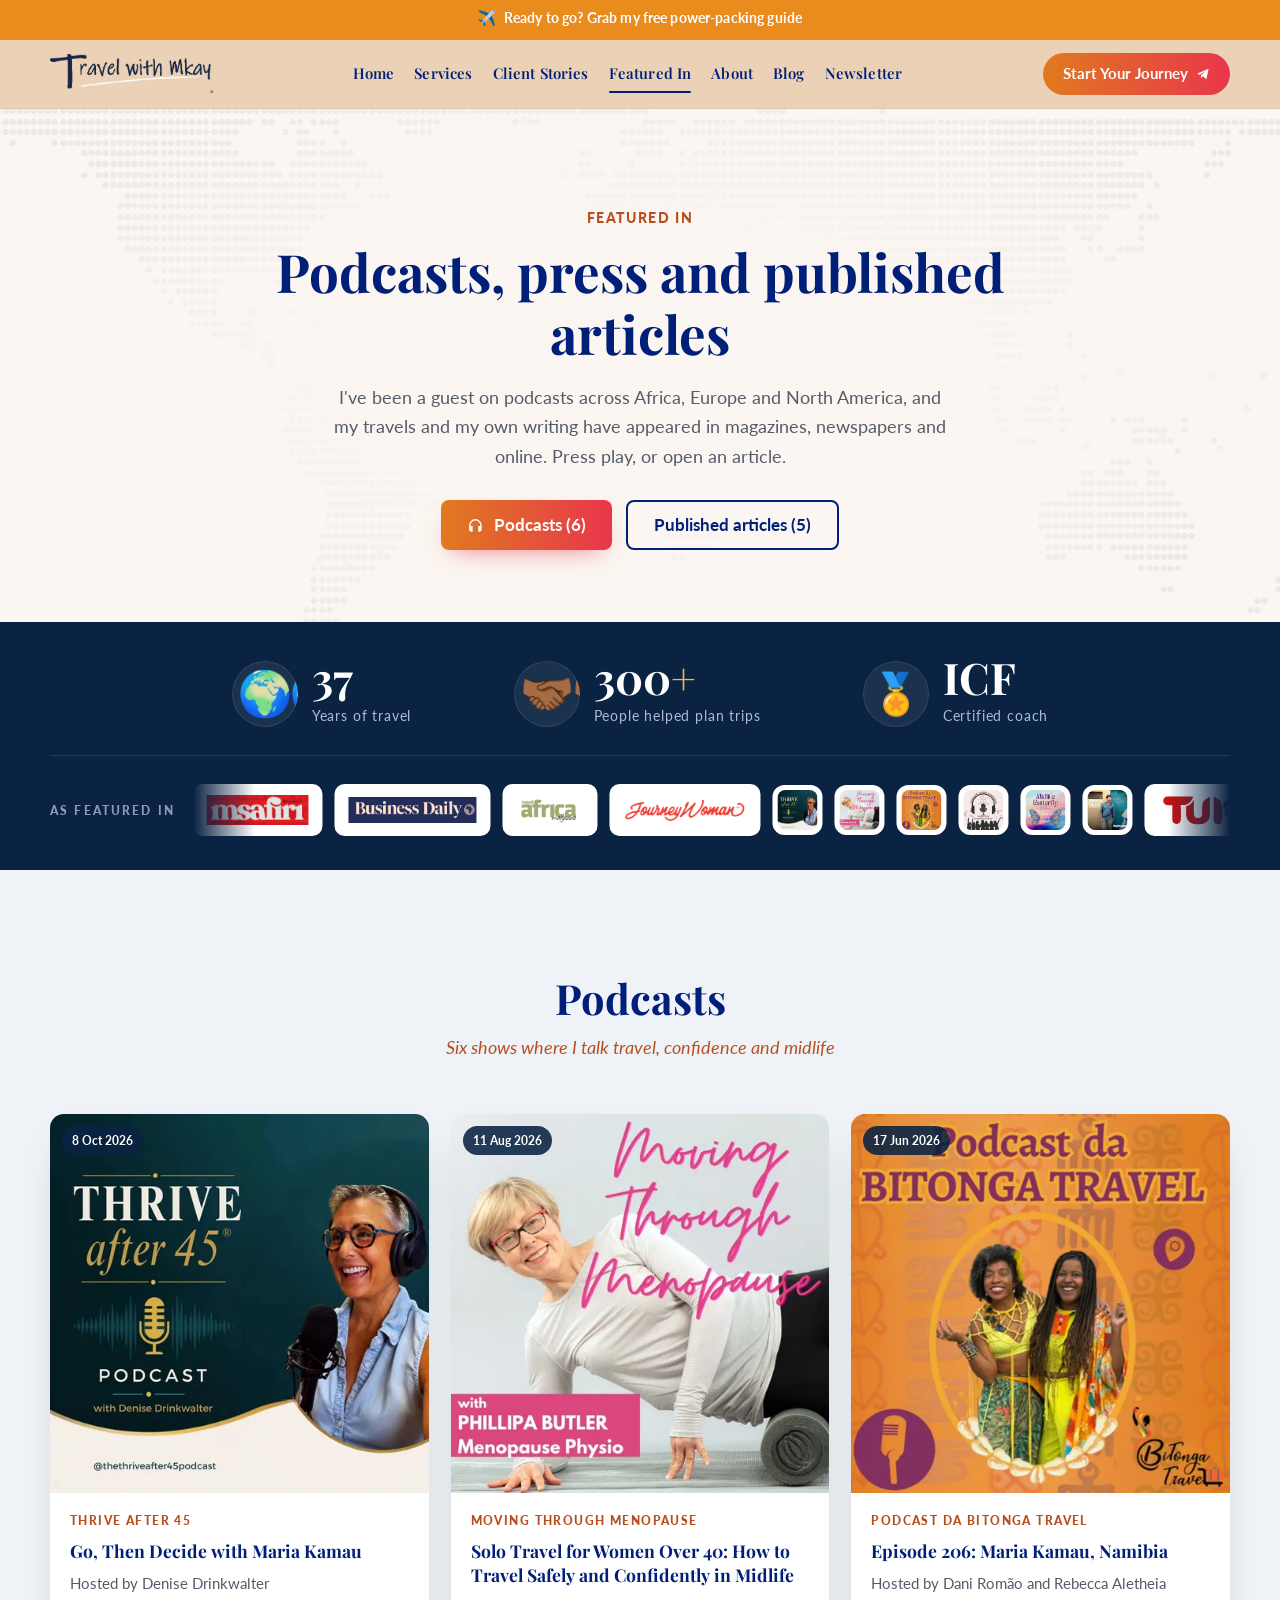
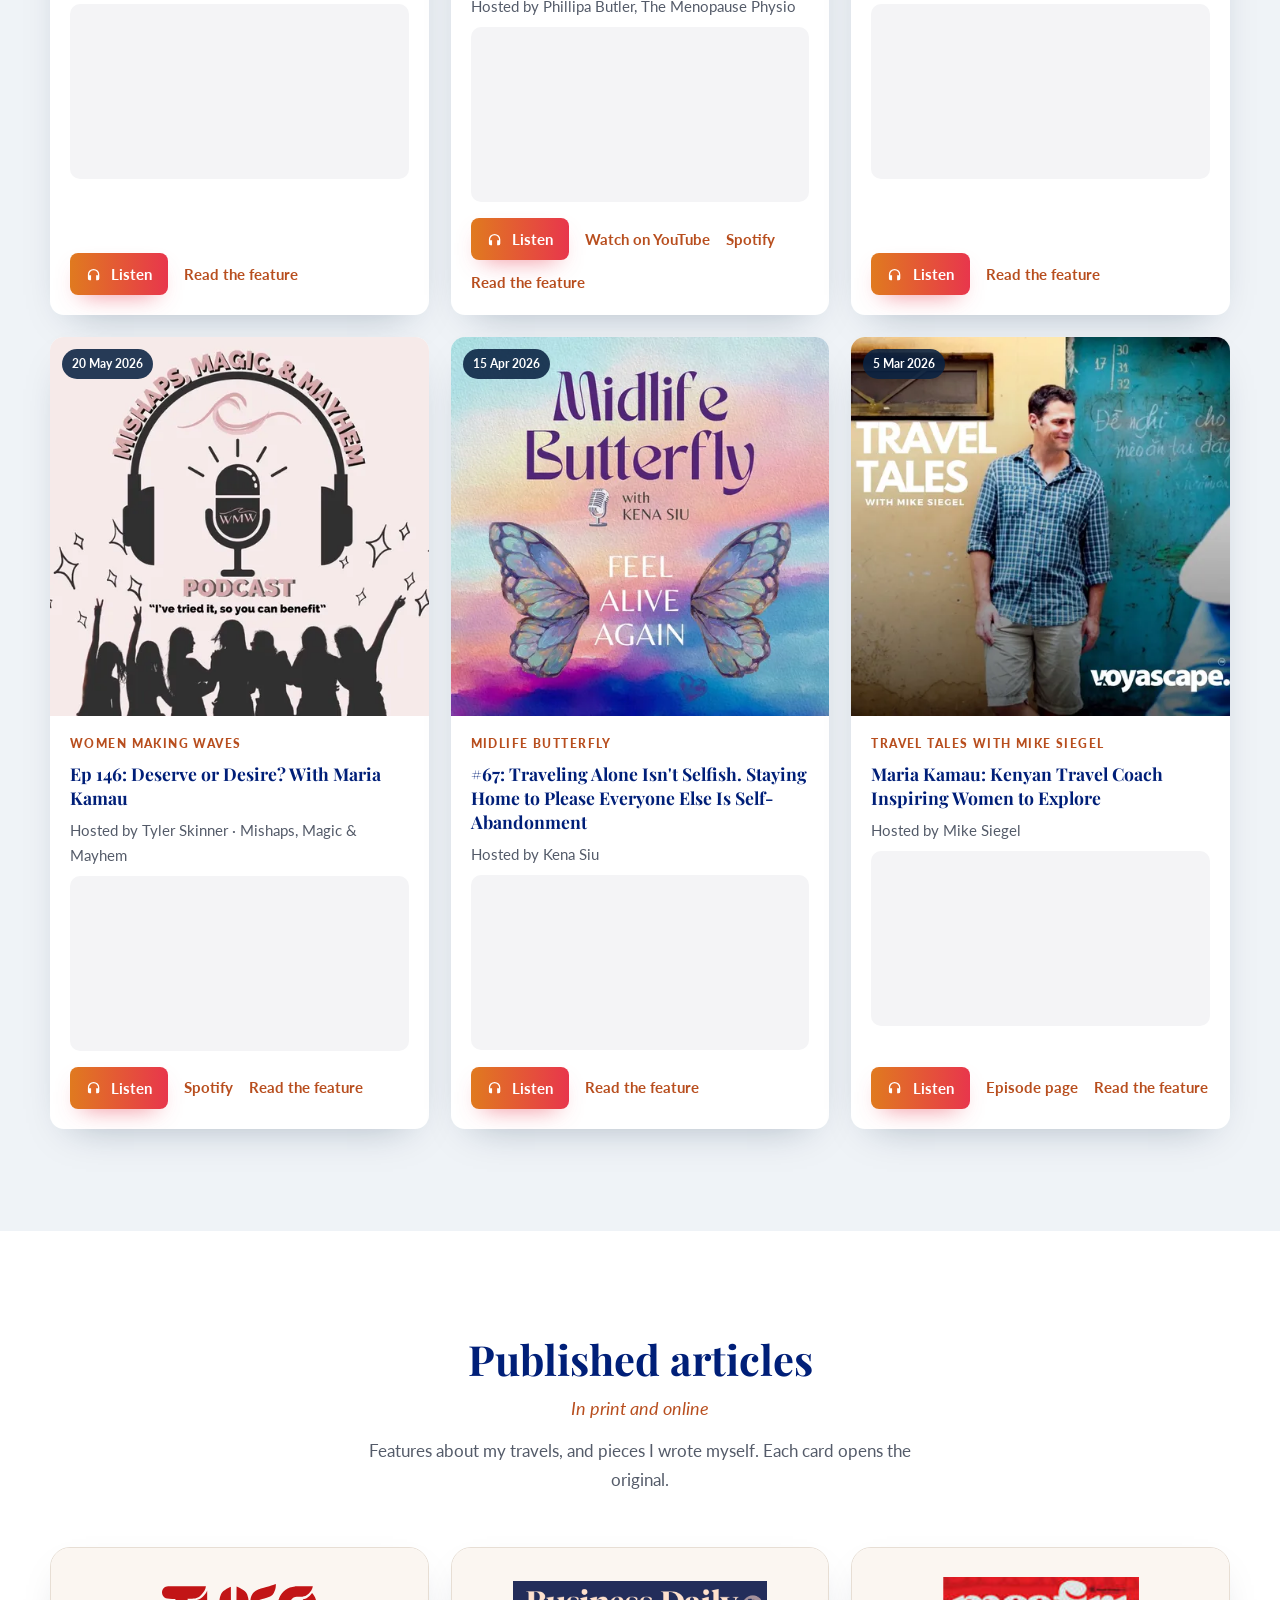
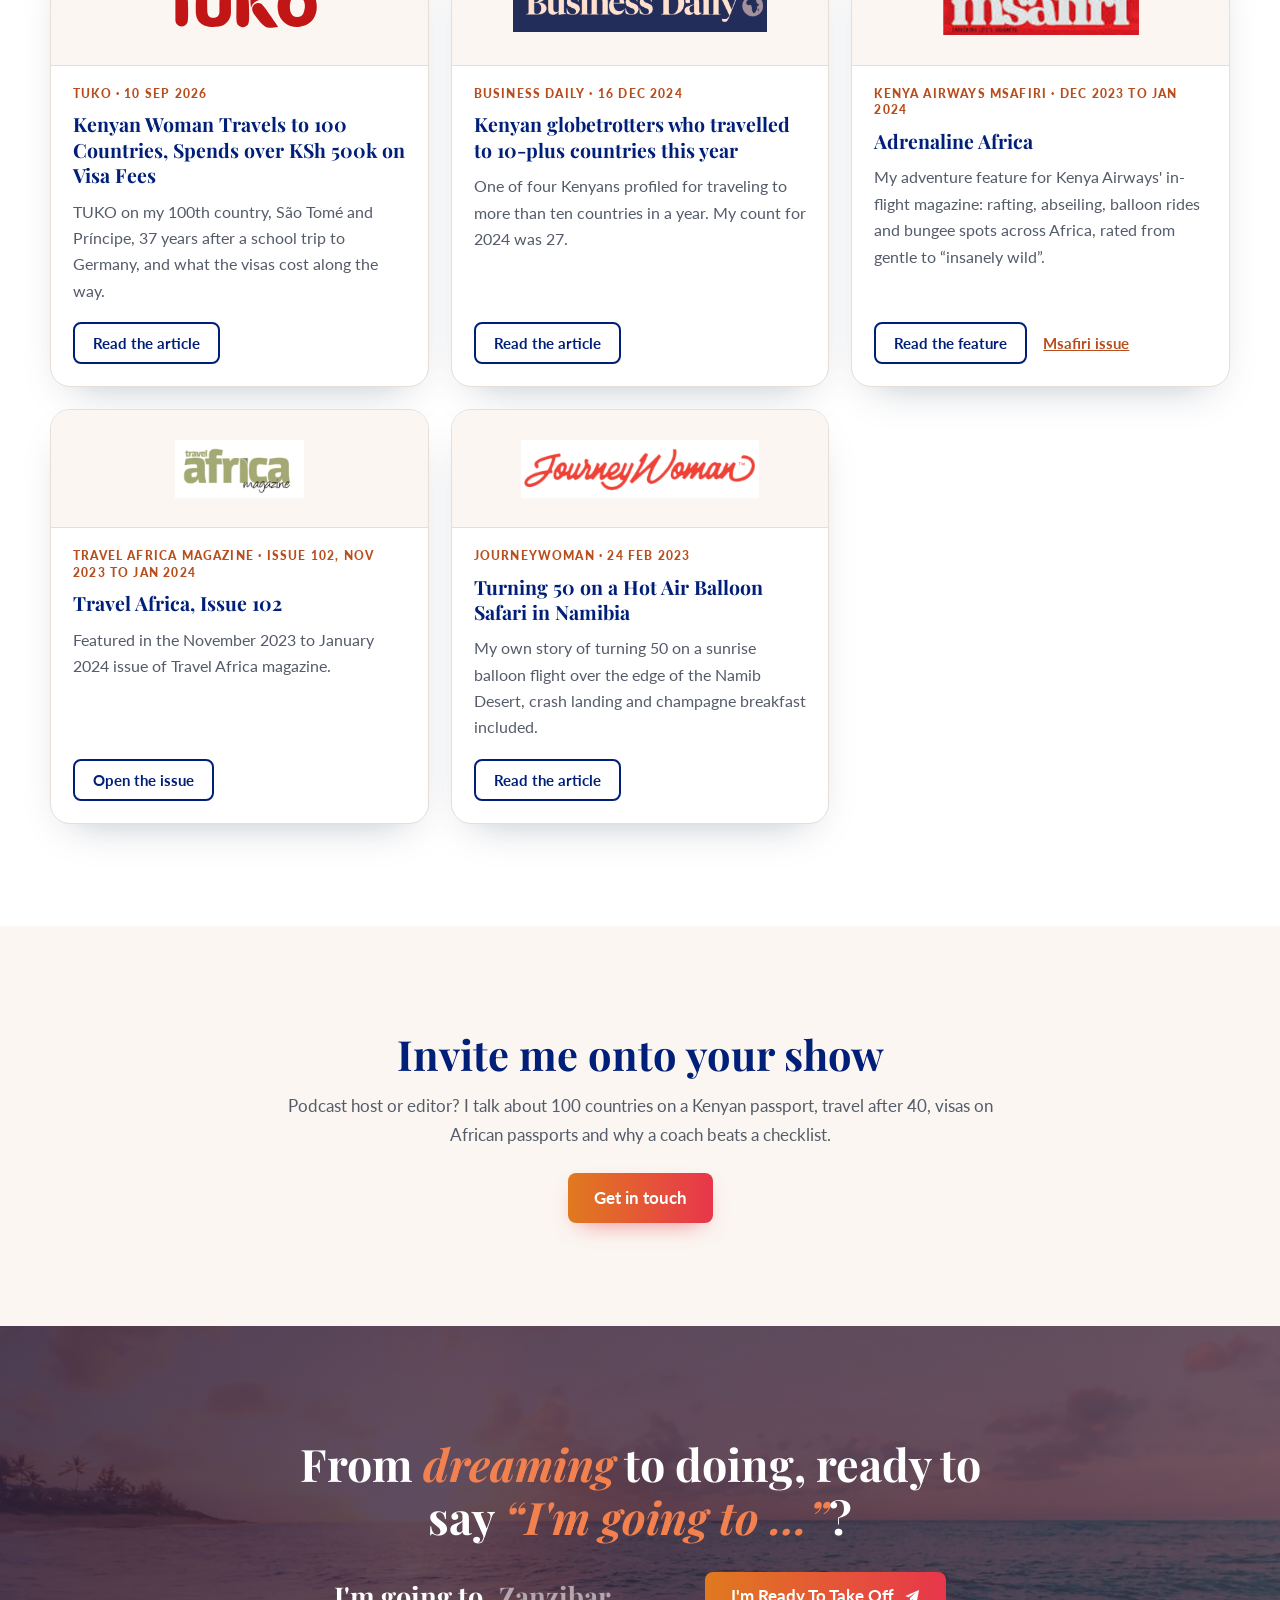
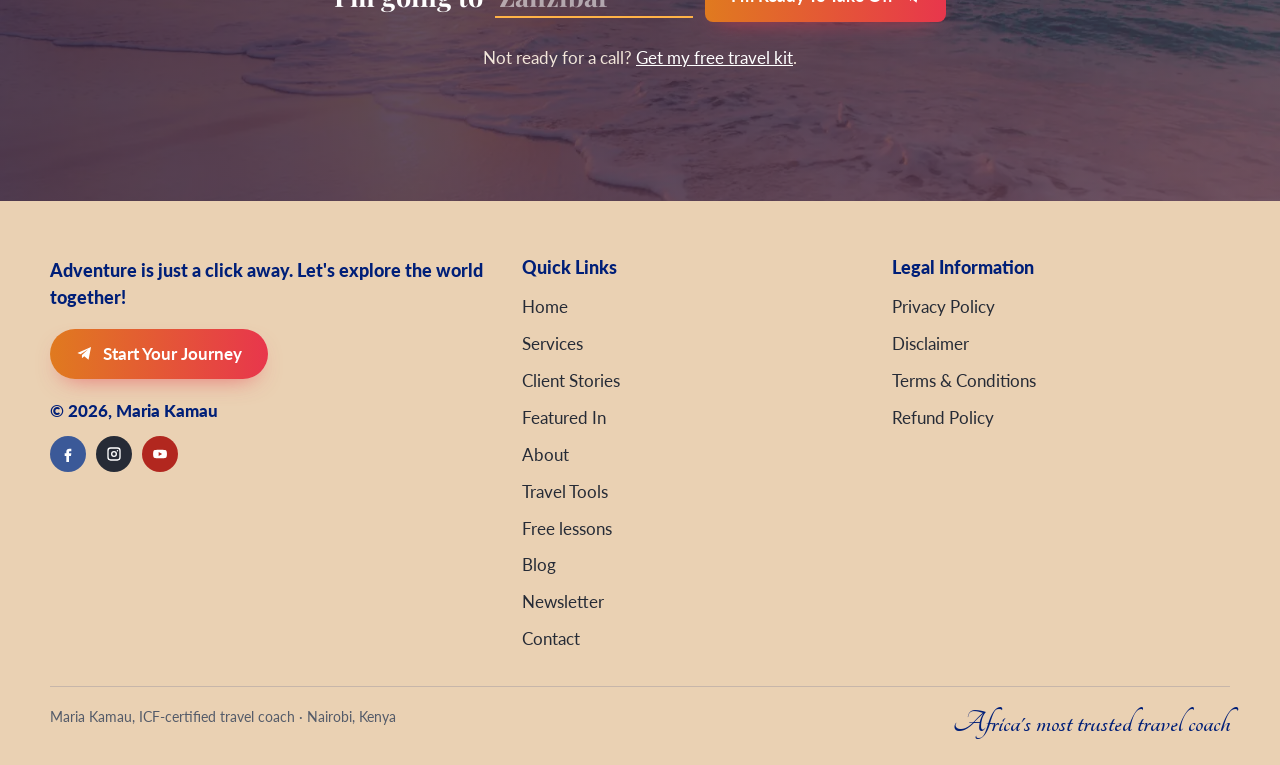
<file: podcasts.html>
<!doctype html>
<html lang="en">
<head>
<meta charset="utf-8">
<meta name="viewport" content="width=device-width, initial-scale=1">
<title>Featured In: Podcasts and Articles | Maria Kamau, Travel with Mkay</title>
<meta name="description" content="Travel coach Maria Kamau on six podcasts, in TUKO, Business Daily, Kenya Airways Msafiri, Travel Africa and JourneyWoman.">
<meta name="robots" content="noindex, nofollow">
<meta property="og:title" content="Featured In: Podcasts and Articles | Maria Kamau, Travel with Mkay">
<meta property="og:description" content="Travel coach Maria Kamau on six podcasts, in TUKO, Business Daily, Kenya Airways Msafiri, Travel Africa and JourneyWoman.">
<meta property="og:image" content="https://harryroguecoachteams-cmd.github.io/travelwithmkay-redesign/assets/img/maria-pakistan.webp">
<meta name="theme-color" content="#EAD1B3">
<link rel="icon" href="assets/img/favicon-32x32.png" sizes="32x32">
<link rel="icon" href="assets/img/favicon-192x192.png" sizes="192x192">
<link rel="apple-touch-icon" href="assets/img/favicon-180x180.png">
<link rel="preconnect" href="https://fonts.googleapis.com">
<link rel="preconnect" href="https://fonts.gstatic.com" crossorigin>
<link href="https://fonts.googleapis.com/css2?family=Lato:wght@400;700;900&amp;family=Playfair+Display:ital,wght@0,400..800;1,400..700&amp;family=Tangerine:wght@700&amp;display=swap" rel="stylesheet">
<link rel="stylesheet" href="assets/css/site.css">
<script>document.documentElement.classList.add('js')</script>
<script type="application/ld+json">{"@context": "https://schema.org", "@graph": [{"@type": "Person", "@id": "https://travelwithmkay.co.ke/#maria", "name": "Maria Kamau", "alternateName": "Mkay", "jobTitle": "Travel Coach", "url": "https://travelwithmkay.co.ke/about-us/", "image": "https://harryroguecoachteams-cmd.github.io/travelwithmkay-redesign/assets/img/maria-portrait.webp", "nationality": {"@type": "Country", "name": "Kenya"}, "homeLocation": {"@type": "City", "name": "Nairobi"}, "hasCredential": {"@type": "EducationalOccupationalCredential", "credentialCategory": "certification", "name": "ICF-certified coach", "recognizedBy": {"@type": "Organization", "name": "International Coaching Federation"}}, "knowsAbout": ["Travel planning", "Visas for African passport holders", "Budget travel", "Solo travel for women over 40", "Travel safety", "Africa travel"], "sameAs": ["https://www.instagram.com/Travelwithmkay", "https://www.facebook.com/TravelwithMkay/", "https://www.youtube.com/@travelwithmkay"]}, {"@type": "ItemList", "itemListElement": [{"@type": "ListItem", "position": 1, "item": {"@type": "PodcastEpisode", "name": "Go, Then Decide with Maria Kamau", "url": "https://podcasts.apple.com/us/podcast/go-then-decide-with-maria-kamau/id1803452335?i=1000793858882", "partOfSeries": {"@type": "PodcastSeries", "name": "Thrive After 45"}}}, {"@type": "ListItem", "position": 2, "item": {"@type": "PodcastEpisode", "name": "Solo Travel for Women Over 40: How to Travel Safely and Confidently in Midlife", "url": "https://podcasts.apple.com/us/podcast/solo-travel-for-women-over-40-how-to-travel-safely/id1517220584?i=1000782708860", "partOfSeries": {"@type": "PodcastSeries", "name": "Moving Through Menopause"}}}, {"@type": "ListItem", "position": 3, "item": {"@type": "PodcastEpisode", "name": "Episode 206: Maria Kamau, Namibia", "url": "https://podcasts.apple.com/us/podcast/epis%C3%B3dio-206-maria-kamau-namibia/id1513859118?i=1000773121825", "partOfSeries": {"@type": "PodcastSeries", "name": "Podcast da Bitonga Travel"}}}, {"@type": "ListItem", "position": 4, "item": {"@type": "PodcastEpisode", "name": "Ep 146: Deserve or Desire? With Maria Kamau", "url": "https://podcasts.apple.com/us/podcast/ep-146-deserve-or-desire-with-maria-kamau/id1613478056?i=1000768763411", "partOfSeries": {"@type": "PodcastSeries", "name": "Women Making Waves"}}}, {"@type": "ListItem", "position": 5, "item": {"@type": "PodcastEpisode", "name": "#67: Traveling Alone Isn't Selfish. Staying Home to Please Everyone Else Is Self-Abandonment", "url": "https://podcasts.apple.com/us/podcast/67-traveling-alone-isnt-selfish-staying-home-to-please/id1779780392?i=1000761424385", "partOfSeries": {"@type": "PodcastSeries", "name": "Midlife Butterfly"}}}, {"@type": "ListItem", "position": 6, "item": {"@type": "PodcastEpisode", "name": "Maria Kamau: Kenyan Travel Coach Inspiring Women to Explore", "url": "https://podcasts.apple.com/us/podcast/maria-kamau-kenyan-travel-coach-inspiring-women-to-explore/id439665754?i=1000753172354", "partOfSeries": {"@type": "PodcastSeries", "name": "Travel Tales with Mike Siegel"}}}, {"@type": "ListItem", "position": 7, "item": {"@type": "Article", "headline": "Kenyan Woman Travels to 100 Countries, Spends over KSh 500k on Visa Fees", "url": "https://www.tuko.co.ke/people/639333-kenyan-woman-travels-100-countries-spents-ksh-500k-visa-costs/", "publisher": {"@type": "Organization", "name": "TUKO"}}}, {"@type": "ListItem", "position": 8, "item": {"@type": "Article", "headline": "Kenyan globetrotters who travelled to 10-plus countries this year", "url": "https://www.businessdailyafrica.com/bd/lifestyle/travel/four-globetrotters-travels-to-10-plus-countries-this-year-4859604", "publisher": {"@type": "Organization", "name": "Business Daily"}}}, {"@type": "ListItem", "position": 9, "item": {"@type": "Article", "headline": "Adrenaline Africa", "url": "https://travelwithmkay.co.ke/as-seen-in/", "publisher": {"@type": "Organization", "name": "Kenya Airways Msafiri"}}}, {"@type": "ListItem", "position": 10, "item": {"@type": "Article", "headline": "Travel Africa, Issue 102", "url": "https://www.flipsnack.com/travelafrica/travel-africa-issue-102-november-23-january-24-sample/full-view.html", "publisher": {"@type": "Organization", "name": "Travel Africa Magazine"}}}, {"@type": "ListItem", "position": 11, "item": {"@type": "Article", "headline": "Turning 50 on a Hot Air Balloon Safari in Namibia", "url": "https://journeywoman.com/destinations/africa/milestone-birthday-celebrating-my-50th-with-a-hot-air-balloon-safari-in-namibia/", "publisher": {"@type": "Organization", "name": "JourneyWoman"}}}]}]}</script>
</head>
<body>
<svg width="0" height="0" style="position:absolute" aria-hidden="true">
  <symbol id="i-plane" viewBox="0 0 24 24"><path d="M2 11.5 21.5 3l-3.6 18-6.1-5.1-3.3 3.1v-4.6l9-8.4-11 7.1z"/></symbol>
  <symbol id="i-play" viewBox="0 0 24 24"><path d="M6 4l15 8-15 8z"/></symbol>
  <symbol id="i-star" viewBox="0 0 100 100"><polygon points="50.0,0.0 56.6,16.7 69.1,3.8 68.9,21.7 85.4,14.6 78.3,31.1 96.2,30.9 83.3,43.4 100.0,50.0 83.3,56.6 96.2,69.1 78.3,68.9 85.4,85.4 68.9,78.3 69.1,96.2 56.6,83.3 50.0,100.0 43.4,83.3 30.9,96.2 31.1,78.3 14.6,85.4 21.7,68.9 3.8,69.1 16.7,56.6 0.0,50.0 16.7,43.4 3.8,30.9 21.7,31.1 14.6,14.6 31.1,21.7 30.9,3.8 43.4,16.7"/></symbol>
  <symbol id="i-chat" viewBox="0 0 24 24"><path d="M4 3h16a2 2 0 0 1 2 2v10a2 2 0 0 1-2 2H9l-5 4v-4H4a2 2 0 0 1-2-2V5a2 2 0 0 1 2-2zm3 6.2a1.3 1.3 0 1 0 0 2.6 1.3 1.3 0 0 0 0-2.6zm5 0a1.3 1.3 0 1 0 0 2.6 1.3 1.3 0 0 0 0-2.6zm5 0a1.3 1.3 0 1 0 0 2.6 1.3 1.3 0 0 0 0-2.6z"/></symbol>
  <symbol id="i-calendar" viewBox="0 0 24 24"><path d="M7 2h2v2h6V2h2v2h3a1 1 0 0 1 1 1v15a1 1 0 0 1-1 1H4a1 1 0 0 1-1-1V5a1 1 0 0 1 1-1h3zm-2 8v9h14v-9zm2 2h4v4H7z"/></symbol>
  <symbol id="i-compass" viewBox="0 0 24 24"><path d="M12 2a10 10 0 1 1 0 20 10 10 0 0 1 0-20zm0 2a8 8 0 1 0 0 16 8 8 0 0 0 0-16zm4.2 3.8-2.6 6-6 2.6 2.6-6zm-4.2 3a1.2 1.2 0 1 0 0 2.4 1.2 1.2 0 0 0 0-2.4z"/></symbol>
  <symbol id="i-headphones" viewBox="0 0 24 24"><path d="M12 3a9 9 0 0 0-9 9v6a3 3 0 0 0 3 3h2v-8H5v-1a7 7 0 0 1 14 0v1h-3v8h2a3 3 0 0 0 3-3v-6a9 9 0 0 0-9-9z"/></symbol>
  <symbol id="i-list" viewBox="0 0 24 24"><path d="M4 5h2v2H4zm4 0h12v2H8zM4 11h2v2H4zm4 0h12v2H8zm-4 6h2v2H4zm4 0h12v2H8z"/></symbol>
  <symbol id="i-bag" viewBox="0 0 24 24"><path d="M9 3h6a2 2 0 0 1 2 2v2h3a1 1 0 0 1 1 1v12a1 1 0 0 1-1 1H4a1 1 0 0 1-1-1V8a1 1 0 0 1 1-1h3V5a2 2 0 0 1 2-2zm0 4h6V5H9zm-4 3v9h14v-9z"/></symbol>
  <symbol id="i-flight" viewBox="0 0 24 24"><path d="M21 15.5v-2l-8-5V3.5a1.5 1.5 0 0 0-3 0V8.5l-8 5v2l8-2.5V18l-2 1.5V21l3.5-1 3.5 1v-1.5L13 18v-5z"/></symbol>
  <symbol id="i-sim" viewBox="0 0 24 24"><path d="M7 2h7l5 5v13a2 2 0 0 1-2 2H7a2 2 0 0 1-2-2V4a2 2 0 0 1 2-2zm1 9v7h8v-7zm2 2h4v3h-4z"/></symbol>
  <symbol id="i-bed" viewBox="0 0 24 24"><path d="M3 6h2v7h6V8h7a3 3 0 0 1 3 3v8h-2v-3H5v3H3zm5 1a2.5 2.5 0 1 1 0 5 2.5 2.5 0 0 1 0-5z"/></symbol>
  <symbol id="i-ticket" viewBox="0 0 24 24"><path d="M3 6h18v4a2 2 0 0 0 0 4v4H3v-4a2 2 0 0 0 0-4zm10 2v2h2V8zm0 4v2h2v-2zm0 4v2h2v-2z"/></symbol>
  <symbol id="i-shield" viewBox="0 0 24 24"><path d="M12 2 4 5v6c0 5 3.4 9.7 8 11 4.6-1.3 8-6 8-11V5zm-1.2 14.2L7 12.4l1.4-1.4 2.4 2.4 4.8-4.8 1.4 1.4z"/></symbol>
  <symbol id="i-route" viewBox="0 0 24 24"><path d="M6 3a3 3 0 0 1 3 3c0 2.2-3 6-3 6S3 8.2 3 6a3 3 0 0 1 3-3zm12 9a3 3 0 0 1 3 3c0 2.2-3 6-3 6s-3-3.8-3-6a3 3 0 0 1 3-3zM6 14h5a2 2 0 0 1 0 4H9v2h2a4 4 0 0 0 0-8H6z"/></symbol>
  <symbol id="i-car" viewBox="0 0 24 24"><path d="M5 11l1.5-4.5A2 2 0 0 1 8.4 5h7.2a2 2 0 0 1 1.9 1.5L19 11a2 2 0 0 1 2 2v5h-2v2h-3v-2H8v2H5v-2H3v-5a2 2 0 0 1 2-2zm2.2 0h9.6l-1-3H8.2zM7 13.5a1.5 1.5 0 1 0 0 3 1.5 1.5 0 0 0 0-3zm10 0a1.5 1.5 0 1 0 0 3 1.5 1.5 0 0 0 0-3z"/></symbol>
  <symbol id="i-fb" viewBox="0 0 24 24"><path d="M14 8h3V4h-3c-2.8 0-4.5 1.8-4.5 4.6V11H7v4h2.5v9h4v-9h3l.5-4h-3.5V9c0-.6.4-1 1-1z"/></symbol>
  <symbol id="i-ig" viewBox="0 0 24 24"><path d="M7 2h10a5 5 0 0 1 5 5v10a5 5 0 0 1-5 5H7a5 5 0 0 1-5-5V7a5 5 0 0 1 5-5zm0 2a3 3 0 0 0-3 3v10a3 3 0 0 0 3 3h10a3 3 0 0 0 3-3V7a3 3 0 0 0-3-3zm5 3.5a4.5 4.5 0 1 1 0 9 4.5 4.5 0 0 1 0-9zm0 2a2.5 2.5 0 1 0 0 5 2.5 2.5 0 0 0 0-5zm5.2-3.4a1.1 1.1 0 1 1 0 2.2 1.1 1.1 0 0 1 0-2.2z"/></symbol>
  <symbol id="i-yt" viewBox="0 0 24 24"><path d="M22 8.2a3 3 0 0 0-2.1-2.1C18 5.6 12 5.6 12 5.6s-6 0-7.9.5A3 3 0 0 0 2 8.2 31 31 0 0 0 1.6 12 31 31 0 0 0 2 15.8a3 3 0 0 0 2.1 2.1c1.9.5 7.9.5 7.9.5s6 0 7.9-.5a3 3 0 0 0 2.1-2.1c.3-1.3.4-2.5.4-3.8s-.1-2.5-.4-3.8zM10 15V9l5.2 3z"/></symbol>
</svg>
<a class="skip" href="#main">Skip to content</a>
<div class="topbar"><a href="https://travelwithmkay.co.ke/travel-kit/"><img class="tb-emoji" src="assets/img/emoji/airplane-still.png" width="20" height="20" alt=""> Ready to go? Grab my free power-packing guide</a></div>
<header class="site-header">
  <div class="wrap">
    <a class="logo" href="index.html"><img src="assets/img/logo.png" width="897" height="219" alt="Travel with Mkay"></a>
    <button class="menu-toggle" aria-expanded="false" aria-controls="site-nav" aria-label="Menu"><span></span><span></span><span></span></button>
    <nav class="nav" id="site-nav" aria-label="Main">
      <a href="index.html">Home</a>
      <a href="coaching.html">Services</a>
      <a href="stories.html">Client Stories</a>
      <a href="podcasts.html" aria-current="page">Featured In</a>
      <a href="about.html">About</a>
      <a href="https://travelwithmkay.co.ke/blogs/">Blog</a>
      <a href="https://travelwithmkay.co.ke/newsletter/">Newsletter</a>
      <a class="btn btn-grad btn-pill nav-cta" href="coaching.html#options">Start Your Journey <svg class="icon i-plane" aria-hidden="true"><use href="#i-plane"/></svg></a>
    </nav>
  </div>
</header>
<main id="main">
<section class="page-hero solo">
  <div class="wrap">
    <p class="sub" style="font-style:normal;font-weight:900;letter-spacing:.12em;text-transform:uppercase;font-size:.85rem">Featured in</p>
    <h1>Podcasts, press and published articles</h1>
    <p class="lead">I've been a guest on podcasts across Africa, Europe and North America, and my travels and my own writing have appeared in magazines, newspapers and online. Press play, or open an article.</p>
    <div class="hero-actions"><a class="btn btn-grad" href="#podcasts"><svg class="icon i-headphones" aria-hidden="true"><use href="#i-headphones"/></svg> Podcasts (6)</a><a class="btn btn-ghost" href="#articles">Published articles (5)</a></div>
  </div>
</section>
<section class="cred" aria-label="At a glance">
  <div class="wrap">
    <div class="stats">
      <div class="stat"><span class="emo-s" aria-hidden="true" style="--n:81;--d:4455ms;--loops:1;background-image:url(assets/img/emoji/globe-africa-strip.webp)"></span><div><b>37</b><span>Years of travel</span></div></div>
      <div class="stat"><span class="emo-s" aria-hidden="true" style="--n:36;--d:2340ms;--loops:2;background-image:url(assets/img/emoji/handshake-strip.webp)"></span><div><b>300<em>+</em></b><span>People helped plan trips</span></div></div>
      <div class="stat"><span class="emo-s" aria-hidden="true" style="--n:50;--d:3000ms;--loops:1;background-image:url(assets/img/emoji/medal-strip.webp)"></span><div><b>ICF</b><span>Certified coach</span></div></div>
    </div>
    <div class="press"><span>As featured in</span>
      <div class="marquee"><div class="marquee-track"><a href="https://www.tuko.co.ke/people/639333-kenyan-woman-travels-100-countries-spents-ksh-500k-visa-costs/" aria-label="TUKO"><img src="assets/img/press/tuko-logo.svg" alt="TUKO" loading="lazy"></a><a href="https://travelwithmkay.co.ke/as-seen-in/" aria-label="Kenya Airways Msafiri"><img src="assets/img/press/msafiri.png" alt="Kenya Airways Msafiri" loading="lazy"></a><a href="https://www.businessdailyafrica.com/bd/lifestyle/travel/four-globetrotters-travels-to-10-plus-countries-this-year-4859604" aria-label="Business Daily"><img src="assets/img/press/business-daily.png" alt="Business Daily" loading="lazy"></a><a href="https://www.flipsnack.com/travelafrica/travel-africa-issue-102-november-23-january-24-sample/full-view.html" aria-label="Travel Africa Magazine"><img src="assets/img/press/travel-africa.png" alt="Travel Africa Magazine" loading="lazy"></a><a href="https://journeywoman.com/destinations/africa/milestone-birthday-celebrating-my-50th-with-a-hot-air-balloon-safari-in-namibia/" aria-label="JourneyWoman"><img src="assets/img/press/journeywoman.png" alt="JourneyWoman" loading="lazy"></a><a class="pod" href="https://travelwithmkay.co.ke/travel-podcasts/thrive-after-45-podcast-maria-kamau/" aria-label="Thrive After 45 podcast"><img src="assets/img/podcasts/thrive-after-45.webp" alt="Thrive After 45" loading="lazy"></a><a class="pod" href="https://travelwithmkay.co.ke/travel-podcasts/moving-through-menopause-podcast-maria-kamau/" aria-label="Moving Through Menopause podcast"><img src="assets/img/podcasts/moving-through-menopause.webp" alt="Moving Through Menopause" loading="lazy"></a><a class="pod" href="https://travelwithmkay.co.ke/travel-podcasts/bitonga-travel-podcast-maria-kamau/" aria-label="Podcast da Bitonga Travel podcast"><img src="assets/img/podcasts/bitonga-travel.webp" alt="Podcast da Bitonga Travel" loading="lazy"></a><a class="pod" href="https://travelwithmkay.co.ke/women-making-waves-podcast-maria-kamau/" aria-label="Women Making Waves podcast"><img src="assets/img/podcasts/women-making-waves.webp" alt="Women Making Waves" loading="lazy"></a><a class="pod" href="https://travelwithmkay.co.ke/midlife-butterfly-podcast-maria-kamau/" aria-label="Midlife Butterfly podcast"><img src="assets/img/podcasts/midlife-butterfly.webp" alt="Midlife Butterfly" loading="lazy"></a><a class="pod" href="https://travelwithmkay.co.ke/travel-tales-podcast/" aria-label="Travel Tales with Mike Siegel podcast"><img src="assets/img/podcasts/travel-tales.webp" alt="Travel Tales with Mike Siegel" loading="lazy"></a><a class="dup" tabindex="-1" aria-hidden="true" href="https://www.tuko.co.ke/people/639333-kenyan-woman-travels-100-countries-spents-ksh-500k-visa-costs/" aria-label="TUKO"><img src="assets/img/press/tuko-logo.svg" alt="TUKO" loading="lazy"></a><a class="dup" tabindex="-1" aria-hidden="true" href="https://travelwithmkay.co.ke/as-seen-in/" aria-label="Kenya Airways Msafiri"><img src="assets/img/press/msafiri.png" alt="Kenya Airways Msafiri" loading="lazy"></a><a class="dup" tabindex="-1" aria-hidden="true" href="https://www.businessdailyafrica.com/bd/lifestyle/travel/four-globetrotters-travels-to-10-plus-countries-this-year-4859604" aria-label="Business Daily"><img src="assets/img/press/business-daily.png" alt="Business Daily" loading="lazy"></a><a class="dup" tabindex="-1" aria-hidden="true" href="https://www.flipsnack.com/travelafrica/travel-africa-issue-102-november-23-january-24-sample/full-view.html" aria-label="Travel Africa Magazine"><img src="assets/img/press/travel-africa.png" alt="Travel Africa Magazine" loading="lazy"></a><a class="dup" tabindex="-1" aria-hidden="true" href="https://journeywoman.com/destinations/africa/milestone-birthday-celebrating-my-50th-with-a-hot-air-balloon-safari-in-namibia/" aria-label="JourneyWoman"><img src="assets/img/press/journeywoman.png" alt="JourneyWoman" loading="lazy"></a><a class="dup pod" tabindex="-1" aria-hidden="true" href="https://travelwithmkay.co.ke/travel-podcasts/thrive-after-45-podcast-maria-kamau/" aria-label="Thrive After 45 podcast"><img src="assets/img/podcasts/thrive-after-45.webp" alt="Thrive After 45" loading="lazy"></a><a class="dup pod" tabindex="-1" aria-hidden="true" href="https://travelwithmkay.co.ke/travel-podcasts/moving-through-menopause-podcast-maria-kamau/" aria-label="Moving Through Menopause podcast"><img src="assets/img/podcasts/moving-through-menopause.webp" alt="Moving Through Menopause" loading="lazy"></a><a class="dup pod" tabindex="-1" aria-hidden="true" href="https://travelwithmkay.co.ke/travel-podcasts/bitonga-travel-podcast-maria-kamau/" aria-label="Podcast da Bitonga Travel podcast"><img src="assets/img/podcasts/bitonga-travel.webp" alt="Podcast da Bitonga Travel" loading="lazy"></a><a class="dup pod" tabindex="-1" aria-hidden="true" href="https://travelwithmkay.co.ke/women-making-waves-podcast-maria-kamau/" aria-label="Women Making Waves podcast"><img src="assets/img/podcasts/women-making-waves.webp" alt="Women Making Waves" loading="lazy"></a><a class="dup pod" tabindex="-1" aria-hidden="true" href="https://travelwithmkay.co.ke/midlife-butterfly-podcast-maria-kamau/" aria-label="Midlife Butterfly podcast"><img src="assets/img/podcasts/midlife-butterfly.webp" alt="Midlife Butterfly" loading="lazy"></a><a class="dup pod" tabindex="-1" aria-hidden="true" href="https://travelwithmkay.co.ke/travel-tales-podcast/" aria-label="Travel Tales with Mike Siegel podcast"><img src="assets/img/podcasts/travel-tales.webp" alt="Travel Tales with Mike Siegel" loading="lazy"></a></div></div>
    </div>
  </div>
</section>
<section class="section bg-mist" id="podcasts" aria-labelledby="pods-title">
  <div class="wrap">
    <div class="head"><h2 id="pods-title">Podcasts</h2><p class="sub">Six shows where I talk travel, confidence and midlife</p></div>
    <div class="pgrid">
      <article class="pcard">
        <a class="cover" href="https://podcasts.apple.com/us/podcast/go-then-decide-with-maria-kamau/id1803452335?i=1000793858882" aria-label="Listen to Thrive After 45"><img src="assets/img/podcasts/thrive-after-45.webp" width="480" height="480" loading="lazy" alt="Thrive After 45 podcast cover"><span class="date">8 Oct 2026</span></a>
        <div class="pbody">
          <span class="show">Thrive After 45</span>
          <h3>Go, Then Decide with Maria Kamau</h3>
          <p class="host">Hosted by Denise Drinkwalter</p>
          <div class="pembed"><iframe title="Thrive After 45 episode player" loading="lazy" allow="autoplay *; encrypted-media *; clipboard-write" sandbox="allow-forms allow-popups allow-same-origin allow-scripts allow-top-navigation-by-user-activation" src="https://embed.podcasts.apple.com/us/podcast/go-then-decide-with-maria-kamau/id1803452335?i=1000793858882"></iframe></div>
          <div class="links"><a class="btn btn-grad" href="https://podcasts.apple.com/us/podcast/go-then-decide-with-maria-kamau/id1803452335?i=1000793858882"><svg class="icon i-headphones" aria-hidden="true"><use href="#i-headphones"/></svg> Listen</a><a class="more" href="https://travelwithmkay.co.ke/travel-podcasts/thrive-after-45-podcast-maria-kamau/">Read the feature</a></div>
        </div>
      </article>
      <article class="pcard">
        <a class="cover" href="https://podcasts.apple.com/us/podcast/solo-travel-for-women-over-40-how-to-travel-safely/id1517220584?i=1000782708860" aria-label="Listen to Moving Through Menopause"><img src="assets/img/podcasts/moving-through-menopause.webp" width="480" height="480" loading="lazy" alt="Moving Through Menopause podcast cover"><span class="date">11 Aug 2026</span></a>
        <div class="pbody">
          <span class="show">Moving Through Menopause</span>
          <h3>Solo Travel for Women Over 40: How to Travel Safely and Confidently in Midlife</h3>
          <p class="host">Hosted by Phillipa Butler, The Menopause Physio</p>
          <div class="pembed"><iframe title="Moving Through Menopause episode player" loading="lazy" allow="autoplay *; encrypted-media *; clipboard-write" sandbox="allow-forms allow-popups allow-same-origin allow-scripts allow-top-navigation-by-user-activation" src="https://embed.podcasts.apple.com/us/podcast/solo-travel-for-women-over-40-how-to-travel-safely/id1517220584?i=1000782708860"></iframe></div>
          <div class="links"><a class="btn btn-grad" href="https://podcasts.apple.com/us/podcast/solo-travel-for-women-over-40-how-to-travel-safely/id1517220584?i=1000782708860"><svg class="icon i-headphones" aria-hidden="true"><use href="#i-headphones"/></svg> Listen</a><a class="more" href="https://www.youtube.com/watch?v=mhru9hlBSd0">Watch on YouTube</a><a class="more" href="https://open.spotify.com/episode/1JQHjbjYqDoAu9plzfrq3U">Spotify</a><a class="more" href="https://travelwithmkay.co.ke/travel-podcasts/moving-through-menopause-podcast-maria-kamau/">Read the feature</a></div>
        </div>
      </article>
      <article class="pcard">
        <a class="cover" href="https://podcasts.apple.com/us/podcast/epis%C3%B3dio-206-maria-kamau-namibia/id1513859118?i=1000773121825" aria-label="Listen to Podcast da Bitonga Travel"><img src="assets/img/podcasts/bitonga-travel.webp" width="480" height="480" loading="lazy" alt="Podcast da Bitonga Travel podcast cover"><span class="date">17 Jun 2026</span></a>
        <div class="pbody">
          <span class="show">Podcast da Bitonga Travel</span>
          <h3>Episode 206: Maria Kamau, Namibia</h3>
          <p class="host">Hosted by Dani Romão and Rebecca Aletheia</p>
          <div class="pembed"><iframe title="Podcast da Bitonga Travel episode player" loading="lazy" allow="autoplay *; encrypted-media *; clipboard-write" sandbox="allow-forms allow-popups allow-same-origin allow-scripts allow-top-navigation-by-user-activation" src="https://embed.podcasts.apple.com/us/podcast/epis%C3%B3dio-206-maria-kamau-namibia/id1513859118?i=1000773121825"></iframe></div>
          <div class="links"><a class="btn btn-grad" href="https://podcasts.apple.com/us/podcast/epis%C3%B3dio-206-maria-kamau-namibia/id1513859118?i=1000773121825"><svg class="icon i-headphones" aria-hidden="true"><use href="#i-headphones"/></svg> Listen</a><a class="more" href="https://travelwithmkay.co.ke/travel-podcasts/bitonga-travel-podcast-maria-kamau/">Read the feature</a></div>
        </div>
      </article>
      <article class="pcard">
        <a class="cover" href="https://podcasts.apple.com/us/podcast/ep-146-deserve-or-desire-with-maria-kamau/id1613478056?i=1000768763411" aria-label="Listen to Women Making Waves"><img src="assets/img/podcasts/women-making-waves.webp" width="480" height="480" loading="lazy" alt="Women Making Waves podcast cover"><span class="date">20 May 2026</span></a>
        <div class="pbody">
          <span class="show">Women Making Waves</span>
          <h3>Ep 146: Deserve or Desire? With Maria Kamau</h3>
          <p class="host">Hosted by Tyler Skinner · Mishaps, Magic & Mayhem</p>
          <div class="pembed"><iframe title="Women Making Waves episode player" loading="lazy" allow="autoplay *; encrypted-media *; clipboard-write" sandbox="allow-forms allow-popups allow-same-origin allow-scripts allow-top-navigation-by-user-activation" src="https://embed.podcasts.apple.com/us/podcast/ep-146-deserve-or-desire-with-maria-kamau/id1613478056?i=1000768763411"></iframe></div>
          <div class="links"><a class="btn btn-grad" href="https://podcasts.apple.com/us/podcast/ep-146-deserve-or-desire-with-maria-kamau/id1613478056?i=1000768763411"><svg class="icon i-headphones" aria-hidden="true"><use href="#i-headphones"/></svg> Listen</a><a class="more" href="https://open.spotify.com/episode/3WOWkZbwIZrSDpW0VshXGB">Spotify</a><a class="more" href="https://travelwithmkay.co.ke/women-making-waves-podcast-maria-kamau/">Read the feature</a></div>
        </div>
      </article>
      <article class="pcard">
        <a class="cover" href="https://podcasts.apple.com/us/podcast/67-traveling-alone-isnt-selfish-staying-home-to-please/id1779780392?i=1000761424385" aria-label="Listen to Midlife Butterfly"><img src="assets/img/podcasts/midlife-butterfly.webp" width="480" height="480" loading="lazy" alt="Midlife Butterfly podcast cover"><span class="date">15 Apr 2026</span></a>
        <div class="pbody">
          <span class="show">Midlife Butterfly</span>
          <h3>#67: Traveling Alone Isn't Selfish. Staying Home to Please Everyone Else Is Self-Abandonment</h3>
          <p class="host">Hosted by Kena Siu</p>
          <div class="pembed"><iframe title="Midlife Butterfly episode player" loading="lazy" allow="autoplay *; encrypted-media *; clipboard-write" sandbox="allow-forms allow-popups allow-same-origin allow-scripts allow-top-navigation-by-user-activation" src="https://embed.podcasts.apple.com/us/podcast/67-traveling-alone-isnt-selfish-staying-home-to-please/id1779780392?i=1000761424385"></iframe></div>
          <div class="links"><a class="btn btn-grad" href="https://podcasts.apple.com/us/podcast/67-traveling-alone-isnt-selfish-staying-home-to-please/id1779780392?i=1000761424385"><svg class="icon i-headphones" aria-hidden="true"><use href="#i-headphones"/></svg> Listen</a><a class="more" href="https://travelwithmkay.co.ke/midlife-butterfly-podcast-maria-kamau/">Read the feature</a></div>
        </div>
      </article>
      <article class="pcard">
        <a class="cover" href="https://podcasts.apple.com/us/podcast/maria-kamau-kenyan-travel-coach-inspiring-women-to-explore/id439665754?i=1000753172354" aria-label="Listen to Travel Tales with Mike Siegel"><img src="assets/img/podcasts/travel-tales.webp" width="480" height="480" loading="lazy" alt="Travel Tales with Mike Siegel podcast cover"><span class="date">5 Mar 2026</span></a>
        <div class="pbody">
          <span class="show">Travel Tales with Mike Siegel</span>
          <h3>Maria Kamau: Kenyan Travel Coach Inspiring Women to Explore</h3>
          <p class="host">Hosted by Mike Siegel</p>
          <div class="pembed"><iframe title="Travel Tales with Mike Siegel episode player" loading="lazy" allow="autoplay *; encrypted-media *; clipboard-write" sandbox="allow-forms allow-popups allow-same-origin allow-scripts allow-top-navigation-by-user-activation" src="https://embed.podcasts.apple.com/us/podcast/maria-kamau-kenyan-travel-coach-inspiring-women-to-explore/id439665754?i=1000753172354"></iframe></div>
          <div class="links"><a class="btn btn-grad" href="https://podcasts.apple.com/us/podcast/maria-kamau-kenyan-travel-coach-inspiring-women-to-explore/id439665754?i=1000753172354"><svg class="icon i-headphones" aria-hidden="true"><use href="#i-headphones"/></svg> Listen</a><a class="more" href="https://www.traveltalespodcast.com/podcast/maria-kamau/">Episode page</a><a class="more" href="https://travelwithmkay.co.ke/travel-tales-podcast/">Read the feature</a></div>
        </div>
      </article>
    </div>
  </div>
</section>
<section class="section bg-white" id="articles" aria-labelledby="art-title">
  <div class="wrap">
    <div class="head"><h2 id="art-title">Published articles</h2><p class="sub">In print and online</p>
      <p class="lead">Features about my travels, and pieces I wrote myself. Each card opens the original.</p></div>
    <div class="agrid">
      <article class="acard">
        <a class="alogo" href="https://www.tuko.co.ke/people/639333-kenyan-woman-travels-100-countries-spents-ksh-500k-visa-costs/" tabindex="-1" aria-hidden="true"><img src="assets/img/press/tuko-logo.svg" alt="TUKO" loading="lazy"></a>
        <div class="abody">
          <span class="show">TUKO<span class="pdot"> · </span>10 Sep 2026</span>
          <h3><a href="https://www.tuko.co.ke/people/639333-kenyan-woman-travels-100-countries-spents-ksh-500k-visa-costs/">Kenyan Woman Travels to 100 Countries, Spends over KSh 500k on Visa Fees</a></h3>
          <p>TUKO on my 100th country, São Tomé and Príncipe, 37 years after a school trip to Germany, and what the visas cost along the way.</p>
          <div class="links"><a class="btn btn-ghost" href="https://www.tuko.co.ke/people/639333-kenyan-woman-travels-100-countries-spents-ksh-500k-visa-costs/">Read the article</a></div>
        </div>
      </article>
      <article class="acard">
        <a class="alogo" href="https://www.businessdailyafrica.com/bd/lifestyle/travel/four-globetrotters-travels-to-10-plus-countries-this-year-4859604" tabindex="-1" aria-hidden="true"><img src="assets/img/press/business-daily.png" alt="Business Daily" loading="lazy"></a>
        <div class="abody">
          <span class="show">Business Daily<span class="pdot"> · </span>16 Dec 2024</span>
          <h3><a href="https://www.businessdailyafrica.com/bd/lifestyle/travel/four-globetrotters-travels-to-10-plus-countries-this-year-4859604">Kenyan globetrotters who travelled to 10-plus countries this year</a></h3>
          <p>One of four Kenyans profiled for traveling to more than ten countries in a year. My count for 2024 was 27.</p>
          <div class="links"><a class="btn btn-ghost" href="https://www.businessdailyafrica.com/bd/lifestyle/travel/four-globetrotters-travels-to-10-plus-countries-this-year-4859604">Read the article</a></div>
        </div>
      </article>
      <article class="acard">
        <a class="alogo" href="https://travelwithmkay.co.ke/as-seen-in/" tabindex="-1" aria-hidden="true"><img src="assets/img/press/msafiri.png" alt="Kenya Airways Msafiri" loading="lazy"></a>
        <div class="abody">
          <span class="show">Kenya Airways Msafiri<span class="pdot"> · </span>Dec 2023 to Jan 2024</span>
          <h3><a href="https://travelwithmkay.co.ke/as-seen-in/">Adrenaline Africa</a></h3>
          <p>My adventure feature for Kenya Airways' in-flight magazine: rafting, abseiling, balloon rides and bungee spots across Africa, rated from gentle to “insanely wild”.</p>
          <div class="links"><a class="btn btn-ghost" href="https://travelwithmkay.co.ke/as-seen-in/">Read the feature</a><a class="more" href="https://msafirimag.com/magazines/december-2023-january-2024">Msafiri issue</a></div>
        </div>
      </article>
      <article class="acard">
        <a class="alogo" href="https://www.flipsnack.com/travelafrica/travel-africa-issue-102-november-23-january-24-sample/full-view.html" tabindex="-1" aria-hidden="true"><img src="assets/img/press/travel-africa.png" alt="Travel Africa Magazine" loading="lazy"></a>
        <div class="abody">
          <span class="show">Travel Africa Magazine<span class="pdot"> · </span>Issue 102, Nov 2023 to Jan 2024</span>
          <h3><a href="https://www.flipsnack.com/travelafrica/travel-africa-issue-102-november-23-january-24-sample/full-view.html">Travel Africa, Issue 102</a></h3>
          <p>Featured in the November 2023 to January 2024 issue of Travel Africa magazine.</p>
          <div class="links"><a class="btn btn-ghost" href="https://www.flipsnack.com/travelafrica/travel-africa-issue-102-november-23-january-24-sample/full-view.html">Open the issue</a></div>
        </div>
      </article>
      <article class="acard">
        <a class="alogo" href="https://journeywoman.com/destinations/africa/milestone-birthday-celebrating-my-50th-with-a-hot-air-balloon-safari-in-namibia/" tabindex="-1" aria-hidden="true"><img src="assets/img/press/journeywoman.png" alt="JourneyWoman" loading="lazy"></a>
        <div class="abody">
          <span class="show">JourneyWoman<span class="pdot"> · </span>24 Feb 2023</span>
          <h3><a href="https://journeywoman.com/destinations/africa/milestone-birthday-celebrating-my-50th-with-a-hot-air-balloon-safari-in-namibia/">Turning 50 on a Hot Air Balloon Safari in Namibia</a></h3>
          <p>My own story of turning 50 on a sunrise balloon flight over the edge of the Namib Desert, crash landing and champagne breakfast included.</p>
          <div class="links"><a class="btn btn-ghost" href="https://journeywoman.com/destinations/africa/milestone-birthday-celebrating-my-50th-with-a-hot-air-balloon-safari-in-namibia/">Read the article</a></div>
        </div>
      </article>
    </div>
  </div>
</section>
<section class="section bg-cream2" aria-labelledby="invite-title">
  <div class="wrap center" style="max-width:760px">
    <h2 id="invite-title">Invite me onto your show</h2>
    <p class="lead" style="color:var(--ink-soft);margin:14px 0 24px">Podcast host or editor? I talk about 100 countries on a Kenyan passport, travel after 40, visas on African passports and why a coach beats a checklist.</p>
    <a class="btn btn-grad" href="https://travelwithmkay.co.ke/contact-us/">Get in touch</a>
  </div>
</section>
<section class="cta-final" style="background-image:url(assets/img/bg-beach.webp)">
  <div class="wrap">
    <h2>From <span class="accent">dreaming</span> to doing, ready to say <span class="nowrap"><span class="accent">“I'm going to …”</span>?</span></h2>
    <form class="going" action="https://travelwithmkay.co.ke/pay-for-coaching-call/" method="get">
      <input type="hidden" name="call" value="confidence">
      <label for="going-to">I'm going to</label>
      <input id="going-to" name="trip" placeholder="Zanzibar" autocomplete="off" maxlength="40">
      <button class="btn btn-grad" id="going-cta" type="submit"><span>I'm Ready To Take Off</span> <svg class="icon i-plane" aria-hidden="true"><use href="#i-plane"/></svg></button>
    </form>
    <p class="small">Not ready for a call? <a href="https://travelwithmkay.co.ke/travel-kit/">Get my free travel kit</a>.</p>
  </div>
</section>
</main>
<footer class="site-footer">
  <div class="wrap">
    <div>
      <p class="lead">Adventure is just a click away. Let's explore the world together!</p>
      <a class="btn btn-grad btn-pill" href="coaching.html#options"><svg class="icon i-plane" aria-hidden="true"><use href="#i-plane"/></svg> Start Your Journey</a>
      <p class="copy">© 2026, Maria Kamau</p>
      <div class="socials">
        <a class="fb" href="https://www.facebook.com/TravelwithMkay/" aria-label="Facebook"><svg class="icon i-fb" aria-hidden="true"><use href="#i-fb"/></svg></a>
        <a class="ig" href="https://www.instagram.com/Travelwithmkay" aria-label="Instagram"><svg class="icon i-ig" aria-hidden="true"><use href="#i-ig"/></svg></a>
        <a class="yt" href="https://www.youtube.com/@travelwithmkay" aria-label="YouTube"><svg class="icon i-yt" aria-hidden="true"><use href="#i-yt"/></svg></a>
      </div>
    </div>
    <div>
      <h3>Quick Links</h3>
      <ul>
        <li><a href="index.html">Home</a></li>
        <li><a href="coaching.html">Services</a></li>
        <li><a href="stories.html">Client Stories</a></li>
        <li><a href="podcasts.html">Featured In</a></li>
        <li><a href="about.html">About</a></li>
        <li><a href="tools.html">Travel Tools</a></li>
        <li><a href="learn.html">Free lessons</a></li>
        <li><a href="https://travelwithmkay.co.ke/blogs/">Blog</a></li>
        <li><a href="https://travelwithmkay.co.ke/newsletter/">Newsletter</a></li>
        <li><a href="https://travelwithmkay.co.ke/contact-us/">Contact</a></li>
      </ul>
    </div>
    <div>
      <h3>Legal Information</h3>
      <ul>
        <li><a href="https://travelwithmkay.co.ke/privacy-policy/">Privacy Policy</a></li>
        <li><a href="https://travelwithmkay.co.ke/disclaimer/">Disclaimer</a></li>
        <li><a href="https://travelwithmkay.co.ke/terms-conditions/">Terms &amp; Conditions</a></li>
        <li><a href="https://travelwithmkay.co.ke/refund-policy/">Refund Policy</a></li>
      </ul>
    </div>
    <div class="bottom">
      <span>Maria Kamau, ICF-certified travel coach · Nairobi, Kenya</span>
      <span class="tag">Africa's most trusted travel coach</span>
    </div>
  </div>
</footer>
<dialog class="kit-pop" id="kit-pop" aria-labelledby="kp-title" aria-describedby="kp-desc">
  <div class="kp-card" tabindex="-1" autofocus>
    <button class="kp-close" type="button" aria-label="Close">×</button>
    <div class="kp-top">
      <span class="kp-kicker">Free download</span>
      <h2 id="kp-title">Free Pre-Trip Confidence Checklist for Women 40+</h2>
      <p id="kp-desc">“Am I really ready to travel?” Find out in a few honest ticks.</p>
    </div>
    <div class="kp-body">
      <form class="cf7" action="https://travelwithmkay.co.ke/travel-kit/" method="get" data-endpoint="https://travelwithmkay.co.ke/wp-json/contact-form-7/v1/contact-forms/4081/feedback" novalidate>
        <input type="hidden" name="_wpcf7" value="4081"><input type="hidden" name="_wpcf7_version" value="6.1.6"><input type="hidden" name="_wpcf7_locale" value="en_GB"><input type="hidden" name="_wpcf7_unit_tag" value="wpcf7-f4081-o3"><input type="hidden" name="_wpcf7_container_post" value="0">
        <label for="kp-name">Name</label>
        <input id="kp-name" name="your-name" type="text" placeholder="Your full name" autocomplete="name" required>
        <span class="err" data-for="your-name"></span>
        <label for="kp-email">Email</label>
        <input id="kp-email" name="your-email" type="email" placeholder="name@example.com" autocomplete="email" required>
        <span class="err" data-for="your-email"></span>
        <button class="btn btn-grad" type="submit">Email My Free Guide</button>
        <p class="form-note" role="status" aria-live="polite"></p>
      </form>
      <div class="thanks" hidden>
        <h3>Thank you!</h3>
        <p>Your Pre-Trip Confidence Checklist is on its way to your inbox. Please check your email in the next few minutes (and peek in spam or promotions, just in case). 💛</p>
      </div>
    </div>
  </div>
</dialog>
<script src="assets/js/site.js" defer onerror="document.documentElement.classList.remove('js')"></script>
</body>
</html>
</file>
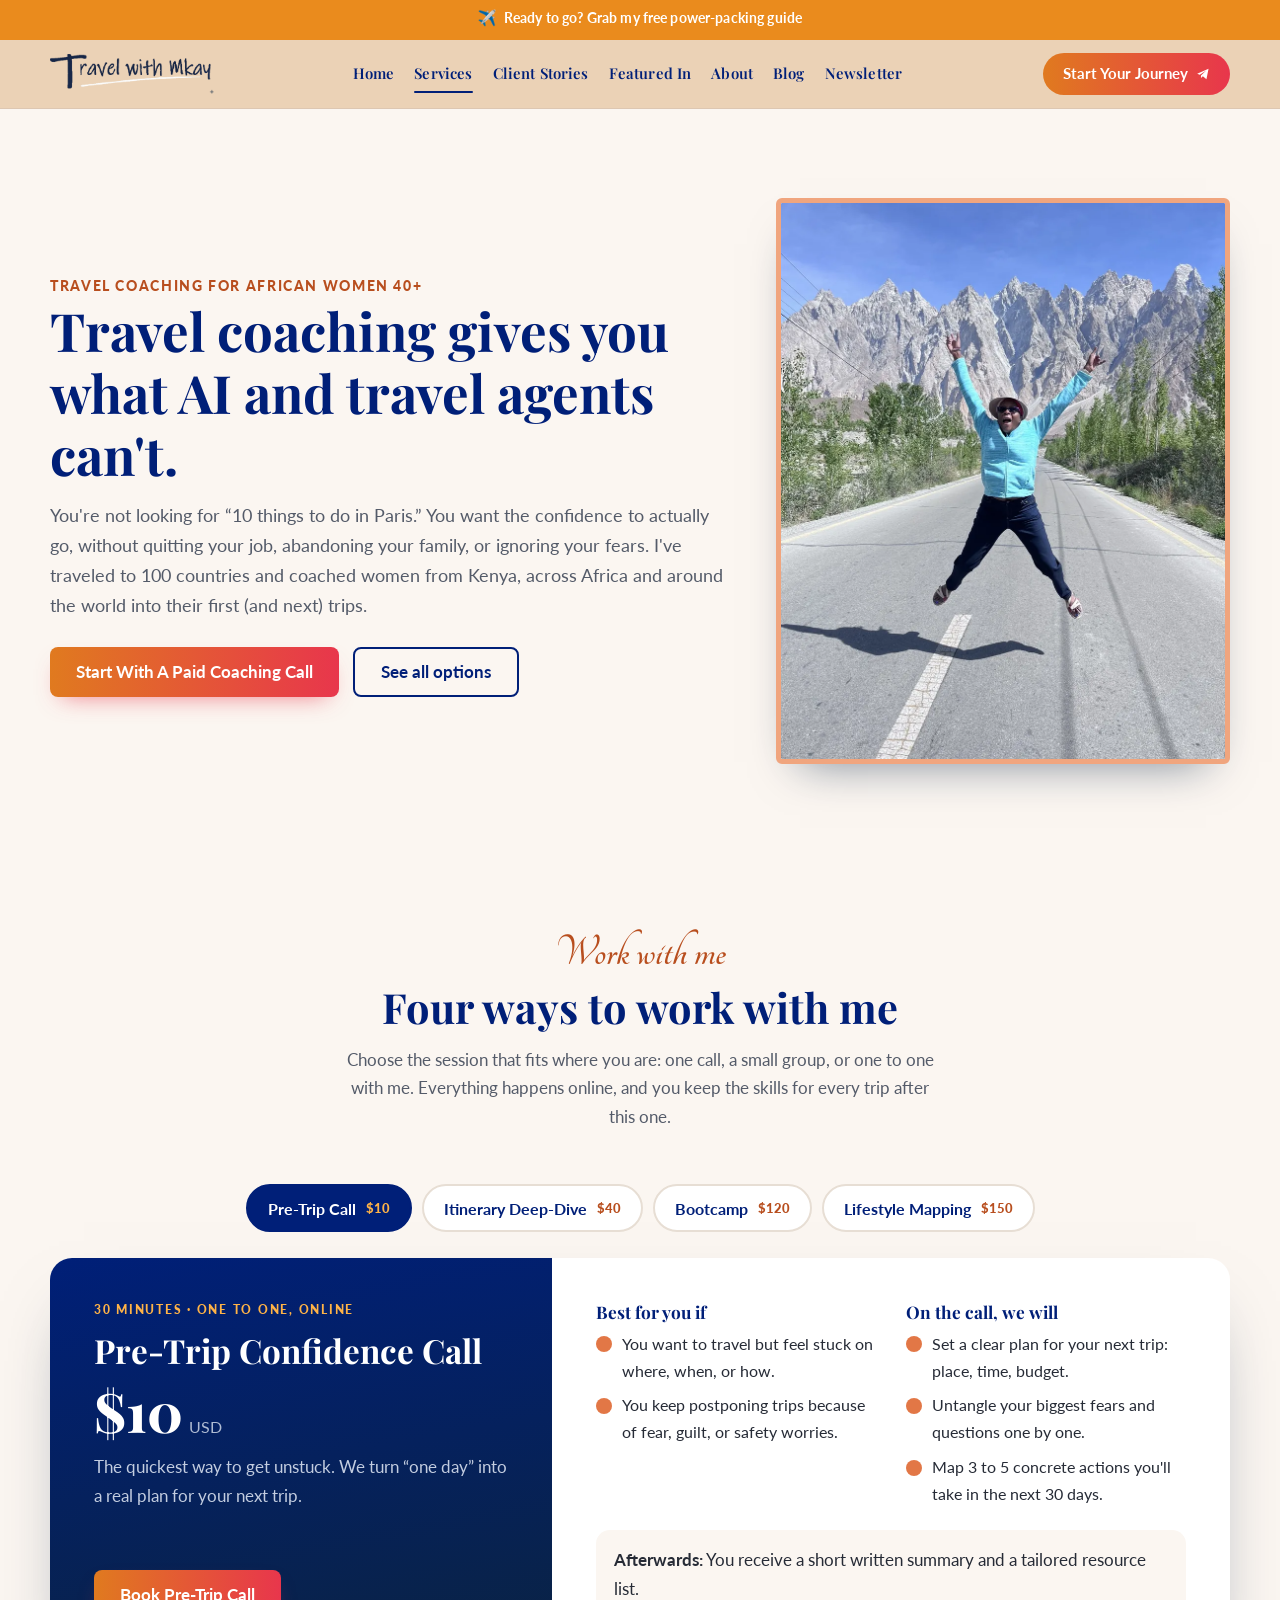
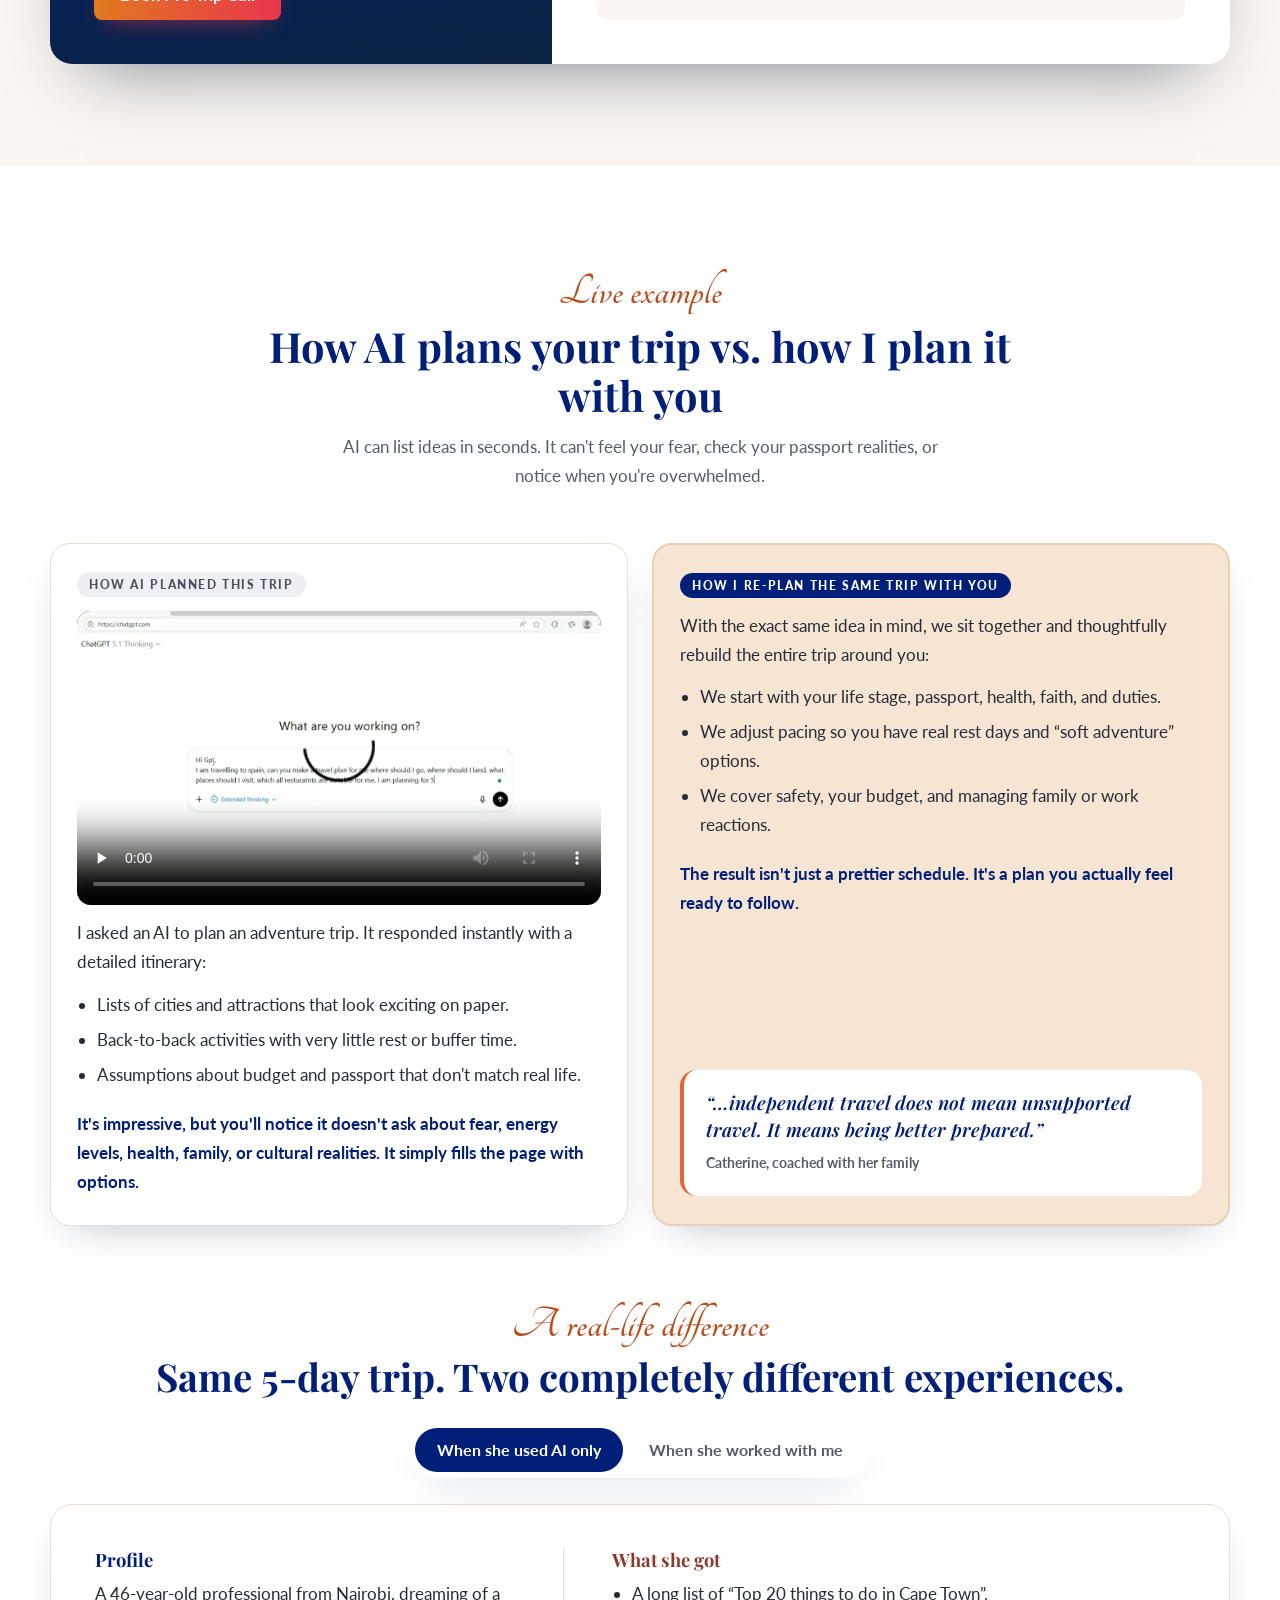
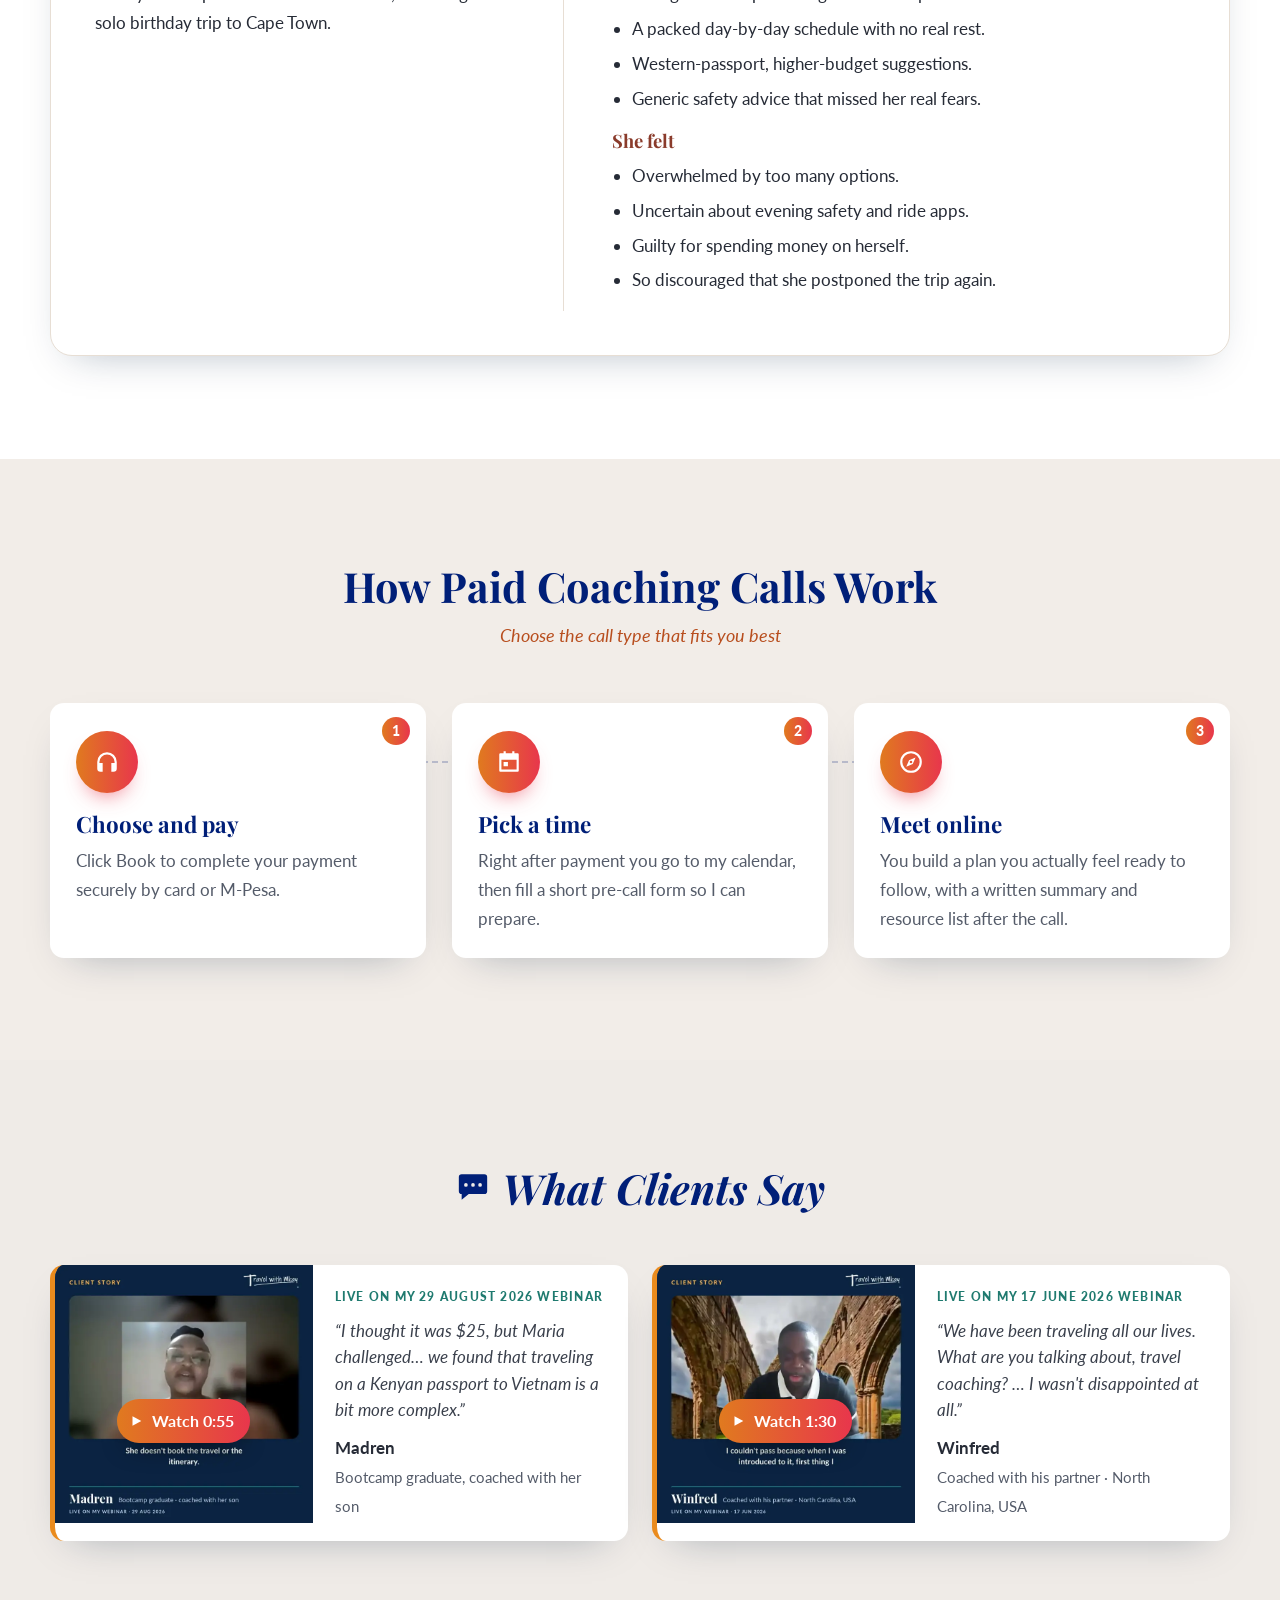
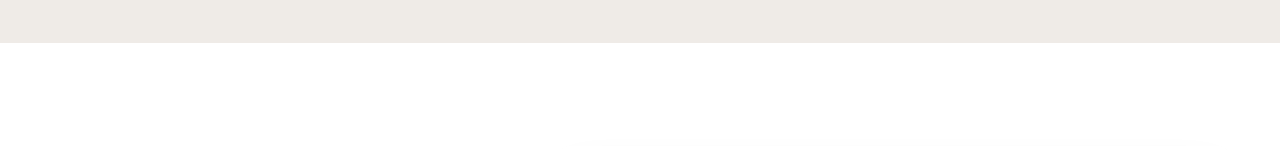
<file: services.html>
<!doctype html><meta charset="utf-8"><meta name="robots" content="noindex"><meta http-equiv="refresh" content="0; url=coaching.html"><link rel="canonical" href="coaching.html"><title>Services</title><a href="coaching.html">Services</a>
</file>
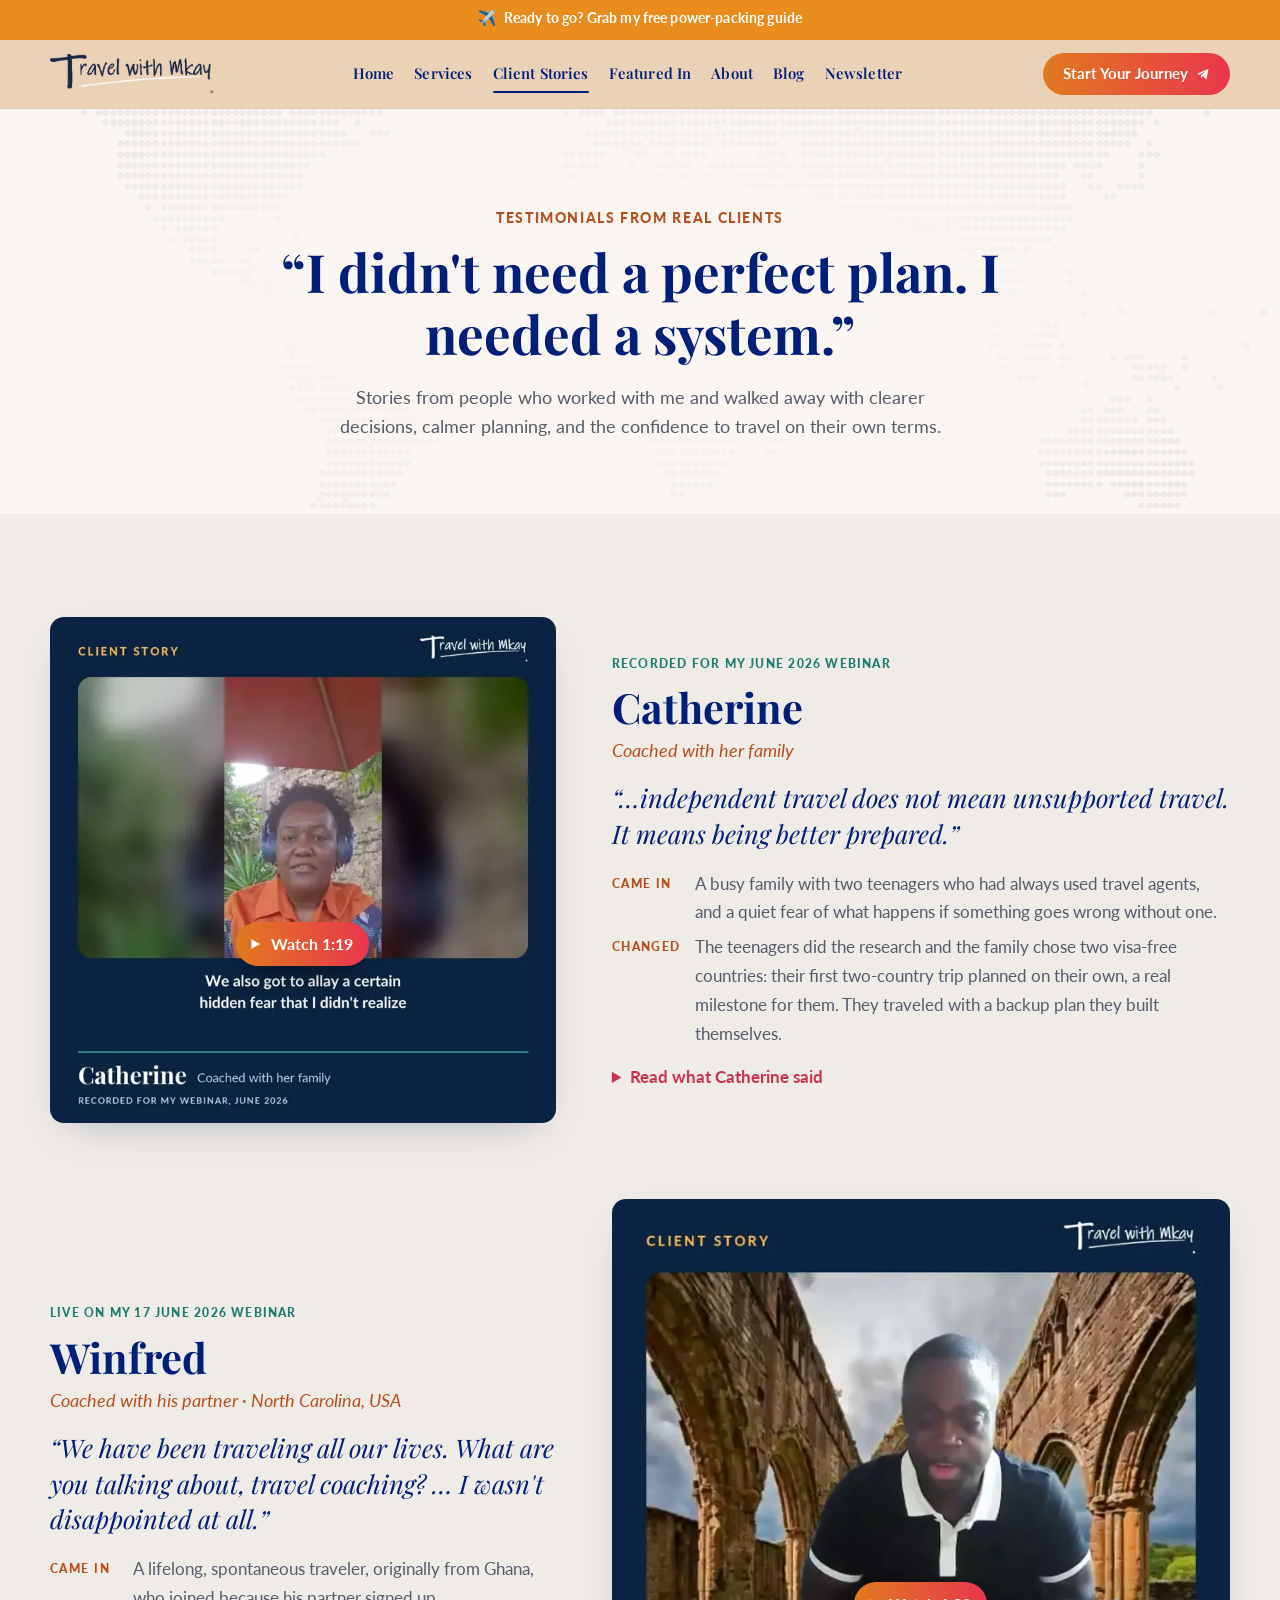
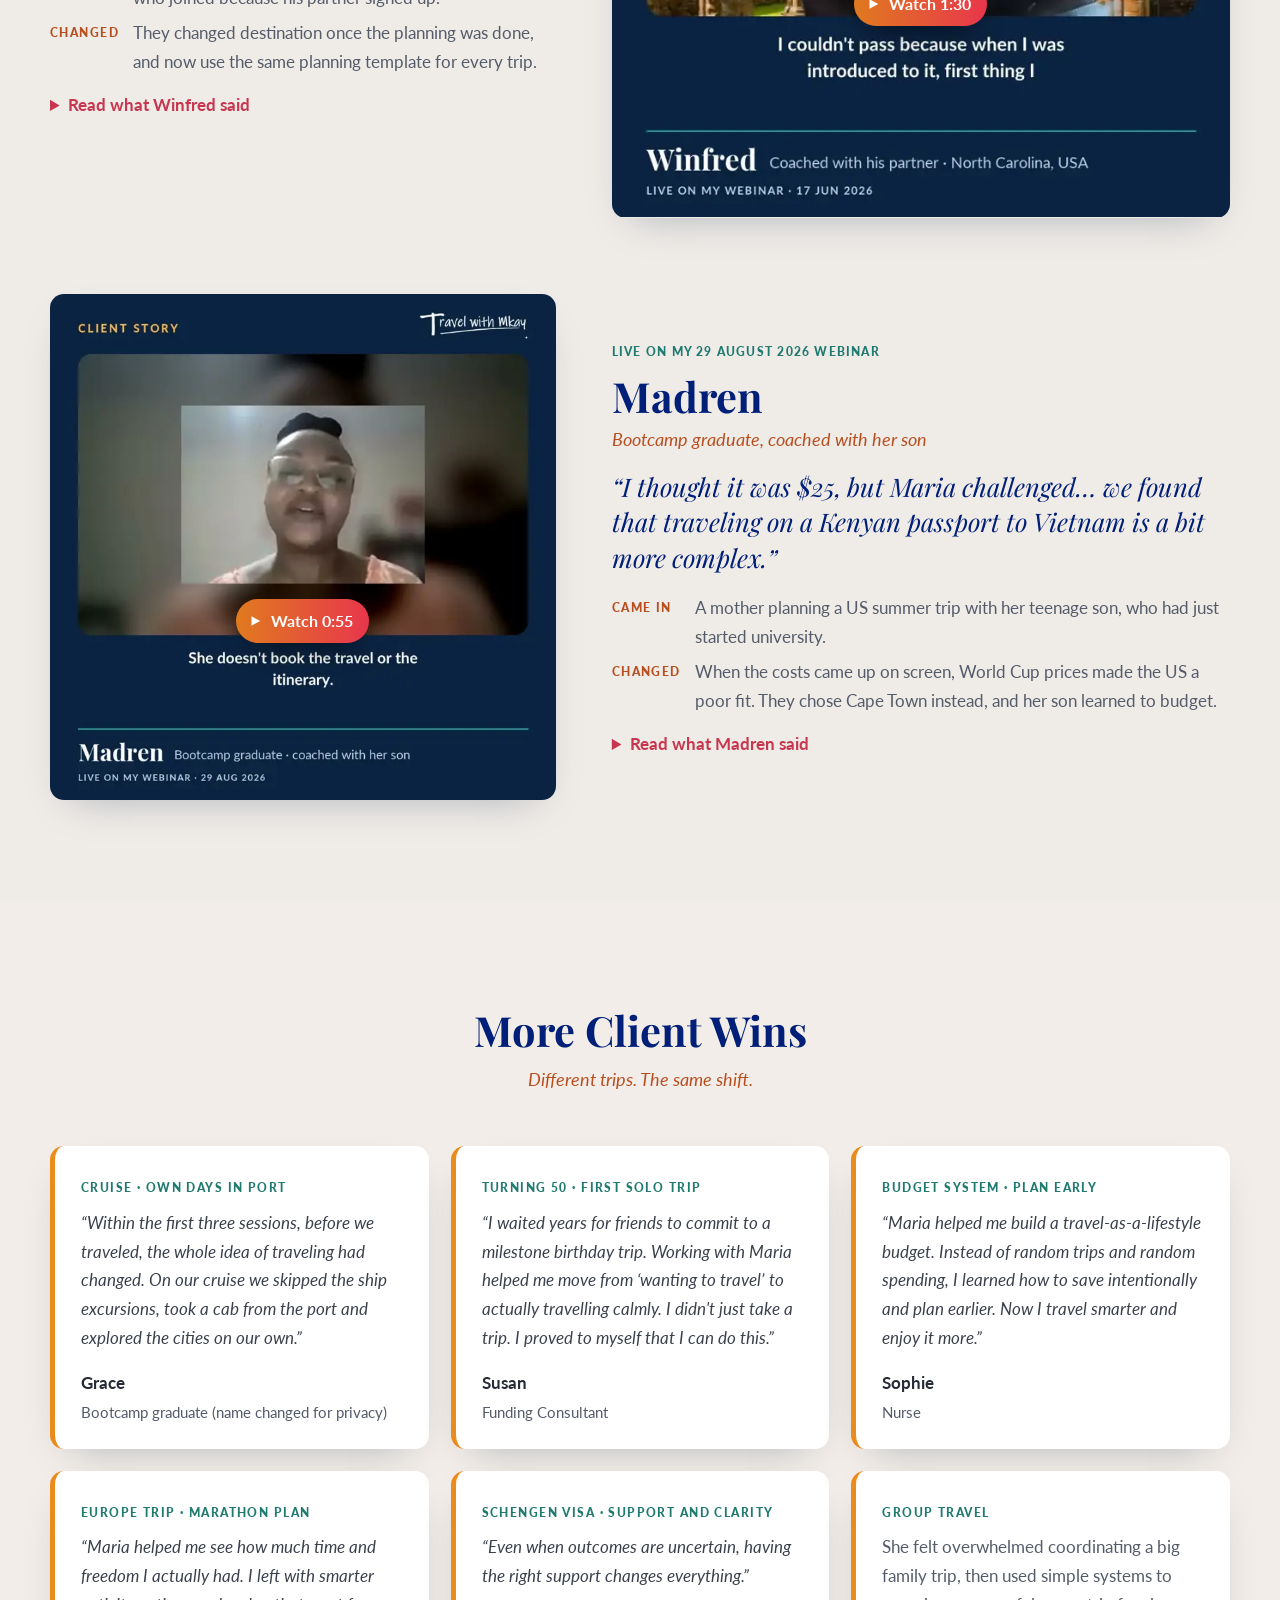
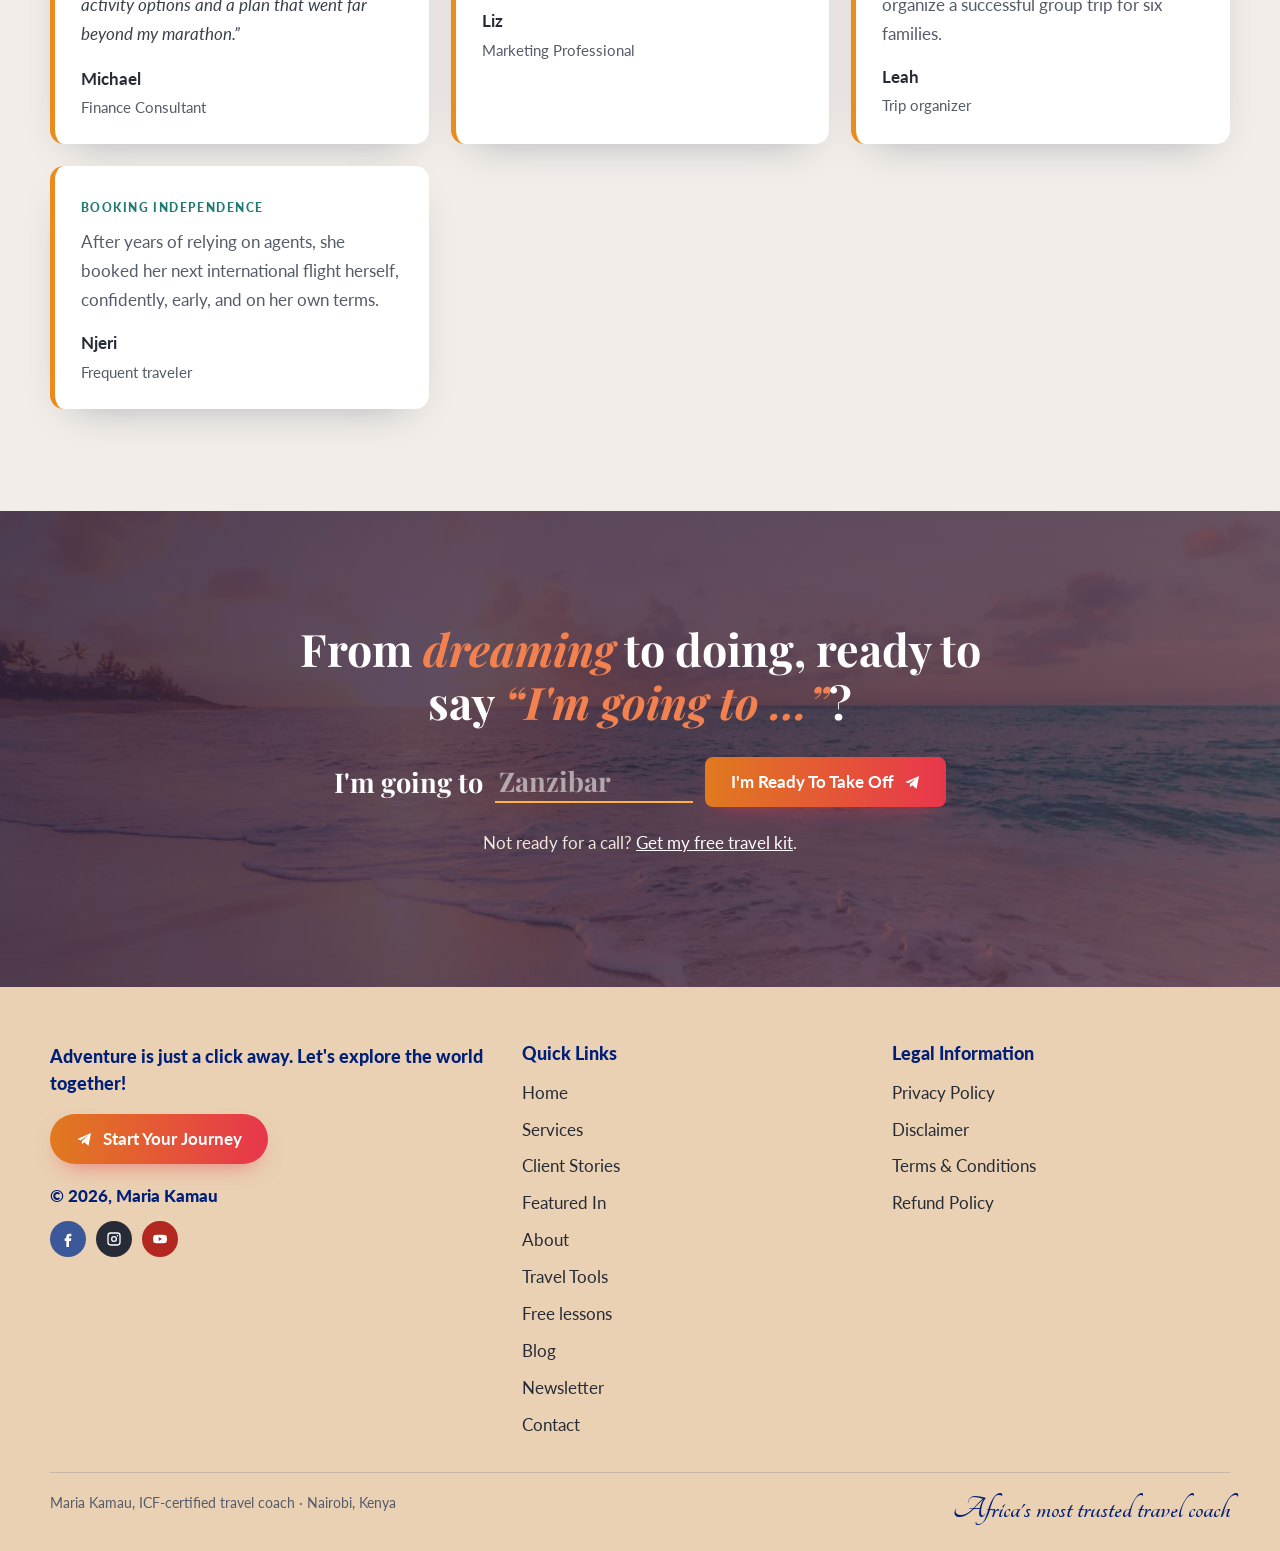
<file: stories.html>
<!doctype html>
<html lang="en">
<head>
<meta charset="utf-8">
<meta name="viewport" content="width=device-width, initial-scale=1">
<title>Client Stories | Travel with Mkay</title>
<meta name="description" content="Real clients of travel coach Maria Kamau, on video and in their own words.">
<meta name="robots" content="noindex, nofollow">
<meta property="og:title" content="Client Stories | Travel with Mkay">
<meta property="og:description" content="Real clients of travel coach Maria Kamau, on video and in their own words.">
<meta property="og:image" content="https://harryroguecoachteams-cmd.github.io/travelwithmkay-redesign/assets/img/maria-pakistan.webp">
<meta name="theme-color" content="#EAD1B3">
<link rel="icon" href="assets/img/favicon-32x32.png" sizes="32x32">
<link rel="icon" href="assets/img/favicon-192x192.png" sizes="192x192">
<link rel="apple-touch-icon" href="assets/img/favicon-180x180.png">
<link rel="preconnect" href="https://fonts.googleapis.com">
<link rel="preconnect" href="https://fonts.gstatic.com" crossorigin>
<link href="https://fonts.googleapis.com/css2?family=Lato:wght@400;700;900&amp;family=Playfair+Display:ital,wght@0,400..800;1,400..700&amp;family=Tangerine:wght@700&amp;display=swap" rel="stylesheet">
<link rel="stylesheet" href="assets/css/site.css">
<script>document.documentElement.classList.add('js')</script>
<script type="application/ld+json">{"@context": "https://schema.org", "@graph": [{"@type": "VideoObject", "name": "Catherine on travel coaching with Maria Kamau", "description": "…independent travel does not mean unsupported travel. It means being better prepared.", "thumbnailUrl": "https://harryroguecoachteams-cmd.github.io/travelwithmkay-redesign/assets/video/catherine-poster.webp", "contentUrl": "https://harryroguecoachteams-cmd.github.io/travelwithmkay-redesign/assets/video/catherine.mp4", "duration": "PT79S", "uploadDate": "2026-10-12"}, {"@type": "VideoObject", "name": "Winfred on travel coaching with Maria Kamau", "description": "We have been traveling all our lives. What are you talking about, travel coaching? … I wasn't disappointed at all.", "thumbnailUrl": "https://harryroguecoachteams-cmd.github.io/travelwithmkay-redesign/assets/video/winfred-poster.webp", "contentUrl": "https://harryroguecoachteams-cmd.github.io/travelwithmkay-redesign/assets/video/winfred.mp4", "duration": "PT90S", "uploadDate": "2026-10-12"}, {"@type": "VideoObject", "name": "Madren on travel coaching with Maria Kamau", "description": "I thought it was $25, but Maria challenged… we found that traveling on a Kenyan passport to Vietnam is a bit more complex.", "thumbnailUrl": "https://harryroguecoachteams-cmd.github.io/travelwithmkay-redesign/assets/video/madren-poster.webp", "contentUrl": "https://harryroguecoachteams-cmd.github.io/travelwithmkay-redesign/assets/video/madren.mp4", "duration": "PT55S", "uploadDate": "2026-10-12"}, {"@type": "Person", "@id": "https://travelwithmkay.co.ke/#maria", "name": "Maria Kamau", "alternateName": "Mkay", "jobTitle": "Travel Coach", "url": "https://travelwithmkay.co.ke/about-us/", "image": "https://harryroguecoachteams-cmd.github.io/travelwithmkay-redesign/assets/img/maria-portrait.webp", "nationality": {"@type": "Country", "name": "Kenya"}, "homeLocation": {"@type": "City", "name": "Nairobi"}, "hasCredential": {"@type": "EducationalOccupationalCredential", "credentialCategory": "certification", "name": "ICF-certified coach", "recognizedBy": {"@type": "Organization", "name": "International Coaching Federation"}}, "knowsAbout": ["Travel planning", "Visas for African passport holders", "Budget travel", "Solo travel for women over 40", "Travel safety", "Africa travel"], "sameAs": ["https://www.instagram.com/Travelwithmkay", "https://www.facebook.com/TravelwithMkay/", "https://www.youtube.com/@travelwithmkay"]}]}</script>
</head>
<body>
<svg width="0" height="0" style="position:absolute" aria-hidden="true">
  <symbol id="i-plane" viewBox="0 0 24 24"><path d="M2 11.5 21.5 3l-3.6 18-6.1-5.1-3.3 3.1v-4.6l9-8.4-11 7.1z"/></symbol>
  <symbol id="i-play" viewBox="0 0 24 24"><path d="M6 4l15 8-15 8z"/></symbol>
  <symbol id="i-star" viewBox="0 0 100 100"><polygon points="50.0,0.0 56.6,16.7 69.1,3.8 68.9,21.7 85.4,14.6 78.3,31.1 96.2,30.9 83.3,43.4 100.0,50.0 83.3,56.6 96.2,69.1 78.3,68.9 85.4,85.4 68.9,78.3 69.1,96.2 56.6,83.3 50.0,100.0 43.4,83.3 30.9,96.2 31.1,78.3 14.6,85.4 21.7,68.9 3.8,69.1 16.7,56.6 0.0,50.0 16.7,43.4 3.8,30.9 21.7,31.1 14.6,14.6 31.1,21.7 30.9,3.8 43.4,16.7"/></symbol>
  <symbol id="i-chat" viewBox="0 0 24 24"><path d="M4 3h16a2 2 0 0 1 2 2v10a2 2 0 0 1-2 2H9l-5 4v-4H4a2 2 0 0 1-2-2V5a2 2 0 0 1 2-2zm3 6.2a1.3 1.3 0 1 0 0 2.6 1.3 1.3 0 0 0 0-2.6zm5 0a1.3 1.3 0 1 0 0 2.6 1.3 1.3 0 0 0 0-2.6zm5 0a1.3 1.3 0 1 0 0 2.6 1.3 1.3 0 0 0 0-2.6z"/></symbol>
  <symbol id="i-calendar" viewBox="0 0 24 24"><path d="M7 2h2v2h6V2h2v2h3a1 1 0 0 1 1 1v15a1 1 0 0 1-1 1H4a1 1 0 0 1-1-1V5a1 1 0 0 1 1-1h3zm-2 8v9h14v-9zm2 2h4v4H7z"/></symbol>
  <symbol id="i-compass" viewBox="0 0 24 24"><path d="M12 2a10 10 0 1 1 0 20 10 10 0 0 1 0-20zm0 2a8 8 0 1 0 0 16 8 8 0 0 0 0-16zm4.2 3.8-2.6 6-6 2.6 2.6-6zm-4.2 3a1.2 1.2 0 1 0 0 2.4 1.2 1.2 0 0 0 0-2.4z"/></symbol>
  <symbol id="i-headphones" viewBox="0 0 24 24"><path d="M12 3a9 9 0 0 0-9 9v6a3 3 0 0 0 3 3h2v-8H5v-1a7 7 0 0 1 14 0v1h-3v8h2a3 3 0 0 0 3-3v-6a9 9 0 0 0-9-9z"/></symbol>
  <symbol id="i-list" viewBox="0 0 24 24"><path d="M4 5h2v2H4zm4 0h12v2H8zM4 11h2v2H4zm4 0h12v2H8zm-4 6h2v2H4zm4 0h12v2H8z"/></symbol>
  <symbol id="i-bag" viewBox="0 0 24 24"><path d="M9 3h6a2 2 0 0 1 2 2v2h3a1 1 0 0 1 1 1v12a1 1 0 0 1-1 1H4a1 1 0 0 1-1-1V8a1 1 0 0 1 1-1h3V5a2 2 0 0 1 2-2zm0 4h6V5H9zm-4 3v9h14v-9z"/></symbol>
  <symbol id="i-flight" viewBox="0 0 24 24"><path d="M21 15.5v-2l-8-5V3.5a1.5 1.5 0 0 0-3 0V8.5l-8 5v2l8-2.5V18l-2 1.5V21l3.5-1 3.5 1v-1.5L13 18v-5z"/></symbol>
  <symbol id="i-sim" viewBox="0 0 24 24"><path d="M7 2h7l5 5v13a2 2 0 0 1-2 2H7a2 2 0 0 1-2-2V4a2 2 0 0 1 2-2zm1 9v7h8v-7zm2 2h4v3h-4z"/></symbol>
  <symbol id="i-bed" viewBox="0 0 24 24"><path d="M3 6h2v7h6V8h7a3 3 0 0 1 3 3v8h-2v-3H5v3H3zm5 1a2.5 2.5 0 1 1 0 5 2.5 2.5 0 0 1 0-5z"/></symbol>
  <symbol id="i-ticket" viewBox="0 0 24 24"><path d="M3 6h18v4a2 2 0 0 0 0 4v4H3v-4a2 2 0 0 0 0-4zm10 2v2h2V8zm0 4v2h2v-2zm0 4v2h2v-2z"/></symbol>
  <symbol id="i-shield" viewBox="0 0 24 24"><path d="M12 2 4 5v6c0 5 3.4 9.7 8 11 4.6-1.3 8-6 8-11V5zm-1.2 14.2L7 12.4l1.4-1.4 2.4 2.4 4.8-4.8 1.4 1.4z"/></symbol>
  <symbol id="i-route" viewBox="0 0 24 24"><path d="M6 3a3 3 0 0 1 3 3c0 2.2-3 6-3 6S3 8.2 3 6a3 3 0 0 1 3-3zm12 9a3 3 0 0 1 3 3c0 2.2-3 6-3 6s-3-3.8-3-6a3 3 0 0 1 3-3zM6 14h5a2 2 0 0 1 0 4H9v2h2a4 4 0 0 0 0-8H6z"/></symbol>
  <symbol id="i-car" viewBox="0 0 24 24"><path d="M5 11l1.5-4.5A2 2 0 0 1 8.4 5h7.2a2 2 0 0 1 1.9 1.5L19 11a2 2 0 0 1 2 2v5h-2v2h-3v-2H8v2H5v-2H3v-5a2 2 0 0 1 2-2zm2.2 0h9.6l-1-3H8.2zM7 13.5a1.5 1.5 0 1 0 0 3 1.5 1.5 0 0 0 0-3zm10 0a1.5 1.5 0 1 0 0 3 1.5 1.5 0 0 0 0-3z"/></symbol>
  <symbol id="i-fb" viewBox="0 0 24 24"><path d="M14 8h3V4h-3c-2.8 0-4.5 1.8-4.5 4.6V11H7v4h2.5v9h4v-9h3l.5-4h-3.5V9c0-.6.4-1 1-1z"/></symbol>
  <symbol id="i-ig" viewBox="0 0 24 24"><path d="M7 2h10a5 5 0 0 1 5 5v10a5 5 0 0 1-5 5H7a5 5 0 0 1-5-5V7a5 5 0 0 1 5-5zm0 2a3 3 0 0 0-3 3v10a3 3 0 0 0 3 3h10a3 3 0 0 0 3-3V7a3 3 0 0 0-3-3zm5 3.5a4.5 4.5 0 1 1 0 9 4.5 4.5 0 0 1 0-9zm0 2a2.5 2.5 0 1 0 0 5 2.5 2.5 0 0 0 0-5zm5.2-3.4a1.1 1.1 0 1 1 0 2.2 1.1 1.1 0 0 1 0-2.2z"/></symbol>
  <symbol id="i-yt" viewBox="0 0 24 24"><path d="M22 8.2a3 3 0 0 0-2.1-2.1C18 5.6 12 5.6 12 5.6s-6 0-7.9.5A3 3 0 0 0 2 8.2 31 31 0 0 0 1.6 12 31 31 0 0 0 2 15.8a3 3 0 0 0 2.1 2.1c1.9.5 7.9.5 7.9.5s6 0 7.9-.5a3 3 0 0 0 2.1-2.1c.3-1.3.4-2.5.4-3.8s-.1-2.5-.4-3.8zM10 15V9l5.2 3z"/></symbol>
</svg>
<a class="skip" href="#main">Skip to content</a>
<div class="topbar"><a href="https://travelwithmkay.co.ke/travel-kit/"><img class="tb-emoji" src="assets/img/emoji/airplane-still.png" width="20" height="20" alt=""> Ready to go? Grab my free power-packing guide</a></div>
<header class="site-header">
  <div class="wrap">
    <a class="logo" href="index.html"><img src="assets/img/logo.png" width="897" height="219" alt="Travel with Mkay"></a>
    <button class="menu-toggle" aria-expanded="false" aria-controls="site-nav" aria-label="Menu"><span></span><span></span><span></span></button>
    <nav class="nav" id="site-nav" aria-label="Main">
      <a href="index.html">Home</a>
      <a href="coaching.html">Services</a>
      <a href="stories.html" aria-current="page">Client Stories</a>
      <a href="podcasts.html">Featured In</a>
      <a href="about.html">About</a>
      <a href="https://travelwithmkay.co.ke/blogs/">Blog</a>
      <a href="https://travelwithmkay.co.ke/newsletter/">Newsletter</a>
      <a class="btn btn-grad btn-pill nav-cta" href="coaching.html#options">Start Your Journey <svg class="icon i-plane" aria-hidden="true"><use href="#i-plane"/></svg></a>
    </nav>
  </div>
</header>
<main id="main">
<section class="page-hero solo">
  <div class="wrap">
    <p class="sub" style="font-style:normal;font-weight:900;letter-spacing:.12em;text-transform:uppercase;font-size:.85rem">Testimonials from real clients</p>
    <h1>“I didn't need a perfect plan. I needed a system.”</h1>
    <p class="lead">Stories from people who worked with me and walked away with clearer decisions, calmer planning, and the confidence to travel on their own terms.</p>
  </div>
</section>
<section class="section bg-stone" aria-label="Client videos">
  <div class="wrap">
    <div class="srow">
      <div class="vmedia-wrap"><div class="vmedia">
          <video preload="none" playsinline poster="assets/video/catherine-poster.webp" src="assets/video/catherine.mp4">
            <track kind="captions" src="assets/video/catherine.vtt" srclang="en" label="English">
          </video>
          <button class="play" type="button" aria-label="Play Catherine's story, 1:19"><span><svg class="icon i-play" aria-hidden="true"><use href="#i-play"/></svg> Watch 1:19</span></button>
        </div></div>
      <div>
        <span class="src">Recorded for my June 2026 webinar</span>
        <h2 style="margin-top:6px">Catherine</h2>
        <p class="sub" style="margin-top:4px">Coached with her family</p>
        <blockquote>“…independent travel does not mean unsupported travel. It means being better prepared.”</blockquote>
        <dl class="ba"><dt>Came in</dt><dd>A busy family with two teenagers who had always used travel agents, and a quiet fear of what happens if something goes wrong without one.</dd><dt>Changed</dt><dd>The teenagers did the research and the family chose two visa-free countries: their first two-country trip planned on their own, a real milestone for them. They traveled with a backup plan they built themselves.</dd></dl>
        <details class="transcript"><summary>Read what Catherine said</summary><p>We also got to allay a certain hidden fear that I didn't realize was quite real and was stopping us from doing our own travel planning, which is, what's going to happen in the event that something happens out there? Typically, when you have an agent, they're your fallback plan. What do I do? Where do I go? How do I do this? And so, Maria also then showed us how we then do the backup planning, mitigate, think through everything, and say, what are the do's and don'ts, what are the things that you need to have as a backup plan? And that really worked well for us. So, it moved us then into a space of Individualized or independent travel does not mean unsupported travel, right? It means being better prepared, and you really are able to know where else do you call, or what should you have on hand, and then should that happen, what will you do? You know, the world is huge, and there's so many hacks coming along that you can tap into, and Maria has a wealth of experience. 90-plus countries, I mean, for sure there's a thing or two she has definitely uncovered that you haven't. And it doesn't have to be scientific, it just has to be tried, tested, and practical, and that she is. So, give it a go, I would recommend it. Thank you.</p></details>
      </div>
    </div>
    <div class="srow">
      <div class="vmedia-wrap"><div class="vmedia">
          <video preload="none" playsinline poster="assets/video/winfred-poster.webp" src="assets/video/winfred.mp4">
            <track kind="captions" src="assets/video/winfred.vtt" srclang="en" label="English">
          </video>
          <button class="play" type="button" aria-label="Play Winfred's story, 1:30"><span><svg class="icon i-play" aria-hidden="true"><use href="#i-play"/></svg> Watch 1:30</span></button>
        </div></div>
      <div>
        <span class="src">Live on my 17 June 2026 webinar</span>
        <h2 style="margin-top:6px">Winfred</h2>
        <p class="sub" style="margin-top:4px">Coached with his partner · North Carolina, USA</p>
        <blockquote>“We have been traveling all our lives. What are you talking about, travel coaching? … I wasn't disappointed at all.”</blockquote>
        <dl class="ba"><dt>Came in</dt><dd>A lifelong, spontaneous traveler, originally from Ghana, who joined because his partner signed up.</dd><dt>Changed</dt><dd>They changed destination once the planning was done, and now use the same planning template for every trip.</dd></dl>
        <details class="transcript"><summary>Read what Winfred said</summary><p>I couldn't pass because when I was introduced to it, first thing I was like, we have been traveling all our lives. What are you talking about, travel coaching? I was telling my significant other that was inviting me to this, for these coaching sessions, and I was a bit skeptical. But nonetheless, I joined. I joined, and I would say that I wasn't disappointed at all. Oh, we just learned so much. The planning that has to go into travel, because I've never really planned. I'm the sort of person who would decide to travel tomorrow. The surprising thing was that learning that equipped me and my partner so much that we realized that all the information we were being fed, all the knowledge we were gaining, was then suddenly going to become transferable. And what I mean by that is that, from one trip to the other, it's a template that we use for every other trip, which means we have effective planning, we enjoy our trip, we take inventory after our trip. Then we repeat. So we are within budget, we are in agreement on everything before we go, because if you're going on a trip with someone else and you are not on the same page, things can become very complex. And so learning everything that you taught us, which is planning being the most important part of the travel, was certainly very useful to me.</p></details>
      </div>
    </div>
    <div class="srow">
      <div class="vmedia-wrap"><div class="vmedia">
          <video preload="none" playsinline poster="assets/video/madren-poster.webp" src="assets/video/madren.mp4">
            <track kind="captions" src="assets/video/madren.vtt" srclang="en" label="English">
          </video>
          <button class="play" type="button" aria-label="Play Madren's story, 0:55"><span><svg class="icon i-play" aria-hidden="true"><use href="#i-play"/></svg> Watch 0:55</span></button>
        </div></div>
      <div>
        <span class="src">Live on my 29 August 2026 webinar</span>
        <h2 style="margin-top:6px">Madren</h2>
        <p class="sub" style="margin-top:4px">Bootcamp graduate, coached with her son</p>
        <blockquote>“I thought it was $25, but Maria challenged… we found that traveling on a Kenyan passport to Vietnam is a bit more complex.”</blockquote>
        <dl class="ba"><dt>Came in</dt><dd>A mother planning a US summer trip with her teenage son, who had just started university.</dd><dt>Changed</dt><dd>When the costs came up on screen, World Cup prices made the US a poor fit. They chose Cape Town instead, and her son learned to budget.</dd></dl>
        <details class="transcript"><summary>Read what Madren said</summary><p>She doesn't book the travel or the itinerary. She really is just a coach. She's someone who will help you to think through destinations, ask the right questions, and help you arrive at a decision that works for you and for your situation. And we had an example recently when we were talking about Vietnam, and trying to look for the cost of the visa, and I thought it was $25, but Maria challenged, and she was like, no, I don't think so. And this is where her experience then comes in, and she's like, that doesn't sound right, can you please go back and check again? And truly, truly, we found that traveling on a Kenyan passport to Vietnam is a bit more complex, and you need an intermediary to be able to get that sorted for you, and that takes time and the cost can build up. So with her help, we were able to explore other potential destinations, and now we're planning to do a trip to Cape Town next month.</p></details>
      </div>
    </div>
  </div>
</section>
<section class="section" aria-labelledby="wins-title">
  <div class="wrap">
    <div class="head"><h2 id="wins-title">More Client Wins</h2><p class="sub">Different trips. The same shift.</p></div>
    <div class="tgrid three">
      <article class="tcard"><span class="tag">Cruise · Own days in port</span><blockquote>“Within the first three sessions, before we traveled, the whole idea of traveling had changed. On our cruise we skipped the ship excursions, took a cab from the port and explored the cities on our own.”</blockquote><b>Grace</b><span>Bootcamp graduate (name changed for privacy)</span></article>
      <article class="tcard"><span class="tag">Turning 50 · First solo trip</span><blockquote>“I waited years for friends to commit to a milestone birthday trip. Working with Maria helped me move from ‘wanting to travel’ to actually travelling calmly. I didn't just take a trip. I proved to myself that I can do this.”</blockquote><b>Susan</b><span>Funding Consultant</span></article>
      <article class="tcard"><span class="tag">Budget system · Plan early</span><blockquote>“Maria helped me build a travel-as-a-lifestyle budget. Instead of random trips and random spending, I learned how to save intentionally and plan earlier. Now I travel smarter and enjoy it more.”</blockquote><b>Sophie</b><span>Nurse</span></article>
      <article class="tcard"><span class="tag">Europe trip · Marathon plan</span><blockquote>“Maria helped me see how much time and freedom I actually had. I left with smarter activity options and a plan that went far beyond my marathon.”</blockquote><b>Michael</b><span>Finance Consultant</span></article>
      <article class="tcard"><span class="tag">Schengen visa · Support and clarity</span><blockquote>“Even when outcomes are uncertain, having the right support changes everything.”</blockquote><b>Liz</b><span>Marketing Professional</span></article>
      <article class="tcard"><span class="tag">Group travel</span><p style="margin:0 0 14px;color:var(--ink-soft)">She felt overwhelmed coordinating a big family trip, then used simple systems to organize a successful group trip for six families.</p><b>Leah</b><span>Trip organizer</span></article>
      <article class="tcard"><span class="tag">Booking independence</span><p style="margin:0 0 14px;color:var(--ink-soft)">After years of relying on agents, she booked her next international flight herself, confidently, early, and on her own terms.</p><b>Njeri</b><span>Frequent traveler</span></article>
    </div>
  </div>
</section>
<section class="cta-final" style="background-image:url(assets/img/bg-beach.webp)">
  <div class="wrap">
    <h2>From <span class="accent">dreaming</span> to doing, ready to say <span class="nowrap"><span class="accent">“I'm going to …”</span>?</span></h2>
    <form class="going" action="https://travelwithmkay.co.ke/pay-for-coaching-call/" method="get">
      <input type="hidden" name="call" value="confidence">
      <label for="going-to">I'm going to</label>
      <input id="going-to" name="trip" placeholder="Zanzibar" autocomplete="off" maxlength="40">
      <button class="btn btn-grad" id="going-cta" type="submit"><span>I'm Ready To Take Off</span> <svg class="icon i-plane" aria-hidden="true"><use href="#i-plane"/></svg></button>
    </form>
    <p class="small">Not ready for a call? <a href="https://travelwithmkay.co.ke/travel-kit/">Get my free travel kit</a>.</p>
  </div>
</section>
</main>
<footer class="site-footer">
  <div class="wrap">
    <div>
      <p class="lead">Adventure is just a click away. Let's explore the world together!</p>
      <a class="btn btn-grad btn-pill" href="coaching.html#options"><svg class="icon i-plane" aria-hidden="true"><use href="#i-plane"/></svg> Start Your Journey</a>
      <p class="copy">© 2026, Maria Kamau</p>
      <div class="socials">
        <a class="fb" href="https://www.facebook.com/TravelwithMkay/" aria-label="Facebook"><svg class="icon i-fb" aria-hidden="true"><use href="#i-fb"/></svg></a>
        <a class="ig" href="https://www.instagram.com/Travelwithmkay" aria-label="Instagram"><svg class="icon i-ig" aria-hidden="true"><use href="#i-ig"/></svg></a>
        <a class="yt" href="https://www.youtube.com/@travelwithmkay" aria-label="YouTube"><svg class="icon i-yt" aria-hidden="true"><use href="#i-yt"/></svg></a>
      </div>
    </div>
    <div>
      <h3>Quick Links</h3>
      <ul>
        <li><a href="index.html">Home</a></li>
        <li><a href="coaching.html">Services</a></li>
        <li><a href="stories.html">Client Stories</a></li>
        <li><a href="podcasts.html">Featured In</a></li>
        <li><a href="about.html">About</a></li>
        <li><a href="tools.html">Travel Tools</a></li>
        <li><a href="learn.html">Free lessons</a></li>
        <li><a href="https://travelwithmkay.co.ke/blogs/">Blog</a></li>
        <li><a href="https://travelwithmkay.co.ke/newsletter/">Newsletter</a></li>
        <li><a href="https://travelwithmkay.co.ke/contact-us/">Contact</a></li>
      </ul>
    </div>
    <div>
      <h3>Legal Information</h3>
      <ul>
        <li><a href="https://travelwithmkay.co.ke/privacy-policy/">Privacy Policy</a></li>
        <li><a href="https://travelwithmkay.co.ke/disclaimer/">Disclaimer</a></li>
        <li><a href="https://travelwithmkay.co.ke/terms-conditions/">Terms &amp; Conditions</a></li>
        <li><a href="https://travelwithmkay.co.ke/refund-policy/">Refund Policy</a></li>
      </ul>
    </div>
    <div class="bottom">
      <span>Maria Kamau, ICF-certified travel coach · Nairobi, Kenya</span>
      <span class="tag">Africa's most trusted travel coach</span>
    </div>
  </div>
</footer>
<dialog class="kit-pop" id="kit-pop" aria-labelledby="kp-title" aria-describedby="kp-desc">
  <div class="kp-card" tabindex="-1" autofocus>
    <button class="kp-close" type="button" aria-label="Close">×</button>
    <div class="kp-top">
      <span class="kp-kicker">Free download</span>
      <h2 id="kp-title">Free Pre-Trip Confidence Checklist for Women 40+</h2>
      <p id="kp-desc">“Am I really ready to travel?” Find out in a few honest ticks.</p>
    </div>
    <div class="kp-body">
      <form class="cf7" action="https://travelwithmkay.co.ke/travel-kit/" method="get" data-endpoint="https://travelwithmkay.co.ke/wp-json/contact-form-7/v1/contact-forms/4081/feedback" novalidate>
        <input type="hidden" name="_wpcf7" value="4081"><input type="hidden" name="_wpcf7_version" value="6.1.6"><input type="hidden" name="_wpcf7_locale" value="en_GB"><input type="hidden" name="_wpcf7_unit_tag" value="wpcf7-f4081-o3"><input type="hidden" name="_wpcf7_container_post" value="0">
        <label for="kp-name">Name</label>
        <input id="kp-name" name="your-name" type="text" placeholder="Your full name" autocomplete="name" required>
        <span class="err" data-for="your-name"></span>
        <label for="kp-email">Email</label>
        <input id="kp-email" name="your-email" type="email" placeholder="name@example.com" autocomplete="email" required>
        <span class="err" data-for="your-email"></span>
        <button class="btn btn-grad" type="submit">Email My Free Guide</button>
        <p class="form-note" role="status" aria-live="polite"></p>
      </form>
      <div class="thanks" hidden>
        <h3>Thank you!</h3>
        <p>Your Pre-Trip Confidence Checklist is on its way to your inbox. Please check your email in the next few minutes (and peek in spam or promotions, just in case). 💛</p>
      </div>
    </div>
  </div>
</dialog>
<script src="assets/js/site.js" defer onerror="document.documentElement.classList.remove('js')"></script>
</body>
</html>
</file>
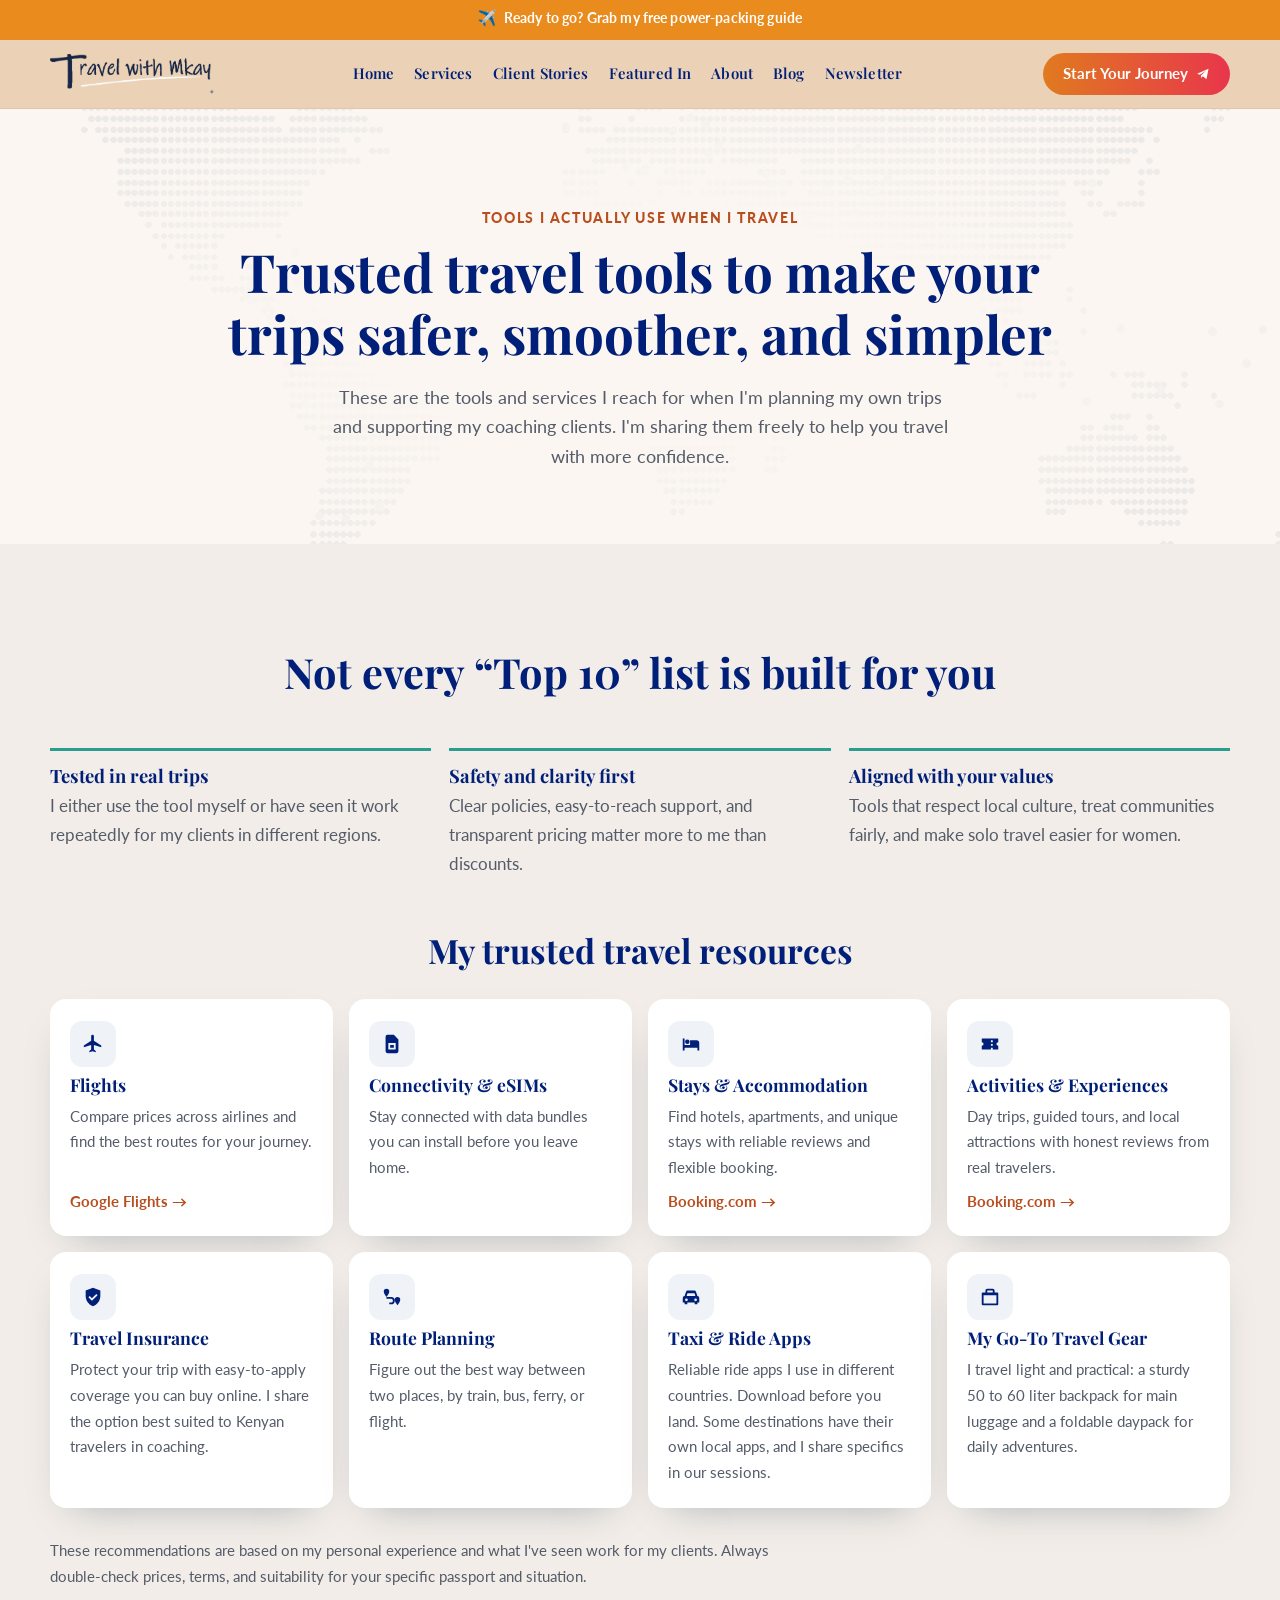
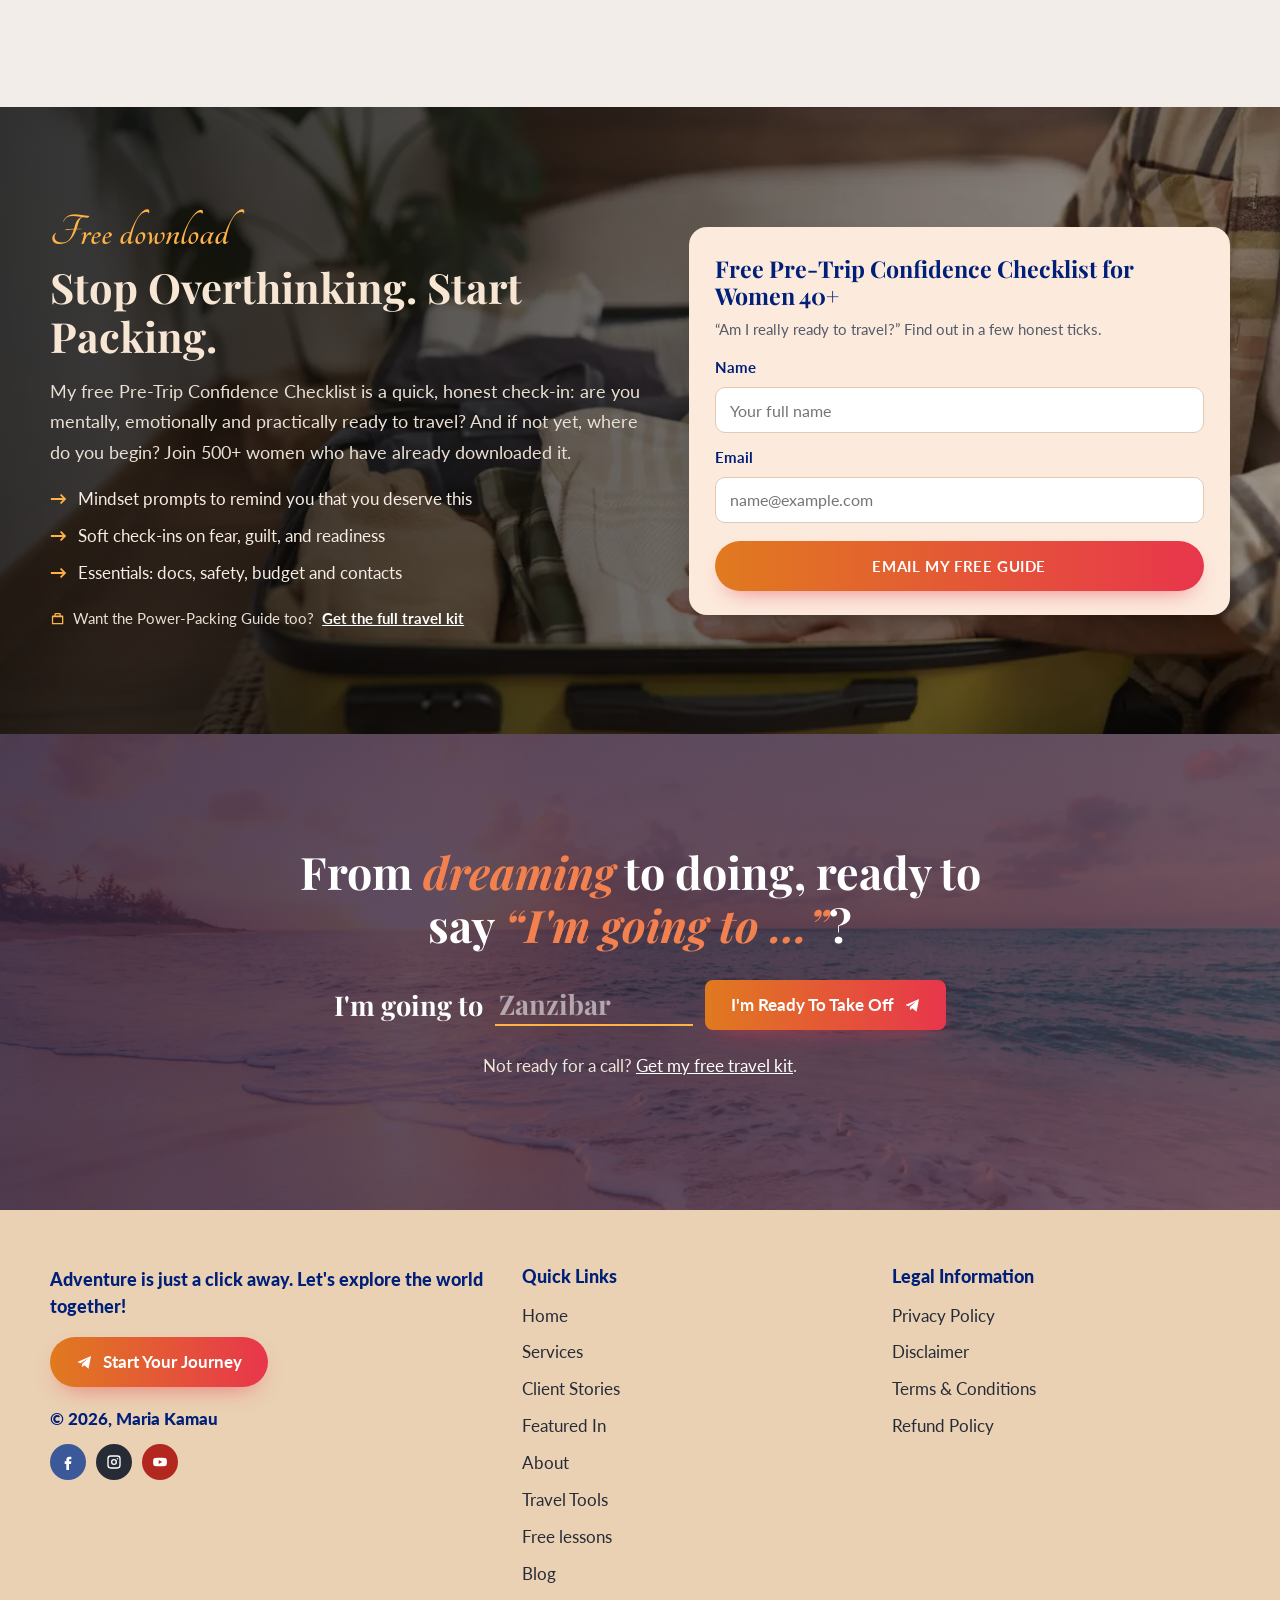
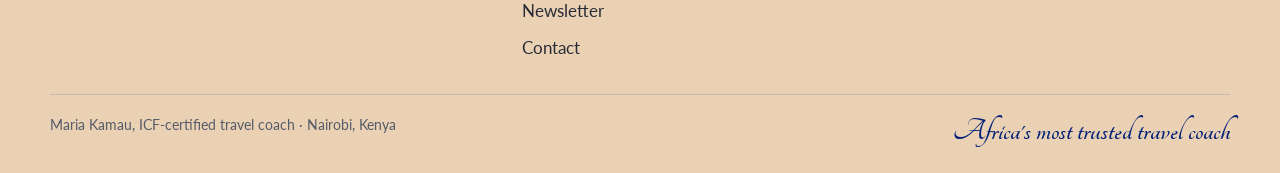
<file: tools.html>
<!doctype html>
<html lang="en">
<head>
<meta charset="utf-8">
<meta name="viewport" content="width=device-width, initial-scale=1">
<title>Travel Tools I Actually Use | Travel with Mkay</title>
<meta name="description" content="The flights, stays, eSIMs, insurance and apps travel coach Maria Kamau uses on her own trips and recommends to clients.">
<meta name="robots" content="noindex, nofollow">
<meta property="og:title" content="Travel Tools I Actually Use | Travel with Mkay">
<meta property="og:description" content="The flights, stays, eSIMs, insurance and apps travel coach Maria Kamau uses on her own trips and recommends to clients.">
<meta property="og:image" content="https://harryroguecoachteams-cmd.github.io/travelwithmkay-redesign/assets/img/maria-pakistan.webp">
<meta name="theme-color" content="#EAD1B3">
<link rel="icon" href="assets/img/favicon-32x32.png" sizes="32x32">
<link rel="icon" href="assets/img/favicon-192x192.png" sizes="192x192">
<link rel="apple-touch-icon" href="assets/img/favicon-180x180.png">
<link rel="preconnect" href="https://fonts.googleapis.com">
<link rel="preconnect" href="https://fonts.gstatic.com" crossorigin>
<link href="https://fonts.googleapis.com/css2?family=Lato:wght@400;700;900&amp;family=Playfair+Display:ital,wght@0,400..800;1,400..700&amp;family=Tangerine:wght@700&amp;display=swap" rel="stylesheet">
<link rel="stylesheet" href="assets/css/site.css">
<script>document.documentElement.classList.add('js')</script>
<script type="application/ld+json">{"@context": "https://schema.org", "@graph": [{"@type": "Person", "@id": "https://travelwithmkay.co.ke/#maria", "name": "Maria Kamau", "alternateName": "Mkay", "jobTitle": "Travel Coach", "url": "https://travelwithmkay.co.ke/about-us/", "image": "https://harryroguecoachteams-cmd.github.io/travelwithmkay-redesign/assets/img/maria-portrait.webp", "nationality": {"@type": "Country", "name": "Kenya"}, "homeLocation": {"@type": "City", "name": "Nairobi"}, "hasCredential": {"@type": "EducationalOccupationalCredential", "credentialCategory": "certification", "name": "ICF-certified coach", "recognizedBy": {"@type": "Organization", "name": "International Coaching Federation"}}, "knowsAbout": ["Travel planning", "Visas for African passport holders", "Budget travel", "Solo travel for women over 40", "Travel safety", "Africa travel"], "sameAs": ["https://www.instagram.com/Travelwithmkay", "https://www.facebook.com/TravelwithMkay/", "https://www.youtube.com/@travelwithmkay"]}]}</script>
</head>
<body>
<svg width="0" height="0" style="position:absolute" aria-hidden="true">
  <symbol id="i-plane" viewBox="0 0 24 24"><path d="M2 11.5 21.5 3l-3.6 18-6.1-5.1-3.3 3.1v-4.6l9-8.4-11 7.1z"/></symbol>
  <symbol id="i-play" viewBox="0 0 24 24"><path d="M6 4l15 8-15 8z"/></symbol>
  <symbol id="i-star" viewBox="0 0 100 100"><polygon points="50.0,0.0 56.6,16.7 69.1,3.8 68.9,21.7 85.4,14.6 78.3,31.1 96.2,30.9 83.3,43.4 100.0,50.0 83.3,56.6 96.2,69.1 78.3,68.9 85.4,85.4 68.9,78.3 69.1,96.2 56.6,83.3 50.0,100.0 43.4,83.3 30.9,96.2 31.1,78.3 14.6,85.4 21.7,68.9 3.8,69.1 16.7,56.6 0.0,50.0 16.7,43.4 3.8,30.9 21.7,31.1 14.6,14.6 31.1,21.7 30.9,3.8 43.4,16.7"/></symbol>
  <symbol id="i-chat" viewBox="0 0 24 24"><path d="M4 3h16a2 2 0 0 1 2 2v10a2 2 0 0 1-2 2H9l-5 4v-4H4a2 2 0 0 1-2-2V5a2 2 0 0 1 2-2zm3 6.2a1.3 1.3 0 1 0 0 2.6 1.3 1.3 0 0 0 0-2.6zm5 0a1.3 1.3 0 1 0 0 2.6 1.3 1.3 0 0 0 0-2.6zm5 0a1.3 1.3 0 1 0 0 2.6 1.3 1.3 0 0 0 0-2.6z"/></symbol>
  <symbol id="i-calendar" viewBox="0 0 24 24"><path d="M7 2h2v2h6V2h2v2h3a1 1 0 0 1 1 1v15a1 1 0 0 1-1 1H4a1 1 0 0 1-1-1V5a1 1 0 0 1 1-1h3zm-2 8v9h14v-9zm2 2h4v4H7z"/></symbol>
  <symbol id="i-compass" viewBox="0 0 24 24"><path d="M12 2a10 10 0 1 1 0 20 10 10 0 0 1 0-20zm0 2a8 8 0 1 0 0 16 8 8 0 0 0 0-16zm4.2 3.8-2.6 6-6 2.6 2.6-6zm-4.2 3a1.2 1.2 0 1 0 0 2.4 1.2 1.2 0 0 0 0-2.4z"/></symbol>
  <symbol id="i-headphones" viewBox="0 0 24 24"><path d="M12 3a9 9 0 0 0-9 9v6a3 3 0 0 0 3 3h2v-8H5v-1a7 7 0 0 1 14 0v1h-3v8h2a3 3 0 0 0 3-3v-6a9 9 0 0 0-9-9z"/></symbol>
  <symbol id="i-list" viewBox="0 0 24 24"><path d="M4 5h2v2H4zm4 0h12v2H8zM4 11h2v2H4zm4 0h12v2H8zm-4 6h2v2H4zm4 0h12v2H8z"/></symbol>
  <symbol id="i-bag" viewBox="0 0 24 24"><path d="M9 3h6a2 2 0 0 1 2 2v2h3a1 1 0 0 1 1 1v12a1 1 0 0 1-1 1H4a1 1 0 0 1-1-1V8a1 1 0 0 1 1-1h3V5a2 2 0 0 1 2-2zm0 4h6V5H9zm-4 3v9h14v-9z"/></symbol>
  <symbol id="i-flight" viewBox="0 0 24 24"><path d="M21 15.5v-2l-8-5V3.5a1.5 1.5 0 0 0-3 0V8.5l-8 5v2l8-2.5V18l-2 1.5V21l3.5-1 3.5 1v-1.5L13 18v-5z"/></symbol>
  <symbol id="i-sim" viewBox="0 0 24 24"><path d="M7 2h7l5 5v13a2 2 0 0 1-2 2H7a2 2 0 0 1-2-2V4a2 2 0 0 1 2-2zm1 9v7h8v-7zm2 2h4v3h-4z"/></symbol>
  <symbol id="i-bed" viewBox="0 0 24 24"><path d="M3 6h2v7h6V8h7a3 3 0 0 1 3 3v8h-2v-3H5v3H3zm5 1a2.5 2.5 0 1 1 0 5 2.5 2.5 0 0 1 0-5z"/></symbol>
  <symbol id="i-ticket" viewBox="0 0 24 24"><path d="M3 6h18v4a2 2 0 0 0 0 4v4H3v-4a2 2 0 0 0 0-4zm10 2v2h2V8zm0 4v2h2v-2zm0 4v2h2v-2z"/></symbol>
  <symbol id="i-shield" viewBox="0 0 24 24"><path d="M12 2 4 5v6c0 5 3.4 9.7 8 11 4.6-1.3 8-6 8-11V5zm-1.2 14.2L7 12.4l1.4-1.4 2.4 2.4 4.8-4.8 1.4 1.4z"/></symbol>
  <symbol id="i-route" viewBox="0 0 24 24"><path d="M6 3a3 3 0 0 1 3 3c0 2.2-3 6-3 6S3 8.2 3 6a3 3 0 0 1 3-3zm12 9a3 3 0 0 1 3 3c0 2.2-3 6-3 6s-3-3.8-3-6a3 3 0 0 1 3-3zM6 14h5a2 2 0 0 1 0 4H9v2h2a4 4 0 0 0 0-8H6z"/></symbol>
  <symbol id="i-car" viewBox="0 0 24 24"><path d="M5 11l1.5-4.5A2 2 0 0 1 8.4 5h7.2a2 2 0 0 1 1.9 1.5L19 11a2 2 0 0 1 2 2v5h-2v2h-3v-2H8v2H5v-2H3v-5a2 2 0 0 1 2-2zm2.2 0h9.6l-1-3H8.2zM7 13.5a1.5 1.5 0 1 0 0 3 1.5 1.5 0 0 0 0-3zm10 0a1.5 1.5 0 1 0 0 3 1.5 1.5 0 0 0 0-3z"/></symbol>
  <symbol id="i-fb" viewBox="0 0 24 24"><path d="M14 8h3V4h-3c-2.8 0-4.5 1.8-4.5 4.6V11H7v4h2.5v9h4v-9h3l.5-4h-3.5V9c0-.6.4-1 1-1z"/></symbol>
  <symbol id="i-ig" viewBox="0 0 24 24"><path d="M7 2h10a5 5 0 0 1 5 5v10a5 5 0 0 1-5 5H7a5 5 0 0 1-5-5V7a5 5 0 0 1 5-5zm0 2a3 3 0 0 0-3 3v10a3 3 0 0 0 3 3h10a3 3 0 0 0 3-3V7a3 3 0 0 0-3-3zm5 3.5a4.5 4.5 0 1 1 0 9 4.5 4.5 0 0 1 0-9zm0 2a2.5 2.5 0 1 0 0 5 2.5 2.5 0 0 0 0-5zm5.2-3.4a1.1 1.1 0 1 1 0 2.2 1.1 1.1 0 0 1 0-2.2z"/></symbol>
  <symbol id="i-yt" viewBox="0 0 24 24"><path d="M22 8.2a3 3 0 0 0-2.1-2.1C18 5.6 12 5.6 12 5.6s-6 0-7.9.5A3 3 0 0 0 2 8.2 31 31 0 0 0 1.6 12 31 31 0 0 0 2 15.8a3 3 0 0 0 2.1 2.1c1.9.5 7.9.5 7.9.5s6 0 7.9-.5a3 3 0 0 0 2.1-2.1c.3-1.3.4-2.5.4-3.8s-.1-2.5-.4-3.8zM10 15V9l5.2 3z"/></symbol>
</svg>
<a class="skip" href="#main">Skip to content</a>
<div class="topbar"><a href="https://travelwithmkay.co.ke/travel-kit/"><img class="tb-emoji" src="assets/img/emoji/airplane-still.png" width="20" height="20" alt=""> Ready to go? Grab my free power-packing guide</a></div>
<header class="site-header">
  <div class="wrap">
    <a class="logo" href="index.html"><img src="assets/img/logo.png" width="897" height="219" alt="Travel with Mkay"></a>
    <button class="menu-toggle" aria-expanded="false" aria-controls="site-nav" aria-label="Menu"><span></span><span></span><span></span></button>
    <nav class="nav" id="site-nav" aria-label="Main">
      <a href="index.html">Home</a>
      <a href="coaching.html">Services</a>
      <a href="stories.html">Client Stories</a>
      <a href="podcasts.html">Featured In</a>
      <a href="about.html">About</a>
      <a href="https://travelwithmkay.co.ke/blogs/">Blog</a>
      <a href="https://travelwithmkay.co.ke/newsletter/">Newsletter</a>
      <a class="btn btn-grad btn-pill nav-cta" href="coaching.html#options">Start Your Journey <svg class="icon i-plane" aria-hidden="true"><use href="#i-plane"/></svg></a>
    </nav>
  </div>
</header>
<main id="main">
<section class="page-hero solo">
  <div class="wrap">
    <p class="sub" style="font-style:normal;font-weight:900;letter-spacing:.12em;text-transform:uppercase;font-size:.85rem">Tools I actually use when I travel</p>
    <h1>Trusted travel tools to make your trips safer, smoother, and simpler</h1>
    <p class="lead">These are the tools and services I reach for when I'm planning my own trips and supporting my coaching clients. I'm sharing them freely to help you travel with more confidence.</p>
  </div>
</section>
<section class="section" aria-labelledby="tl-title">
  <div class="wrap">
    <div class="head"><h2 id="tl-title">Not every “Top 10” list is built for you</h2></div>
    <div class="principles">
      <div><h3>Tested in real trips</h3><p>I either use the tool myself or have seen it work repeatedly for my clients in different regions.</p></div>
      <div><h3>Safety and clarity first</h3><p>Clear policies, easy-to-reach support, and transparent pricing matter more to me than discounts.</p></div>
      <div><h3>Aligned with your values</h3><p>Tools that respect local culture, treat communities fairly, and make solo travel easier for women.</p></div>
    </div>
    <div class="head" style="margin-bottom:28px"><h2 style="font-size:clamp(1.6rem,3vw,2.1rem)">My trusted travel resources</h2></div>
    <div class="tools"><div class="tool"><div class="ic"><svg class="icon i-flight" aria-hidden="true"><use href="#i-flight"/></svg></div><h3>Flights</h3><p>Compare prices across airlines and find the best routes for your journey.</p><a href="https://www.google.com/travel/flights">Google Flights →</a></div><div class="tool"><div class="ic"><svg class="icon i-sim" aria-hidden="true"><use href="#i-sim"/></svg></div><h3>Connectivity &amp; eSIMs</h3><p>Stay connected with data bundles you can install before you leave home.</p></div><div class="tool"><div class="ic"><svg class="icon i-bed" aria-hidden="true"><use href="#i-bed"/></svg></div><h3>Stays &amp; Accommodation</h3><p>Find hotels, apartments, and unique stays with reliable reviews and flexible booking.</p><a href="https://www.booking.com/">Booking.com →</a></div><div class="tool"><div class="ic"><svg class="icon i-ticket" aria-hidden="true"><use href="#i-ticket"/></svg></div><h3>Activities &amp; Experiences</h3><p>Day trips, guided tours, and local attractions with honest reviews from real travelers.</p><a href="https://www.booking.com/">Booking.com →</a></div><div class="tool"><div class="ic"><svg class="icon i-shield" aria-hidden="true"><use href="#i-shield"/></svg></div><h3>Travel Insurance</h3><p>Protect your trip with easy-to-apply coverage you can buy online. I share the option best suited to Kenyan travelers in coaching.</p></div><div class="tool"><div class="ic"><svg class="icon i-route" aria-hidden="true"><use href="#i-route"/></svg></div><h3>Route Planning</h3><p>Figure out the best way between two places, by train, bus, ferry, or flight.</p></div><div class="tool"><div class="ic"><svg class="icon i-car" aria-hidden="true"><use href="#i-car"/></svg></div><h3>Taxi &amp; Ride Apps</h3><p>Reliable ride apps I use in different countries. Download before you land. Some destinations have their own local apps, and I share specifics in our sessions.</p></div><div class="tool"><div class="ic"><svg class="icon i-bag" aria-hidden="true"><use href="#i-bag"/></svg></div><h3>My Go-To Travel Gear</h3><p>I travel light and practical: a sturdy 50 to 60 liter backpack for main luggage and a foldable daypack for daily adventures.</p></div></div>
    <p style="margin-top:30px;color:var(--ink-soft);font-size:.95rem;max-width:80ch">These recommendations are based on my personal experience and what I've seen work for my clients. Always double-check prices, terms, and suitability for your specific passport and situation.</p>
  </div>
</section>
<section class="section kit" id="checklist" style="background-image:url(assets/img/bg-packing.webp)" aria-labelledby="kit-title">
  <div class="wrap">
    <div>
      <span class="kicker">Free download</span>
      <h2 id="kit-title">Stop Overthinking. Start Packing.</h2>
      <p class="lead">My free Pre-Trip Confidence Checklist is a quick, honest check-in: are you mentally, emotionally and practically ready to travel? And if not yet, where do you begin? Join 500+ women who have already downloaded it.</p>
      <ul class="arrows">
        <li>Mindset prompts to remind you that you deserve this</li>
        <li>Soft check-ins on fear, guilt, and readiness</li>
        <li>Essentials: docs, safety, budget and contacts</li>
      </ul>
      <p class="kit-more"><svg class="icon i-bag" aria-hidden="true"><use href="#i-bag"/></svg> Want the Power-Packing Guide too? <a href="https://travelwithmkay.co.ke/travel-kit/">Get the full travel kit</a></p>
    </div>
    <div class="formcard">
      <h3>Free Pre-Trip Confidence Checklist for Women 40+</h3>
      <p>“Am I really ready to travel?” Find out in a few honest ticks.</p>
      <form class="cf7" action="https://travelwithmkay.co.ke/travel-kit/" method="get" data-endpoint="https://travelwithmkay.co.ke/wp-json/contact-form-7/v1/contact-forms/4081/feedback" novalidate>
        <input type="hidden" name="_wpcf7" value="4081"><input type="hidden" name="_wpcf7_version" value="6.1.6"><input type="hidden" name="_wpcf7_locale" value="en_GB"><input type="hidden" name="_wpcf7_unit_tag" value="wpcf7-f4081-o2"><input type="hidden" name="_wpcf7_container_post" value="0">
        <label for="cl-name">Name</label>
        <input id="cl-name" name="your-name" type="text" placeholder="Your full name" autocomplete="name" required>
        <span class="err" data-for="your-name"></span>
        <label for="cl-email">Email</label>
        <input id="cl-email" name="your-email" type="email" placeholder="name@example.com" autocomplete="email" required>
        <span class="err" data-for="your-email"></span>
        <button class="btn btn-grad" type="submit">Email My Free Guide</button>
        <p class="form-note" role="status" aria-live="polite"></p>
      </form>
      <div class="thanks" hidden>
        <h3>Thank you!</h3>
        <p>Your Pre-Trip Confidence Checklist is on its way to your inbox. Please check your email in the next few minutes (and peek in spam or promotions, just in case). 💛</p>
      </div>
    </div>
  </div>
</section>
<section class="cta-final" style="background-image:url(assets/img/bg-beach.webp)">
  <div class="wrap">
    <h2>From <span class="accent">dreaming</span> to doing, ready to say <span class="nowrap"><span class="accent">“I'm going to …”</span>?</span></h2>
    <form class="going" action="https://travelwithmkay.co.ke/pay-for-coaching-call/" method="get">
      <input type="hidden" name="call" value="confidence">
      <label for="going-to">I'm going to</label>
      <input id="going-to" name="trip" placeholder="Zanzibar" autocomplete="off" maxlength="40">
      <button class="btn btn-grad" id="going-cta" type="submit"><span>I'm Ready To Take Off</span> <svg class="icon i-plane" aria-hidden="true"><use href="#i-plane"/></svg></button>
    </form>
    <p class="small">Not ready for a call? <a href="https://travelwithmkay.co.ke/travel-kit/">Get my free travel kit</a>.</p>
  </div>
</section>
</main>
<footer class="site-footer">
  <div class="wrap">
    <div>
      <p class="lead">Adventure is just a click away. Let's explore the world together!</p>
      <a class="btn btn-grad btn-pill" href="coaching.html#options"><svg class="icon i-plane" aria-hidden="true"><use href="#i-plane"/></svg> Start Your Journey</a>
      <p class="copy">© 2026, Maria Kamau</p>
      <div class="socials">
        <a class="fb" href="https://www.facebook.com/TravelwithMkay/" aria-label="Facebook"><svg class="icon i-fb" aria-hidden="true"><use href="#i-fb"/></svg></a>
        <a class="ig" href="https://www.instagram.com/Travelwithmkay" aria-label="Instagram"><svg class="icon i-ig" aria-hidden="true"><use href="#i-ig"/></svg></a>
        <a class="yt" href="https://www.youtube.com/@travelwithmkay" aria-label="YouTube"><svg class="icon i-yt" aria-hidden="true"><use href="#i-yt"/></svg></a>
      </div>
    </div>
    <div>
      <h3>Quick Links</h3>
      <ul>
        <li><a href="index.html">Home</a></li>
        <li><a href="coaching.html">Services</a></li>
        <li><a href="stories.html">Client Stories</a></li>
        <li><a href="podcasts.html">Featured In</a></li>
        <li><a href="about.html">About</a></li>
        <li><a href="tools.html">Travel Tools</a></li>
        <li><a href="learn.html">Free lessons</a></li>
        <li><a href="https://travelwithmkay.co.ke/blogs/">Blog</a></li>
        <li><a href="https://travelwithmkay.co.ke/newsletter/">Newsletter</a></li>
        <li><a href="https://travelwithmkay.co.ke/contact-us/">Contact</a></li>
      </ul>
    </div>
    <div>
      <h3>Legal Information</h3>
      <ul>
        <li><a href="https://travelwithmkay.co.ke/privacy-policy/">Privacy Policy</a></li>
        <li><a href="https://travelwithmkay.co.ke/disclaimer/">Disclaimer</a></li>
        <li><a href="https://travelwithmkay.co.ke/terms-conditions/">Terms &amp; Conditions</a></li>
        <li><a href="https://travelwithmkay.co.ke/refund-policy/">Refund Policy</a></li>
      </ul>
    </div>
    <div class="bottom">
      <span>Maria Kamau, ICF-certified travel coach · Nairobi, Kenya</span>
      <span class="tag">Africa's most trusted travel coach</span>
    </div>
  </div>
</footer>
<dialog class="kit-pop" id="kit-pop" aria-labelledby="kp-title" aria-describedby="kp-desc">
  <div class="kp-card" tabindex="-1" autofocus>
    <button class="kp-close" type="button" aria-label="Close">×</button>
    <div class="kp-top">
      <span class="kp-kicker">Free download</span>
      <h2 id="kp-title">Free Pre-Trip Confidence Checklist for Women 40+</h2>
      <p id="kp-desc">“Am I really ready to travel?” Find out in a few honest ticks.</p>
    </div>
    <div class="kp-body">
      <form class="cf7" action="https://travelwithmkay.co.ke/travel-kit/" method="get" data-endpoint="https://travelwithmkay.co.ke/wp-json/contact-form-7/v1/contact-forms/4081/feedback" novalidate>
        <input type="hidden" name="_wpcf7" value="4081"><input type="hidden" name="_wpcf7_version" value="6.1.6"><input type="hidden" name="_wpcf7_locale" value="en_GB"><input type="hidden" name="_wpcf7_unit_tag" value="wpcf7-f4081-o3"><input type="hidden" name="_wpcf7_container_post" value="0">
        <label for="kp-name">Name</label>
        <input id="kp-name" name="your-name" type="text" placeholder="Your full name" autocomplete="name" required>
        <span class="err" data-for="your-name"></span>
        <label for="kp-email">Email</label>
        <input id="kp-email" name="your-email" type="email" placeholder="name@example.com" autocomplete="email" required>
        <span class="err" data-for="your-email"></span>
        <button class="btn btn-grad" type="submit">Email My Free Guide</button>
        <p class="form-note" role="status" aria-live="polite"></p>
      </form>
      <div class="thanks" hidden>
        <h3>Thank you!</h3>
        <p>Your Pre-Trip Confidence Checklist is on its way to your inbox. Please check your email in the next few minutes (and peek in spam or promotions, just in case). 💛</p>
      </div>
    </div>
  </div>
</dialog>
<script src="assets/js/site.js" defer onerror="document.documentElement.classList.remove('js')"></script>
</body>
</html>
</file>
<file: assets/css/site.css>
/* Travel with Mkay, redesign v4 (Oct 2026) = v2 + the v3 pieces Harsh liked (block at the end of this file).
   Same style as the live site and brand deck: Playfair Display headings, Lato body, Tangerine script accents,
   navy #001F78, terracotta #DF6832, golden #EA8B1D, sand #EAD1B3 on warm cream, orange-to-pink buttons,
   deck Deep Midnight #0A2342 and Ocean Teal #2A9D8F as accents. Only the layout is new. */

:root {
  --navy: #001F78;
  --midnight: #0A2342;
  --orange: #DF6832;
  --orange-ink: #B84E1E;
  --gold: #EA8B1D;
  --amber: #FFB347;
  --sand: #EAD1B3;
  --cream: #F2EDE8;
  --cream-2: #FBF6F1;
  --stone: #EFEBE7;
  --mist: #EFF3F7;
  --teal: #2A9D8F;
  --teal-ink: #1F7A6F;
  --ink: #262B36;
  --ink-soft: #545B69;
  --grad: linear-gradient(90deg, #E07A1F 0%, #E8364C 100%);
  --shadow: 0 16px 40px -22px rgba(10, 35, 66, .35);
  --shadow-lg: 0 34px 70px -34px rgba(10, 35, 66, .55);
  --sand-2: #F6E5D3;
  --line: #E7DED4;
  --radius: 14px;
  --wrap: 1180px;
  --gutter: clamp(16px, 4vw, 40px);
  --section: clamp(64px, 8vw, 104px);
  --display: "Playfair Display", Georgia, serif;
  --body: "Lato", system-ui, -apple-system, "Segoe UI", Roboto, Arial, sans-serif;
  --script: "Tangerine", "Playfair Display", cursive;
}

*, *::before, *::after { box-sizing: border-box; }
html { -webkit-text-size-adjust: 100%; scroll-behavior: smooth; }
@media (prefers-reduced-motion: reduce) { html { scroll-behavior: auto; } }
body { margin: 0; background: var(--cream); color: var(--ink); font: 400 1.0625rem/1.7 var(--body); }
img, video { display: block; max-width: 100%; height: auto; }
a { color: var(--orange-ink); }
a:hover { color: var(--navy); }
:focus-visible { outline: 3px solid var(--gold); outline-offset: 3px; border-radius: 4px; }
h1, h2, h3, h4 { font-family: var(--display); color: var(--navy); line-height: 1.18; margin: 0; font-weight: 700; }
h2 { font-size: clamp(1.9rem, 3.6vw, 2.6rem); }
h3 { font-size: clamp(1.2rem, 1.8vw, 1.4rem); }
p { margin: 0 0 1em; }
.wrap { width: min(var(--wrap), 100% - 2 * var(--gutter)); margin-inline: auto; }
.center { text-align: center; }
.sub { font-style: italic; color: var(--orange-ink); font-size: 1.12rem; margin: 10px 0 0; }
.script { font-family: var(--script); font-weight: 700; color: var(--navy); font-size: clamp(2.8rem, 5vw, 3.8rem); line-height: 1; }
.skip { position: absolute; left: -999px; top: 8px; background: var(--navy); color: #fff; padding: 10px 14px; z-index: 60; }
.skip:focus { left: 8px; }
.icon { width: 1em; height: 1em; display: inline-block; vertical-align: -0.12em; fill: currentColor; flex: none; }

/* Buttons, same gradient and shapes as the live site */
.btn {
  display: inline-flex; align-items: center; justify-content: center; gap: 10px;
  min-height: 50px; padding: 12px 26px; border-radius: 8px; border: 2px solid transparent;
  font: 700 1.05rem/1.2 var(--body); text-decoration: none; cursor: pointer;
  transition: transform .2s, box-shadow .2s, background-color .2s, color .2s;
}
.btn-grad { background: var(--grad); color: #fff; box-shadow: 0 10px 24px -12px rgba(232, 54, 76, .7); }
.btn-grad:hover { color: #fff; transform: translateY(-2px); box-shadow: 0 14px 28px -12px rgba(232, 54, 76, .8); }
.btn-pill { border-radius: 999px; }
.btn-ghost { border-color: var(--navy); color: var(--navy); background: transparent; }
.btn-ghost:hover { background: var(--navy); color: #fff; }
.btn-light { border-color: rgba(255, 255, 255, .85); color: #fff; background: rgba(255, 255, 255, .06); }
.btn-light:hover { background: #fff; color: var(--navy); }
.link-arrow { color: #C7354F; font-weight: 700; text-decoration: none; }
.link-arrow:hover { color: var(--navy); }

/* Announcement bar + header (as live) */
.topbar { background: var(--gold); color: #fff; text-align: center; font-weight: 700; font-size: .98rem; padding: 9px 16px; }
.topbar a { color: #fff; text-decoration: none; }
.topbar a:hover { text-decoration: underline; }
.site-header { background: var(--sand); position: sticky; top: 0; z-index: 30; box-shadow: 0 1px 0 rgba(0, 31, 120, .08); }
.site-header .wrap { display: flex; align-items: center; justify-content: space-between; gap: 18px; min-height: 76px; }
.logo img { height: 50px; width: auto; }
.nav { display: flex; align-items: center; gap: 24px; }
.nav a { font-family: var(--display); font-weight: 600; color: var(--navy); text-decoration: none; font-size: 1.02rem; }
.nav a:hover, .nav a[aria-current="page"] { color: var(--orange-ink); }
.nav .btn { font-family: var(--body); color: #fff; min-height: 44px; padding: 10px 20px; font-size: .98rem; }
.menu-toggle { display: none; }
@media (max-width: 1000px) {
  .menu-toggle { display: inline-flex; align-items: center; min-height: 44px; padding: 8px 16px; border: 2px solid var(--navy); border-radius: 999px; background: none; color: var(--navy); font: 700 1rem var(--body); cursor: pointer; }
  .nav { display: none; position: absolute; left: 0; right: 0; top: 100%; flex-direction: column; align-items: stretch; gap: 0; background: var(--sand); padding: 6px var(--gutter) 20px; box-shadow: 0 12px 24px -16px rgba(0, 0, 0, .3); }
  .nav.open { display: flex; }
  .nav a { padding: 13px 0; border-bottom: 1px solid rgba(0, 31, 120, .12); font-size: 1.1rem; }
  .nav .btn { margin-top: 14px; border-bottom: 0; }
}

/* Hero: her background video, her headline */
.hero { position: relative; color: #fff; text-align: center; overflow: hidden; min-height: min(86vh, 760px); display: grid; place-items: center; padding: 80px 0 96px; background: var(--midnight) center / cover no-repeat; }
.hero video { position: absolute; inset: 0; width: 100%; height: 100%; object-fit: cover; }
.hero::after { content: ""; position: absolute; inset: 0; background: linear-gradient(180deg, rgba(10, 20, 40, .62), rgba(10, 20, 40, .55) 60%, rgba(10, 20, 40, .74)); }
.hero .wrap { position: relative; z-index: 1; max-width: 980px; }
.badge-trust {
  display: inline-flex; align-items: center; gap: 10px; padding: 9px 18px; border-radius: 999px;
  background: rgba(255, 255, 255, .12); border: 1px solid rgba(255, 255, 255, .38); backdrop-filter: blur(6px);
  font: 900 .82rem/1.2 var(--body); letter-spacing: .16em; text-transform: uppercase; color: #fff;
}
.badge-trust .icon { color: var(--amber); width: 18px; height: 18px; }
.hero h1 { color: #fff; margin: 26px 0 0; font-weight: 700; }
.hero h1 .l1 { display: block; font-size: clamp(1.55rem, 3.6vw, 2.75rem); color: #F7E6D4; letter-spacing: .01em; }
.hero h1 .l2 { display: block; font-size: clamp(2.4rem, 6.4vw, 4.8rem); margin-top: 14px; }
.hero .accent { color: #F0703C; }
.typed { color: #F0703C; border-right: 3px solid rgba(255, 255, 255, .85); padding-right: 4px; animation: caret 1s steps(1) infinite; }
@keyframes caret { 50% { border-color: transparent; } }
@media (prefers-reduced-motion: reduce) { .typed { animation: none; border-color: transparent; } }
.hero .tagline { font-family: var(--script); font-weight: 700; font-size: clamp(2.1rem, 3.8vw, 3rem); margin: 16px 0 30px; color: #fff; }
.hero-actions { display: flex; gap: 14px; justify-content: center; flex-wrap: wrap; }
/* Logo marquee (used inside the credibility band) */
.marquee { position: relative; overflow: hidden; margin-top: 28px; -webkit-mask-image: linear-gradient(90deg, transparent, #000 6%, #000 94%, transparent); mask-image: linear-gradient(90deg, transparent, #000 6%, #000 94%, transparent); }
.marquee-track { display: flex; gap: 18px; width: max-content; animation: scroll 50s linear infinite; padding: 6px 0 14px; }
.marquee:hover .marquee-track, .marquee:focus-within .marquee-track { animation-play-state: paused; }
@keyframes scroll { to { transform: translateX(calc(-50% - 9px)); } }
@media (prefers-reduced-motion: reduce) { .marquee-track { animation: none; flex-wrap: wrap; justify-content: center; width: auto; } .marquee-track .dup { display: none; } .marquee { -webkit-mask-image: none; mask-image: none; } }
/* Sections */
.section { padding: var(--section) 0; }
.bg-cream2 { background: var(--cream-2); }
.bg-stone { background: var(--stone); }
.bg-mist { background: var(--mist); }
.bg-midnight { background: var(--midnight); color: #E7ECF5; }
.bg-midnight h2, .bg-midnight h3 { color: #fff; }
.head { text-align: center; max-width: 780px; margin: 0 auto clamp(34px, 5vw, 52px); }
.head p.lead { color: var(--ink-soft); margin: 14px auto 0; max-width: 60ch; }
.bg-midnight .head p.lead { color: #C9D3E6; }
.bg-midnight .sub { color: var(--amber); }
.starburst { width: 36px; height: 36px; color: var(--teal); fill: currentColor; margin: 0 auto 12px; display: block; }

/* Intro (Hi, I'm Maria) */
.intro { display: grid; grid-template-columns: 1.1fr .9fr; gap: clamp(32px, 6vw, 72px); align-items: center; }
.intro h2 { font-size: clamp(2rem, 4vw, 2.8rem); }
.intro .sub { font-style: normal; font-weight: 700; margin: 8px 0 22px; }
.frame { border: 5px solid #F0A57E; border-radius: 6px; box-shadow: 0 22px 44px -24px rgba(10, 35, 66, .55); overflow: hidden; background: #fff; }
.frame img { width: 100%; aspect-ratio: 4 / 5; object-fit: cover; }
.ticks { list-style: none; padding: 0; margin: 0 0 6px; }
.ticks li { position: relative; padding-left: 20px; margin-bottom: 8px; }
.ticks li::before { content: ""; position: absolute; left: 2px; top: .7em; width: 7px; height: 7px; border-radius: 50%; background: var(--orange); }
@media (max-width: 900px) { .intro { grid-template-columns: 1fr; } .intro .frame { max-width: 460px; margin: 0 auto; order: -1; } }

/* Client video stories */
.title-icon { display: inline-flex; align-items: center; gap: 12px; font-style: italic; }
.title-icon .icon { width: 34px; height: 34px; color: var(--navy); }
.vgrid { display: grid; grid-template-columns: 1fr 1fr; gap: 24px; }
.vcard { background: #fff; border-radius: var(--radius); box-shadow: var(--shadow); border-left: 5px solid var(--gold); overflow: hidden; display: grid; grid-template-columns: 45% 1fr; }
.vmedia { position: relative; background: var(--midnight); aspect-ratio: 1 / 1; }
.vmedia video { width: 100%; height: 100%; object-fit: cover; }
.play { position: absolute; inset: 0; width: 100%; border: 0; cursor: pointer; display: flex; align-items: flex-end; justify-content: flex-start; padding: 14px; background: linear-gradient(180deg, transparent 50%, rgba(10, 35, 66, .65)); }
.play span { display: inline-flex; align-items: center; gap: 9px; min-height: 44px; padding: 9px 16px 9px 12px; border-radius: 999px; background: var(--grad); color: #fff; font: 700 .98rem var(--body); }
.play span .icon { width: 14px; height: 14px; }
.vbody { padding: 22px 22px 20px; display: flex; flex-direction: column; gap: 10px; }
.vbody blockquote { margin: 0; font-style: italic; color: #3A404C; font-size: 1.04rem; line-height: 1.6; }
.vbody .who { margin-top: auto; }
.vbody .who b { display: block; color: var(--ink); }
.vbody .who span { color: var(--ink-soft); font-size: .92rem; }
.src { font-size: .76rem; font-weight: 900; letter-spacing: .1em; text-transform: uppercase; color: var(--teal-ink); }
@media (max-width: 1000px) { .vgrid { grid-template-columns: 1fr; } }
@media (max-width: 600px) { .vcard { grid-template-columns: 1fr; } }

/* Written testimonials (as live: white card, orange left border) */
.tgrid { display: grid; grid-template-columns: repeat(2, 1fr); gap: 22px; }
.tgrid.three { grid-template-columns: repeat(3, 1fr); }
.tcard { background: #fff; border-left: 5px solid var(--gold); border-radius: var(--radius); box-shadow: var(--shadow); padding: 26px 26px 22px; }
.tcard blockquote { margin: 0 0 16px; font-style: italic; color: #3A404C; }
.tcard b { display: block; }
.tcard span { color: var(--ink-soft); font-size: .92rem; }
.tcard .tag { display: inline-block; font-size: .74rem; font-weight: 900; letter-spacing: .12em; text-transform: uppercase; color: var(--teal-ink); margin-bottom: 10px; }
@media (max-width: 900px) { .tgrid, .tgrid.three { grid-template-columns: 1fr; } }

/* Myth vs truth */
.myths { display: grid; grid-template-columns: repeat(4, 1fr); gap: 18px; }
.myth { background: #fff; border-radius: var(--radius); box-shadow: var(--shadow); padding: 24px 22px; display: flex; flex-direction: column; gap: 8px; }
.myth .k { font-size: .74rem; font-weight: 900; letter-spacing: .14em; text-transform: uppercase; }
.myth .k.m { color: #858B97; }
.myth .k.t { color: var(--teal-ink); margin-top: 10px; }
.myth .mtext { font-family: var(--display); color: #7C818C; text-decoration: line-through; text-decoration-color: rgba(223, 104, 50, .8); font-size: 1.1rem; }
.myth h3 { font-size: 1.2rem; }
.myth p { margin: 0; color: var(--ink-soft); font-size: .98rem; }
@media (max-width: 1000px) { .myths { grid-template-columns: 1fr 1fr; } }
@media (max-width: 560px) { .myths { grid-template-columns: 1fr; } }
.quote-band { margin: clamp(36px, 5vw, 56px) auto 0; max-width: 820px; text-align: center; }
.quote-band blockquote { margin: 0; font-family: var(--display); font-style: italic; font-size: clamp(1.4rem, 2.6vw, 1.9rem); color: var(--navy); line-height: 1.35; }
.quote-band cite { display: block; font-style: normal; margin-top: 12px; color: var(--orange-ink); font-weight: 700; }

/* Pre-Flight Journey (a real sequence, numbered) */
.journey { display: grid; grid-template-columns: repeat(3, 1fr); gap: 26px; position: relative; }
.journey::before { content: ""; position: absolute; left: 12%; right: 12%; top: 58px; border-top: 2px dashed rgba(0, 31, 120, .22); }
.jcard { position: relative; background: #fff; border-radius: var(--radius); box-shadow: var(--shadow); padding: 28px 26px 24px; }
.jnum { position: absolute; top: 14px; right: 16px; width: 28px; height: 28px; border-radius: 50%; background: var(--grad); color: #fff; font: 900 .9rem/28px var(--body); text-align: center; }
.jicon { width: 62px; height: 62px; border-radius: 50%; background: var(--grad); display: grid; place-items: center; color: #fff; box-shadow: 0 12px 22px -12px rgba(232, 54, 76, .8); margin-bottom: 18px; }
.jicon .icon { width: 26px; height: 26px; }
.jcard h3 { margin-bottom: 10px; }
.jcard p { color: var(--ink-soft); margin: 0; }
.jcard .leave { border-top: 1px solid #EEE7E0; margin-top: 16px; padding-top: 12px; font-size: .94rem; }
.jcard .leave b { color: var(--navy); }
@media (max-width: 900px) { .journey { grid-template-columns: 1fr; } .journey::before { display: none; } }

/* Podcasts */
.pgrid { display: grid; grid-template-columns: repeat(3, 1fr); gap: 22px; }
.pcard { background: #fff; border-radius: var(--radius); box-shadow: var(--shadow); overflow: hidden; display: flex; flex-direction: column; }
.pcard .cover { display: block; position: relative; aspect-ratio: 1 / 1; overflow: hidden; }
.pcard .cover img { width: 100%; height: 100%; object-fit: cover; transition: transform .4s; }
.pcard .cover:hover img { transform: scale(1.04); }
.pcard .date { position: absolute; left: 12px; top: 12px; background: rgba(10, 35, 66, .88); color: #fff; font-size: .78rem; font-weight: 700; padding: 4px 10px; border-radius: 999px; }
.pbody { padding: 18px 20px 20px; display: flex; flex-direction: column; gap: 8px; flex: 1; }
.pbody .show { font-size: .74rem; font-weight: 900; letter-spacing: .12em; text-transform: uppercase; color: var(--orange-ink); }
.pbody h3 { font-size: 1.1rem; line-height: 1.35; }
.pbody .host { color: var(--ink-soft); font-size: .92rem; margin: 0; }
.pbody .links { margin-top: auto; padding-top: 8px; display: flex; flex-wrap: wrap; gap: 10px 16px; align-items: center; }
.pbody .links .btn { min-height: 42px; padding: 8px 16px; font-size: .95rem; }
.pbody .links a.more { font-weight: 700; font-size: .92rem; text-decoration: none; }
.pgrid.rows { grid-template-columns: 1fr 1fr; }
.pcard.row { flex-direction: row; }
.pcard.row .cover { width: 168px; flex: none; aspect-ratio: auto; }
.pcard.row .cover img { height: 100%; }
.pcard.row .date { left: 8px; top: 8px; font-size: .72rem; padding: 3px 8px; }
.pcard.row .pbody { padding: 16px 18px; }
.pcard.row h3 { font-size: 1.02rem; }
@media (max-width: 980px) { .pgrid.rows { grid-template-columns: 1fr; } }
@media (max-width: 520px) { .pcard.row .cover { width: 112px; } .pcard.row .links .more { display: none; } }
.pembed iframe { width: 100%; height: 175px; border: 0; border-radius: 10px; overflow: hidden; background: #F4F4F6; display: block; }
@media (max-width: 980px) { .pgrid { grid-template-columns: 1fr 1fr; } }
@media (max-width: 600px) { .pgrid { grid-template-columns: 1fr; } }

/* World map (built on the bootcamp page map) */
.c100 { display: grid; grid-template-columns: 1fr 1fr; gap: clamp(26px, 4vw, 54px); align-items: center; margin-bottom: clamp(34px, 5vw, 52px); }
.pair { display: grid; grid-template-columns: 1fr 1fr; gap: 14px; }
.pair figure { margin: 0; position: relative; border-radius: 14px; overflow: hidden; }
.pair img { width: 100%; aspect-ratio: 4 / 5; object-fit: cover; }
.pair figcaption { position: absolute; left: 10px; right: 10px; bottom: 10px; background: rgba(255, 255, 255, .94); color: var(--ink); border-radius: 10px; padding: 8px 10px; font-size: .86rem; line-height: 1.3; }
.pair figcaption b { display: block; font: 900 .7rem var(--body); letter-spacing: .14em; text-transform: uppercase; color: var(--orange-ink); }
.c100 .big { font-family: var(--display); font-weight: 800; font-size: clamp(4.6rem, 10vw, 7.4rem); color: var(--amber); line-height: .85; }
.c100 h2 { margin: 8px 0 14px; }
.c100 p { color: #C9D3E6; }
@media (max-width: 900px) { .c100 { grid-template-columns: 1fr; } }
.map-holder { position: relative; border: 1px solid rgba(255, 255, 255, .1); border-radius: 18px; background: rgba(0, 0, 0, .18); padding: 18px 14px; overflow-x: auto; overscroll-behavior-x: contain; -webkit-overflow-scrolling: touch; }
.map-inner { position: relative; width: 100%; min-width: 760px; aspect-ratio: 1000 / 430; }
.map-inner > img { position: absolute; inset: 0; width: 100%; height: 100%; }
.map-svg { position: absolute; inset: 0; width: 100%; height: 100%; overflow: visible; }
.map-svg .lead { stroke: rgba(255, 179, 71, .55); stroke-width: 1.3; }
.pin { cursor: pointer; outline: none; }
.pin .dot { fill: var(--amber); }
.pin .badge { fill: var(--amber); stroke: var(--midnight); stroke-width: 1.3; }
.pin text { fill: var(--midnight); font: 700 14.5px var(--body); text-anchor: middle; dominant-baseline: central; pointer-events: none; }
.pin.home .dot, .pin.home .badge { fill: #fff; }
.pin.last .dot, .pin.last .badge { fill: var(--orange); }
.pin.last text { fill: #fff; }
.pin:hover .badge, .pin:focus .badge, .pin.active .badge { stroke: #fff; stroke-width: 3; }
.pin:hover .dot, .pin:focus .dot, .pin.active .dot { stroke: #fff; stroke-width: 2; }
.map-card {
  position: absolute; z-index: 5; width: 270px; background: #fff; color: var(--ink);
  border-radius: 12px; padding: 14px 16px; box-shadow: 0 22px 44px -18px rgba(0, 0, 0, .65);
  transform: translate(-50%, calc(-100% - 18px)); opacity: 0; visibility: hidden; transition: opacity .15s;
}
.map-card.show { opacity: 1; visibility: visible; }
.map-card.below { transform: translate(-50%, 18px); }
.map-card .n { font-size: .72rem; font-weight: 900; letter-spacing: .12em; text-transform: uppercase; color: var(--orange-ink); }
.map-card h4 { color: var(--navy); font-size: 1.25rem; margin: 2px 0 4px; line-height: 1.2; }
.map-card .meta { font-size: .86rem; color: var(--ink-soft); }
.map-card .place { margin: 8px 0 0; font-size: .95rem; line-height: 1.45; }
.map-card a { display: inline-block; margin-top: 8px; font-weight: 700; font-size: .92rem; color: #C7354F; text-decoration: none; }
.map-card .x { position: absolute; top: 6px; right: 8px; border: 0; background: none; font-size: 1.3rem; line-height: 1; color: var(--ink-soft); cursor: pointer; padding: 4px; }
.map-legend { display: flex; flex-wrap: wrap; justify-content: center; gap: 10px 26px; margin-top: 20px; font-size: .9rem; color: #C9D3E6; }
.map-legend span { display: inline-flex; align-items: center; gap: 8px; }
.map-legend i { width: 12px; height: 12px; border-radius: 50%; display: inline-block; }
@media (max-width: 800px) {
  .map-svg .lead, .pin .badge, .pin text { display: none; }
  .pin .dot { r: 9px; stroke: var(--midnight); stroke-width: 1.5; }
  .map-card { position: fixed; left: 12px !important; right: 12px; top: auto !important; bottom: 14px; width: auto; transform: none !important; z-index: 40; }
  .map-card.below { transform: none !important; }
}
.map-hint { display: none; text-align: center; margin-top: 10px; font-size: .8rem; letter-spacing: .12em; text-transform: uppercase; color: #9FB0CC; }
@media (max-width: 800px) { .map-hint { display: block; } }
.country-list { margin: 24px auto 0; max-width: 1060px; }
.country-list summary { cursor: pointer; text-align: center; font-weight: 700; color: var(--amber); list-style: none; }
.country-list summary::-webkit-details-marker { display: none; }
.country-list ol { list-style: none; margin: 18px 0 0; padding: 0; columns: 3 260px; column-gap: 28px; }
.country-list li { break-inside: avoid; padding: 6px 0; border-bottom: 1px solid rgba(255, 255, 255, .08); font-size: .95rem; }
.country-list li b { color: var(--amber); font-weight: 900; margin-right: 8px; font-size: .82rem; }
.country-list li em { color: #9FB0CC; font-style: normal; font-size: .82rem; margin-left: 6px; }
.country-list li small { display: block; color: #C9D3E6; font-size: .84rem; line-height: 1.4; }
.country-list li a { color: var(--amber); }

/* Moments gallery (about), as the live "What travel taught me" cards */
.moments { display: grid; grid-template-columns: repeat(3, 1fr); gap: 22px; }
.moment { background: #fff; border-radius: var(--radius); box-shadow: var(--shadow); overflow: hidden; }
.moment img { width: 100%; aspect-ratio: 4 / 3; object-fit: cover; }
.moment .mb { padding: 16px 18px 20px; text-align: center; }
.moment .loc { font-size: .72rem; font-weight: 900; letter-spacing: .14em; text-transform: uppercase; color: var(--ink-soft); }
.moment h3 { font-size: 1.15rem; margin: 6px 0 8px; }
.moment h3 mark { background: var(--navy); color: #fff; padding: 0 8px; border-radius: 4px; }
.moment p { margin: 0; color: var(--ink-soft); font-size: .96rem; }
@media (max-width: 900px) { .moments { grid-template-columns: 1fr 1fr; } }
@media (max-width: 560px) { .moments { grid-template-columns: 1fr; } }

/* Blog cards (as live) */
.bgrid { display: grid; grid-template-columns: repeat(3, 1fr); gap: 20px; }
.bcard { background: #fff; border: 1px solid #E3E8EF; border-radius: 10px; padding: 22px 22px 20px; display: flex; flex-direction: column; gap: 10px; text-decoration: none; color: inherit; transition: box-shadow .2s, transform .2s; }
.bcard:hover { box-shadow: var(--shadow); transform: translateY(-2px); color: inherit; }
.bcard .d { font-size: .78rem; letter-spacing: .12em; text-transform: uppercase; color: var(--orange-ink); }
.bcard h3 { font-size: 1.12rem; line-height: 1.35; }
.bcard .r { margin-top: auto; color: var(--orange-ink); font-weight: 700; font-size: .95rem; }
@media (max-width: 860px) { .bgrid { grid-template-columns: 1fr; } }

/* FAQ */
.faq-wrap { display: grid; grid-template-columns: .8fr 1.2fr; gap: clamp(26px, 5vw, 60px); align-items: start; }
.faq-side { position: sticky; top: 110px; }
.faq-side h2 { font-size: clamp(2rem, 4vw, 3rem); }
.faq-side .lead { color: var(--ink-soft); font-size: clamp(1.05rem, 1.4vw, 1.15rem); margin-top: 12px; }
.faq-side .card { background: var(--navy); color: #DCE3F0; border-radius: 20px; padding: 26px; margin-top: 22px; }
.faq-side .card h3 { color: #fff; margin-bottom: 8px; }
@media (max-width: 900px) { .faq-wrap { grid-template-columns: 1fr; } .faq-side { position: static; } }
.faq details { background: #fff; border-radius: 12px; box-shadow: var(--shadow); margin-bottom: 12px; padding: 0 22px; }
.faq summary { cursor: pointer; list-style: none; padding: 18px 36px 18px 0; position: relative; font-family: var(--display); font-weight: 700; color: var(--navy); font-size: 1.12rem; }
.faq summary::-webkit-details-marker { display: none; }
.faq summary::after { content: "+"; position: absolute; right: 0; top: 12px; font: 400 1.8rem var(--body); color: var(--orange); }
.faq details[open] summary::after { content: "\2212"; }
.faq details p { color: var(--ink-soft); margin: 0 0 18px; }

/* Final CTA (as live) */
.cta-final { position: relative; text-align: center; color: #fff; padding: clamp(72px, 9vw, 112px) 0; background: var(--midnight) center / cover no-repeat; }
.cta-final::before { content: ""; position: absolute; inset: 0; background: linear-gradient(90deg, rgba(43, 24, 52, .8), rgba(75, 32, 52, .7)); }
.cta-final .wrap { position: relative; }
.cta-final h2 { color: #fff; font-size: clamp(1.8rem, 4vw, 2.8rem); max-width: 24ch; margin: 0 auto 28px; }
.cta-final h2 .accent { color: #F2814F; font-style: italic; }
.going { display: flex; flex-wrap: wrap; justify-content: center; align-items: center; gap: 12px; margin: 0 auto; }
.going label { font-family: var(--display); font-weight: 700; font-size: clamp(1.3rem, 2.6vw, 1.7rem); }
.going input { font: 700 clamp(1.3rem, 2.6vw, 1.7rem) var(--display); color: var(--amber); background: transparent; border: 0; border-bottom: 2px solid var(--amber); padding: 2px 4px; width: min(11ch, 100%); }
.going input::placeholder { color: rgba(255, 255, 255, .55); }
.going input:focus { outline: none; border-bottom-color: #fff; }
.cta-final .small { margin-top: 22px; color: #F2E6DA; }
.cta-final .small a { color: #fff; }

/* Page hero (inner pages) */
.page-hero { padding: clamp(56px, 7vw, 92px) 0 clamp(40px, 5vw, 64px); background: var(--cream-2); }
.page-hero .wrap { display: grid; grid-template-columns: 1.2fr .8fr; gap: 44px; align-items: center; }
.page-hero.solo .wrap { grid-template-columns: 1fr; text-align: center; max-width: 880px; }
.page-hero h1 { font-size: clamp(2.2rem, 5vw, 3.3rem); }
.page-hero .sub { font-size: 1.2rem; }
.page-hero p.lead { color: var(--ink-soft); margin-top: 16px; font-size: 1.1rem; }
.page-hero .hero-actions { justify-content: flex-start; margin-top: 26px; }
.page-hero.solo .hero-actions { justify-content: center; }
@media (max-width: 860px) { .page-hero .wrap { grid-template-columns: 1fr; } .page-hero .frame { max-width: 380px; } }

/* Story rows (stories page) */
.srow { display: grid; grid-template-columns: .9fr 1.1fr; gap: clamp(28px, 5vw, 56px); align-items: center; margin-bottom: clamp(48px, 6vw, 80px); }
.srow:last-child { margin-bottom: 0; }
.srow:nth-child(even) .vmedia-wrap { order: 2; }
.vmedia-wrap { border-radius: var(--radius); overflow: hidden; box-shadow: var(--shadow); }
.srow blockquote { margin: 14px 0 18px; font-family: var(--display); font-style: italic; font-size: clamp(1.25rem, 2.2vw, 1.6rem); color: var(--navy); line-height: 1.4; }
.ba { display: grid; grid-template-columns: auto 1fr; gap: 6px 14px; margin: 0 0 14px; }
.ba dt { font-size: .74rem; font-weight: 900; letter-spacing: .12em; text-transform: uppercase; color: var(--orange-ink); padding-top: 4px; }
.ba dd { margin: 0; color: var(--ink-soft); }
.transcript summary { cursor: pointer; font-weight: 700; color: #C7354F; }
.transcript p { font-size: .96rem; color: var(--ink-soft); margin-top: 10px; }
@media (max-width: 860px) { .srow { grid-template-columns: 1fr; } .srow:nth-child(even) .vmedia-wrap { order: 0; } }

/* Learn */
.series { display: grid; grid-template-columns: repeat(3, 1fr); gap: 22px; }
.series article { background: #fff; border-radius: var(--radius); box-shadow: var(--shadow); padding: 26px 24px; border-top: 5px solid var(--teal); }
.series .count { font-size: .74rem; font-weight: 900; letter-spacing: .12em; text-transform: uppercase; color: var(--teal-ink); }
.series h3 { margin: 6px 0 8px; }
.series p { color: var(--ink-soft); }
.series ul { margin: 0; padding-left: 1.1em; }
.series li { margin-bottom: 4px; }
@media (max-width: 900px) { .series { grid-template-columns: 1fr; } }

/* Footer (as live: sand) */
.site-footer { background: var(--sand); color: var(--ink); padding: 56px 0 26px; }
.site-footer .wrap { display: grid; grid-template-columns: 1.3fr 1fr 1fr; gap: 32px; }
.site-footer h3 { font-family: var(--body); font-size: 1.15rem; font-weight: 900; color: var(--navy); margin-bottom: 14px; }
.site-footer .lead { font-weight: 900; color: var(--navy); font-size: 1.15rem; line-height: 1.45; margin-bottom: 18px; }
.site-footer ul { list-style: none; margin: 0; padding: 0; display: grid; gap: 8px; }
.site-footer a { color: var(--ink); text-decoration: none; }
.site-footer a:hover { color: var(--orange-ink); }
.site-footer .copy { font-weight: 900; color: var(--navy); margin: 18px 0 10px; }
.site-footer .tag { font-family: var(--script); font-weight: 700; font-size: 2rem; color: var(--navy); line-height: 1; margin: 2px 0 0; }
.site-footer .btn { color: #fff; }
.socials { display: flex; gap: 10px; }
.socials a { width: 36px; height: 36px; border-radius: 50%; display: grid; place-items: center; color: #fff; }
.socials a:hover { color: #fff; opacity: .85; }
.socials a.fb { background: #3B5998; }
.socials a.ig { background: #262B36; }
.socials a.yt { background: #B2271F; }
.socials .icon { width: 16px; height: 16px; }
.site-footer .bottom { grid-column: 1 / -1; border-top: 1px solid rgba(0, 31, 120, .15); padding-top: 18px; display: flex; flex-wrap: wrap; justify-content: space-between; gap: 10px; font-size: .9rem; color: var(--ink-soft); }
@media (max-width: 800px) { .site-footer .wrap { grid-template-columns: 1fr; } }

/* ================= v4: pieces brought over from v3 ================= */
.kicker { font-family: var(--script); font-weight: 700; font-size: clamp(2.2rem, 3.6vw, 2.9rem); line-height: 1; color: var(--orange-ink); display: block; margin-bottom: 6px; }
.bg-midnight .kicker, .kit .kicker { color: var(--amber); }
.link-arrow.light { color: var(--amber); }
.link-arrow.light:hover { color: #fff; }

/* Credibility band: numbers + "as featured in" logos that keep moving (pause on hover or focus) */
.cred { background: var(--midnight); color: #DCE3F0; padding: 34px 0 30px; }
.cred .stats { display: grid; grid-template-columns: repeat(5, 1fr); gap: 18px; text-align: center; }
.cred .stat b { display: block; font-family: var(--display); font-size: clamp(2rem, 3.4vw, 2.8rem); color: #fff; line-height: 1; }
.cred .stat b em { color: var(--amber); font-style: normal; }
.cred .stat span { display: block; margin-top: 6px; font-size: .86rem; letter-spacing: .06em; color: #AFBBD3; }
.cred .press { display: flex; align-items: center; gap: 18px; margin-top: 28px; padding-top: 24px; border-top: 1px solid rgba(255, 255, 255, .1); }
.cred .press > span { flex: none; font: 900 .74rem var(--body); letter-spacing: .18em; text-transform: uppercase; color: #8E9BB8; }
.cred .marquee { flex: 1; min-width: 0; margin: 0; }
.cred .marquee-track { gap: 12px; padding: 4px 0; animation-name: scroll-cred; animation-duration: 34s; align-items: center; }
@keyframes scroll-cred { to { transform: translateX(calc(-50% - 6px)); } }
.cred .marquee-track a { flex: none; background: #fff; border-radius: 10px; padding: 8px 14px; display: flex; align-items: center; height: 52px; transition: transform .2s; }
.cred .marquee-track a:hover { transform: translateY(-2px); }
.cred .marquee-track img { height: 30px; width: auto; max-width: 128px; object-fit: contain; }
.cred .marquee-track a.pod { padding: 5px; border-radius: 12px; height: 50px; width: 50px; }
.cred .marquee-track a.pod img { height: 40px; width: 40px; border-radius: 8px; object-fit: cover; }
@media (max-width: 860px) {
  .cred .stats { grid-template-columns: repeat(2, 1fr); }
  .cred .stat:last-child { grid-column: 1 / -1; }
  .cred .press { flex-direction: column; gap: 14px; }
  .cred .marquee { width: 100%; }
}
@media (prefers-reduced-motion: reduce) {
  .cred .marquee-track { animation: none; flex-wrap: wrap; justify-content: center; width: auto; }
  .cred .marquee-track a.dup { display: none; }
  .cred .marquee { -webkit-mask-image: none; mask-image: none; }
}

/* Testimonial theater */
.theater { display: grid; grid-template-columns: 1.05fr .95fr; gap: clamp(24px, 4vw, 48px); align-items: start; }
.stage { position: relative; border-radius: 20px; overflow: hidden; aspect-ratio: 1 / 1; background: #06152C; box-shadow: 0 30px 60px -30px rgba(0, 0, 0, .7); }
.stage video { width: 100%; height: 100%; object-fit: cover; }
.play-big { position: absolute; inset: 0; border: 0; cursor: pointer; background: transparent; display: grid; place-items: center; width: 100%; }
.play-big span { width: 84px; height: 84px; border-radius: 50%; background: var(--grad); display: grid; place-items: center; box-shadow: 0 0 0 12px rgba(255, 255, 255, .16); transition: transform .2s; }
.play-big:hover span { transform: scale(1.06); }
.play-big .icon { width: 28px; height: 28px; color: #fff; margin-left: 4px; }
.reel { list-style: none; margin: 0; padding: 0; display: grid; gap: 12px; }
.reel button { width: 100%; text-align: left; border: 1px solid rgba(255, 255, 255, .1); background: rgba(255, 255, 255, .04); color: #DCE3F0; border-radius: 16px; padding: 14px 16px; display: grid; grid-template-columns: 64px 1fr auto; gap: 14px; align-items: center; cursor: pointer; transition: background .2s, border-color .2s; font: inherit; }
.reel button:hover { background: rgba(255, 255, 255, .08); }
.reel button[aria-current="true"] { background: #fff; color: var(--ink); border-color: #fff; }
.reel img { width: 64px; height: 64px; border-radius: 12px; object-fit: cover; }
.reel b { display: block; font-family: var(--display); font-size: 1.12rem; color: inherit; }
.reel button[aria-current="true"] b { color: var(--navy); }
.reel .q { display: block; font-size: .92rem; line-height: 1.45; opacity: .85; margin-top: 2px; }
.reel .d { font: 900 .78rem var(--body); letter-spacing: .08em; color: var(--amber); }
.reel button[aria-current="true"] .d { color: var(--orange-ink); }
.now { margin-top: 18px; }
.now blockquote { margin: 0; font-family: var(--display); font-style: italic; font-size: clamp(1.25rem, 2vw, 1.55rem); color: #fff; line-height: 1.4; }
.now cite { display: block; font-style: normal; margin-top: 10px; color: var(--amber); font-weight: 700; }
@media (max-width: 920px) { .theater { grid-template-columns: 1fr; } }
.quotes { display: grid; grid-template-columns: repeat(4, 1fr); gap: 18px; margin-top: clamp(40px, 5vw, 64px); }
.qcard { background: #fff; color: var(--ink); border-radius: var(--radius); padding: 24px 22px 20px; border-left: 5px solid var(--gold); box-shadow: var(--shadow); display: flex; flex-direction: column; gap: 12px; }
.qcard .tag { font: 900 .7rem var(--body); letter-spacing: .14em; text-transform: uppercase; color: var(--teal-ink); }
.qcard blockquote { margin: 0; font-style: italic; color: #3A404C; font-size: .98rem; line-height: 1.6; }
.qcard .who { margin-top: auto; }
.qcard .who b { display: block; color: var(--navy); }
.qcard .who span { font-size: .88rem; color: var(--ink-soft); }
@media (max-width: 1000px) { .quotes { grid-template-columns: 1fr 1fr; } }
@media (max-width: 560px) { .quotes { grid-template-columns: 1fr; } }

/* Offer tabs */
.tabs { display: flex; flex-wrap: wrap; gap: 10px; justify-content: center; margin-bottom: 26px; }
.tabs button { border: 2px solid var(--line); background: #fff; border-radius: 999px; padding: 12px 20px; font: 700 1rem var(--body); color: var(--navy); cursor: pointer; display: inline-flex; gap: 10px; align-items: center; min-height: 48px; }
.tabs button span { font: 900 .8rem var(--body); color: var(--orange-ink); }
.tabs button[aria-selected="true"] { background: var(--navy); border-color: var(--navy); color: #fff; }
.tabs button[aria-selected="true"] span { color: var(--amber); }
.offer-panel { background: #fff; border-radius: 22px; box-shadow: var(--shadow-lg); display: grid; grid-template-columns: .85fr 1.15fr; overflow: hidden; }
.offer-panel[hidden] { display: none; }
.offer-panel .side { background: linear-gradient(170deg, var(--navy) 0%, var(--midnight) 100%); color: #DCE3F0; padding: clamp(26px, 4vw, 44px); display: flex; flex-direction: column; gap: 14px; }
.offer-panel .side h3 { color: #fff; font-size: clamp(1.6rem, 2.6vw, 2.1rem); }
.offer-panel .side .meta { font: 900 .78rem var(--body); letter-spacing: .14em; text-transform: uppercase; color: var(--amber); }
.offer-panel .price { font-family: var(--display); font-weight: 800; font-size: 3.4rem; color: #fff; line-height: 1; }
.offer-panel .price small { font: 400 1rem var(--body); color: #AFBBD3; margin-left: 6px; }
.offer-panel .price small.from { margin: 0 6px 0 0; }
.offer-panel .side p { color: #C3CDE0; margin: 0; }
.offer-panel .side .btn { margin-top: auto; align-self: flex-start; }
.offer-panel .detail { padding: clamp(26px, 4vw, 44px); display: grid; grid-template-columns: 1fr 1fr; gap: 22px 30px; align-content: start; }
.offer-panel .detail h4 { font-size: 1.08rem; margin-bottom: 8px; }
.offer-panel .detail ul { margin: 0; padding-left: 0; list-style: none; display: grid; gap: 8px; }
.offer-panel .detail li { position: relative; padding-left: 26px; font-size: .99rem; }
.offer-panel .detail li::before { content: ""; position: absolute; left: 0; top: .35em; width: 16px; height: 16px; border-radius: 50%; background: var(--orange); opacity: .9; }
.offer-panel .detail .full { grid-column: 1 / -1; background: var(--cream-2); border-radius: 14px; padding: 16px 18px; margin: 0; }
@media (max-width: 860px) { .offer-panel { grid-template-columns: 1fr; } .offer-panel .detail { grid-template-columns: 1fr; } }

/* Free travel kit band */
.kit { position: relative; color: #fff; background: var(--midnight) center / cover no-repeat; }
.kit::before { content: ""; position: absolute; inset: 0; background: linear-gradient(90deg, rgba(14, 12, 10, .82) 0%, rgba(14, 12, 10, .55) 60%, rgba(14, 12, 10, .35)); }
.kit .wrap { position: relative; display: grid; grid-template-columns: 1.05fr .95fr; gap: 40px; align-items: center; }
.kit h2 { color: #F7E6D4; }
.kit .lead { color: #EADFD3; font-size: clamp(1.05rem, 1.4vw, 1.15rem); margin: 16px 0 26px; }
.kit-items { display: grid; gap: 14px; }
.kit-item { background: rgba(255, 255, 255, .95); color: var(--ink); border-radius: 16px; padding: 18px 20px; display: grid; grid-template-columns: 54px 1fr; gap: 14px; align-items: start; }
.kit-item .ic { width: 54px; height: 54px; border-radius: 14px; background: var(--sand-2); display: grid; place-items: center; color: var(--orange-ink); }
.kit-item .ic .icon { width: 26px; height: 26px; }
.kit-item h3 { font-size: 1.1rem; margin-bottom: 4px; }
.kit-item p { margin: 0; color: var(--ink-soft); font-size: .95rem; }
@media (max-width: 900px) { .kit .wrap { grid-template-columns: 1fr; } }

/* Travel tools page */
.tools { display: grid; grid-template-columns: repeat(4, 1fr); gap: 16px; }
.tool { background: #fff; border-radius: 16px; padding: 22px 20px; box-shadow: var(--shadow); display: flex; flex-direction: column; gap: 8px; }
.tool .ic { width: 46px; height: 46px; border-radius: 12px; background: var(--mist); display: grid; place-items: center; color: var(--navy); }
.tool .ic .icon { width: 22px; height: 22px; }
.tool h3 { font-size: 1.1rem; }
.tool p { margin: 0; color: var(--ink-soft); font-size: .95rem; }
.tool a { font-weight: 700; font-size: .92rem; text-decoration: none; margin-top: auto; }
@media (max-width: 1000px) { .tools { grid-template-columns: 1fr 1fr; } }
@media (max-width: 560px) { .tools { grid-template-columns: 1fr; } }
.principles { display: grid; grid-template-columns: repeat(3, 1fr); gap: 18px; margin-bottom: clamp(36px, 5vw, 52px); }
.principles div { border-top: 3px solid var(--teal); padding-top: 14px; }
.principles h3 { font-size: 1.15rem; margin-bottom: 6px; }
.principles p { color: var(--ink-soft); margin: 0; }
@media (max-width: 760px) { .principles { grid-template-columns: 1fr; } }

.bg-white { background: #fff; }

/* ================= v5: Harsh's home page notes (12 Oct 2026, evening) ================= */
.bg-sand { background: linear-gradient(163deg, var(--sand-2) 0%, var(--cream-2) 100%); }
.emo { display: inline-flex; flex: none; }
.emo img { display: block; }

/* Sleeker header, closer to the live site: slim bar, smaller logo, centred links, compact button */
.topbar { font-size: .88rem; padding: 6px 16px; letter-spacing: .01em; }
.topbar a { display: inline-flex; align-items: center; gap: 8px; }
.topbar .emo img { width: 18px; height: 18px; }
.site-header { background: rgba(234, 209, 179, .94); -webkit-backdrop-filter: saturate(1.2) blur(10px); backdrop-filter: saturate(1.2) blur(10px); box-shadow: none; border-bottom: 1px solid rgba(0, 31, 120, .06); transition: box-shadow .25s; }
.site-header.scrolled { box-shadow: 0 12px 30px -22px rgba(10, 35, 66, .55); }
.site-header .wrap { min-height: 68px; gap: 28px; }
.logo img { height: 40px; }
.nav { flex: 1; gap: 30px; }
.nav a:not(.btn) { position: relative; font-size: .97rem; font-weight: 600; letter-spacing: .01em; padding: 4px 0; }
.nav a:not(.btn)::after { content: ""; position: absolute; left: 0; right: 0; bottom: -2px; height: 1.5px; background: var(--orange); transform: scaleX(0); transform-origin: left; transition: transform .25s; }
.nav a:not(.btn):hover::after, .nav a[aria-current="page"]::after { transform: scaleX(1); }
.nav a:first-child { margin-left: auto; }
.nav .nav-cta { margin-left: auto; min-height: 42px; padding: 9px 20px; gap: 8px; font: 700 .93rem/1.2 var(--body); box-shadow: none; }
.nav .nav-cta:hover { box-shadow: 0 10px 20px -12px rgba(232, 54, 76, .75); }
.nav .nav-cta .icon { width: 14px; height: 14px; }
@media (max-width: 1000px) {
  .menu-toggle { width: 44px; height: 44px; padding: 0; flex-direction: column; justify-content: center; align-items: center; gap: 4px; border: 1.5px solid rgba(0, 31, 120, .35); border-radius: 50%; }
  .menu-toggle span { display: block; width: 18px; height: 2px; border-radius: 2px; background: var(--navy); transition: transform .2s, opacity .2s; }
  .menu-toggle[aria-expanded="true"] span:nth-child(1) { transform: translateY(6px) rotate(45deg); }
  .menu-toggle[aria-expanded="true"] span:nth-child(2) { opacity: 0; }
  .menu-toggle[aria-expanded="true"] span:nth-child(3) { transform: translateY(-6px) rotate(-45deg); }
  .nav a:first-child, .nav .nav-cta { margin-left: 0; }
  .nav a:not(.btn)::after { display: none; }
  .site-header { background: var(--sand); -webkit-backdrop-filter: none; backdrop-filter: none; }
  .nav { background: var(--sand); }
}

/* Credibility band: three stats, each with a moving emoji */
.cred .stats { grid-template-columns: repeat(3, auto); justify-content: center; gap: 18px clamp(40px, 8vw, 110px); text-align: left; }
.cred .stat { display: flex; align-items: center; gap: 14px; }
.cred .stat .emo img { width: 56px; height: 56px; }
.cred .stat span { margin-top: 4px; }
@media (max-width: 860px) {
  .cred .stats { grid-template-columns: repeat(3, auto); }
  .cred .stat:last-child { grid-column: auto; }
}
@media (max-width: 640px) {
  .cred .stats { grid-template-columns: repeat(3, 1fr); gap: 10px; }
  .cred .stat { flex-direction: column; text-align: center; gap: 6px; }
  .cred .stat .emo img { width: 44px; height: 44px; }
  .cred .stat b { font-size: 1.8rem; }
  .cred .stat span { font-size: .78rem; letter-spacing: .02em; }
}

/* Intro: Why I coach */
.why-coach { font-size: 1.25rem; margin: 22px 0 10px; }

/* What does a travel coach actually do? */
.jobs { display: grid; grid-template-columns: repeat(4, 1fr); gap: 18px; }
.job { position: relative; background: var(--cream-2); border-radius: var(--radius); padding: 26px 22px 24px; border-top: 4px solid var(--gold); }
.job .n { position: absolute; top: 14px; right: 18px; font: 800 1.7rem/1 var(--display); color: rgba(0, 31, 120, .14); }
.job .jicon { width: 54px; height: 54px; margin-bottom: 16px; }
.job .jicon .icon { width: 22px; height: 22px; }
.job h3 { font-size: 1.15rem; margin-bottom: 8px; }
.job p { margin: 0; color: var(--ink-soft); font-size: .98rem; }
@media (max-width: 1000px) { .jobs { grid-template-columns: 1fr 1fr; } }
@media (max-width: 560px) { .jobs { grid-template-columns: 1fr; } }

/* How I help, on the "view" photo */
.help { display: grid; grid-template-columns: 1fr 1fr; gap: clamp(30px, 5vw, 64px); align-items: center; }
.help-photo { margin: 0; position: relative; border-radius: 22px; overflow: hidden; box-shadow: var(--shadow-lg); }
.help-photo img { width: 100%; aspect-ratio: 1 / 1; object-fit: cover; object-position: 56% 50%; }
.help-photo figcaption { position: absolute; left: 0; right: 0; bottom: 0; padding: 60px 24px 20px; background: linear-gradient(180deg, transparent, rgba(10, 20, 40, .72)); color: #fff; font: italic 600 1.12rem/1.4 var(--display); }
.help h2 { margin: 2px 0 14px; }
.help .lead { font-size: clamp(1.08rem, 1.5vw, 1.2rem); color: var(--ink); }
.help p { color: var(--ink-soft); }
.help h3 { font-size: 1.2rem; margin: 22px 0 10px; }
.help .btn { margin-top: 18px; }
@media (max-width: 900px) { .help { grid-template-columns: 1fr; } .help-photo img { aspect-ratio: 16 / 10; } }

/* AI is everywhere (live 2026 section, brought up to date) */
.ai-band { position: relative; overflow: hidden; background: linear-gradient(120deg, var(--midnight) 0%, #12305E 100%); color: #DCE3F0; padding: clamp(56px, 7vw, 92px) 0; }
.ai-band::after { content: ""; position: absolute; right: -160px; top: -160px; width: 520px; height: 520px; border-radius: 50%; background: radial-gradient(circle, rgba(255, 179, 71, .18), transparent 70%); pointer-events: none; }
.ai-band .wrap { position: relative; z-index: 1; display: grid; grid-template-columns: auto 1fr; gap: clamp(28px, 5vw, 72px); align-items: center; max-width: 1040px; }
.ai-num b { display: block; font: 800 clamp(5rem, 11vw, 8.4rem)/.85 var(--display); color: var(--amber); }
.ai-num b em { font-style: normal; font-size: .5em; margin-left: 4px; }
.ai-num span { display: block; max-width: 17ch; margin-top: 12px; font-weight: 700; color: #fff; line-height: 1.4; }
.ai-num small { display: block; margin-top: 8px; font: 900 .72rem var(--body); letter-spacing: .14em; text-transform: uppercase; color: #8E9BB8; }
.ai-band h2 { color: #fff; font-size: clamp(1.8rem, 3.4vw, 2.6rem); }
.ai-band p { color: #C3CDE0; font-size: 1.1rem; margin: 14px 0 0; }
.ai-band .ai-line { font-family: var(--script); font-weight: 700; font-size: clamp(2rem, 3.4vw, 2.7rem); line-height: 1.1; color: var(--amber); margin-top: 18px; }
@media (max-width: 760px) { .ai-band .wrap { grid-template-columns: 1fr; text-align: center; } .ai-num span { margin-inline: auto; } }

/* Why Travel Coaching with Mkay? */
.why { display: grid; grid-template-columns: 1fr 1fr .9fr; gap: 20px; align-items: stretch; }
.why-card { background: var(--cream-2); border-radius: 20px; padding: 28px 26px; }
.why-card h3 { font-size: 1.3rem; margin-bottom: 14px; }
.why-card ul { list-style: none; margin: 0; padding: 0; display: grid; gap: 12px; }
.why-card li { position: relative; padding-left: 22px; color: var(--ink-soft); }
.why-card li::before { content: ""; position: absolute; left: 2px; top: .62em; width: 8px; height: 8px; border-radius: 50%; background: var(--orange); }
.why-card li b { color: var(--navy); }
.why-card.why-now { background: var(--navy); color: #DCE3F0; display: flex; flex-direction: column; gap: 14px; }
.why-card.why-now h3 { color: #fff; margin: 0; }
.why-card.why-now p { color: #C3CDE0; margin: 0; font-size: 1.05rem; }
.why-card.why-now .btn { margin-top: auto; align-self: flex-start; }
@media (max-width: 1000px) { .why { grid-template-columns: 1fr 1fr; } .why-card.why-now { grid-column: 1 / -1; } }
@media (max-width: 640px) { .why { grid-template-columns: 1fr; } }

/* Work with me: one compact block on the home page, each option opens its tab on Services */
.wwm { display: grid; grid-template-columns: .85fr 1.15fr; gap: clamp(28px, 5vw, 64px); align-items: center; }
.wwm h2 { margin: 2px 0 14px; }
.wwm .lead { color: var(--ink-soft); margin-bottom: 22px; }
.opts { display: grid; gap: 12px; }
.opt { display: grid; grid-template-columns: 1fr auto auto; grid-template-areas: "name price go" "meta price go"; align-items: center; gap: 2px 18px; background: #fff; border: 1.5px solid transparent; border-radius: 16px; padding: 16px 18px 16px 22px; text-decoration: none; color: var(--ink); box-shadow: var(--shadow); transition: border-color .2s, transform .2s; }
.opt:hover { border-color: var(--orange); transform: translateX(4px); color: var(--ink); }
.o-name { grid-area: name; font: 700 1.15rem/1.3 var(--display); color: var(--navy); }
.o-meta { grid-area: meta; font-size: .86rem; color: var(--ink-soft); }
.o-price { grid-area: price; font: 800 1.35rem var(--display); color: var(--orange-ink); white-space: nowrap; }
.o-go { grid-area: go; width: 38px; height: 38px; border-radius: 50%; background: var(--grad); color: #fff; display: grid; place-items: center; font-weight: 900; }
@media (max-width: 900px) { .wwm { grid-template-columns: 1fr; } }
@media (max-width: 420px) { .opt { gap: 2px 12px; padding: 14px 14px 14px 16px; } .o-price { font-size: 1.15rem; } .o-go { width: 32px; height: 32px; } }

/* Free kit band: live checklist bullets + sign-up card */
.kit ul.arrows { list-style: none; padding: 0; margin: 0 0 18px; }
.kit ul.arrows li { position: relative; padding-left: 28px; margin-bottom: 8px; color: #F7EDE3; }
.kit ul.arrows li::before { content: "\2192"; position: absolute; left: 0; color: var(--amber); font-weight: 900; }
.kit .lead { margin: 16px 0 18px; }
.kit-more { display: flex; align-items: center; gap: 8px; flex-wrap: wrap; font-size: .95rem; color: #EADFD3; margin: 0; }
.kit-more .icon { color: var(--amber); }
.kit-more a { color: #fff; font-weight: 700; }
.formcard { background: #FCEBDD; color: var(--ink); border-radius: 18px; padding: 28px 26px 24px; box-shadow: 0 24px 48px -24px rgba(0, 0, 0, .6); }
.formcard h3 { font-size: 1.45rem; }
.formcard > p { color: var(--ink-soft); font-size: .95rem; margin: 8px 0 8px; }
.cf7 label { display: block; font-weight: 700; font-size: .95rem; margin: 12px 0 6px; color: var(--navy); }
.cf7 input[type="text"], .cf7 input[type="email"] { width: 100%; min-height: 46px; border: 1.5px solid #E2C9B2; border-radius: 10px; padding: 10px 14px; font: 400 1rem var(--body); background: #fff; color: var(--ink); }
.cf7 input:focus { outline: none; border-color: var(--orange); box-shadow: 0 0 0 3px rgba(223, 104, 50, .18); }
.cf7 input[aria-invalid="true"] { border-color: #B3261E; }
.cf7 .err { display: block; color: #B3261E; font-size: .85rem; margin-top: 4px; }
.cf7 .err:empty { display: none; }
.cf7 .btn { width: 100%; margin-top: 18px; border-radius: 999px; text-transform: uppercase; letter-spacing: .04em; font-size: .96rem; }
.cf7 .btn[disabled] { opacity: .7; cursor: wait; }
.form-note { margin: 10px 0 0; font-size: .9rem; color: var(--ink-soft); }
.form-note:empty { display: none; }
.thanks h3 { margin-bottom: 8px; }
.thanks p { color: var(--ink-soft); margin: 0; }

/* ================= v6: Harsh's "feedback 2" (13 Oct 2026) ================= */

/* Hovers: navy, not orange (menu, buttons, footer) */
.nav a:not(.btn):hover, .nav a[aria-current="page"] { color: var(--navy); }
.nav a:not(.btn)::after { background: var(--navy); height: 2px; border-radius: 2px; }
.btn-grad { position: relative; isolation: isolate; overflow: hidden; }
.btn-grad::before { content: ""; position: absolute; inset: 0; z-index: -1; background: var(--navy); opacity: 0; transition: opacity .25s ease; }
.btn-grad:hover::before, .btn-grad:focus-visible::before { opacity: 1; }
.btn-grad:hover { box-shadow: 0 14px 28px -14px rgba(0, 31, 120, .65); }
.nav .nav-cta:hover { box-shadow: 0 10px 22px -12px rgba(0, 31, 120, .6); }
/* on dark backgrounds the hover turns white with navy text */
.hero .btn-grad::before, .bg-midnight .btn-grad::before, .cta-final .btn-grad::before, .why-now .btn-grad::before, .faq-side .card .btn-grad::before, .offer-panel .side .btn-grad::before { background: #fff; }
.hero .btn-grad:hover, .bg-midnight .btn-grad:hover, .cta-final .btn-grad:hover, .why-now .btn-grad:hover,
.faq-side .card .btn-grad:hover, .offer-panel .side .btn-grad:hover { color: var(--navy); box-shadow: 0 14px 28px -14px rgba(0, 0, 0, .55); }
.site-footer a:not(.btn):hover { color: var(--navy); text-decoration: underline; text-decoration-thickness: 1.5px; text-underline-offset: 4px; }
.opt:hover { border-color: rgba(0, 31, 120, .45); }
.opt .o-go { transition: background-color .25s, transform .25s; }
.opt:hover .o-go { background: var(--navy); transform: translateX(2px); }
.tabs button { transition: border-color .2s, background-color .2s; }
.tabs button:hover { border-color: rgba(0, 31, 120, .45); }
@media (max-width: 1000px) {
  .nav a:not(.btn) { transition: background-color .2s, padding-left .2s; }
  .nav a:not(.btn):hover { padding-left: 8px; }
  .nav a[aria-current="page"] { font-weight: 800; }
}

/* Top bar: a still plane (the animated emoji kept glowing) */
.topbar .tb-plane { width: 15px; height: 15px; }

/* Credibility band: the stats arrive one by one, then each emoji plays in turn, slowly (site.js). The running state is
   .emo-run, NOT .play: .play is the video overlay button (position:absolute; inset:0), and sharing it threw the emoji to the page corner. */
.emo-s { display: block; flex: none; width: 66px; height: 66px; padding: 7px; border-radius: 50%; background-color: rgba(255, 255, 255, .07);
  background-repeat: no-repeat; background-origin: content-box; background-size: auto 100%; background-position: 0 0;
  box-shadow: inset 0 0 0 1px rgba(255, 255, 255, .1); transition: background-color .6s ease, box-shadow .6s ease; }
.emo-s.emo-run { animation: emo-steps var(--d) steps(var(--n), jump-none) var(--loops); }
@keyframes emo-steps { from { background-position: 0 0; } to { background-position: 100% 0; } }
.cred .stat.on .emo-s { background-color: rgba(255, 179, 71, .13); box-shadow: inset 0 0 0 1px rgba(255, 179, 71, .4); }
.js .cred .stat { opacity: 0; transform: translateY(16px); transition: opacity 1s ease, transform 1s cubic-bezier(.2, .8, .2, 1); }
.js .cred .stat.in { opacity: 1; transform: none; }
@media (prefers-reduced-motion: reduce) { .js .cred .stat { opacity: 1; transform: none; transition: none; } .emo-s.emo-run { animation: none; } }
@media (max-width: 640px) { .emo-s { width: 54px; height: 54px; padding: 6px; } }

/* Featured logos: one at a time, slower (site.js steps the track; the CSS loop is only the no-JS fallback) */
.cred .marquee.stepper .marquee-track { animation: none; }

/* What does a travel coach actually do? Cards respond to the pointer */
.job { border-top: 0; overflow: hidden; border: 1.5px solid transparent; transition: transform .4s cubic-bezier(.2, .8, .2, 1), box-shadow .4s, background-color .4s, border-color .4s; }
.job::before { content: ""; position: absolute; left: 0; right: 0; top: 0; height: 4px; background: var(--gold); }
.job::after { content: ""; position: absolute; left: 0; right: 0; top: 0; height: 4px; background: var(--navy); transform: scaleX(0); transform-origin: left; transition: transform .45s cubic-bezier(.2, .8, .2, 1); }
.job .jicon, .job .n { transition: transform .45s cubic-bezier(.2, .8, .2, 1), color .4s; }
@media (hover: hover) {
  .job:hover { transform: translateY(-8px); background: #fff; border-color: rgba(0, 31, 120, .14); box-shadow: var(--shadow-lg); }
  .job:hover::after { transform: scaleX(1); }
  .job:hover .jicon { transform: rotate(-10deg) scale(1.08); }
  .job:hover .n { color: rgba(0, 31, 120, .38); transform: translateY(-3px); }
}

/* Quote under the coach cards: no source line now, so a little more air */
.quote-band { margin-top: clamp(44px, 6vw, 64px); }

/* Why Travel Coaching with Mkay? Headings that stand out */
.why-h { position: relative; display: flex; align-items: center; gap: 14px; margin-bottom: 18px; padding-bottom: 16px; border-bottom: 1.5px solid rgba(0, 31, 120, .1); }
.why-h::after { content: ""; position: absolute; left: 0; bottom: -1.5px; width: 64px; height: 3px; border-radius: 3px; background: var(--grad); }
.why-ic { width: 48px; height: 48px; flex: none; border-radius: 14px; background: var(--navy); color: var(--amber); display: grid; place-items: center; }
.why-ic .icon { width: 22px; height: 22px; }
.why-card .why-h h3 { margin: 0; font-size: clamp(1.35rem, 2vw, 1.6rem); font-weight: 800; line-height: 1.2; }
.why-card.why-now .why-h { border-bottom-color: rgba(255, 255, 255, .16); margin-bottom: 4px; }
.why-card.why-now .why-h::after { background: var(--amber); }
.why-card.why-now .why-ic { background: var(--amber); color: var(--navy); }
.why-card { border: 1.5px solid transparent; transition: border-color .3s, box-shadow .3s, transform .3s; }
@media (hover: hover) { .why-card:not(.why-now):hover { border-color: rgba(0, 31, 120, .14); box-shadow: var(--shadow); transform: translateY(-4px); } }

/* Pre-Flight Journey: three boarding passes on one dashed flight path */
.journey-sec { background: var(--cream-2); }
.passes { list-style: none; margin: 0; padding: 0; display: grid; grid-template-columns: repeat(3, 1fr); gap: 30px; position: relative; }
.passes::before { content: ""; position: absolute; left: 3%; right: 3%; top: 46px; border-top: 2px dashed rgba(0, 31, 120, .28); }
.pass { position: relative; z-index: 1; display: flex; flex-direction: column; background: #fff; border-radius: 20px; box-shadow: var(--shadow); transition: transform .4s cubic-bezier(.2, .8, .2, 1), box-shadow .4s; }
.pass-top { display: flex; flex-direction: column; gap: 12px; padding: 16px 22px 18px; border-radius: 20px 20px 0 0; background: linear-gradient(120deg, var(--navy) 0%, var(--midnight) 100%); color: #fff; }
.gate { font: 900 .74rem var(--body); letter-spacing: .18em; text-transform: uppercase; color: var(--amber); }
.gate small { font-size: inherit; color: #8E9BB8; }
.route { display: grid; grid-template-columns: 1fr auto 1fr; align-items: end; gap: 10px; }
.route > span { display: flex; flex-direction: column; font: 700 1.14rem/1.2 var(--display); color: #fff; }
.route > span:last-child { align-items: flex-end; text-align: right; }
.route small { margin-bottom: 4px; font: 900 .62rem var(--body); letter-spacing: .18em; text-transform: uppercase; color: #8E9BB8; }
.route i { display: flex; align-items: center; gap: 6px; padding-bottom: 4px; color: var(--amber); }
.route i::before, .route i::after { content: ""; width: 16px; border-top: 2px dotted rgba(255, 255, 255, .4); }
.route i .icon { width: 18px; height: 18px; transition: transform .5s cubic-bezier(.2, .8, .2, 1); }
.pass-body { flex: 1; display: grid; grid-template-columns: 52px 1fr; align-items: center; align-content: start; gap: 14px; padding: 24px 24px 22px; }
.pass-ic { width: 52px; height: 52px; border-radius: 50%; background: var(--grad); color: #fff; display: grid; place-items: center; box-shadow: 0 10px 20px -10px rgba(232, 54, 76, .7); transition: transform .45s cubic-bezier(.2, .8, .2, 1); }
.pass-ic .icon { width: 22px; height: 22px; }
.pass-body h3 { font-size: clamp(1.22rem, 1.8vw, 1.36rem); }
.pass-body p { grid-column: 1 / -1; margin: 0; color: var(--ink-soft); }
.pass-stub { position: relative; display: grid; grid-template-columns: 1fr auto; align-items: end; gap: 6px 16px; padding: 18px 24px 22px; border-top: 2px dashed #E6D9CB; }
.pass-stub::before, .pass-stub::after { content: ""; position: absolute; top: -13px; width: 24px; height: 24px; border-radius: 50%; background: var(--cream-2); }
.pass-stub::before { left: -12px; }
.pass-stub::after { right: -12px; }
.pass-stub .lbl { grid-column: 1 / -1; font: 900 .7rem var(--body); letter-spacing: .16em; text-transform: uppercase; color: var(--teal-ink); }
.pass-stub p { margin: 0; font-size: .97rem; color: var(--ink); }
.barcode { width: 62px; height: 34px; opacity: .75; background: repeating-linear-gradient(90deg, var(--midnight) 0 2px, transparent 2px 4px, var(--midnight) 4px 5px, transparent 5px 8px, var(--midnight) 8px 11px, transparent 11px 12px, var(--midnight) 12px 13px, transparent 13px 16px); }
@media (hover: hover) {
  .pass:hover { transform: translateY(-8px); box-shadow: var(--shadow-lg); }
  .pass:hover .route i .icon { transform: translateX(6px); }
  .pass:hover .pass-ic { transform: rotate(-10deg) scale(1.06); }
}
@media (max-width: 960px) {
  .passes { grid-template-columns: 1fr; gap: 34px; max-width: 520px; margin-inline: auto; }
  .passes::before { left: 50%; right: auto; top: 0; bottom: 0; border-top: 0; border-left: 2px dashed rgba(0, 31, 120, .28); }
}
@media (max-width: 380px) { .route > span { font-size: 1rem; } .route i::before, .route i::after { width: 8px; } }

/* Client stories: video controls that work (the overlay used to stay on top: display beat [hidden]) */
.play[hidden], .play-big[hidden] { display: none; }
.play-big { inset: auto; left: 50%; top: 50%; width: 112px; height: 112px; border-radius: 50%; transform: translate(-50%, -50%); }
.stage video { cursor: pointer; }

/* Blog cards with the featured image */
.bcard.has-img { padding: 0; gap: 0; overflow: hidden; border-radius: 16px; transition: box-shadow .3s, transform .3s, border-color .3s; }
.bimg { position: relative; display: block; aspect-ratio: 3 / 2; overflow: hidden; background: var(--stone); }
.bimg img { width: 100%; height: 100%; object-fit: cover; transition: transform .7s cubic-bezier(.2, .8, .2, 1); }
.btag { position: absolute; left: 14px; top: 14px; padding: 6px 11px; border-radius: 999px; background: rgba(255, 255, 255, .94); color: var(--navy); font: 900 .66rem var(--body); letter-spacing: .14em; text-transform: uppercase; }
.bbody { flex: 1; display: flex; flex-direction: column; gap: 10px; padding: 20px 22px 22px; }
.bcard .r b { display: inline-block; transition: transform .25s; }
.bcard.has-img:hover { transform: translateY(-4px); box-shadow: var(--shadow-lg); border-color: rgba(0, 31, 120, .22); }
.bcard.has-img:hover .bimg img { transform: scale(1.05); }
.bcard:hover .r { color: var(--navy); }
.bcard:hover .r b { transform: translateX(4px); }
@media (max-width: 860px) and (min-width: 600px) { .bcard.has-img { flex-direction: row; } .bimg { width: 42%; flex: none; aspect-ratio: auto; } }

/* FAQ: a border line and a navy edge on hover */
.faq details { position: relative; overflow: hidden; border: 1.5px solid transparent; transition: border-color .25s, box-shadow .25s; }
.faq details::before { content: ""; position: absolute; left: 0; top: 0; bottom: 0; width: 4px; background: var(--navy); transform: scaleY(0); transform-origin: top; transition: transform .3s cubic-bezier(.2, .8, .2, 1); }
.faq details:hover { border-color: rgba(0, 31, 120, .4); box-shadow: 0 18px 36px -24px rgba(0, 31, 120, .45); }
.faq details:hover::before, .faq details[open]::before { transform: scaleY(1); }
.faq details[open] { border-color: rgba(0, 31, 120, .22); }
.faq summary::after { transition: color .25s, transform .3s; }
.faq details:hover summary::after { color: var(--navy); }

/* Phones: tighter rhythm, nothing cramped */
@media (max-width: 640px) {
  .section { padding: clamp(52px, 13vw, 64px) 0; }
  .head { margin-bottom: 30px; }
  .cred { padding: 26px 0 22px; }
  .cred .press { margin-top: 20px; padding-top: 18px; gap: 12px; }
  .cred .marquee-track a { height: 46px; padding: 6px 12px; }
  .cred .marquee-track img { height: 26px; }
  .cred .marquee-track a.pod { height: 46px; width: 46px; }
  .cred .marquee-track a.pod img { height: 36px; width: 36px; }
  .job { padding: 22px 20px 20px; }
  .why-card { padding: 24px 20px; }
  .pass-top { padding: 14px 18px 16px; }
  .pass-body { padding: 20px 18px 18px; }
  .pass-stub { padding: 16px 18px 20px; }
  .help-photo figcaption { font-size: 1rem; padding: 48px 18px 16px; }
  .quote-band blockquote { font-size: 1.3rem; }
  .faq details { padding: 0 18px; }
  .faq summary { font-size: 1.04rem; }
}
@media (max-width: 560px) {
  /* hero: badge on one line, two equal buttons */
  .badge-trust { font-size: .66rem; letter-spacing: .1em; padding: 8px 14px; gap: 8px; }
  .badge-trust .icon { width: 15px; height: 15px; }
  .hero { padding: 64px 0 76px; }
  .hero-actions { flex-direction: column; align-items: stretch; max-width: 300px; margin-inline: auto; }
  /* coach-job cards: icon beside the text, so four steps read in one glance */
  .job { display: grid; grid-template-columns: 46px 1fr; column-gap: 14px; align-items: start; }
  .job .jicon { grid-row: span 2; width: 46px; height: 46px; margin: 2px 0 0; }
  .job .jicon .icon { width: 20px; height: 20px; }
  .job h3 { padding-right: 34px; }
  .job .n { font-size: 1.35rem; top: 16px; right: 16px; }
  /* myths: a swipeable row with the next card peeking in */
  .myths { display: flex; gap: 14px; overflow-x: auto; scroll-snap-type: x mandatory; overscroll-behavior-x: contain; margin: 0 calc(-1 * var(--gutter)); padding: 4px var(--gutter) 26px; scrollbar-width: none; }
  .myths::-webkit-scrollbar { display: none; }
  .myth { flex: 0 0 82%; scroll-snap-align: center; }
  /* podcast rows: a square cover instead of a tall cropped strip */
  .pcard.row { align-items: flex-start; }
  .pcard.row .cover { width: 92px; height: 92px; margin: 16px 0 0 16px; border-radius: 12px; }
  .pcard.row .cover img { height: 92px; }
  .pcard.row .date { display: none; }
  .pcard.row .pbody { padding: 14px 16px 16px 14px; }
  .pcard.row .show::after { content: none; }
}
.swipe-hint { display: none; }
@media (max-width: 560px) { .swipe-hint { display: block; margin: -8px 0 0; text-align: center; font: 900 .72rem var(--body); letter-spacing: .14em; text-transform: uppercase; color: var(--ink-soft); } }
.nowrap { white-space: nowrap; }

/* ================= v7: Harsh's answers + whole-design recheck (13 Oct 2026) ================= */

/* Gradient buttons: hover deepens the same orange-to-pink gradient (no navy, no glow) and the plane takes off */
.btn-grad::before, .hero .btn-grad::before, .bg-midnight .btn-grad::before, .cta-final .btn-grad::before, .why-now .btn-grad::before,
.faq-side .card .btn-grad::before, .offer-panel .side .btn-grad::before { background: var(--grad-hover); }
:root { --grad-hover: linear-gradient(90deg, #CC6418 0%, #D92E46 100%); }  /* same hues, a step deeper: white text reads better */
.btn-grad:hover, .hero .btn-grad:hover, .bg-midnight .btn-grad:hover, .cta-final .btn-grad:hover, .why-now .btn-grad:hover,
.faq-side .card .btn-grad:hover, .offer-panel .side .btn-grad:hover { color: #fff; box-shadow: 0 12px 24px -14px rgba(10, 35, 66, .6); }
.nav .nav-cta:hover { box-shadow: 0 10px 20px -14px rgba(10, 35, 66, .6); }
/* The header button's text stays white: the old menu rule (.nav a:hover) used to turn it dark orange */
.nav a.nav-cta:hover, .nav a.nav-cta:focus-visible, .nav a.nav-cta[aria-current] { color: #fff; }
/* No 2 px ring of the old gradient around a hovered button (the hover layer can't paint under the border) */
.btn-grad { border: 0; }
.btn .i-plane { transition: transform .45s cubic-bezier(.2, .8, .2, 1); }
.btn:hover .i-plane, .btn:focus-visible .i-plane { transform: translate(4px, -3px) rotate(-8deg); }

/* Top bar: the airplane emoji is back, as a still (the animated one flashed clouds across itself) */
.topbar .tb-emoji { width: 18px; height: 18px; flex: none; transition: transform .45s cubic-bezier(.2, .8, .2, 1); }
.topbar a:hover .tb-emoji { transform: translate(3px, -2px); }

/* Client videos: the Watch button sits on the video itself, clear of the name printed under it */
.play { align-items: flex-end; justify-content: center; padding: 0 0 31%; background: transparent; }
.play span { box-shadow: 0 12px 26px -12px rgba(0, 0, 0, .7); transition: transform .3s cubic-bezier(.2, .8, .2, 1); }
.play:hover span, .play:focus-visible span { transform: scale(1.06); }

/* Home podcast rows: a square cover (no more sliced titles), the date beside the show name, one tidy link row */
.pcard.row { align-items: center; }
.pcard.row .cover { width: 136px; height: 136px; flex: none; align-self: center; margin: 16px 0 16px 16px; border-radius: 12px; aspect-ratio: 1 / 1; }
.pcard.row .cover img { width: 100%; height: 100%; }
.pdate { color: var(--ink-soft); white-space: nowrap; }
@media (max-width: 560px) { .pcard.row { align-items: flex-start; } .pcard.row .cover { width: 92px; height: 92px; margin: 16px 0 0 16px; } .pcard.row .links .more { display: inline-flex; } }

/* How I help: the caption sits under the photo, so nothing covers me and the view */
.help-photo { background: #fff; }
.help-photo img { aspect-ratio: 5 / 4; object-position: 56% 60%; }
.help-photo figcaption { position: relative; padding: 16px 22px 18px 26px; background: #fff; color: var(--navy); font: italic 600 1.08rem/1.45 var(--display); }
.help-photo figcaption::before { content: ""; position: absolute; left: 0; top: 14px; bottom: 14px; width: 4px; border-radius: 0 4px 4px 0; background: var(--grad); }
@media (max-width: 900px) { .help-photo img { aspect-ratio: 16 / 9; } }

/* About: the Grand Canyon card keeps my face in frame */
.moment img[src*="grand-canyon"] { object-position: 50% 8%; }

/* Inner page heroes: no 44 px grid gaps between kicker, title and lead; a faint world map behind them */
.page-hero.solo { position: relative; overflow: hidden; isolation: isolate; padding: clamp(56px, 7vw, 88px) 0 clamp(48px, 6vw, 72px); }
.page-hero.solo::before { content: ""; position: absolute; inset: 0; z-index: -1; background: url(../img/world-dotmap.webp) center 58% / min(1400px, 140%) auto no-repeat; opacity: .07;
  -webkit-mask-image: radial-gradient(ellipse 70% 80% at 50% 50%, transparent 30%, #000 75%); mask-image: radial-gradient(ellipse 70% 80% at 50% 50%, transparent 30%, #000 75%); }
.page-hero.solo .wrap { gap: 0; }
.page-hero.solo h1 { margin-top: 10px; }
.page-hero.solo p.lead { margin: 18px auto 0; max-width: 62ch; }
.page-hero.solo .hero-actions { margin-top: 28px; }

/* Boarding passes: place names never break ("A calm / plan"), the dotted route takes the slack */
.route { grid-template-columns: auto 1fr auto; }
.route > span { white-space: nowrap; }
.route i { justify-content: center; }
.route i::before, .route i::after { flex: 1; width: auto; min-width: 6px; max-width: 26px; }

/* Why now: the $10 call's promise fills the card; full width (and two columns) below 1180 px */
.why-now-body { display: grid; gap: 16px; }
.why-now-call { background: rgba(255, 255, 255, .07); border: 1px solid rgba(255, 255, 255, .14); border-radius: 14px; padding: 14px 16px 12px; }
.why-now-call .lbl { font: 900 .7rem var(--body); letter-spacing: .14em; text-transform: uppercase; color: var(--amber); }
.why-card .why-now-call ul { gap: 6px; margin-top: 8px; }
.why-card .why-now-call li { color: #E4E9F3; font-size: .95rem; padding-left: 24px; }
.why-card .why-now-call li::before { top: .42em; left: 2px; width: 11px; height: 6px; border-radius: 0; background: none; border-left: 2px solid var(--amber); border-bottom: 2px solid var(--amber); transform: rotate(-45deg); }
@media (max-width: 1180px) {
  .why { grid-template-columns: 1fr 1fr; }
  .why-card.why-now { grid-column: 1 / -1; }
  .why-now-body { grid-template-columns: 1.15fr .85fr; align-items: start; column-gap: 28px; }
}
@media (max-width: 640px) { .why { grid-template-columns: 1fr; } .why-now-body { grid-template-columns: 1fr; } }
.btn { white-space: nowrap; }
#going-cta { white-space: normal; }  /* repeats whatever destination is typed, so it may need two lines */
@media (max-width: 380px) { .btn { white-space: normal; text-align: center; } }

/* Menu: full links down to 1001 px, a little tighter below 1180 px */
@media (max-width: 1180px) and (min-width: 1001px) { .nav { gap: 22px; } .site-header .wrap { gap: 20px; } }

/* Typed destination: a slimmer caret, so it doesn't read as a space before the full stop */
.typed { padding-right: 2px; border-right-width: 2px; }

/* Phones: tap targets of 40 px or more */
@media (max-width: 640px) {
  .socials { gap: 12px; }
  .socials a { width: 42px; height: 42px; }
  .socials .icon { width: 18px; height: 18px; }
  .pbody .links a.more, .tool a, .kit-more a { display: inline-flex; align-items: center; min-height: 40px; }
  .site-footer ul { gap: 0; }
  .site-footer li a { display: inline-block; padding: 7px 0; }
}

/* Phones: the podcast date drops under the show name (no lone "·" at a line start); short podcast rows */
@media (max-width: 560px) {
  .pcard.row .pdate { display: block; margin-top: 2px; }
  .pcard.row .pdot { display: none; }
  .pcard.row .pbody .links { gap: 4px 14px; }
}

/* v9 (13 Oct 2026): the stat emoji move only when asked. Mouse screens: while the pointer is on the stat.
   Touch screens: a tap plays it once (site.js adds .emo-run). Nothing moves on its own any more. */
@media (hover: hover) {
  .cred .stat:hover .emo-s { animation: emo-steps var(--d) steps(var(--n), jump-none) infinite; background-color: rgba(255, 179, 71, .13); box-shadow: inset 0 0 0 1px rgba(255, 179, 71, .4); }
}
@media (prefers-reduced-motion: reduce) { .cred .stat:hover .emo-s { animation: none; } }

/* About: quick facts under the intro */
.facts { display: flex; flex-wrap: wrap; gap: 8px; margin: 18px 0 22px; padding: 0; list-style: none; }
.facts li { background: #fff; border: 1px solid var(--line); border-radius: 999px; padding: 6px 14px; font-weight: 700; color: var(--navy); font-size: .92rem; }
.facts li b { color: var(--orange-ink); }

/* About: what travel taught me (four lessons) */
.lessons { display: grid; grid-template-columns: repeat(4, 1fr); gap: 18px; }
.lesson { background: var(--cream-2); border-radius: 20px; padding: 26px 22px; }
.lesson .why-ic { margin-bottom: 16px; }
.lesson h3 { font-size: 1.22rem; line-height: 1.25; margin: 0 0 10px; }
.lesson p { color: var(--ink-soft); margin: 0; }
@media (max-width: 1000px) { .lessons { grid-template-columns: 1fr 1fr; } }
@media (max-width: 600px) { .lessons { grid-template-columns: 1fr; } }

/* About: your trips, your way + why I write */
.yourway { display: grid; grid-template-columns: 1.15fr .85fr; gap: 20px; align-items: stretch; }
.yourway .why-card p { color: var(--ink-soft); margin: 0 0 14px; }
.yourway .why-card.why-now p { color: #C3CDE0; }
.pace { display: grid; grid-template-columns: 1fr 1fr; gap: 12px; margin-top: 6px; }
.pace div { background: var(--cream-2); border-radius: 14px; padding: 14px 16px; border-left: 3px solid var(--orange); }
.pace b { display: block; color: var(--navy); margin-bottom: 2px; }
.pace span { color: var(--ink-soft); font-size: .95rem; }
@media (max-width: 900px) { .yourway { grid-template-columns: 1fr; } }
@media (max-width: 480px) { .pace { grid-template-columns: 1fr; } }
.yourway .why-card.why-now .btn { margin-top: 8px; }

/* ================= v10 (20 Oct 2026): Maria's review + Harsh's notes ================= */

.sr-only { position: absolute; width: 1px; height: 1px; padding: 0; margin: -1px; overflow: hidden; clip: rect(0 0 0 0); white-space: nowrap; border: 0; }

/* Menu: seven links now (Featured In + Newsletter), so tighten before the hamburger takes over at 1000 px */
@media (max-width: 1320px) and (min-width: 1001px) { .nav { gap: 20px; } .nav a:not(.btn) { font-size: .93rem; } .site-header .wrap { gap: 18px; } }
@media (max-width: 1120px) and (min-width: 1001px) { .nav { gap: 15px; } .nav a:not(.btn) { font-size: .9rem; } .nav .btn { padding: 10px 16px; font-size: .92rem; } }

/* Home intro: her 100-countries poster, square, links to the map (the poster says "Check my full journey") */
.frame-poster { display: block; transition: transform .3s ease, box-shadow .3s ease; }
.frame-poster img { aspect-ratio: 1 / 1; }
.frame-poster:hover { transform: translateY(-4px); box-shadow: 0 28px 52px -24px rgba(10, 35, 66, .6); }
.frame-poster:focus-visible { outline: 3px solid var(--navy); outline-offset: 4px; }

/* What a travel coach does: one-line definition, agent vs coach at a glance, the questions we start with */
.head .lead .define { color: var(--navy); font-weight: 700; }
.cmp-wrap { display: grid; grid-template-columns: 1.45fr 1fr; gap: 22px; margin: 0 0 clamp(34px, 5vw, 50px); align-items: stretch; }
.cmp { background: #fff; border: 1px solid var(--line); border-radius: 20px; box-shadow: var(--shadow); overflow: hidden; }
.cmp-row { display: grid; grid-template-columns: .8fr 1fr 1.25fr; align-items: stretch; border-top: 1px solid var(--line); }
.cmp-row:first-child { border-top: 0; }
.cmp-row > span { padding: 14px 18px; font-size: .98rem; line-height: 1.45; }
.cmp-k { font: 900 .74rem/1.4 var(--body); letter-spacing: .12em; text-transform: uppercase; color: var(--ink-soft); display: flex; align-items: center; }
.cmp-a { color: var(--ink-soft); }
.cmp-c { color: var(--navy); font-weight: 700; background: var(--cream-2); border-left: 3px solid var(--orange); }
.cmp-head > span { font-family: var(--display); font-weight: 700; font-size: 1.08rem; color: var(--navy); padding-top: 18px; padding-bottom: 16px; }
.cmp-head .cmp-a { color: #6B7280; }
.cmp-head .cmp-c { background: var(--navy); color: #fff; border-left-color: var(--navy); }
.cmp-head .cmp-c small { font: 700 .78rem var(--body); color: var(--amber); letter-spacing: .02em; }
.cmp-q { background: linear-gradient(170deg, var(--navy) 0%, var(--midnight) 100%); color: #DCE3F0; border-radius: 20px; padding: clamp(22px, 3vw, 32px); box-shadow: var(--shadow); display: flex; flex-direction: column; justify-content: center; }
.cmp-q h3 { color: #fff; font-size: clamp(1.3rem, 2.1vw, 1.55rem); margin-bottom: 14px; }
.cmp-q ul { list-style: none; margin: 0 0 20px; padding: 0; display: grid; gap: 14px; }
.cmp-q li { font: italic 600 1.06rem/1.4 var(--display); color: #fff; padding-left: 26px; position: relative; }
.cmp-q li::before { content: "?"; position: absolute; left: 0; top: 1px; width: 18px; height: 18px; border-radius: 50%; background: var(--amber); color: var(--navy); font: 900 .72rem/18px var(--body); text-align: center; font-style: normal; }
.cmp-q p { margin: 0; padding-top: 18px; border-top: 1px solid rgba(255, 255, 255, .14); color: #C3CDE0; font-size: .97rem; }
@media (max-width: 1000px) { .cmp-wrap { grid-template-columns: 1fr; } }
@media (max-width: 600px) {
  .cmp-row { grid-template-columns: 1fr 1fr; }
  .cmp-row .cmp-k { grid-column: 1 / -1; padding: 12px 14px 2px; background: #fff; }
  .cmp-row > span { padding: 8px 14px 12px; font-size: .93rem; }
  .cmp-head { display: none; }
  .cmp-a::before, .cmp-c::before { display: block; font: 900 .66rem/1.3 var(--body); letter-spacing: .12em; text-transform: uppercase; margin-bottom: 3px; }
  .cmp-a::before { content: "Travel agent"; color: #7A8090; }
  .cmp-c::before { content: "Travel coach"; color: var(--orange-ink); }
}
.ai-band .ai-line { font: italic 700 clamp(1.2rem, 2vw, 1.45rem)/1.35 var(--display); color: #fff; margin-top: 10px; }
.ai-band .ai-line i { color: var(--amber); }

/* Featured strip: say out loud that the logos open real pieces */
.cred .press-more { margin: 16px 0 0; text-align: right; font-size: .92rem; color: #8E9BB8; }
.cred .press-more a { color: var(--amber); font-weight: 700; text-decoration: none; border-bottom: 1px solid rgba(255, 179, 71, .45); }
.cred .press-more a:hover { color: #fff; border-bottom-color: #fff; }
@media (max-width: 700px) { .cred .press-more { text-align: center; } }

/* Services: offer side note under the button (the private track is booked on the bootcamp page) */
.offer-panel .side .cta-note { color: #AEBAD3; font-size: .86rem; margin-top: -4px; }

/* Services: AI vs me live example (her live copy and ChatGPT screen recording), same-trip story */
.vs { display: grid; grid-template-columns: 1fr 1fr; gap: 24px; }
.vs-card { border-radius: 20px; padding: 28px 26px; box-shadow: var(--shadow); display: flex; flex-direction: column; gap: 14px; }
.vs-card.ai { background: #fff; border: 1px solid var(--line); }
.vs-card.me { background: var(--sand-2); border: 2px solid var(--sand); }
.vs-card p { margin: 0; }
.vs-card .pill { align-self: flex-start; font: 900 .72rem var(--body); letter-spacing: .14em; text-transform: uppercase; padding: 6px 12px; border-radius: 999px; }
.vs-card.ai .pill { background: #EDEFF3; color: #4B5263; }
.vs-card.me .pill { background: var(--navy); color: #fff; }
.vs-card ul { margin: 0; padding-left: 20px; }
.vs-card li { margin-bottom: 6px; }
.vs-card .verdict { font-weight: 700; color: var(--navy); }
.vs-card video { border-radius: 14px; background: #000; width: 100%; aspect-ratio: 16 / 9; object-fit: cover; }
.vs-quote { margin: auto 0 0; background: #fff; border-radius: 16px; padding: 20px 22px; border-left: 4px solid var(--orange); }
.vs-quote blockquote { margin: 0 0 8px; font: italic 600 1.18rem/1.4 var(--display); color: var(--navy); }
.vs-quote figcaption { font-size: .9rem; color: var(--ink-soft); font-weight: 700; }
.vs-story-head { margin-top: clamp(50px, 6vw, 80px); }
.vs-story-head h2 { font-size: clamp(1.7rem, 3.2vw, 2.4rem); margin-bottom: 22px; }
.vs-toggle { display: inline-flex; flex-wrap: wrap; justify-content: center; background: #fff; border-radius: 999px; padding: 6px; box-shadow: var(--shadow); gap: 4px; margin: 0 auto 26px; }
.vs-toggle button { border: 0; background: transparent; padding: 12px 22px; min-height: 44px; border-radius: 999px; font: 700 1rem var(--body); color: var(--ink-soft); cursor: pointer; }
.vs-toggle button:hover { color: var(--navy); }
.vs-toggle button[aria-selected="true"] { background: var(--navy); color: #fff; }
.vs-toggle button:focus-visible { outline: 3px solid var(--orange); outline-offset: 2px; }
.story-panel { background: #fff; border: 1px solid var(--line); border-radius: 22px; box-shadow: var(--shadow); padding: clamp(24px, 4vw, 44px); display: grid; grid-template-columns: .9fr 1.1fr; gap: clamp(20px, 4vw, 48px); }
.story-panel[hidden] { display: none; }
.story-panel .sp-profile { border-right: 1px solid var(--line); padding-right: clamp(16px, 3vw, 36px); }
.story-panel h4 { font-size: 1.15rem; margin: 0 0 10px; }
.story-panel ul { margin: 0 0 16px; padding-left: 20px; }
.story-panel li { margin-bottom: 6px; }
.story-panel .sp-bad h4 { color: #8A3B2B; }
.story-panel .sp-good h4 { color: var(--teal-ink); }
@media (max-width: 860px) { .vs { grid-template-columns: 1fr; } }
@media (max-width: 760px) { .story-panel { grid-template-columns: 1fr; } .story-panel .sp-profile { border-right: 0; padding-right: 0; border-bottom: 1px solid var(--line); padding-bottom: 16px; } }
@media (max-width: 480px) { .vs-toggle { border-radius: 18px; } .vs-toggle button { flex: 1 1 100%; } }

/* Featured In: published articles */
.agrid { display: grid; grid-template-columns: repeat(3, 1fr); gap: 22px; }
.acard { background: #fff; border: 1px solid var(--line); border-radius: 20px; box-shadow: var(--shadow); overflow: hidden; display: flex; flex-direction: column; }
.alogo { display: flex; align-items: center; justify-content: center; height: 118px; background: var(--cream-2); border-bottom: 1px solid var(--line); padding: 18px 26px; }
.alogo img { max-height: 58px; max-width: 78%; width: auto; height: auto; object-fit: contain; }
.abody { padding: 20px 22px 22px; display: flex; flex-direction: column; gap: 10px; flex: 1; }
.abody .show { font: 900 .74rem/1.4 var(--body); letter-spacing: .1em; text-transform: uppercase; color: var(--orange-ink); }
.abody h3 { font-size: 1.22rem; line-height: 1.3; }
.abody h3 a { color: var(--navy); text-decoration: none; }
.abody h3 a:hover { text-decoration: underline; text-underline-offset: 3px; }
.abody p { margin: 0; color: var(--ink-soft); font-size: .97rem; }
.abody .links { margin-top: auto; padding-top: 8px; display: flex; flex-wrap: wrap; align-items: center; gap: 10px 16px; }
.abody .links .btn { min-height: 42px; padding: 8px 18px; font-size: .95rem; }
.abody .more { color: var(--orange-ink); font-weight: 700; font-size: .92rem; }
@media (max-width: 1000px) { .agrid { grid-template-columns: 1fr 1fr; } }
@media (max-width: 640px) { .agrid { grid-template-columns: 1fr; } }

/* About: certified travel coach (her Travel Coach Network certificate) */
.cert { display: grid; grid-template-columns: minmax(220px, 340px) 1fr; gap: clamp(26px, 5vw, 60px); align-items: center; }
.cert img { width: 100%; border-radius: 18px; box-shadow: var(--shadow); }
.cert h2 { font-size: clamp(1.8rem, 3.4vw, 2.5rem); margin: 4px 0 14px; }
.cert p { color: var(--ink-soft); margin: 0 0 20px; max-width: 62ch; }
@media (max-width: 760px) { .cert { grid-template-columns: 1fr; } .cert img { max-width: 320px; margin: 0 auto; } }

/* About: a moment in motion (her bungee clip), muted, with a pause button */
.mvid { position: relative; }
.moment .mvid video { display: block; width: 100%; aspect-ratio: 4 / 3; object-fit: cover; object-position: 30% 50%; background: #1E2A20; }
.mv-toggle { position: absolute; right: 12px; bottom: 12px; width: 44px; height: 44px; border-radius: 50%; border: 0; background: rgba(10, 35, 66, .78); color: #fff; cursor: pointer; display: grid; place-items: center; box-shadow: 0 6px 14px -6px rgba(0, 0, 0, .5); }
.mv-toggle[hidden] { display: none; }
.mv-toggle:hover { background: var(--navy); }
.mv-toggle:focus-visible { outline: 3px solid var(--amber); outline-offset: 2px; }
.mv-toggle .mv-ic { width: 14px; height: 16px; border-left: 4px solid #fff; border-right: 4px solid #fff; box-sizing: border-box; }
.mv-toggle.is-paused .mv-ic { width: 0; height: 0; border: 0; border-left: 14px solid #fff; border-top: 9px solid transparent; border-bottom: 9px solid transparent; margin-left: 4px; }

/* Checklist pop-up (parity with the live site: 10 s after the page shows; here once per visit, never after a sign-up) */
.kit-pop { padding: 0; border: 0; background: transparent; width: min(480px, calc(100% - 28px)); max-height: calc(100dvh - 28px); overflow: visible; color: var(--ink); }
.kit-pop::backdrop { background: rgba(10, 20, 40, .58); }
.kit-pop[open] { animation: kp-in .28s ease-out; }
@keyframes kp-in { from { opacity: 0; transform: translateY(14px) scale(.98); } to { opacity: 1; transform: none; } }
@media (prefers-reduced-motion: reduce) { .kit-pop[open] { animation: none; } }
.kp-card:focus { outline: none; }
.kp-card { position: relative; background: #fff; border-radius: 18px; box-shadow: 0 30px 70px -20px rgba(0, 0, 0, .45); overflow: auto; max-height: calc(100dvh - 28px); }
.kp-top { background: var(--sand); padding: 26px 56px 20px 26px; }
.kp-kicker { font: 900 .72rem var(--body); letter-spacing: .16em; text-transform: uppercase; color: var(--orange-ink); }
.kp-top h2 { font-size: clamp(1.45rem, 4.6vw, 1.85rem); line-height: 1.25; margin: 6px 0 8px; }
.kp-top p { margin: 0; color: #3A4152; font-size: .98rem; }
.kp-body { padding: 8px 26px 24px; }
.kp-body .cf7 label:first-of-type { margin-top: 14px; }
.kp-body .thanks { padding: 18px 0 4px; }
.kp-close { position: absolute; top: 10px; right: 10px; width: 44px; height: 44px; border-radius: 50%; border: 0; background: rgba(255, 255, 255, .7); color: var(--navy); font: 400 1.7rem/1 var(--body); cursor: pointer; display: grid; place-items: center; }
.kp-close:hover { background: #fff; }
.kp-close:focus-visible { outline: 3px solid var(--navy); outline-offset: 2px; }
html.kp-open { overflow: hidden; }
@media (max-width: 420px) { .kp-top { padding: 22px 52px 16px 20px; } .kp-body { padding: 6px 20px 20px; } }
</file>
